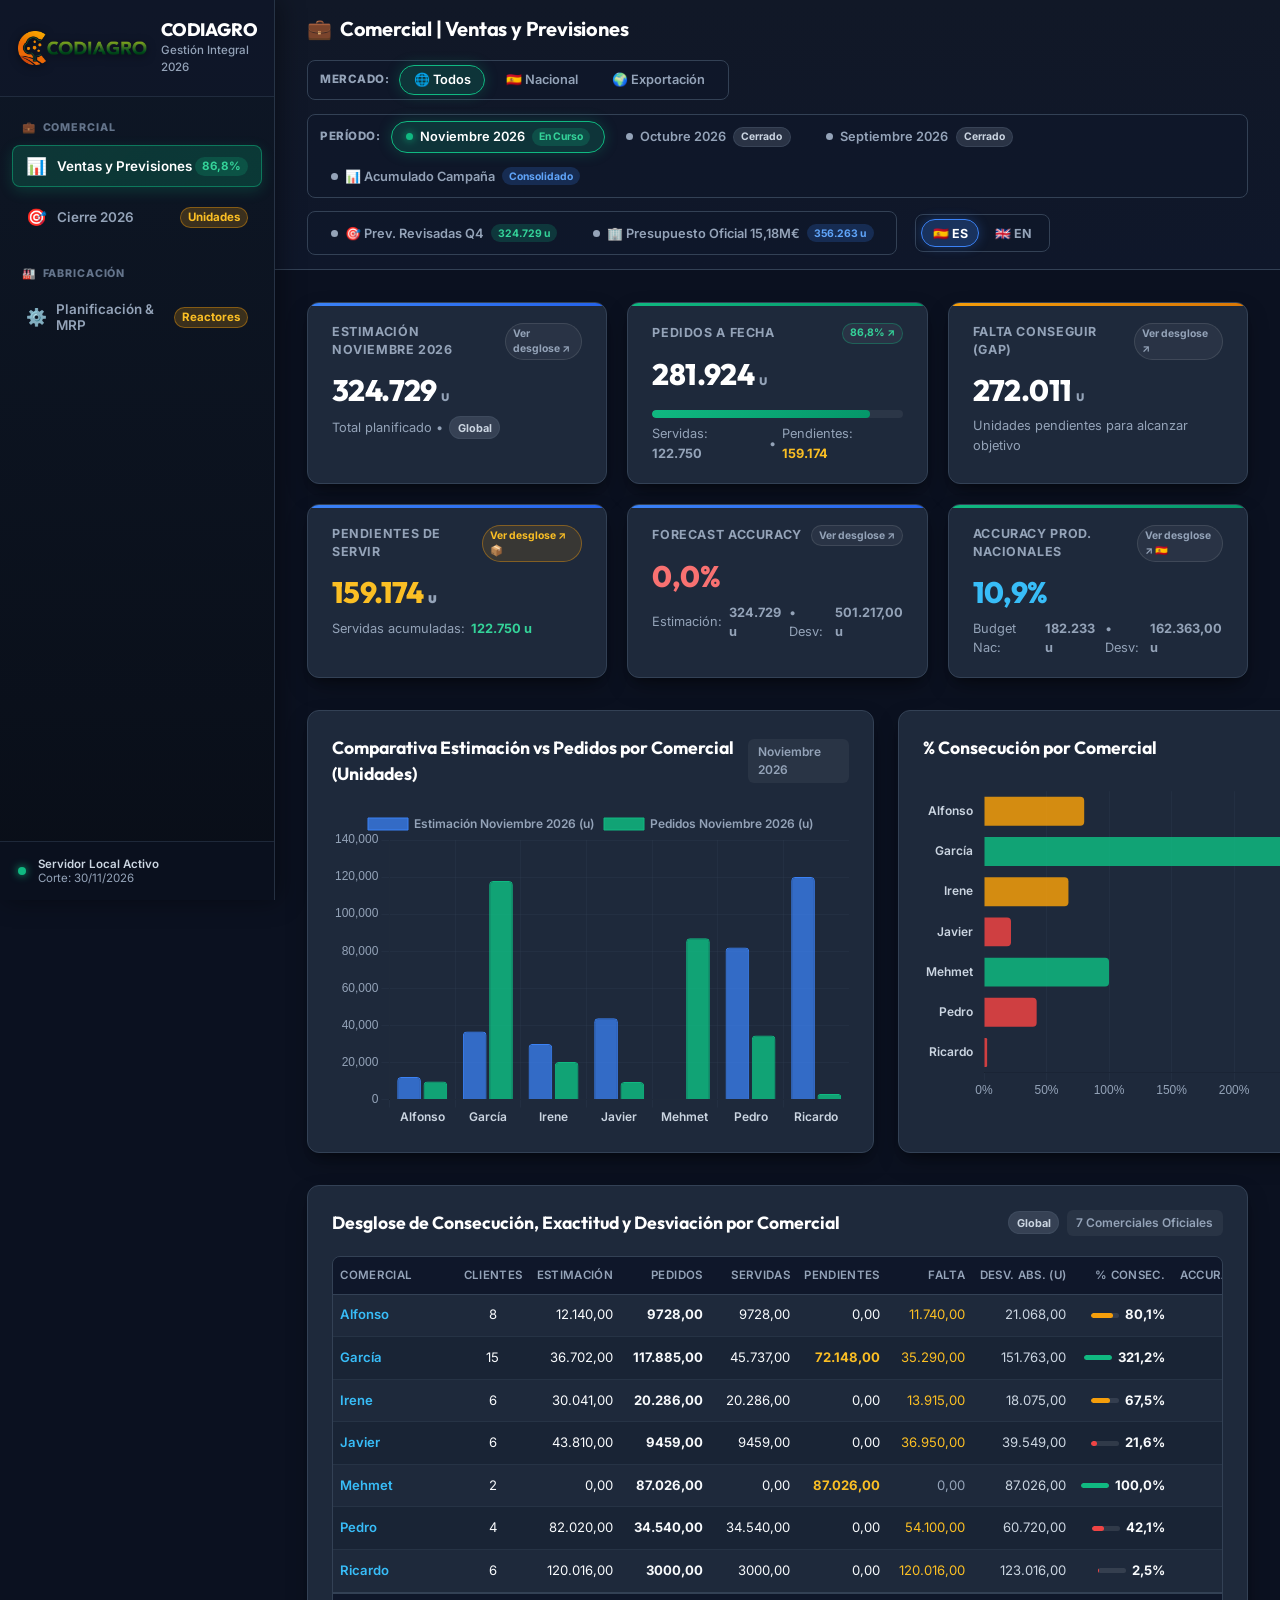
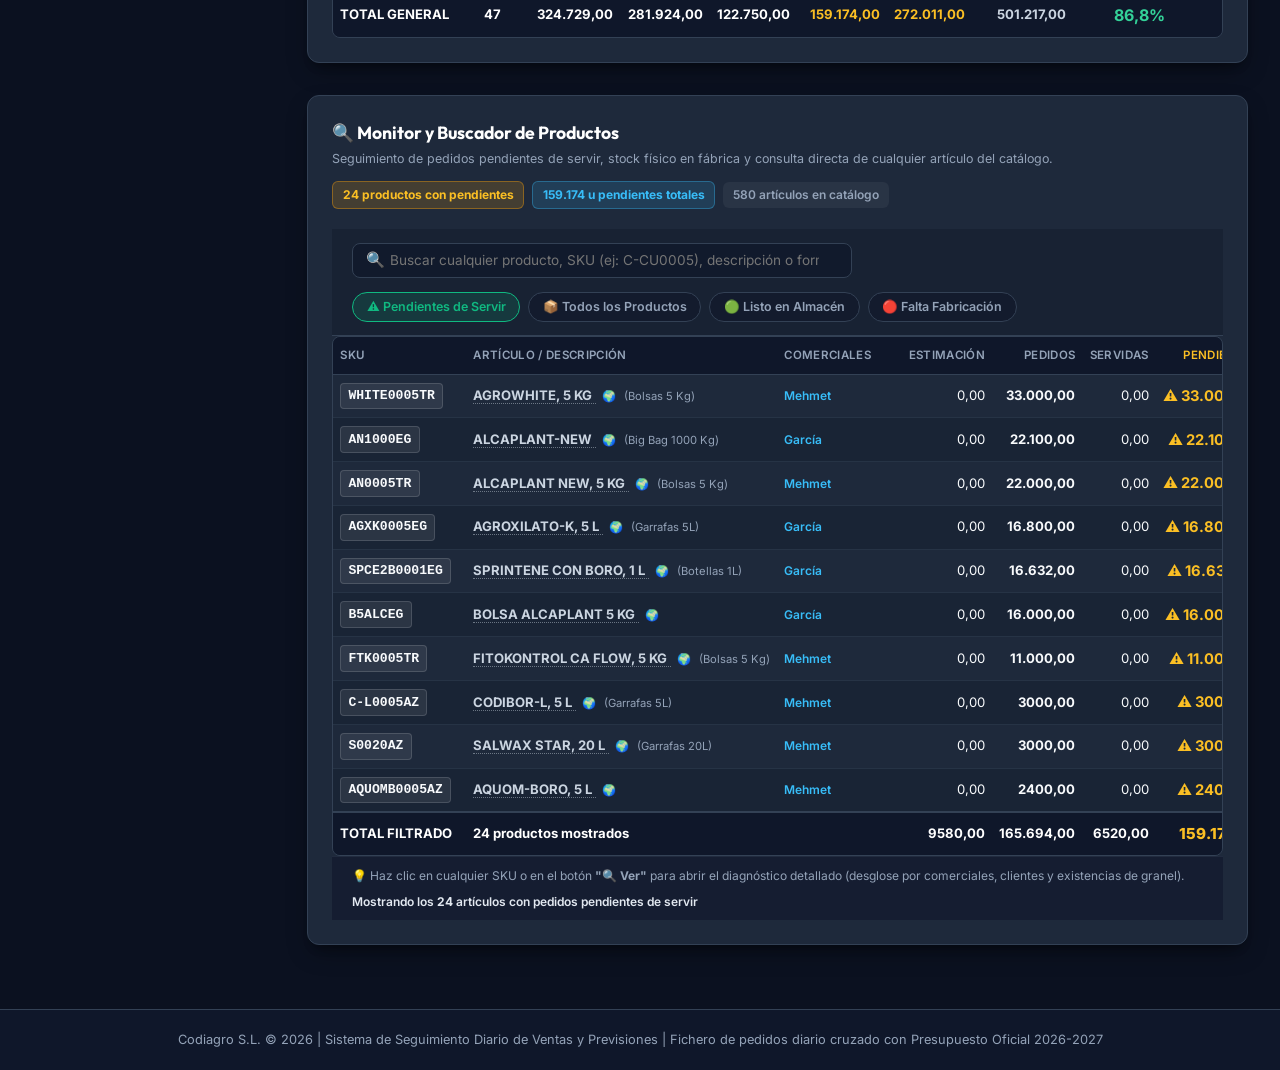
<file: index.html>
<!DOCTYPE html>
<html lang="es">
<head>
  <meta charset="utf-8">
  <meta name="viewport" content="width=device-width, initial-scale=1">
  <meta http-equiv="Cache-Control" content="no-cache, no-store, must-revalidate">
  <meta http-equiv="Pragma" content="no-cache">
  <meta http-equiv="Expires" content="0">
  <title>Estimación de Ventas | Codiagro</title>
  <link rel="preconnect" href="https://fonts.googleapis.com">
  <link rel="preconnect" href="https://fonts.gstatic.com" crossorigin>
  <link href="https://fonts.googleapis.com/css2?family=Inter:wght@400;500;600;700;800&family=Outfit:wght@500;600;700;800&display=swap" rel="stylesheet">
  <script>
    window.fmtCurr = window.fmtCurr || function(n) {
      var lang = (typeof currentLang !== 'undefined' && currentLang === 'en') ? 'en' : 'es';
      if (isNaN(n) || n === null || n === undefined) return lang === 'en' ? '€0.00' : '0,00 €';
      var loc = lang === 'en' ? 'en-US' : 'es-ES';
      var str = Number(n).toLocaleString(loc, { minimumFractionDigits: 2, maximumFractionDigits: 2 });
      return lang === 'en' ? ('€' + str) : (str + ' €');
    };
    window.fmtEur = window.fmtEur || function(n) { return window.fmtCurr(n); };
    window.fmtNum = window.fmtNum || function(n, dec) {
      dec = dec || 0;
      if (isNaN(n) || n === null || n === undefined) return '0';
      var loc = (typeof currentLang !== 'undefined' && currentLang === 'en') ? 'en-US' : 'es-ES';
      return Number(n).toLocaleString(loc, { minimumFractionDigits: dec, maximumFractionDigits: dec });
    };
    window.fmtPct = window.fmtPct || function(val) {
      var n = Number(val);
      if (isNaN(n) || val === null || val === undefined) return (typeof currentLang !== 'undefined' && currentLang === 'en') ? '0.0%' : '0,0%';
      var s = n.toFixed(1);
      return ((typeof currentLang !== 'undefined' && currentLang === 'en') ? s : s.replace('.', ',')) + '%';
    };
    var fmtCurr = window.fmtCurr;
    var fmtEur = window.fmtEur;
    var fmtNum = window.fmtNum;
    var fmtPct = window.fmtPct;
  </script>
  <script src="chart.umd.min.js"></script>
  <script>if (typeof Chart === 'undefined') { document.write('<script src="https://cdn.jsdelivr.net/npm/chart.js@4.4.1/dist/chart.umd.min.js"><\/script>'); }</script>
  <script src="exceljs.min.js"></script>
  <script>if (typeof ExcelJS === 'undefined') { document.write('<script src="https://cdn.jsdelivr.net/npm/exceljs@4.4.0/dist/exceljs.min.js"><\/script>'); }</script>
  <script src="dashboard_i18n.js?v=20261110_1000"></script>
  <script src="dashboard_data.js?v=20261110_1000"></script>
  <script src="production_planning_data.js?v=20261110_1000"></script>
  <link rel="stylesheet" href="marta_tracking.css?v=20261110_1000">
  <script src="marta_tracking_data.js?v=20261110_1000"></script>
  <script src="marta_tracking_logic.js?v=20261110_1000"></script>
  <style>
    :root {
      color-scheme: dark;
      --bg: #0b1120;
      --card-bg: #1e293b;
      --card-border: #334155;
      --ink: #f8fafc;
      --muted: #94a3b8;
      --accent: #10b981;
      --accent-gradient: linear-gradient(135deg, #10b981 0%, #059669 100%);
      --warn: #f59e0b;
      --warn-gradient: linear-gradient(135deg, #f59e0b 0%, #d97706 100%);
      --danger: #ef4444;
      --danger-gradient: linear-gradient(135deg, #ef4444 0%, #dc2626 100%);
      --info: #3b82f6;
      --info-gradient: linear-gradient(135deg, #3b82f6 0%, #2563eb 100%);
      --radius-sm: 8px;
      --radius-md: 12px;
      --radius-lg: 16px;
      --shadow: 0 10px 25px -5px rgba(0, 0, 0, 0.4), 0 8px 10px -6px rgba(0, 0, 0, 0.3);
    }

    * {
      box-sizing: border-box;
      margin: 0;
      padding: 0;
    }

    body {
      background-color: var(--bg);
      color: var(--ink);
      font-family: 'Inter', -apple-system, BlinkMacSystemFont, "Segoe UI", Roboto, sans-serif;
      min-height: 100vh;
      display: flex;
      flex-direction: column;
      line-height: 1.5;
    }

    /* HEADER */
    header {
      background: linear-gradient(180deg, #111827 0%, #0f172a 100%);
      border-bottom: 1px solid var(--card-border);
      padding: 1rem 2rem;
      position: sticky;
      top: 0;
      z-index: 100;
      backdrop-filter: blur(12px);
    }

    .header-container {
      max-width: 1700px;
      margin: 0 auto;
      display: flex;
      justify-content: space-between;
      align-items: center;
      flex-wrap: wrap;
      gap: 1rem;
    }

    .brand-section {
      display: flex;
      align-items: center;
      gap: 1.25rem;
    }

    .brand-logo {
      height: 38px;
      filter: drop-shadow(0 2px 4px rgba(0,0,0,0.5));
    }

    .brand-titles h1 {
      font-family: 'Outfit', sans-serif;
      font-size: 1.35rem;
      font-weight: 700;
      letter-spacing: -0.02em;
      color: #ffffff;
      display: flex;
      align-items: center;
      gap: 0.5rem;
    }

    .badge-live {
      background: rgba(16, 185, 129, 0.15);
      border: 1px solid rgba(16, 185, 129, 0.4);
      color: var(--accent);
      font-size: 0.7rem;
      padding: 0.2rem 0.6rem;
      border-radius: 9999px;
      font-weight: 700;
      text-transform: uppercase;
      letter-spacing: 0.05em;
    }

    .brand-titles p {
      font-size: 0.82rem;
      color: var(--muted);
      margin-top: 2px;
    }

    .header-actions {
      display: flex;
      align-items: center;
      gap: 0.85rem;
      flex-wrap: wrap;
    }

    /* SCOPE SWITCHER (NACIONAL / EXPORTACION) */
    .scope-switcher {
      display: flex;
      align-items: center;
      gap: 0.35rem;
      background: rgba(15, 23, 42, 0.7);
      padding: 0.3rem 0.5rem;
      border-radius: var(--radius-sm);
      border: 1px solid var(--card-border);
      flex-wrap: wrap;
    }

    .scope-label {
      font-size: 0.72rem;
      font-weight: 800;
      color: var(--muted);
      letter-spacing: 0.05em;
      margin-left: 0.25rem;
      margin-right: 0.25rem;
    }

    .scope-btn {
      background: transparent;
      border: 1px solid transparent;
      color: var(--muted);
      font-family: inherit;
      font-size: 0.8rem;
      font-weight: 600;
      padding: 0.38rem 0.85rem;
      border-radius: 9999px;
      cursor: pointer;
      display: inline-flex;
      align-items: center;
      gap: 0.4rem;
      transition: all 0.2s ease;
      white-space: nowrap;
    }

    .scope-btn:hover {
      color: var(--ink);
      border-color: #475569;
      background: rgba(255, 255, 255, 0.04);
    }

    .scope-btn.active {
      background: rgba(16, 185, 129, 0.18);
      border-color: var(--accent);
      color: #ffffff;
      box-shadow: 0 0 14px rgba(16, 185, 129, 0.25);
    }

    .scope-btn.active.scope-exp {
      background: rgba(59, 130, 246, 0.18);
      border-color: #3b82f6;
      color: #93c5fd;
      box-shadow: 0 0 14px rgba(59, 130, 246, 0.25);
    }

    /* PERIOD SWITCHER */
    .period-switcher {
      display: flex;
      align-items: center;
      gap: 0.4rem;
      background: rgba(15, 23, 42, 0.65);
      padding: 0.3rem 0.5rem;
      border-radius: var(--radius-sm);
      border: 1px solid var(--card-border);
      flex-wrap: wrap;
    }

    .period-label {
      font-size: 0.72rem;
      font-weight: 800;
      color: var(--muted);
      letter-spacing: 0.05em;
      margin-left: 0.25rem;
      margin-right: 0.25rem;
    }

    .period-btn {
      background: transparent;
      border: 1px solid transparent;
      color: var(--muted);
      font-family: inherit;
      font-size: 0.8rem;
      font-weight: 600;
      padding: 0.38rem 0.85rem;
      border-radius: 9999px;
      cursor: pointer;
      display: inline-flex;
      align-items: center;
      gap: 0.45rem;
      transition: all 0.2s ease;
      white-space: nowrap;
    }

    .period-btn:hover {
      color: var(--ink);
      border-color: #475569;
      background: rgba(255, 255, 255, 0.04);
    }

    .period-btn.active {
      background: rgba(16, 185, 129, 0.18);
      border-color: var(--accent);
      color: #ffffff;
      box-shadow: 0 0 14px rgba(16, 185, 129, 0.25);
    }

    .period-dot {
      width: 7px;
      height: 7px;
      border-radius: 50%;
      background: var(--muted);
      display: inline-block;
    }

    .period-dot.active {
      background: var(--accent);
      box-shadow: 0 0 8px var(--accent);
    }

    /* LANGUAGE SWITCHER */
    .lang-switcher {
      display: flex;
      align-items: center;
      gap: 0.25rem;
      background: rgba(15, 23, 42, 0.7);
      padding: 0.25rem 0.35rem;
      border-radius: var(--radius-sm);
      border: 1px solid var(--card-border);
    }

    .lang-btn {
      background: transparent;
      border: 1px solid transparent;
      color: var(--muted);
      font-family: inherit;
      font-size: 0.78rem;
      font-weight: 700;
      padding: 0.35rem 0.65rem;
      border-radius: 9999px;
      cursor: pointer;
      display: inline-flex;
      align-items: center;
      gap: 0.3rem;
      transition: all 0.2s ease;
      white-space: nowrap;
    }

    .lang-btn:hover {
      color: #ffffff;
      background: rgba(255, 255, 255, 0.05);
    }

    .lang-btn.active {
      background: rgba(59, 130, 246, 0.25);
      border-color: #3b82f6;
      color: #ffffff;
      box-shadow: 0 0 12px rgba(59, 130, 246, 0.3);
    }

    .btn-download {
      display: inline-flex;
      align-items: center;
      gap: 0.5rem;
      background: var(--accent-gradient);
      color: #ffffff;
      font-weight: 600;
      font-size: 0.85rem;
      padding: 0.55rem 1.25rem;
      border-radius: var(--radius-sm);
      text-decoration: none;
      box-shadow: 0 4px 12px rgba(16, 185, 129, 0.3);
      transition: all 0.2s ease;
      border: none;
      cursor: pointer;
    }

    .btn-download:hover {
      transform: translateY(-2px);
      box-shadow: 0 6px 16px rgba(16, 185, 129, 0.45);
    }

    /* NAVIGATION TABS */
    .tabs-wrapper {
      background: #0f172a;
      border-bottom: 1px solid var(--card-border);
      position: sticky;
      top: 73px;
      z-index: 90;
    }

    .tabs-container {
      max-width: 1700px;
      margin: 0 auto;
      display: flex;
      overflow-x: auto;
      padding: 0 2rem;
      scrollbar-width: thin;
    }

    .tab-btn {
      background: transparent;
      border: none;
      border-bottom: 3px solid transparent;
      color: var(--muted);
      font-family: inherit;
      font-size: 0.88rem;
      font-weight: 600;
      padding: 0.85rem 1.25rem;
      cursor: pointer;
      display: flex;
      align-items: center;
      gap: 0.5rem;
      white-space: nowrap;
      transition: all 0.2s ease;
    }

    .tab-btn:hover {
      color: var(--ink);
      background: rgba(255, 255, 255, 0.02);
    }

    .tab-btn.active {
      color: #ffffff;
      border-bottom-color: var(--accent);
      background: rgba(16, 185, 129, 0.08);
    }

    .tab-badge {
      font-size: 0.72rem;
      padding: 0.15rem 0.45rem;
      border-radius: 9999px;
      font-weight: 700;
    }

    .badge-success { background: rgba(16, 185, 129, 0.2); color: #34d399; }
    .badge-warning { background: rgba(245, 158, 11, 0.2); color: #fbbf24; }
    .badge-danger { background: rgba(239, 68, 68, 0.2); color: #f87171; }
    .badge-neutral { background: rgba(148, 163, 184, 0.2); color: #cbd5e1; }
    .badge-info { background: rgba(59, 130, 246, 0.2); color: #60a5fa; }

    /* MAIN CONTAINER */
    main {
      flex: 1;
      max-width: 1700px;
      width: 100%;
      margin: 0 auto;
      padding: 2rem;
    }

    /* KPI GRID */
    .kpi-grid {
      display: grid;
      grid-template-columns: repeat(auto-fit, minmax(240px, 1fr));
      gap: 1.25rem;
      margin-bottom: 2rem;
    }

    .kpi-card {
      background: var(--card-bg);
      border: 1px solid var(--card-border);
      border-radius: var(--radius-md);
      padding: 1.25rem 1.5rem;
      box-shadow: var(--shadow);
      display: flex;
      flex-direction: column;
      position: relative;
      overflow: hidden;
      transition: transform 0.22s cubic-bezier(0.16, 1, 0.3, 1), box-shadow 0.22s ease, border-color 0.22s ease;
    }

    .kpi-card.clickable {
      cursor: pointer;
      user-select: none;
    }

    .kpi-card.clickable:hover {
      transform: translateY(-3px);
      box-shadow: 0 16px 30px -4px rgba(0, 0, 0, 0.6), 0 0 0 1px rgba(16, 185, 129, 0.4);
      border-color: rgba(16, 185, 129, 0.45);
    }

    .kpi-card.clickable:active {
      transform: translateY(-1px);
    }

    .kpi-click-tag {
      font-size: 0.65rem;
      font-weight: 700;
      color: var(--muted);
      background: rgba(255, 255, 255, 0.05);
      border: 1px solid rgba(255, 255, 255, 0.1);
      padding: 0.12rem 0.42rem;
      border-radius: 9999px;
      display: inline-flex;
      align-items: center;
      gap: 0.2rem;
      transition: all 0.2s ease;
    }

    .kpi-card.clickable:hover .kpi-click-tag {
      color: #38bdf8;
      background: rgba(56, 189, 248, 0.15);
      border-color: rgba(56, 189, 248, 0.4);
    }

    .kpi-card::before {
      content: '';
      position: absolute;
      top: 0;
      left: 0;
      right: 0;
      height: 3px;
      background: var(--card-border);
    }

    .kpi-card.accent-emerald::before { background: var(--accent-gradient); }
    .kpi-card.accent-amber::before { background: var(--warn-gradient); }
    .kpi-card.accent-rose::before { background: var(--danger-gradient); }
    .kpi-card.accent-blue::before { background: var(--info-gradient); }

    .kpi-header {
      display: flex;
      justify-content: space-between;
      align-items: center;
      margin-bottom: 0.5rem;
    }

    .kpi-title {
      font-size: 0.78rem;
      font-weight: 700;
      color: var(--muted);
      text-transform: uppercase;
      letter-spacing: 0.05em;
    }

    .kpi-value {
      font-family: 'Outfit', sans-serif;
      font-size: 1.85rem;
      font-weight: 800;
      color: #ffffff;
      margin-bottom: 0.25rem;
    }

    .kpi-subtext {
      font-size: 0.8rem;
      color: var(--muted);
      display: flex;
      align-items: center;
      gap: 0.4rem;
    }

    /* PROGRESS BAR */
    .progress-bar-container {
      background: rgba(255, 255, 255, 0.06);
      border-radius: 9999px;
      height: 8px;
      overflow: hidden;
      margin-top: 0.6rem;
      width: 100%;
    }

    .progress-bar-fill {
      height: 100%;
      border-radius: 9999px;
      background: var(--accent-gradient);
      transition: width 0.6s cubic-bezier(0.16, 1, 0.3, 1);
    }

    .progress-bar-fill.amber { background: var(--warn-gradient); }
    .progress-bar-fill.rose { background: var(--danger-gradient); }

    /* CHARTS SECTION */
    .charts-grid {
      display: grid;
      grid-template-columns: 2fr 1fr;
      gap: 1.5rem;
      margin-bottom: 2rem;
    }

    @media (max-width: 1100px) {
      .charts-grid { grid-template-columns: 1fr; }
    }

    .chart-panel {
      background: var(--card-bg);
      border: 1px solid var(--card-border);
      border-radius: var(--radius-md);
      padding: 1.5rem;
      box-shadow: var(--shadow);
    }

    .panel-header {
      display: flex;
      justify-content: space-between;
      align-items: center;
      margin-bottom: 1.25rem;
    }

    .panel-title {
      font-family: 'Outfit', sans-serif;
      font-size: 1.1rem;
      font-weight: 700;
      color: #ffffff;
    }

    .panel-badge {
      font-size: 0.75rem;
      font-weight: 600;
      padding: 0.25rem 0.6rem;
      border-radius: 6px;
      background: rgba(255, 255, 255, 0.05);
      color: var(--muted);
    }

    .chart-container {
      position: relative;
      height: 320px;
      width: 100%;
    }

    /* TABLE SECTION */
    .table-panel {
      background: var(--card-bg);
      border: 1px solid var(--card-border);
      border-radius: var(--radius-md);
      padding: 1.5rem;
      box-shadow: var(--shadow);
      margin-bottom: 2rem;
    }

    .table-controls {
      display: flex;
      justify-content: space-between;
      align-items: center;
      flex-wrap: wrap;
      gap: 1rem;
      margin-bottom: 1.25rem;
    }

    .search-input {
      background: rgba(15, 23, 42, 0.7);
      border: 1px solid var(--card-border);
      color: var(--ink);
      font-family: inherit;
      font-size: 0.88rem;
      padding: 0.55rem 1rem;
      border-radius: var(--radius-sm);
      width: 320px;
      max-width: 100%;
      outline: none;
      transition: all 0.2s;
    }

    .search-input:focus {
      border-color: var(--accent);
      box-shadow: 0 0 0 3px rgba(16, 185, 129, 0.2);
    }

    .filter-pills {
      display: flex;
      gap: 0.5rem;
      flex-wrap: wrap;
    }

    .pill-btn {
      background: rgba(15, 23, 42, 0.6);
      border: 1px solid var(--card-border);
      color: var(--muted);
      font-family: inherit;
      font-size: 0.78rem;
      font-weight: 600;
      padding: 0.4rem 0.85rem;
      border-radius: 9999px;
      cursor: pointer;
      transition: all 0.2s;
    }

    .pill-btn:hover {
      color: var(--ink);
      border-color: #475569;
    }

    .pill-btn.active {
      background: rgba(16, 185, 129, 0.15);
      border-color: var(--accent);
      color: var(--accent);
    }

    .table-wrapper {
      overflow-x: auto;
      -webkit-overflow-scrolling: touch;
      border-radius: var(--radius-sm);
      border: 1px solid var(--card-border);
      width: 100%;
    }

    table {
      width: 100%;
      min-width: 980px;
      border-collapse: collapse;
      text-align: left;
      font-size: 0.82rem;
    }

    thead th {
      background: #0f172a;
      color: #94a3b8;
      font-weight: 600;
      font-size: 0.72rem;
      text-transform: uppercase;
      letter-spacing: 0.03em;
      padding: 0.6rem 0.45rem;
      border-bottom: 1px solid var(--card-border);
      white-space: nowrap;
      overflow: hidden;
      text-overflow: ellipsis;
    }

    tbody tr {
      border-bottom: 1px solid rgba(51, 65, 85, 0.4);
      transition: background 0.15s;
    }

    tbody tr:nth-child(even) {
      background: rgba(15, 23, 42, 0.3);
    }

    tbody tr:hover {
      background: rgba(16, 185, 129, 0.05);
    }

    tbody td {
      padding: 0.5rem 0.45rem;
      color: var(--ink);
      white-space: nowrap;
      overflow: hidden;
      text-overflow: ellipsis;
    }

    tfoot tr {
      background: #0f172a;
      border-top: 2px solid var(--card-border);
      font-weight: 700;
    }

    tfoot td {
      padding: 0.6rem 0.45rem;
      color: #ffffff;
      white-space: nowrap;
      overflow: hidden;
      text-overflow: ellipsis;
    }

    .text-right { text-align: right; }
    .text-center { text-align: center; }

    .tag-commercial {
      font-weight: 600;
      color: #38bdf8;
      cursor: pointer;
    }

    .tag-commercial:hover {
      text-decoration: underline;
    }

    .progress-cell {
      display: flex;
      align-items: center;
      gap: 0.4rem;
      justify-content: flex-end;
    }

    .mini-bar {
      width: 28px;
      height: 5px;
      background: rgba(255, 255, 255, 0.1);
      border-radius: 9999px;
      overflow: hidden;
      flex-shrink: 0;
    }

    .mini-bar-fill {
      height: 100%;
      border-radius: 9999px;
      background: var(--accent);
    }

    .btn-table-action {
      background: rgba(16, 185, 129, 0.12);
      border: 1px solid rgba(16, 185, 129, 0.3);
      color: var(--accent);
      padding: 0.3rem 0.7rem;
      border-radius: 6px;
      font-size: 0.78rem;
      font-weight: 600;
      cursor: pointer;
      transition: all 0.2s;
    }

    .btn-table-action:hover {
      background: var(--accent);
      color: #000000;
    }

    /* MODAL OVERLAY & CONTAINER */
    .modal-overlay {
      position: fixed;
      top: 0;
      left: 0;
      right: 0;
      bottom: 0;
      background: rgba(3, 7, 18, 0.78);
      backdrop-filter: blur(10px);
      -webkit-backdrop-filter: blur(10px);
      z-index: 1000;
      display: flex;
      align-items: center;
      justify-content: center;
      padding: 1.5rem;
      opacity: 0;
      visibility: hidden;
      transition: opacity 0.25s ease, visibility 0.25s ease;
    }

    .modal-overlay.active {
      opacity: 1;
      visibility: visible;
    }

    .modal-container {
      background: #0f172a;
      border: 1px solid #334155;
      border-radius: var(--radius-lg);
      width: 100%;
      max-width: 1350px;
      max-height: 90vh;
      display: flex;
      flex-direction: column;
      box-shadow: 0 25px 50px -12px rgba(0, 0, 0, 0.8), 0 0 0 1px rgba(255, 255, 255, 0.08);
      transform: scale(0.96) translateY(12px);
      transition: transform 0.25s cubic-bezier(0.16, 1, 0.3, 1);
      overflow: hidden;
    }

    .modal-overlay.active .modal-container {
      transform: scale(1) translateY(0);
    }

    .modal-header {
      padding: 1.15rem 1.6rem;
      background: #111827;
      border-bottom: 1px solid var(--card-border);
      display: flex;
      justify-content: space-between;
      align-items: flex-start;
      gap: 1rem;
    }

    .modal-titles h2 {
      font-family: 'Outfit', sans-serif;
      font-size: 1.28rem;
      font-weight: 700;
      color: #ffffff;
      display: flex;
      align-items: center;
      gap: 0.55rem;
    }

    .modal-subtitle {
      font-size: 0.82rem;
      color: var(--muted);
      margin-top: 0.2rem;
      display: flex;
      align-items: center;
      gap: 0.5rem;
      flex-wrap: wrap;
    }

    .modal-close-btn {
      background: rgba(255, 255, 255, 0.05);
      border: 1px solid var(--card-border);
      color: var(--muted);
      font-size: 1.35rem;
      width: 34px;
      height: 34px;
      border-radius: 8px;
      cursor: pointer;
      display: flex;
      align-items: center;
      justify-content: center;
      transition: all 0.2s;
      flex-shrink: 0;
      line-height: 1;
    }

    .modal-close-btn:hover {
      background: rgba(239, 68, 68, 0.2);
      border-color: rgba(239, 68, 68, 0.5);
      color: #ef4444;
    }

    .modal-stats-bar {
      background: rgba(15, 23, 42, 0.95);
      border-bottom: 1px solid var(--card-border);
      padding: 0.7rem 1.6rem;
      display: flex;
      align-items: center;
      justify-content: space-between;
      flex-wrap: wrap;
      gap: 0.85rem;
    }

    .modal-stat-group {
      display: flex;
      align-items: center;
      gap: 1.5rem;
      flex-wrap: wrap;
    }

    .modal-stat-item {
      display: flex;
      flex-direction: column;
    }

    .modal-stat-label {
      font-size: 0.68rem;
      text-transform: uppercase;
      color: var(--muted);
      font-weight: 700;
      letter-spacing: 0.04em;
    }

    .modal-stat-value {
      font-family: 'Outfit', sans-serif;
      font-size: 1.15rem;
      font-weight: 800;
      color: #ffffff;
    }

    .modal-controls {
      padding: 0.75rem 1.6rem;
      background: #0b1120;
      border-bottom: 1px solid var(--card-border);
      display: flex;
      align-items: center;
      justify-content: space-between;
      gap: 0.85rem;
      flex-wrap: wrap;
    }

    .modal-search {
      flex: 1;
      min-width: 250px;
    }

    .modal-search input {
      width: 100%;
      background: rgba(15, 23, 42, 0.85);
      border: 1px solid var(--card-border);
      border-radius: var(--radius-sm);
      padding: 0.45rem 0.85rem;
      color: #ffffff;
      font-family: inherit;
      font-size: 0.82rem;
      outline: none;
      transition: border-color 0.2s, box-shadow 0.2s;
    }

    .modal-search input:focus {
      border-color: var(--accent);
      box-shadow: 0 0 0 2px rgba(16, 185, 129, 0.25);
    }

    .modal-body {
      flex: 1;
      overflow-y: auto;
      padding: 0;
      max-height: 56vh;
    }

    .modal-table {
      width: 100%;
      min-width: 950px;
      border-collapse: collapse;
      font-size: 0.81rem;
    }

    .modal-table thead th {
      position: sticky;
      top: 0;
      background: #111827;
      z-index: 10;
      box-shadow: 0 1px 0 var(--card-border);
    }

    .metric-highlight {
      font-weight: 800;
      padding: 0.15rem 0.45rem;
      border-radius: 4px;
    }

    .metric-amber {
      background: rgba(245, 158, 11, 0.16);
      color: #fbbf24;
      border: 1px solid rgba(245, 158, 11, 0.35);
    }

    .metric-emerald {
      background: rgba(16, 185, 129, 0.16);
      color: #34d399;
      border: 1px solid rgba(16, 185, 129, 0.35);
    }

    .metric-blue {
      background: rgba(59, 130, 246, 0.16);
      color: #60a5fa;
      border: 1px solid rgba(59, 130, 246, 0.35);
    }

    /* FOOTER */
    footer {
      background: #0f172a;
      border-top: 1px solid var(--card-border);
      padding: 1.25rem 2rem;
      text-align: center;
      font-size: 0.8rem;
      color: var(--muted);
      margin-top: auto;
    }

    /* ESTILOS PARA PRODUCTOS CLICABLES Y MODAL DE DIAGNÓSTICO */
    .sku-clickable-tag {
      font-family: monospace;
      background: rgba(255, 255, 255, 0.08);
      padding: 0.16rem 0.45rem;
      border-radius: 4px;
      font-weight: 700;
      color: #f8fafc;
      cursor: pointer;
      display: inline-flex;
      align-items: center;
      gap: 0.35rem;
      border: 1px solid rgba(255, 255, 255, 0.14);
      transition: all 0.2s ease;
    }
    .sku-clickable-tag:hover {
      background: rgba(56, 189, 248, 0.22);
      color: #38bdf8;
      border-color: rgba(56, 189, 248, 0.5);
      transform: translateY(-1px);
      box-shadow: 0 2px 8px rgba(56, 189, 248, 0.25);
    }
    .product-clickable-link {
      color: #cbd5e1;
      cursor: pointer;
      border-bottom: 1px dotted rgba(203, 213, 225, 0.45);
      transition: all 0.2s ease;
    }
    .product-clickable-link:hover {
      color: #38bdf8;
      border-bottom-color: #38bdf8;
    }
    .diag-cause-badge {
      display: inline-flex;
      align-items: center;
      gap: 0.35rem;
      font-size: 0.72rem;
      font-weight: 700;
      padding: 0.22rem 0.6rem;
      border-radius: 999px;
      white-space: nowrap;
    }
    .diag-cause-badge.cause-warehouse {
      background: rgba(16, 185, 129, 0.18);
      color: #34d399;
      border: 1px solid rgba(16, 185, 129, 0.4);
    }
    .diag-cause-badge.cause-unforeseen {
      background: rgba(245, 158, 11, 0.2);
      color: #fbbf24;
      border: 1px solid rgba(245, 158, 11, 0.45);
    }
    .diag-cause-badge.cause-short-forecast {
      background: rgba(249, 115, 22, 0.2);
      color: #fb923c;
      border: 1px solid rgba(249, 115, 22, 0.45);
    }
    .diag-cause-badge.cause-packaging {
      background: rgba(168, 85, 247, 0.2);
      color: #c084fc;
      border: 1px solid rgba(168, 85, 247, 0.45);
    }
    .diag-cause-badge.cause-plant {
      background: rgba(239, 68, 68, 0.2);
      color: #f87171;
      border: 1px solid rgba(239, 68, 68, 0.45);
    }
    .diag-cause-badge.cause-served {
      background: rgba(16, 185, 129, 0.12);
      color: #a7f3d0;
      border: 1px solid rgba(16, 185, 129, 0.25);
    }

    /* RESPONSIVE MOBILE STYLES */
    @media (max-width: 768px) {
      header {
        padding: 0.75rem 1rem;
      }
      .brand-titles h1 {
        font-size: 1.08rem;
      }
      .header-actions {
        width: 100%;
        justify-content: flex-start;
      }
      .scope-switcher,
      .period-switcher,
      .lang-switcher {
        overflow-x: auto;
        flex-wrap: nowrap;
        -webkit-overflow-scrolling: touch;
        padding-bottom: 0.25rem;
      }
      .modal-overlay {
        padding: 0.5rem;
      }
      .modal-container {
        max-height: 94vh;
      }
      .modal-body {
        max-height: 50vh;
      }
      .modal-header,
      .modal-stats-bar,
      .modal-controls {
        padding: 0.75rem 1rem;
      }
      .tabs-wrapper {
        top: 0;
      }
      .tabs-container {
        padding: 0 0.5rem;
      }
      .tab-btn {
        padding: 0.65rem 0.85rem;
        font-size: 0.8rem;
      }
      main {
        padding: 1rem 0.75rem;
      }
      .kpi-grid {
        grid-template-columns: 1fr;
        gap: 0.75rem;
      }
      .charts-grid {
        grid-template-columns: 1fr;
      }
      .table-panel {
        padding: 1rem 0.75rem;
      }
      .search-input {
        width: 100%;
      }
      .filter-pills {
        overflow-x: auto;
        flex-wrap: nowrap;
        padding-bottom: 0.4rem;
        -webkit-overflow-scrolling: touch;
      }
    }

    /* ====================================================
       MRP / PLANIFICACIÓN DE LA PRODUCCIÓN ESTILOS
       ==================================================== */
    .tab-btn-mrp {
      border: 1px solid rgba(245, 158, 11, 0.4) !important;
      background: linear-gradient(180deg, rgba(245, 158, 11, 0.08) 0%, rgba(30, 41, 59, 0.6) 100%) !important;
    }
    .tab-btn-mrp:hover {
      border-color: rgba(245, 158, 11, 0.8) !important;
      box-shadow: 0 0 15px rgba(245, 158, 11, 0.25);
    }
    .tab-btn-mrp.active {
      border-color: #f59e0b !important;
      background: linear-gradient(180deg, rgba(245, 158, 11, 0.25) 0%, rgba(30, 41, 59, 0.95) 100%) !important;
      color: #fbbf24 !important;
      box-shadow: 0 4px 20px rgba(245, 158, 11, 0.3);
    }

    .mrp-section {
      display: flex;
      flex-direction: column;
      gap: 1.5rem;
      animation: fadeIn 0.3s ease;
    }

    .mrp-control-card {
      background: linear-gradient(135deg, rgba(30, 41, 59, 0.95) 0%, rgba(15, 23, 42, 0.95) 100%);
      border: 1px solid rgba(51, 65, 85, 0.8);
      border-radius: var(--radius-lg);
      padding: 1.5rem 1.75rem;
      box-shadow: var(--shadow);
      display: flex;
      flex-direction: column;
      gap: 1.25rem;
    }

    .mrp-control-header {
      display: flex;
      justify-content: space-between;
      align-items: center;
      flex-wrap: wrap;
      gap: 1rem;
      border-bottom: 1px solid rgba(51, 65, 85, 0.6);
      padding-bottom: 1rem;
    }

    .mrp-control-title {
      display: flex;
      align-items: center;
      gap: 0.75rem;
    }
    .mrp-control-title h2 {
      font-size: 1.3rem;
      font-weight: 700;
      color: #f8fafc;
      letter-spacing: -0.02em;
    }
    .mrp-control-title p {
      font-size: 0.85rem;
      color: var(--muted);
      margin-top: 0.2rem;
    }

    .mrp-presets-row {
      display: flex;
      align-items: center;
      flex-wrap: wrap;
      gap: 0.5rem;
    }
    .mrp-preset-btn {
      padding: 0.45rem 0.9rem;
      border-radius: 9999px;
      font-size: 0.82rem;
      font-weight: 600;
      background: rgba(51, 65, 85, 0.4);
      color: #cbd5e1;
      border: 1px solid rgba(71, 85, 105, 0.6);
      cursor: pointer;
      transition: all 0.2s ease;
      display: inline-flex;
      align-items: center;
      gap: 0.4rem;
    }
    .mrp-preset-btn:hover {
      background: rgba(71, 85, 105, 0.7);
      color: #fff;
      border-color: #94a3b8;
      transform: translateY(-1px);
    }
    .mrp-preset-btn.active {
      background: linear-gradient(135deg, rgba(245, 158, 11, 0.25) 0%, rgba(217, 119, 6, 0.35) 100%);
      color: #fbbf24;
      border-color: #f59e0b;
      box-shadow: 0 0 14px rgba(245, 158, 11, 0.35);
    }
    .mrp-preset-btn.highlight {
      border-color: #f59e0b;
    }

    .mrp-month-selector {
      display: flex;
      flex-direction: column;
      gap: 0.65rem;
    }
    .mrp-month-header {
      display: flex;
      justify-content: space-between;
      align-items: center;
      font-size: 0.78rem;
      text-transform: uppercase;
      letter-spacing: 0.05em;
      color: var(--muted);
      font-weight: 600;
    }
    .mrp-month-grid {
      display: flex;
      flex-wrap: wrap;
      gap: 0.5rem;
    }
    .month-chip {
      padding: 0.45rem 0.85rem;
      border-radius: var(--radius-sm);
      font-size: 0.82rem;
      font-weight: 500;
      background: rgba(15, 23, 42, 0.7);
      color: #94a3b8;
      border: 1px solid rgba(51, 65, 85, 0.8);
      cursor: pointer;
      transition: all 0.15s ease;
      display: inline-flex;
      align-items: center;
      gap: 0.4rem;
      user-select: none;
    }
    .month-chip:hover {
      background: rgba(30, 41, 59, 0.9);
      color: #f8fafc;
      border-color: #64748b;
    }
    .month-chip.active {
      background: linear-gradient(135deg, rgba(16, 185, 129, 0.2) 0%, rgba(5, 150, 105, 0.28) 100%);
      color: #34d399;
      border-color: #10b981;
      font-weight: 600;
      box-shadow: 0 0 12px rgba(16, 185, 129, 0.25);
    }
    .month-chip .chip-check {
      display: none;
      font-size: 0.75rem;
    }
    .month-chip.active .chip-check {
      display: inline-block;
    }

    .mrp-kpi-grid {
      display: grid;
      grid-template-columns: repeat(auto-fit, minmax(200px, 1fr));
      gap: 1rem;
    }

    .mrp-kpi-card {
      background: var(--card-bg);
      border: 1px solid var(--card-border);
      border-radius: var(--radius-md);
      padding: 1.25rem 1.5rem;
      display: flex;
      flex-direction: column;
      gap: 0.4rem;
      position: relative;
      overflow: hidden;
    }
    .mrp-kpi-card::before {
      content: '';
      position: absolute;
      top: 0;
      left: 0;
      bottom: 0;
      width: 4px;
      background: var(--card-border);
    }
    .mrp-kpi-card.urgent::before { background: var(--danger-gradient); }
    .mrp-kpi-card.warning::before { background: var(--warn-gradient); }
    .mrp-kpi-card.stock::before { background: var(--info-gradient); }
    .mrp-kpi-card.forecast::before { background: linear-gradient(135deg, #a855f7 0%, #7e22ce 100%); }
    .mrp-kpi-card.success::before { background: var(--accent-gradient); }

    .mrp-toolbar {
      display: flex;
      justify-content: space-between;
      align-items: center;
      flex-wrap: wrap;
      gap: 1rem;
      background: rgba(30, 41, 59, 0.7);
      border: 1px solid var(--card-border);
      border-radius: var(--radius-md);
      padding: 0.85rem 1.25rem;
    }
    .mrp-toolbar-left, .mrp-toolbar-right {
      display: flex;
      align-items: center;
      flex-wrap: wrap;
      gap: 0.75rem;
    }

    .coverage-pill {
      display: inline-flex;
      align-items: center;
      gap: 0.4rem;
      padding: 0.25rem 0.55rem;
      border-radius: 9999px;
      font-size: 0.75rem;
      font-weight: 700;
    }
    .coverage-crit {
      background: rgba(239, 68, 68, 0.15);
      color: #f87171;
      border: 1px solid rgba(239, 68, 68, 0.3);
    }
    .coverage-warn {
      background: rgba(245, 158, 11, 0.15);
      color: #fbbf24;
      border: 1px solid rgba(245, 158, 11, 0.3);
    }
    .coverage-ok {
      background: rgba(16, 185, 129, 0.15);
      color: #34d399;
      border: 1px solid rgba(16, 185, 129, 0.3);
    }

    .coverage-bar-track {
      width: 50px;
      height: 6px;
      background: rgba(51, 65, 85, 0.6);
      border-radius: 9999px;
      overflow: hidden;
      display: inline-block;
      vertical-align: middle;
      margin-left: 0.4rem;
    }
    .coverage-bar-fill {
      height: 100%;
      border-radius: 9999px;
    }

  
    /* ====================================================
       LAYOUT CON MENÚ LATERAL IZQUIERDO (SIDEBAR)
       ==================================================== */
    .app-layout {
      display: flex;
      min-height: 100vh;
      width: 100%;
      background-color: var(--bg);
    }

    .app-sidebar {
      width: 275px;
      min-width: 275px;
      background: linear-gradient(180deg, #0e1726 0%, #090e18 100%);
      border-right: 1px solid rgba(51, 65, 85, 0.7);
      display: flex;
      flex-direction: column;
      position: sticky;
      top: 0;
      height: 100vh;
      overflow-y: auto;
      z-index: 150;
      scrollbar-width: thin;
      box-shadow: 4px 0 24px rgba(0, 0, 0, 0.4);
    }

    .sidebar-brand {
      padding: 1.25rem 1.15rem;
      display: flex;
      align-items: center;
      gap: 0.85rem;
      border-bottom: 1px solid rgba(51, 65, 85, 0.5);
      background: rgba(15, 23, 42, 0.6);
    }

    .sidebar-logo {
      height: 34px;
      filter: drop-shadow(0 2px 4px rgba(0,0,0,0.5));
    }

    .sidebar-brand-text {
      display: flex;
      flex-direction: column;
    }

    .sidebar-title {
      font-family: 'Outfit', sans-serif;
      font-size: 1.12rem;
      font-weight: 800;
      color: #ffffff;
      letter-spacing: -0.01em;
      line-height: 1.1;
    }

    .sidebar-subtitle {
      font-size: 0.72rem;
      color: var(--muted);
      margin-top: 2px;
      font-weight: 500;
    }

    .sidebar-nav {
      padding: 1.1rem 0.75rem;
      display: flex;
      flex-direction: column;
      gap: 1.35rem;
      flex: 1;
    }

    .nav-group {
      display: flex;
      flex-direction: column;
      gap: 0.25rem;
    }

    .nav-group-header {
      font-size: 0.67rem;
      font-weight: 800;
      text-transform: uppercase;
      letter-spacing: 0.08em;
      color: #64748b;
      padding: 0.35rem 0.65rem 0.3rem;
      display: flex;
      align-items: center;
      gap: 0.4rem;
    }

    .nav-item-btn {
      display: flex;
      align-items: center;
      justify-content: space-between;
      width: 100%;
      padding: 0.62rem 0.8rem;
      border-radius: var(--radius-sm);
      background: transparent;
      border: 1px solid transparent;
      color: #94a3b8;
      font-family: inherit;
      font-size: 0.84rem;
      font-weight: 600;
      cursor: pointer;
      transition: all 0.2s cubic-bezier(0.16, 1, 0.3, 1);
      text-align: left;
    }

    .nav-item-btn:hover {
      background: rgba(255, 255, 255, 0.04);
      color: #f8fafc;
      border-color: rgba(51, 65, 85, 0.5);
      transform: translateX(2px);
    }

    .nav-item-btn.active {
      background: linear-gradient(135deg, rgba(16, 185, 129, 0.2) 0%, rgba(5, 150, 105, 0.28) 100%);
      color: #ffffff;
      border-color: rgba(16, 185, 129, 0.5);
      box-shadow: 0 4px 14px rgba(16, 185, 129, 0.2);
    }

    .nav-item-btn.nav-mrp.active {
      background: linear-gradient(135deg, rgba(245, 158, 11, 0.22) 0%, rgba(217, 119, 6, 0.32) 100%);
      border-color: rgba(245, 158, 11, 0.6);
      color: #fbbf24;
      box-shadow: 0 4px 14px rgba(245, 158, 11, 0.25);
    }


    .nav-item-left {
      display: flex;
      align-items: center;
      gap: 0.55rem;
    }

    .nav-item-icon {
      font-size: 1.05rem;
      width: 22px;
      display: inline-flex;
      justify-content: center;
    }

    .nav-sublist {
      display: flex;
      flex-direction: column;
      gap: 0.15rem;
      margin-left: 1.15rem;
      padding-left: 0.65rem;
      border-left: 1px dashed rgba(51, 65, 85, 0.7);
      margin-top: 0.2rem;
      margin-bottom: 0.4rem;
    }

    .nav-subitem-btn {
      display: flex;
      align-items: center;
      justify-content: space-between;
      width: 100%;
      padding: 0.42rem 0.6rem;
      border-radius: 6px;
      background: transparent;
      border: 1px solid transparent;
      color: #94a3b8;
      font-family: inherit;
      font-size: 0.79rem;
      font-weight: 500;
      cursor: pointer;
      transition: all 0.15s ease;
    }

    .nav-subitem-btn:hover {
      color: #f8fafc;
      background: rgba(255, 255, 255, 0.03);
      transform: translateX(2px);
    }

    .nav-subitem-btn.active {
      color: #34d399;
      font-weight: 700;
      background: rgba(16, 185, 129, 0.14);
      border-color: rgba(16, 185, 129, 0.35);
    }

    .sidebar-footer {
      padding: 0.9rem 1.15rem;
      border-top: 1px solid rgba(51, 65, 85, 0.5);
      background: rgba(11, 17, 32, 0.8);
      display: flex;
      align-items: center;
      gap: 0.75rem;
    }

    .sidebar-dot {
      width: 8px;
      height: 8px;
      border-radius: 50%;
      background: #10b981;
      box-shadow: 0 0 8px #10b981;
      animation: pulseDot 2s infinite;
    }

    .sidebar-footer-text {
      display: flex;
      flex-direction: column;
      font-size: 0.72rem;
      color: var(--muted);
      line-height: 1.25;
    }

    .sidebar-footer-text strong {
      color: #cbd5e1;
      font-weight: 600;
    }

    /* CONTENEDOR PRINCIPAL DERECHO */
    .app-main-wrapper {
      flex: 1;
      display: flex;
      flex-direction: column;
      min-width: 0;
      background-color: var(--bg);
    }

    .app-topbar {
      background: linear-gradient(180deg, #111827 0%, #0f172a 100%);
      border-bottom: 1px solid var(--card-border);
      padding: 0.85rem 2rem;
      position: sticky;
      top: 0;
      z-index: 100;
      backdrop-filter: blur(12px);
      display: flex;
      justify-content: space-between;
      align-items: center;
      flex-wrap: wrap;
      gap: 1rem;
    }

    .topbar-title-section {
      display: flex;
      align-items: center;
      gap: 0.75rem;
    }

    .topbar-heading {
      font-family: 'Outfit', sans-serif;
      font-size: 1.25rem;
      font-weight: 700;
      letter-spacing: -0.01em;
      color: #ffffff;
      display: flex;
      align-items: center;
      gap: 0.5rem;
    }

    @media (max-width: 900px) {
      .app-layout { flex-direction: column; }
      .app-sidebar { width: 100%; height: auto; position: static; }
      .app-topbar { padding: 0.75rem 1rem; }
    }

</style>
</head>
<body>

    <div class="app-layout">
    <!-- BARRA LATERAL IZQUIERDA (SIDEBAR DE NAVEGACIÓN) -->
    <aside class="app-sidebar" id="appSidebar">
      <!-- BRAND / LOGO CODIAGRO -->
      <div class="sidebar-brand">
        <img src="codiagro_logo.png" alt="Codiagro" class="sidebar-logo">
        <div class="sidebar-brand-text">
          <span class="sidebar-title">CODIAGRO</span>
          <span class="sidebar-subtitle" id="sidebarSubtitle">Gestión Integral 2026</span>
        </div>
      </div>

      <!-- MENÚ ORGANIZADO EN 3 REUNIONES / MÓDULOS -->
      <nav class="sidebar-nav">
        
        <!-- MÓDULO 1: COMERCIAL -->
        <div class="nav-group">
          <div class="nav-group-header">
            <span>💼</span>
            <span id="navHeaderComercial">COMERCIAL</span>
          </div>
          <button class="nav-item-btn active" id="navBtnResumen" onclick="switchTab('resumen')">
            <div class="nav-item-left">
              <span class="nav-item-icon">📊</span>
              <span id="navTextResumen">Ventas y Previsiones</span>
            </div>
            <span class="tab-badge badge-success" id="tabBadgeResumen">128.4%</span>
          </button>
          <button class="nav-item-btn" id="navBtnTrackingMarta" onclick="switchTab('tracking_marta')" style="margin-top:0.3rem;">
            <div class="nav-item-left">
              <span class="nav-item-icon">🎯</span>
              <span id="navTextTrackingMarta">Cierre 2026</span>
            </div>
            <span class="tab-badge" id="tabBadgeTrackingMarta" style="background:rgba(245,158,11,0.2);color:#fbbf24;border:1px solid rgba(245,158,11,0.4);">Unidades</span>
          </button>
        </div>

        <!-- MÓDULO 2: FABRICACIÓN -->
        <div class="nav-group">
          <div class="nav-group-header">
            <span>🏭</span>
            <span id="navHeaderProduccion">FABRICACIÓN</span>
          </div>
          <button class="nav-item-btn nav-mrp" id="navBtnProduccion" onclick="switchTab('produccion')">
            <div class="nav-item-left">
              <span class="nav-item-icon">⚙️</span>
              <span id="navTextProduccion">Planificación & MRP</span>
            </div>
            <span class="tab-badge" id="tabBadgeProduccion" style="background:rgba(245,158,11,0.2);color:#fbbf24;border:1px solid rgba(245,158,11,0.4);">Reactores</span>
          </button>
        </div>

      </nav>

      <!-- SIDEBAR FOOTER -->
      <div class="sidebar-footer">
        <div class="sidebar-dot"></div>
        <div class="sidebar-footer-text">
          <strong id="sidebarFooterStatus">Servidor Local Activo</strong>
          <span id="sidebarCorteDate">Corte: 02/11/2026</span>
        </div>
      </div>
    </aside>

    <!-- ÁREA DE CONTENIDO DERECHA -->
    <div class="app-main-wrapper">
      <!-- TOPBAR FIJA CON SELECTORES DE ÁMBITO, PERÍODO E IDIOMA -->
      <header class="app-topbar">
        <div class="topbar-title-section">
          <h1 class="topbar-heading" id="topbarTitle">
            <span id="topbarIcon">💼</span>
            <span id="topbarText">Comercial | Ventas y Previsiones</span>
          </h1>
        </div>

        <div class="header-actions">
          <!-- AMBITO SELECTOR (NACIONAL / EXPORTACION) -->
          <div class="scope-switcher" id="scopeSwitcher">
            <span class="scope-label" id="scopeLabel">MERCADO:</span>
            <button class="scope-btn active" id="sbtn-ALL" onclick="setScope('ALL')">
              <span id="sbtn-ALL-text">🌐 Todos</span>
            </button>
            <button class="scope-btn" id="sbtn-NACIONAL" onclick="setScope('NACIONAL')">
              <span id="sbtn-NACIONAL-text">🇪🇸 Nacional</span>
            </button>
            <button class="scope-btn" id="sbtn-EXPORTACION" onclick="setScope('EXPORTACION')">
              <span id="sbtn-EXPORTACION-text">🌍 Exportación</span>
            </button>
          </div>

          <!-- PERIOD SELECTOR -->
          <div class="period-switcher" id="periodSwitcher">
            <span class="period-label" id="periodLabel">PERÍODO:</span>
            <button class="period-btn active" id="pbtn-2026-11" onclick="switchPeriod('2026-11')">
              <span class="period-dot active"></span>
              <span id="pbtn-2026-11-text">Noviembre 2026</span>
              <span class="tab-badge badge-success" id="pbtn-2026-11-badge" style="font-size:0.65rem">En Curso</span>
            </button>
            <button class="period-btn" id="pbtn-2026-10" onclick="switchPeriod('2026-10')">
              <span class="period-dot"></span>
              <span id="pbtn-2026-10-text">Octubre 2026</span>
              <span class="tab-badge badge-neutral" id="pbtn-2026-10-badge" style="font-size:0.65rem">Cerrado</span>
            </button>
            <button class="period-btn" id="pbtn-2026-09" onclick="switchPeriod('2026-09')">
              <span class="period-dot"></span>
              <span id="pbtn-2026-09-text">Septiembre 2026</span>
              <span class="tab-badge badge-neutral" id="pbtn-2026-09-badge" style="font-size:0.65rem">Cerrado</span>
            </button>
            <button class="period-btn" id="pbtn-acumulado" onclick="switchPeriod('acumulado')">
              <span class="period-dot"></span>
              <span id="pbtn-acumulado-text">📊 Acumulado Campaña</span>
              <span class="tab-badge badge-info" id="pbtn-acumulado-badge" style="font-size:0.65rem">Consolidado</span>
            </button>
          </div>

          <!-- SCENARIO SWITCHER (Previsiones Revisadas Q4 vs Presupuesto Oficial) -->
          <div class="period-switcher" id="scenarioSwitcher" style="margin-right:0.25rem;">
            <button class="period-btn active" id="btnScenarioRevisado" onclick="switchScenario('revisado')" title="Previsiones Q4 actualizadas por los comerciales (324.729 u en Nov / 1.095.819 u en Q4)">
              <span class="period-dot active"></span>
              <span id="txtScenarioRevisado">🎯 Prev. Revisadas Q4</span>
              <span class="tab-badge badge-success" style="font-size:0.65rem">324.729 u</span>
            </button>
            <button class="period-btn" id="btnScenarioOficial" onclick="switchScenario('oficial')" title="Presupuesto Anual Oficial Codiagro 2026 (15,18M€, 356.263 u en Nov)">
              <span class="period-dot"></span>
              <span id="txtScenarioOficial">🏢 Presupuesto Oficial 15,18M€</span>
              <span class="tab-badge badge-info" style="font-size:0.65rem">356.263 u</span>
            </button>
          </div>

          <!-- LANGUAGE SWITCHER (ES / EN) -->
          <div class="lang-switcher" id="langSwitcher" title="Idioma / Language">
            <button class="lang-btn active" id="lbtn-es" onclick="setLanguage('es')">
              <span>🇪🇸 ES</span>
            </button>
            <button class="lang-btn" id="lbtn-en" onclick="setLanguage('en')">
              <span>🇬🇧 EN</span>
            </button>
          </div>
        </div>
      </header>

<main id="appContent">
    <div style="text-align:center; padding: 4rem; color: var(--muted)">
      Cargando datos de previsión y pedidos...
    </div>
  </main>
    </div><!-- .app-main-wrapper -->
  </div><!-- .app-layout -->

  <!-- MODAL OVERLAY FOR KPI DRILLDOWN & SKUs -->
  <div class="modal-overlay" id="kpiModalOverlay" onclick="handleModalOverlayClick(event)">
    <div class="modal-container" role="dialog" aria-modal="true">
      <div class="modal-header">
        <div class="modal-titles">
          <h2>
            <span id="modalKpiIcon">📦</span>
            <span id="modalKpiTitle">Desglose de SKUs Pendientes de Servir</span>
          </h2>
          <div class="modal-subtitle" id="modalKpiSubtitle">
            <span>Octubre 2026</span> &bull; <span>Todos los Comerciales</span>
          </div>
        </div>
        <button class="modal-close-btn" onclick="closeKpiModal()" title="Cerrar ventana (Esc)">&times;</button>
      </div>

      <div class="modal-stats-bar">
        <div class="modal-stat-group">
          <div class="modal-stat-item">
            <span class="modal-stat-label" id="modalStatLabelMetric">Métrica Filtrada</span>
            <span class="modal-stat-value" id="modalStatPrimary" style="color:#fbbf24">0 u</span>
          </div>
          <div class="modal-stat-item">
            <span class="modal-stat-label" id="modalStatLabelSkus">SKUs Únicos</span>
            <span class="modal-stat-value" id="modalStatCount">0 SKUs</span>
          </div>
          <div class="modal-stat-item">
            <span class="modal-stat-label" id="modalStatLabelComs">Comerciales</span>
            <span class="modal-stat-value" id="modalStatClients">0</span>
          </div>
          <div class="modal-stat-item">
            <span class="modal-stat-label" id="modalStatLabelAmount">Importe Asociado</span>
            <span class="modal-stat-value" id="modalStatImporte" style="color:#34d399">0,00 €</span>
          </div>
        </div>
        <button class="btn-table-action" onclick="exportModalCsv()" style="display:inline-flex; align-items:center; gap:0.4rem; padding:0.45rem 0.9rem; font-weight:700">
          <span>📥</span> <span id="modalBtnExportText">Descargar Excel / CSV</span>
        </button>
      </div>

      <div class="modal-controls">
        <div class="modal-search">
          <input type="text" id="modalSearchInput" placeholder="Buscar por código SKU, descripción o comercial en tiempo real..." oninput="handleModalSearch(this.value)">
        </div>
        <div style="display:flex; align-items:center; gap:0.6rem; flex-wrap:wrap;">
          <div class="scope-switcher" style="padding:0.2rem 0.4rem;">
            <span class="scope-label" id="modalScopeLabel" style="font-size:0.68rem">MERCADO:</span>
            <button class="scope-btn" id="modal-sbtn-ALL" onclick="setModalScope('ALL')">🌐 Todos</button>
            <button class="scope-btn" id="modal-sbtn-NACIONAL" onclick="setModalScope('NACIONAL')">🇪🇸 Nac</button>
            <button class="scope-btn" id="modal-sbtn-EXPORTACION" onclick="setModalScope('EXPORTACION')">🌍 Exp</button>
          </div>
          <select id="modalCommercialSelect" class="search-input" style="padding:0.45rem 0.8rem; width:auto; border-radius:var(--radius-sm); background:rgba(15,23,42,0.9); color:#fff; border:1px solid var(--card-border); font-size:0.8rem" onchange="handleModalCommercialChange(this.value)">
            <option value="ALL" id="modalSelAllComsOption">👤 Todos los comerciales</option>
            <option value="Alfonso">Alfonso</option>
            <option value="García">García</option>
            <option value="Irene">Irene</option>
            <option value="Javier">Javier</option>
            <option value="Mehmet">Mehmet</option>
            <option value="Pedro">Pedro</option>
            <option value="Ricardo">Ricardo</option>
          </select>
        </div>
      </div>

      <div class="modal-body">
        <div class="table-wrapper" style="border:none; border-radius:0;">
          <table class="modal-table">
            <thead>
              <tr>
                <th style="width:11%" id="modalThSku">SKU</th>
                <th style="width:25%" id="modalThItem">Artículo / Descripción</th>
                <th style="width:8%" class="text-center" id="modalThScope">Ámbito</th>
                <th style="width:10%" class="text-right" id="modalThMetric">Pendientes (u)</th>
                <th style="width:8%" class="text-right" id="modalThPedidos">Pedidos (u)</th>
                <th style="width:8%" class="text-right" id="modalThServidas">Servidas (u)</th>
                <th style="width:8%" class="text-right" id="modalThEstimacion">Estimación (u)</th>
                <th style="width:7%" class="text-right" id="modalThConsec">% Consec.</th>
                <th style="width:8%" class="text-right" id="modalThRevenue">Importe (€)</th>
                <th style="width:7%" class="text-center" id="modalThComs">Comerciales</th>
              </tr>
            </thead>
            <tbody id="modalTableBody">
              <!-- Rendered dynamic lines -->
            </tbody>
            <tfoot id="modalTableFoot">
              <!-- Rendered totals -->
            </tfoot>
          </table>
        </div>
      </div>
    </div>
  </div>

  <!-- MODAL EVOLUCIÓN MENSUAL Y AGOTAMIENTO SKU (MRP) -->
  <div class="modal-overlay" id="mrpSkuModal" style="z-index:1050;" onclick="if(event.target===this) closeProdSkuModal()">
    <div class="modal-container" role="dialog" aria-modal="true" style="max-width:1050px;">
      <div class="modal-header">
        <div class="modal-titles">
          <h2>
            <span>🏭</span>
            <span id="mrpModalSkuName">AN0020 - ALCAPLANT NEW 20KG</span>
          </h2>
          <div class="modal-subtitle" id="mrpModalSub">
            Trayectoria de demanda a 15 meses (Oct 2026 - Dic 2027) y proyección de agotamiento
          </div>
        </div>
        <button class="modal-close-btn" onclick="closeProdSkuModal()" title="Cerrar ventana (Esc)">&times;</button>
      </div>

      <div class="modal-content-area" id="mrpModalBody" style="padding:1.5rem; display:flex; flex-direction:column; gap:1.25rem;">
        <!-- Dynamic content injected by JavaScript -->
      </div>

      <div class="modal-footer-bar" style="padding:1rem 1.5rem; display:flex; justify-content:space-between; align-items:center; border-top:1px solid var(--card-border); background:rgba(15,23,42,0.6);">
        <span id="mrpModalFooterSummary" style="font-size:0.85rem; color:var(--muted);"></span>
        <button class="btn btn-secondary" onclick="closeProdSkuModal()" style="padding:0.45rem 1.25rem; border-radius:var(--radius-sm); cursor:pointer; background:rgba(51,65,85,0.6); color:#fff; border:1px solid #475569; font-weight:600;">Cerrar</button>
      </div>
    </div>
  </div>

  <!-- MODAL DE DIAGNÓSTICO DE MOTIVO DE PENDIENTES Y STOCK POR PRODUCTO -->
  <div class="modal-overlay" id="productDiagnosticModal" style="z-index:1060;" onclick="handleDiagnosticOverlayClick(event)">
    <div class="modal-container" role="dialog" aria-modal="true" style="max-width:1050px; width:95%;">
      <div class="modal-header">
        <div class="modal-titles">
          <h2>
            <span>🔍</span>
            <span id="diagModalTitle">Diagnóstico de Producto & Stock</span>
          </h2>
          <div class="modal-subtitle" id="diagModalSubtitle">
            <span>Octubre 2026</span> &bull; <span>Desglose por Comercial y Motivo</span>
          </div>
        </div>
        <button class="modal-close-btn" onclick="closeProductDiagnosticModal()" title="Cerrar ventana (Esc)">&times;</button>
      </div>

      <div class="modal-body" style="padding:1.25rem 1.5rem; max-height:calc(85vh - 120px); overflow-y:auto; display:flex; flex-direction:column; gap:1.25rem;">
        <!-- Top Metrics Cards -->
        <div id="diagKpiGrid" class="kpi-grid" style="grid-template-columns: repeat(auto-fit, minmax(135px, 1fr)); gap: 0.75rem; margin-bottom: 0;">
          <!-- Injected via JS -->
        </div>

        <!-- Main Diagnostic Alert Banner -->
        <div id="diagMainBanner">
          <!-- Injected via JS -->
        </div>

        <!-- Table of Breakdown by Commercial -->
        <div class="table-panel" style="margin: 0; background: rgba(15, 23, 42, 0.45); border: 1px solid var(--card-border);">
          <div class="panel-header" style="padding: 0.75rem 1rem;">
            <div class="panel-title" style="font-size: 0.95rem; display:flex; align-items:center; gap:0.5rem;">
              <span>👥</span>
              <span>Desglose por Comercial, Clientes y Unidades</span>
            </div>
            <span id="diagCommercialsCountBadge" class="panel-badge">1 comercial</span>
          </div>

          <div class="table-wrapper" style="border:none;">
            <table>
              <thead>
                <tr>
                  <th style="width: 14%;">Comercial</th>
                  <th style="width: 25%;">Detalle Clientes</th>
                  <th class="text-right" style="width: 9%;">Previsión</th>
                  <th class="text-right" style="width: 9%;">Pedidos</th>
                  <th class="text-right" style="width: 8%;">Servidas</th>
                  <th class="text-right" style="width: 9%;">Pendientes</th>
                  <th style="width: 26%;">Motivo / Diagnóstico</th>
                </tr>
              </thead>
              <tbody id="diagTableBody">
                <!-- Injected via JS -->
              </tbody>
              <tfoot id="diagTableFoot">
                <!-- Injected via JS -->
              </tfoot>
            </table>
          </div>
        </div>
      </div>

      <div class="modal-footer-bar" style="padding:0.85rem 1.5rem; display:flex; justify-content:space-between; align-items:center; border-top:1px solid var(--card-border); background:rgba(15,23,42,0.6);">
        <span id="diagFooterSummary" style="font-size:0.82rem; color:var(--muted);"></span>
        <button class="btn btn-secondary" onclick="closeProductDiagnosticModal()" style="padding:0.45rem 1.25rem; border-radius:var(--radius-sm); cursor:pointer; background:rgba(51,65,85,0.6); color:#fff; border:1px solid #475569; font-weight:600;">Cerrar</button>
      </div>
    </div>
  </div>

  <!-- FOOTER -->
  <footer>
    <span id="footerText">Codiagro S.L. &copy; 2026 | Sistema de Seguimiento Diario de Ventas y Previsiones | Fichero de pedidos diario cruzado con Presupuesto Oficial 2026-2027</span>
  </footer>

  <script>
    let allPeriodsData = null;
    let currentPeriod = null; // Inicializado dinámicamente según default_period de los datos
    let appData = null;
    let currentTab = 'resumen';
    let currentFilter = 'ALL';
    let currentScope = 'ALL'; // 'ALL' | 'NACIONAL' | 'EXPORTACION'
    let searchQuery = '';

    // Modal drilldown state
    let modalKpiType = 'pendientes';
    let modalCommercial = 'ALL';
    let modalScope = 'ALL';
    let modalSearchQuery = '';

    let currentLang = 'es';
    try {
      const savedLang = localStorage.getItem('codiagro_lang');
      if (savedLang === 'en' || savedLang === 'es') currentLang = savedLang;
    } catch (e) {}
    window.currentLang = currentLang;

    const TRANSLATIONS = {
      es: {
        app_title: "Estimación de ventas",
        badge_live: "En Tiempo Real",
        badge_closed: "Mes Cerrado",
        badge_consolidated: "Consolidado",
        subtitle_prefix: "Seguimiento Diario de Previsión vs Pedidos a Fecha",
        period_label: "PERÍODO:",
        market_label: "MERCADO:",
        all_markets: "🌐 Todos",
        domestic_market: "🇪🇸 Nacional",
        export_market: "🌍 Exportación",
        in_progress: "En Curso",
        closed: "Cerrado",
        period_nov: "Noviembre 2026",
        period_oct: "Octubre 2026",
        period_sep: "Septiembre 2026",
        period_accum: "📊 Acumulado Campaña",
        tab_resumen: "Resumen General",

        kpi_budget_title: "Estimación",
        kpi_budget_hint: "Click para ver desglose de todos los SKUs con presupuesto planificado",
        kpi_breakdown: "Ver desglose ↗",
        kpi_total_planned: "Total planificado",
        kpi_orders_title: "Pedidos a Fecha",
        kpi_orders_hint: "Click para ver desglose de todos los SKUs con pedidos recibidos",
        kpi_delivered: "Servidas",
        kpi_pending: "Pendientes",
        kpi_gap_title: "Falta Conseguir (Gap)",
        kpi_gap_hint: "Click para ver SKUs con brecha pendiente de cubrir",
        kpi_gap_subtext_pending: "Unidades pendientes para alcanzar objetivo",
        kpi_gap_subtext_covered: "Objetivo 100% cubierto",
        kpi_pending_title: "Pendientes de Servir",
        kpi_pending_hint: "Click para ver desglose completo de todos los SKUs pendientes de servir",
        kpi_cum_delivered: "Servidas acumuladas",
        kpi_accuracy_title: "Forecast Accuracy",
        kpi_accuracy_hint: "Click para ver SKUs ordenados por mayor desviación de previsión",
        kpi_accuracy_nac_title: "Accuracy Prod. Nacionales",
        kpi_accuracy_nac_hint: "Click para ver desglose exclusivo de productos nacionales",
        kpi_volume_served: "Volumen Servido",
        kpi_volume_served_hint: "Click para ver desglose de SKUs con unidades servidas",
        kpi_of_ordered: "solicitadas",
        
        chart_comparison_title: "Comparativa Estimación vs Pedidos por Comercial (Unidades)",
        chart_achievement_title: "% Consecución por Comercial",
        chart_target_100: "Objetivo: 100%",

        table_rep_title: "Desglose de Consecución, Exactitud y Desviación por Comercial",
        table_rep_badge: "7 Comerciales Oficiales",
        th_sales_rep: "Comercial",
        th_clients: "Clientes",
        th_estimate: "Estimación",
        th_orders: "Pedidos",
        th_delivered: "Servidas",
        th_pending: "Pendientes",
        th_gap: "Falta",
        th_abs_dev: "Desv. Abs. (u)",
        th_consec_pct: "% Consec.",
        th_global_acc: "Accuracy Global",
        th_nac_acc: "Accuracy Nac.",
        th_status: "Estado",
        th_view: "Ver",
        btn_view_details: "Ver Detalle →",
        status_exceeded: "SUPERADO",
        status_on_track: "EN CURSO",
        status_lagging: "REZAGADO",
        status_no_orders: "SIN PEDIDO",
        status_extra: "EXTRA ESTIMACIÓN",
        total_general: "TOTAL GENERAL",
        total_national: "TOTAL NACIONAL",
        total_export: "TOTAL EXPORTACIÓN",
        
        obj_assigned_to: "Objetivo asignado a",
        portfolio_accuracy: "Accuracy Cartera",
        exclusive_export_warning: "opera exclusivamente en Mercado de Exportación",
        exclusive_nac_warning: "opera exclusivamente en Mercado Nacional",
        view_market: "Ver Mercado",
        view_full_portfolio: "Ver Cartera Completa",
        search_placeholder_com: "Buscar por cliente, SKU o producto...",
        filter_all: "Todos",
        filter_superado: "Superados",
        filter_en_curso: "En Curso",
        filter_rezagado: "Rezagados",
        filter_sin_pedido: "Sin Pedido",
        filter_extra: "Extra Estimación",
        filter_nac: "Nacionales",
        filter_exp: "Exportación",
        subtotal_label: "SUBTOTAL",
        th_client: "Cliente",
        th_sku: "SKU",
        th_article: "Artículo",
        th_accuracy: "Accuracy",
        lines_combinations: "combinaciones cliente-artículo",
        lines_filtered: "partidas filtradas",

        modal_stat_metric: "Métrica Filtrada",
        modal_stat_skus: "SKUs Únicos",
        modal_stat_coms: "Comerciales",
        modal_stat_amount: "Importe Asociado",
        modal_btn_export: "Descargar Excel / CSV",
        modal_search_ph: "Buscar por código SKU, descripción o comercial en tiempo real...",
        modal_sel_all_coms: "👤 Todos los comerciales",
        modal_th_item: "Artículo / Descripción",
        modal_th_scope: "Ámbito",
        modal_th_revenue: "Importe (€)",
        modal_th_coms: "Comerciales",
        modal_total_consolidated: "TOTAL CONSOLIDADO",
        modal_title_pendientes: "Desglose Consolidado de SKUs Pendientes de Servir",
        modal_title_budget: "Desglose Consolidado por SKU con Presupuesto / Estimación",
        modal_title_pedidos: "Desglose Consolidado por SKU con Pedidos Registrados",
        modal_title_servidas: "Desglose Consolidado por SKU con Unidades Servidas",
        modal_title_gap: "Desglose Consolidado por SKU con Brecha de Presupuesto (Gap)",
        modal_title_desv: "Desglose Consolidado por SKU de Desviación Absoluta",
        modal_title_acc_nac: "Desglose de SKUs Nacionales (Sin Siglas País)",
        modal_th_pendientes: "Pendientes (u)",
        modal_th_pedidos: "Pedidos (u)",
        modal_th_servidas: "Servidas (u)",
        modal_th_budget: "Estimación (u)",
        modal_th_gap: "Gap / Falta (u)",
        modal_th_desv: "Desv. Abs. (u)",
        modal_empty_oct: "¡Excelente servicio en Octubre 2026!",
        modal_empty_oct_desc: "No constan pedidos pendientes de servir en Octubre 2026: todos los pedidos procesados hasta la fecha de corte ya han sido completamente servidos.",
        modal_btn_goto_sep: "👉 Ver 35.774 u Pendientes en Septiembre 2026",
        modal_btn_goto_accum: "Ver Acumulado Sep + Oct",
        
        footer_text: "Codiagro S.L. © 2026 | Sistema de Seguimiento Diario de Ventas y Previsiones | Fichero de pedidos diario cruzado con Presupuesto Oficial 2026-2027",

        tab_produccion: "🏭 Planificación Producción",
        mrp_title: "Planificación de la Producción y Necesidades de Fabricación (MRP)",
        mrp_subtitle: "Balance dinámico de Stock Real de Almacén, Pedidos en Cartera y Previsiones Mensuales",
        mrp_time_horizon: "HORIZONTE TEMPORAL:",
        mrp_custom_months: "SELECTOR LIBRE DE MESES:",
        mrp_selected_count: "meses seleccionados",
        mrp_active_range: "Ventana activa:",
        
        mrp_preset_n: "N (Nov 26)",
        mrp_preset_n1: "N+1 (Nov-Dic)",
        mrp_preset_n2: "N+2 (Nov-Dic-Ene 27)",
        mrp_preset_n5: "N+5 (Nov 26 - Abr 27)",
        mrp_preset_rest_2026: "Resto 2026 (Nov-Dic)",
        mrp_preset_q1_2027: "Q1 2027 (Ene-Mar)",
        mrp_preset_h1_2027: "1er Semestre 2027",
        mrp_preset_all_2027: "Todo 2027 (12 meses)",
        mrp_preset_all_15: "Todo el Horizonte (15 meses)",
        mrp_preset_custom: "Personalizado",

        mrp_kpi_to_produce: "Falta Fabricar (Uds)",
        mrp_kpi_to_produce_sub: "Déficit neto para cubrir la demanda del periodo",
        mrp_kpi_stock: "Stock Total Almacén",
        mrp_kpi_stock_sub: "Unidades físicas disponibles en almacén",
        mrp_kpi_forecast: "Previsión Demanda",
        mrp_kpi_forecast_sub: "Suma de los meses seleccionados",
        mrp_kpi_pending: "Pedidos Pendientes",
        mrp_kpi_pending_sub: "En cola de entrega inmediata",
        mrp_kpi_critical: "SKUs en Rotura / Urgente",
        mrp_kpi_critical_sub: "Cobertura < 25% o stock insuficiente",
        mrp_kpi_covered: "SKUs Cubiertos",
        mrp_kpi_covered_sub: "Cobertura ≥ 100% de la demanda",
        mrp_kpi_nomover: "Stock NoMover (>6 Meses)",
        mrp_kpi_nomover_sub: "Sin venta prevista en los próximos 6 meses (> Mar 27)",
        mrp_kpi_slowmover: "Stock SlowMover (3 a 6 Meses)",
        mrp_kpi_slowmover_sub: "Venta prevista entre mes 3 y 6 (Ene-Mar 27)",
        mrp_kpi_fastmover: "Stock Alta Rotación (0 a 3 Meses)",
        mrp_kpi_fastmover_sub: "Consumo previsto en próximo trimestre (Oct-Dic 26)",

        mrp_rot_all: "Todos",
        mrp_rot_nomover: "🔴 NoMovers",
        mrp_rot_slowmover: "🟡 SlowMovers",
        mrp_rot_both: "⚡ Ambos (NoMover + SlowMover)",
        mrp_rot_fastmover: "🟢 Solo Alta Rotación N+2",

        mrp_badge_nomover: "🔴 NoMover",
        mrp_badge_slowmover: "🟡 SlowMover",
        mrp_badge_fastmover: "⚡ Alta Rotación",
        mrp_tooltip_nomover: "Stock sobrante tras cubrir los próximos 6 meses (Oct 26 - Mar 27)",
        mrp_tooltip_slowmover: "Stock que se prevé vender entre el mes 3 y el mes 6 (Ene - Mar 27)",
        mrp_tooltip_fastmover: "Stock que se prevé consumir en los próximos 3 meses (Oct - Dic 26)",
        mrp_modal_rotation_title: "Análisis de Rotación de Stock (Criterio 3M / 6M):",

        mrp_view_base: "📦 Por Envase / Planta",
        mrp_view_detail: "🌍 Detallado por Destino",
        mrp_status_all: "Todos los Estados",
        mrp_status_critical: "🔴 Falta Fabricar / Rotura",
        mrp_status_warning: "🟡 Programar Lote",
        mrp_status_covered: "🟢 Cubierto",
        mrp_btn_export: "📥 Exportar Orden de Fabricación (Excel)",
        mrp_search_ph: "Buscar por SKU, producto, envase o país...",

        mrp_th_sku: "SKU / Código",
        mrp_th_product: "Producto y Envase",
        mrp_th_scope: "Mercado",
        mrp_th_stock: "Stock Actual",
        mrp_th_pending: "Pendientes",
        mrp_th_forecast: "Previsión",
        mrp_th_demand: "Demanda Total",
        mrp_th_balance: "Balance Neto",
        mrp_th_shortage: "Falta Fabricar",
        mrp_th_coverage: "Cobertura",
        mrp_th_depletion: "Agotamiento",
        mrp_th_action: "Estado / Acción",
        mrp_th_detail: "Evolución",

        mrp_depleted_immediate: "🚨 Inmediato",
        mrp_depleted_covered_15m: "🛡️ Cubierto 15M",
        mrp_format_all: "Todos los Formatos",
        mrp_format_20l: "🛢️ Garrafas 20L/Kg",
        mrp_format_small: "🧴 Envases 1L / 5L",
        mrp_format_bulk: "🏭 Granel (200L/1.000L)",
        mrp_format_solids: "🌾 Sólidos (KG)",
        mrp_format_liquids: "💧 Líquidos (L)",
        mrp_batch_label: "LOTE MÍNIMO (MOQ):",
        mrp_batch_none: "Exacto (Sin lote)",
        mrp_batch_250: "Lote 250 u",
        mrp_batch_500: "Lote 500 u",
        mrp_batch_1000: "Lote 1.000 u",
        mrp_batch_2500: "Lote 2.500 u",
        mrp_kpi_batches: "Total Lotes Sugeridos",
        mrp_kpi_batches_sub: "Baches de reactor a programar",
        mrp_kpi_sug_produce: "Fabricación Sugerida",
        mrp_kpi_sug_produce_sub: "Ajustada a múltiplos de lote mínimo",
        mrp_kpi_format_title: "Desglose por Formato de Envase",

        mrp_action_critical: "Fabricación Urgente",
        mrp_action_warning: "Programar Lote",
        mrp_action_covered: "Stock Suficiente",
        mrp_modal_title: "Evolución Mensual y Balance Proyectado de Stock",
        mrp_modal_subtitle: "Trayectoria de demanda a 15 meses (Oct 2026 - Dic 2027) y proyección de agotamiento",
        mrp_modal_depleted_in: "Agotamiento estimado en:",
        mrp_modal_never_depleted: "Stock cubre todo el horizonte analizado",
        mrp_modal_th_month: "Mes",
        mrp_modal_th_forecast: "Previsión Mes (u)",
        mrp_modal_th_cum_demand: "Demanda Acumulada",
        mrp_modal_th_proj_stock: "Stock Proyectado",
        mrp_modal_destinations: "Desglose por Destinos y Clientes:",

        sidebar_subtitle: "Gestión Integral 2026",
        nav_header_comercial: "COMERCIAL",
        nav_text_resumen: "Ventas y Previsiones",
        nav_text_marta: "Cierre 2026",
        badge_units: "Unidades",
        badge_euros: "Euros",
        nav_header_produccion: "FABRICACIÓN",
        nav_text_produccion: "Planificación & MRP",
        badge_reactors: "Reactores",
        sidebar_footer_status: "Servidor Local Activo",
        sidebar_cutoff_prefix: "Corte: ",
        topbar_resumen: "Comercial | Ventas y Previsiones",
        topbar_marta_prefix: "Comercial | Cierre 2026 & Termómetro Q4",
        topbar_produccion: "Fabricación | Planificación & MRP",
        topbar_commercial_prefix: "Comercial | Detalle: "

      },
      en: {
        app_title: "Sales Estimation",
        badge_live: "Real Time",
        badge_closed: "Closed Month",
        badge_consolidated: "Consolidated",
        subtitle_prefix: "Daily Forecast vs Orders Tracking as of",
        period_label: "PERIOD:",
        market_label: "MARKET:",
        all_markets: "🌐 All",
        domestic_market: "🇪🇸 Domestic",
        export_market: "🌍 Export",
        in_progress: "In Progress",
        closed: "Closed",
        period_nov: "November 2026",
        period_oct: "October 2026",
        period_sep: "September 2026",
        period_accum: "📊 Cumulative Season",
        tab_resumen: "Executive Summary",

        kpi_budget_title: "Forecast",
        kpi_budget_hint: "Click to view breakdown of all SKUs with planned budget",
        kpi_breakdown: "View breakdown ↗",
        kpi_total_planned: "Total planned",
        kpi_orders_title: "Orders to Date",
        kpi_orders_hint: "Click to view breakdown of all SKUs with logged orders",
        kpi_delivered: "Delivered",
        kpi_pending: "Pending",
        kpi_gap_title: "Target Gap",
        kpi_gap_hint: "Click to view SKUs with remaining gap",
        kpi_gap_subtext_pending: "Remaining units to reach target",
        kpi_gap_subtext_covered: "100% Target achieved",
        kpi_pending_title: "Pending Shipments",
        kpi_pending_hint: "Click to view complete breakdown of all pending SKUs",
        kpi_cum_delivered: "Cumulative delivered",
        kpi_accuracy_title: "Forecast Accuracy",
        kpi_accuracy_hint: "Click to view SKUs ordered by highest forecast variance",
        kpi_accuracy_nac_title: "Domestic Prod. Accuracy",
        kpi_accuracy_nac_hint: "Click to view exclusive breakdown of domestic products",
        kpi_volume_served: "Delivered Volume",
        kpi_volume_served_hint: "Click to view breakdown of SKUs with delivered units",
        kpi_of_ordered: "ordered",
        
        chart_comparison_title: "Sales Rep Comparison: Forecast vs Orders (Units)",
        chart_achievement_title: "% Achievement by Sales Rep",
        chart_target_100: "Target: 100%",

        table_rep_title: "Breakdown of Achievement, Accuracy and Variance by Sales Rep",
        table_rep_badge: "7 Official Sales Reps",
        th_sales_rep: "Sales Rep",
        th_clients: "Accounts",
        th_estimate: "Forecast",
        th_orders: "Orders",
        th_delivered: "Delivered",
        th_pending: "Pending",
        th_gap: "Gap",
        th_abs_dev: "Abs. Dev. (u)",
        th_consec_pct: "% Ach.",
        th_global_acc: "Overall Accuracy",
        th_nac_acc: "Domestic Acc.",
        th_status: "Status",
        th_view: "View",
        btn_view_details: "View Details →",
        status_exceeded: "EXCEEDED",
        status_on_track: "ON TRACK",
        status_lagging: "LAGGING",
        status_no_orders: "NO ORDERS",
        status_extra: "UNPLANNED ORDERS",
        total_general: "CONSOLIDATED TOTAL",
        total_national: "DOMESTIC TOTAL",
        total_export: "EXPORT TOTAL",
        
        obj_assigned_to: "Target assigned to",
        portfolio_accuracy: "Portfolio Accuracy",
        exclusive_export_warning: "operates exclusively in Export Market",
        exclusive_nac_warning: "operates exclusively in Domestic Market",
        view_market: "View Market",
        view_full_portfolio: "View Full Portfolio",
        search_placeholder_com: "Search by account, SKU or product...",
        filter_all: "All",
        filter_superado: "Exceeded",
        filter_en_curso: "On Track",
        filter_rezagado: "Lagging",
        filter_sin_pedido: "No Orders",
        filter_extra: "Unplanned Orders",
        filter_nac: "Domestic",
        filter_exp: "Export",
        subtotal_label: "SUBTOTAL",
        th_client: "Account",
        th_sku: "SKU",
        th_article: "Product Item",
        th_accuracy: "Accuracy",
        lines_combinations: "account-item combinations",
        lines_filtered: "filtered lines",

        modal_stat_metric: "Filtered Metric",
        modal_stat_skus: "Unique SKUs",
        modal_stat_coms: "Sales Reps",
        modal_stat_amount: "Associated Revenue",
        modal_btn_export: "Download Excel / CSV",
        modal_search_ph: "Search by SKU, description or sales rep in real time...",
        modal_sel_all_coms: "👤 All Sales Reps",
        modal_th_item: "Item / Description",
        modal_th_scope: "Scope",
        modal_th_revenue: "Revenue (€)",
        modal_th_coms: "Sales Reps",
        modal_total_consolidated: "CONSOLIDATED TOTAL",
        modal_title_pendientes: "Consolidated Breakdown of Pending Shipments by SKU",
        modal_title_budget: "Consolidated SKU Breakdown with Budget / Forecast",
        modal_title_pedidos: "Consolidated SKU Breakdown with Logged Orders",
        modal_title_servidas: "Consolidated SKU Breakdown with Delivered Units",
        modal_title_gap: "Consolidated SKU Breakdown with Budget Gap",
        modal_title_desv: "Consolidated SKU Breakdown of Absolute Deviation",
        modal_title_acc_nac: "Breakdown of Domestic SKUs (No Country Code)",
        modal_th_pendientes: "Pending (u)",
        modal_th_pedidos: "Orders (u)",
        modal_th_servidas: "Delivered (u)",
        modal_th_budget: "Forecast (u)",
        modal_th_gap: "Gap (u)",
        modal_th_desv: "Abs. Dev. (u)",
        modal_empty_oct: "Outstanding fulfillment in October 2026!",
        modal_empty_oct_desc: "There are no pending shipments in October 2026: all orders received as of the cut-off date have already been fully delivered.",
        modal_btn_goto_sep: "👉 View 35,774 u Pending in September 2026",
        modal_btn_goto_accum: "View Cumulative Sep + Oct",
        
        footer_text: "Codiagro S.L. © 2026 | Daily Sales & Forecast Tracking System | Daily order file reconciled with Official 2026-2027 Budget",

        tab_produccion: "🏭 Production Planning",
        mrp_title: "Production Planning & Manufacturing Requirements (MRP)",
        mrp_subtitle: "Dynamic balance of Real Warehouse Stock, Pending Orders, and Monthly Forecasts",
        mrp_time_horizon: "TIME HORIZON:",
        mrp_custom_months: "CUSTOM MONTH SELECTOR:",
        mrp_selected_count: "months selected",
        mrp_active_range: "Active window:",
        
        mrp_preset_n: "N (Nov 26)",
        mrp_preset_n1: "N+1 (Nov-Dec)",
        mrp_preset_n2: "N+2 (Nov-Dec-Jan 27)",
        mrp_preset_n5: "N+5 (Nov 26 - Apr 27)",
        mrp_preset_rest_2026: "Remainder 2026 (Nov-Dec)",
        mrp_preset_q1_2027: "Q1 2027 (Jan-Mar)",
        mrp_preset_h1_2027: "H1 2027 (Jan-Jun)",
        mrp_preset_all_2027: "Full 2027 (12 months)",
        mrp_preset_all_15: "Full Horizon (15 months)",
        mrp_preset_custom: "Custom Range",

        mrp_kpi_to_produce: "To Manufacture (Units)",
        mrp_kpi_to_produce_sub: "Net deficit to fulfill selected period demand",
        mrp_kpi_stock: "Total Warehouse Stock",
        mrp_kpi_stock_sub: "Physical units available in warehouse",
        mrp_kpi_forecast: "Forecast Demand",
        mrp_kpi_forecast_sub: "Sum of selected forecast months",
        mrp_kpi_pending: "Pending Orders",
        mrp_kpi_pending_sub: "Orders awaiting shipment",
        mrp_kpi_critical: "Urgent / Out of Stock",
        mrp_kpi_critical_sub: "Coverage < 25% or immediate shortage",
        mrp_kpi_covered: "Fully Covered SKUs",
        mrp_kpi_covered_sub: "Coverage ≥ 100% of demand",
        mrp_kpi_nomover: "NoMover Stock (>6 Months)",
        mrp_kpi_nomover_sub: "No sales expected in next 6 months (> Mar 27)",
        mrp_kpi_slowmover: "SlowMover Stock (3-6 Months)",
        mrp_kpi_slowmover_sub: "Sales expected between month 3 and 6 (Jan-Mar 27)",
        mrp_kpi_fastmover: "FastMover Stock (0-3 Months)",
        mrp_kpi_fastmover_sub: "Consumption expected within next quarter (Oct-Dec 26)",

        mrp_rot_all: "All",
        mrp_rot_nomover: "🔴 NoMovers",
        mrp_rot_slowmover: "🟡 SlowMovers",
        mrp_rot_both: "⚡ Both (NoMover + SlowMover)",
        mrp_rot_fastmover: "🟢 Fast Movers N+2",

        mrp_badge_nomover: "🔴 NoMover",
        mrp_badge_slowmover: "🟡 SlowMover",
        mrp_badge_fastmover: "⚡ Fast Mover",
        mrp_tooltip_nomover: "Surplus stock after covering next 6 months (Oct 26 - Mar 27)",
        mrp_tooltip_slowmover: "Stock expected to be sold between month 3 and 6 (Jan - Mar 27)",
        mrp_tooltip_fastmover: "Stock expected to be consumed in next 3 months (Oct - Dec 26)",
        mrp_modal_rotation_title: "Stock Turnover Classification (3M / 6M criteria):",

        mrp_view_base: "📦 By Package / Plant",
        mrp_view_detail: "🌍 Detailed by Destination",
        mrp_status_all: "All Statuses",
        mrp_status_critical: "🔴 Must Manufacture / Shortage",
        mrp_status_warning: "🟡 Schedule Batch",
        mrp_status_covered: "🟢 Covered",
        mrp_btn_export: "📥 Export Production Order (Excel)",
        mrp_search_ph: "Search by SKU, product, package or country...",

        mrp_th_sku: "SKU / Code",
        mrp_th_product: "Product & Packaging",
        mrp_th_scope: "Market",
        mrp_th_stock: "Current Stock",
        mrp_th_pending: "Pending",
        mrp_th_forecast: "Forecast",
        mrp_th_demand: "Total Demand",
        mrp_th_balance: "Net Balance",
        mrp_th_shortage: "To Manufacture",
        mrp_th_coverage: "Coverage",
        mrp_th_depletion: "Depletion",
        mrp_th_action: "Status / Action",
        mrp_th_detail: "Evolution",

        mrp_depleted_immediate: "🚨 Immediate",
        mrp_depleted_covered_15m: "🛡️ Covered 15M",
        mrp_format_all: "All Packages",
        mrp_format_20l: "🛢️ 20L/Kg Jugs",
        mrp_format_small: "🧴 1L / 5L Small",
        mrp_format_bulk: "🏭 Bulk (200L/1,000L)",
        mrp_format_solids: "🌾 Solids (KG)",
        mrp_format_liquids: "💧 Liquids (L)",
        mrp_batch_label: "BATCH SIZING (MOQ):",
        mrp_batch_none: "Exact (No batch)",
        mrp_batch_250: "Batch 250 u",
        mrp_batch_500: "Batch 500 u",
        mrp_batch_1000: "Batch 1,000 u",
        mrp_batch_2500: "Batch 2,500 u",
        mrp_kpi_batches: "Suggested Batches",
        mrp_kpi_batches_sub: "Reactor batches to schedule",
        mrp_kpi_sug_produce: "Suggested Mfg Units",
        mrp_kpi_sug_produce_sub: "Adjusted to minimum batch sizing",
        mrp_kpi_format_title: "Packaging Format Breakdown",

        mrp_action_critical: "Urgent Manufacture",
        mrp_action_warning: "Schedule Batch",
        mrp_action_covered: "Sufficient Stock",
        mrp_modal_title: "Monthly Evolution & Projected Stock Balance",
        mrp_modal_subtitle: "15-month demand trajectory (Oct 2026 - Dec 2027) and depletion forecast",
        mrp_modal_depleted_in: "Estimated depletion in:",
        mrp_modal_never_depleted: "Stock fully covers analyzed horizon",
        mrp_modal_th_month: "Month",
        mrp_modal_th_forecast: "Month Forecast (u)",
        mrp_modal_th_cum_demand: "Cumulative Demand",
        mrp_modal_th_proj_stock: "Projected Stock",
        mrp_modal_destinations: "Breakdown by Destinations and Clients:",

        sidebar_subtitle: "Comprehensive Management 2026",
        nav_header_comercial: "COMMERCIAL",
        nav_text_resumen: "Sales & Forecasts",
        nav_text_marta: "Year-End 2026",
        badge_units: "Units",
        badge_euros: "Euros",
        nav_header_produccion: "MANUFACTURING",
        nav_text_produccion: "Planning & MRP",
        badge_reactors: "Reactors",
        sidebar_footer_status: "Active Local Server",
        sidebar_cutoff_prefix: "As of: ",
        topbar_resumen: "Commercial | Sales & Forecasts",
        topbar_marta_prefix: "Commercial | Year-End 2026 & Q4 Thermometer",
        topbar_produccion: "Manufacturing | Planning & MRP",
        topbar_commercial_prefix: "Commercial | Details: "

      }
    };

    function t(key) {
      if (TRANSLATIONS[currentLang] && TRANSLATIONS[currentLang][key] !== undefined) {
        return TRANSLATIONS[currentLang][key];
      }
      if (TRANSLATIONS.es && TRANSLATIONS.es[key] !== undefined) {
        return TRANSLATIONS.es[key];
      }
      return key;
    }

    var fmtNum = (n, dec=0) => {
      if (isNaN(n) || n === null || n === undefined) return '0';
      const loc = currentLang === 'en' ? 'en-US' : 'es-ES';
      return Number(n).toLocaleString(loc, { minimumFractionDigits: dec, maximumFractionDigits: dec });
    };

    var fmtCurr = (n) => {
      if (isNaN(n) || n === null || n === undefined) return currentLang === 'en' ? '€0.00' : '0,00 €';
      const loc = currentLang === 'en' ? 'en-US' : 'es-ES';
      const str = Number(n).toLocaleString(loc, { minimumFractionDigits: 2, maximumFractionDigits: 2 });
      return currentLang === 'en' ? `€${str}` : `${str} €`;
    };

    var fmtEur = (n) => fmtCurr(n);
    window.fmtNum = fmtNum;
    window.fmtCurr = fmtCurr;
    window.fmtEur = fmtEur;

    var fmtPct = (val) => {
      const n = Number(val);
      if (isNaN(n) || val === null || val === undefined) return currentLang === 'en' ? '0.0%' : '0,0%';
      const s = n.toFixed(1);
      return (currentLang === 'en' ? s : s.replace('.', ',')) + '%';
    };

    var fmtAcc = (val) => {
      let n = Number(val);
      if (isNaN(n) || val === null || val === undefined) return currentLang === 'en' ? '0.0%' : '0,0%';
      if (n < 0) n = 0;
      const s = n.toFixed(1);
      return (currentLang === 'en' ? s : s.replace('.', ',')) + '%';
    };

    function formatDate(dStr) {
      if (!dStr) return '';
      if (currentLang === 'en') {
        const parts = dStr.split('/');
        if (parts.length === 3) {
          const day = parts[0];
          const month = parts[1];
          const year = parts[2];
          const monthNamesEn = ['Jan','Feb','Mar','Apr','May','Jun','Jul','Aug','Sep','Oct','Nov','Dec'];
          const mIdx = parseInt(month, 10) - 1;
          if (mIdx >= 0 && mIdx < 12) {
            return `${monthNamesEn[mIdx]} ${parseInt(day, 10)}, ${year}`;
          }
          return `${month}/${day}/${year}`;
        }
      }
      return dStr;
    }

    function localizeStatus(status) {
      if (!status) return '';
      const s = String(status).trim();
      if (s === 'Superado' || s === 'SUPERADO') return t('status_exceeded');
      if (s === 'En Curso' || s === 'EN CURSO') return t('status_on_track');
      if (s === 'Rezagado' || s === 'REZAGADO') return t('status_lagging');
      if (s === 'Sin Pedido' || s === 'SIN PEDIDO') return t('status_no_orders');
      if (s === 'Sin Actividad') return currentLang === 'en' ? 'No Activity' : 'Sin Actividad';
      if (s === 'Extra Estimación' || s === 'Extra Budget' || s === 'EXTRA ESTIMACIÓN') return t('status_extra');
      if (s === 'Nacional') return currentLang === 'en' ? 'Domestic' : 'Nacional';
      if (s === 'Exportación') return currentLang === 'en' ? 'Export' : 'Exportación';
      return s;
    }

    function setLanguage(lang) {
      currentLang = (lang === 'en' ? 'en' : 'es');
      window.currentLang = currentLang;
      try {
        localStorage.setItem('codiagro_lang', currentLang);
      } catch (e) {}

      updateLanguageButtonsUI();
      updateLanguageStaticUI();
      updateHeaderInfo();
      updateNavBadges();
      if (typeof updateSidebarActive === 'function') updateSidebarActive(currentTab);
      renderCurrentTab();
      if (currentTab === 'tracking_marta') {
        if (typeof window.renderMartaTracking === 'function') {
          window.renderMartaTracking();
        } else if (typeof window.initMartaTracking === 'function') {
          window.initMartaTracking();
        }
      }
      if (typeof applyGlobalDomTranslations === 'function') applyGlobalDomTranslations(document.body);

      const modalOverlay = document.getElementById('kpiModalOverlay');
      if (modalOverlay && modalOverlay.classList.contains('active')) {
        renderModalContent();
      }
    }

    function updateLanguageButtonsUI() {
      const btnEs = document.getElementById('lbtn-es');
      const btnEn = document.getElementById('lbtn-en');
      if (btnEs) btnEs.classList.toggle('active', currentLang === 'es');
      if (btnEn) btnEn.classList.toggle('active', currentLang === 'en');
    }

    function updateLanguageStaticUI() {
      // Header brand
      const titleEl = document.getElementById('headerTitle');
      if (titleEl) titleEl.innerText = t('app_title');

      // Sidebar items
      const sideSub = document.getElementById('sidebarSubtitle');
      if (sideSub) sideSub.innerText = t('sidebar_subtitle');

      const sideHCom = document.getElementById('navHeaderComercial');
      if (sideHCom) sideHCom.innerText = t('nav_header_comercial');

      const navRes = document.getElementById('navTextResumen');
      if (navRes) navRes.innerText = t('nav_text_resumen');

      const navMarta = document.getElementById('navTextTrackingMarta');
      if (navMarta) navMarta.innerText = t('nav_text_marta');

      const badgeMarta = document.getElementById('tabBadgeTrackingMarta');
      if (badgeMarta) {
        const isEuros = (typeof window.getMartaMode === 'function' && window.getMartaMode() === 'euros');
        badgeMarta.innerText = isEuros ? t('badge_euros') : t('badge_units');
      }

      const sideHProd = document.getElementById('navHeaderProduccion');
      if (sideHProd) sideHProd.innerText = t('nav_header_produccion');

      const navProd = document.getElementById('navTextProduccion');
      if (navProd) navProd.innerText = t('nav_text_produccion');

      const badgeProd = document.getElementById('tabBadgeProduccion');
      if (badgeProd) badgeProd.innerText = t('badge_reactors');

      const sideFoot = document.getElementById('sidebarFooterStatus');
      if (sideFoot) sideFoot.innerText = t('sidebar_footer_status');

      // Scope Switcher
      const scopeLabel = document.getElementById('scopeLabel');
      if (scopeLabel) scopeLabel.innerText = t('market_label');
      const sbtnAll = document.getElementById('sbtn-ALL-text');
      if (sbtnAll) sbtnAll.innerText = t('all_markets');
      const sbtnNac = document.getElementById('sbtn-NACIONAL-text');
      if (sbtnNac) sbtnNac.innerText = t('domestic_market');
      const sbtnExp = document.getElementById('sbtn-EXPORTACION-text');
      if (sbtnExp) sbtnExp.innerText = t('export_market');

      // Period Switcher
      const periodLabel = document.getElementById('periodLabel');
      if (periodLabel) periodLabel.innerText = t('period_label');
      const pbtnNov = document.getElementById('pbtn-2026-11-text');
      if (pbtnNov) { const novVal = t('period_nov'); pbtnNov.innerText = (novVal && novVal !== 'period_nov') ? novVal : (currentLang === 'en' ? 'November 2026' : 'Noviembre 2026'); }
      const pbtnNovBadge = document.getElementById('pbtn-2026-11-badge');
      if (pbtnNovBadge) pbtnNovBadge.innerText = t('in_progress');
      const pbtnOct = document.getElementById('pbtn-2026-10-text');
      if (pbtnOct) pbtnOct.innerText = t('period_oct');
      const pbtnOctBadge = document.getElementById('pbtn-2026-10-badge');
      if (pbtnOctBadge) pbtnOctBadge.innerText = t('closed');
      const pbtnSep = document.getElementById('pbtn-2026-09-text');
      if (pbtnSep) pbtnSep.innerText = t('period_sep');
      const pbtnSepBadge = document.getElementById('pbtn-2026-09-badge');
      if (pbtnSepBadge) pbtnSepBadge.innerText = t('closed');
      const pbtnAcc = document.getElementById('pbtn-acumulado-text');
      if (pbtnAcc) pbtnAcc.innerText = t('period_accum') || (currentLang === 'en' ? '📊 Cumulative Season' : '📊 Acumulado Campaña');
      const pbtnAccBadge = document.getElementById('pbtn-acumulado-badge');
      if (pbtnAccBadge) pbtnAccBadge.innerText = t('badge_consolidated');

      // Tabs
      const tabRes = document.getElementById('tabBtnResumenText');
      if (tabRes) tabRes.innerText = t('tab_resumen');

      // Modal Static Elements
      const mStatMetric = document.getElementById('modalStatLabelMetric');
      if (mStatMetric) mStatMetric.innerText = t('modal_stat_metric');
      const mStatSkus = document.getElementById('modalStatLabelSkus');
      if (mStatSkus) mStatSkus.innerText = t('modal_stat_skus');
      const mStatComs = document.getElementById('modalStatLabelComs');
      if (mStatComs) mStatComs.innerText = t('modal_stat_coms');
      const mStatAmt = document.getElementById('modalStatLabelAmount');
      if (mStatAmt) mStatAmt.innerText = t('modal_stat_amount');
      const mBtnExport = document.getElementById('modalBtnExportText');
      if (mBtnExport) mBtnExport.innerText = t('modal_btn_export');
      const mSearch = document.getElementById('modalSearchInput');
      if (mSearch) mSearch.placeholder = t('modal_search_ph');
      const mScopeLabel = document.getElementById('modalScopeLabel');
      if (mScopeLabel) mScopeLabel.innerText = t('market_label');
      const mSelComs = document.getElementById('modalSelAllComsOption');
      if (mSelComs) mSelComs.innerText = t('modal_sel_all_coms');

      const mThItem = document.getElementById('modalThItem');
      if (mThItem) mThItem.innerText = t('modal_th_item');
      const mThScope = document.getElementById('modalThScope');
      if (mThScope) mThScope.innerText = t('modal_th_scope');
      const mThPedidos = document.getElementById('modalThPedidos');
      if (mThPedidos) mThPedidos.innerText = t('modal_th_pedidos');
      const mThServidas = document.getElementById('modalThServidas');
      if (mThServidas) mThServidas.innerText = t('modal_th_servidas');
      const mThEstimacion = document.getElementById('modalThEstimacion');
      if (mThEstimacion) mThEstimacion.innerText = t('modal_th_budget');
      const mThConsec = document.getElementById('modalThConsec');
      if (mThConsec) mThConsec.innerText = t('th_consec_pct');
      const mThRevenue = document.getElementById('modalThRevenue');
      if (mThRevenue) mThRevenue.innerText = t('modal_th_revenue');
      const mThComs = document.getElementById('modalThComs');
      if (mThComs) mThComs.innerText = t('modal_th_coms');

      // Footer
      const footerEl = document.getElementById('footerText');
      if (footerEl) footerEl.innerText = t('footer_text');
    }

    function ensureAccuracyFields(data) {
      if (!data) return;
      let totalBudget = 0;
      let totalPedidos = 0;
      let totalServidas = 0;
      let totalPendientes = 0;
      let totalGap = 0;
      let totalErrorAbs = 0;
      let totalBudgetNac = 0;
      let totalPedidosNac = 0;
      let totalErrorAbsNac = 0;

      if (data.comerciales) {
        Object.keys(data.comerciales).forEach(com => {
          const comObj = data.comerciales[com] || {};
          const lines = comObj.lineas || [];
          const k = comObj.kpis || {};
          let comBudget = 0;
          let comPedidos = 0;
          let comServidas = 0;
          let comPendientes = 0;
          let comGap = 0;
          let comError = 0;
          let comBudNac = 0;
          let comPedNac = 0;
          let comErrNac = 0;

          lines.forEach(l => {
            l.budget_uds = Number(l.budget_uds) || 0;
            l.pedidos_uds = Number(l.pedidos_uds) || 0;
            l.servidas_uds = Number(l.servidas_uds) || 0;
            l.pendientes_uds = Number(l.pendientes_uds) || 0;
            l.gap_uds = Number(l.gap_uds) || 0;
            l.desv_uds = typeof l.desv_uds === 'number' ? Math.abs(l.desv_uds) : Math.abs(l.pedidos_uds - l.budget_uds);
            l.pct_consec = typeof l.pct_consec === 'number' ? l.pct_consec : (l.budget_uds > 0 ? (l.pedidos_uds / l.budget_uds * 100) : (l.pedidos_uds > 0 ? 100 : 0));

            l.error_abs_uds = l.desv_uds;
            if (typeof l.forecast_accuracy !== 'number') {
              l.forecast_accuracy = l.budget_uds > 0 ? Math.max(0, ((1.0 - (l.desv_uds / l.budget_uds)) * 100)) : 0;
            } else if (l.forecast_accuracy < 0) {
              l.forecast_accuracy = 0;
            }

            if (l.is_nacional === undefined) {
              l.is_nacional = (l.origen === 'Nacional') || (!['Mehmet', 'Ricardo'].includes(com) && l.origen !== 'Exportación');
            }

            comBudget += l.budget_uds;
            comPedidos += l.pedidos_uds;
            comServidas += l.servidas_uds;
            comPendientes += l.pendientes_uds;
            comGap += l.gap_uds;
            comError += l.desv_uds;

            if (l.is_nacional) {
              comBudNac += l.budget_uds;
              comPedNac += l.pedidos_uds;
              comErrNac += l.desv_uds;
            }
          });

          if (typeof k.desv_uds !== 'number') k.desv_uds = comError;
          if (typeof k.error_abs_uds !== 'number') k.error_abs_uds = comError;
          if (typeof k.forecast_accuracy !== 'number') {
            k.forecast_accuracy = (k.budget_uds || comBudget) > 0 ? Math.max(0, ((1.0 - (comError / (k.budget_uds || comBudget))) * 100)) : 0;
          } else if (k.forecast_accuracy < 0) {
            k.forecast_accuracy = 0;
          }
          if (typeof k.pct_consec !== 'number') {
            k.pct_consec = (k.budget_uds || comBudget) > 0 ? ((k.pedidos_uds || comPedidos) / (k.budget_uds || comBudget) * 100) : 0;
          }

          k.budget_uds_nacional = k.budget_uds_nacional !== undefined ? k.budget_uds_nacional : comBudNac;
          k.pedidos_uds_nacional = k.pedidos_uds_nacional !== undefined ? k.pedidos_uds_nacional : comPedNac;
          k.desv_uds_nacional = k.desv_uds_nacional !== undefined ? k.desv_uds_nacional : comErrNac;
          if (typeof k.forecast_accuracy_nacional !== 'number') {
            k.forecast_accuracy_nacional = k.budget_uds_nacional > 0 ? Math.max(0, ((1.0 - (k.desv_uds_nacional / k.budget_uds_nacional)) * 100)) : 0;
          } else if (k.forecast_accuracy_nacional < 0) {
            k.forecast_accuracy_nacional = 0;
          }
          k.tiene_nacional = k.budget_uds_nacional > 0 || k.pedidos_uds_nacional > 0;
        });
      }

      if (data.resumen_comerciales) {
        data.resumen_comerciales.forEach(r => {
          const k = data.kpis_por_comercial && data.kpis_por_comercial[r.comercial];
          r.desv_uds = typeof r.desv_uds === 'number' ? Math.abs(r.desv_uds) : (k && typeof k.desv_uds === 'number' ? k.desv_uds : Math.abs((r.pedidos_uds || 0) - (r.budget_uds || 0)));
          r.error_abs_uds = r.desv_uds;
          if (typeof r.forecast_accuracy !== 'number') {
            r.forecast_accuracy = (r.budget_uds || 0) > 0 ? Math.max(0, ((1.0 - (r.desv_uds / r.budget_uds)) * 100)) : 0;
          } else if (r.forecast_accuracy < 0) {
            r.forecast_accuracy = 0;
          }
          if (typeof r.pct_consec !== 'number') {
            r.pct_consec = (r.budget_uds || 0) > 0 ? ((r.pedidos_uds || 0) / r.budget_uds * 100) : 0;
          }

          if (k) {
            r.budget_uds_nacional = k.budget_uds_nacional;
            r.pedidos_uds_nacional = k.pedidos_uds_nacional;
            r.desv_uds_nacional = k.desv_uds_nacional;
            r.forecast_accuracy_nacional = k.forecast_accuracy_nacional;
            r.tiene_nacional = k.tiene_nacional;
          } else {
            if (typeof r.forecast_accuracy_nacional !== 'number') {
              r.forecast_accuracy_nacional = (r.budget_uds_nacional || 0) > 0 ? Math.max(0, ((1.0 - ((r.desv_uds_nacional || 0) / r.budget_uds_nacional)) * 100)) : 0;
            } else if (r.forecast_accuracy_nacional < 0) {
              r.forecast_accuracy_nacional = 0;
            }
            r.tiene_nacional = (r.budget_uds_nacional || 0) > 0 || (r.pedidos_uds_nacional || 0) > 0;
          }

          totalBudget += r.budget_uds || 0;
          totalPedidos += r.pedidos_uds || 0;
          totalServidas += r.servidas_uds || 0;
          totalPendientes += r.pendientes_uds || 0;
          totalGap += r.gap_uds || 0;
          totalErrorAbs += r.desv_uds || 0;

          totalBudgetNac += r.budget_uds_nacional || 0;
          totalPedidosNac += r.pedidos_uds_nacional || 0;
          totalErrorAbsNac += r.desv_uds_nacional || 0;
        });
      }

      if (data.global_kpis) {
        const g = data.global_kpis;
        g.desv_uds = totalErrorAbs;
        g.error_abs_uds = totalErrorAbs;
        if (typeof g.forecast_accuracy !== 'number') {
          g.forecast_accuracy = (g.budget_uds || 0) > 0 ? Math.max(0, ((1.0 - (totalErrorAbs / g.budget_uds)) * 100)) : 0;
        } else if (g.forecast_accuracy < 0) {
          g.forecast_accuracy = 0;
        }
        if (typeof g.pct_consec !== 'number') {
          g.pct_consec = (g.budget_uds || 0) > 0 ? ((g.pedidos_uds || 0) / g.budget_uds * 100) : 0;
        }

        g.budget_uds_nacional = g.budget_uds_nacional !== undefined ? g.budget_uds_nacional : totalBudgetNac;
        g.pedidos_uds_nacional = g.pedidos_uds_nacional !== undefined ? g.pedidos_uds_nacional : totalPedidosNac;
        g.desv_uds_nacional = g.desv_uds_nacional !== undefined ? g.desv_uds_nacional : totalErrorAbsNac;
        if (typeof g.forecast_accuracy_nacional !== 'number') {
          g.forecast_accuracy_nacional = (g.budget_uds_nacional || 0) > 0 ? Math.max(0, ((1.0 - (g.desv_uds_nacional / g.budget_uds_nacional)) * 100)) : 0;
        } else if (g.forecast_accuracy_nacional < 0) {
          g.forecast_accuracy_nacional = 0;
        }
      }
    }

    // ==========================================
    // MERCADO (SCOPE) MANAGEMENT: TODOS / NACIONAL / EXPORTACION
    // ==========================================
    function setScope(scopeKey) {
      currentScope = scopeKey;
      updateScopeSwitcherUI();
      updateNavBadges();
      renderCurrentTab();

      // Si el modal está abierto, sincronizar también su contenido
      const modalOverlay = document.getElementById('kpiModalOverlay');
      if (modalOverlay && modalOverlay.classList.contains('active')) {
        modalScope = scopeKey;
        updateModalScopeUI();
        renderModalContent();
      }
    }

    function updateScopeSwitcherUI() {
      const btns = document.querySelectorAll('#scopeSwitcher .scope-btn');
      btns.forEach(btn => {
        const isMatch = btn.id === ('sbtn-' + currentScope);
        btn.classList.toggle('active', isMatch);
        if (currentScope === 'EXPORTACION' && isMatch) {
          btn.classList.add('scope-exp');
        } else {
          btn.classList.remove('scope-exp');
        }
      });
    }

    function getScopeData(scope = currentScope) {
      if (!appData) return { allLines: [], comLinesMap: {}, resList: [], globalKpis: {} };

      const allLines = [];
      const comLinesMap = {};

      Object.keys(appData.comerciales || {}).forEach(com => {
        const rawLines = appData.comerciales[com].lineas || [];
        comLinesMap[com] = [];
        rawLines.forEach(l => {
          let pass = true;
          if (scope === 'NACIONAL' && !l.is_nacional) pass = false;
          if (scope === 'EXPORTACION' && l.is_nacional) pass = false;
          if (pass) {
            const lineWithCom = { ...l, comercial: com };
            allLines.push(lineWithCom);
            comLinesMap[com].push(lineWithCom);
          }
        });
      });

      const resList = [];
      const comKeys = ['Alfonso', 'García', 'Irene', 'Javier', 'Mehmet', 'Pedro', 'Ricardo'];
      Object.keys(appData.comerciales || {}).forEach(com => {
        if (!comKeys.includes(com)) comKeys.push(com);
      });

      comKeys.forEach(com => {
        const comObj = appData.comerciales[com];
        if (!comObj) return;
        const lines = comLinesMap[com] || [];
        const rawLines = comObj.lineas || [];

        let budget = 0, pedidos = 0, servidas = 0, pendientes = 0, gap = 0, desv = 0, importe = 0;
        let bNac = 0, pNac = 0, dNac = 0;
        const clients = new Set();

        lines.forEach(l => {
          budget += (l.budget_uds || 0);
          pedidos += (l.pedidos_uds || 0);
          servidas += (l.servidas_uds || 0);
          pendientes += (l.pendientes_uds || 0);
          gap += (l.gap_uds || 0);
          desv += (l.desv_uds || 0);
          importe += (l.importe_neto || 0);
          if (l.cliente) clients.add(l.cliente);

          if (l.is_nacional) {
            bNac += (l.budget_uds || 0);
            pNac += (l.pedidos_uds || 0);
            dNac += (l.desv_uds || 0);
          }
        });

        const pct = budget > 0 ? (pedidos / budget * 100) : (pedidos > 0 ? 100 : 0);
        let accuracy = budget > 0 ? Math.max(0, ((1.0 - (desv / budget)) * 100)) : 0;
        if (accuracy < 0) accuracy = 0;

        let accNac = bNac > 0 ? Math.max(0, ((1.0 - (dNac / bNac)) * 100)) : 0;
        if (accNac < 0) accNac = 0;

        let estado = 'Sin Pedido';
        if (pct >= 100) estado = 'Superado';
        else if (pct >= 50) estado = 'En Curso';
        else if (pedidos > 0) estado = 'Rezagado';
        else if (budget === 0 && pedidos === 0) estado = 'Sin Actividad';

        const hasNac = rawLines.some(l => l.is_nacional);
        const hasExp = rawLines.some(l => !l.is_nacional);

        resList.push({
          comercial: com,
          clientes_activos: clients.size,
          budget_uds: budget,
          pedidos_uds: pedidos,
          servidas_uds: servidas,
          pendientes_uds: pendientes,
          gap_uds: gap,
          desv_uds: desv,
          pct_consec: pct,
          forecast_accuracy: accuracy,
          forecast_accuracy_nacional: accNac,
          importe_neto: importe,
          estado: estado,
          tiene_nacional: hasNac,
          tiene_exportacion: hasExp,
          lineas_count: lines.length
        });
      });

      let gBudget = 0, gPedidos = 0, gServidas = 0, gPendientes = 0, gGap = 0, gDesv = 0, gImporte = 0;
      let gBNac = 0, gDNac = 0;

      allLines.forEach(l => {
        gBudget += (l.budget_uds || 0);
        gPedidos += (l.pedidos_uds || 0);
        gServidas += (l.servidas_uds || 0);
        gPendientes += (l.pendientes_uds || 0);
        gGap += (l.gap_uds || 0);
        gDesv += (l.desv_uds || 0);
        gImporte += (l.importe_neto || 0);
        if (l.is_nacional) {
          gBNac += (l.budget_uds || 0);
          gDNac += (l.desv_uds || 0);
        }
      });

      const gPct = gBudget > 0 ? (gPedidos / gBudget * 100) : (gPedidos > 0 ? 100 : 0);
      let gAccuracy = gBudget > 0 ? Math.max(0, ((1.0 - (gDesv / gBudget)) * 100)) : 0;
      if (gAccuracy < 0) gAccuracy = 0;

      let gAccNac = gBNac > 0 ? Math.max(0, ((1.0 - (gDNac / gBNac)) * 100)) : 0;
      if (gAccNac < 0) gAccNac = 0;

      const globalKpis = {
        budget_uds: gBudget,
        pedidos_uds: gPedidos,
        servidas_uds: gServidas,
        pendientes_uds: gPendientes,
        gap_uds: gGap,
        desv_uds: gDesv,
        pct_consec: gPct,
        forecast_accuracy: gAccuracy,
        forecast_accuracy_nacional: gAccNac,
        budget_uds_nacional: gBNac,
        desv_uds_nacional: gDNac,
        importe_neto: gImporte,
        num_lineas: allLines.length,
        num_clientes: new Set(allLines.map(l => l.cliente).filter(Boolean)).size,
        fecha_corte: appData.global_kpis ? appData.global_kpis.fecha_corte : '02/10/2026'
      };

      return { allLines, comLinesMap, resList, globalKpis };
    }

    async function loadData() {
      try {
        let resp = null;
        const isLocal = location.hostname === 'localhost' || location.hostname === '127.0.0.1';
        if (isLocal) {
          try {
            const r = await fetch('/api/data?t=' + Date.now(), { cache: 'no-store' });
            if (r.ok) resp = r;
          } catch (e) {}
        }
        if (!resp) {
          const urlsToTry = [
            'dashboard_data.json?t=' + Date.now(),
            './dashboard_data.json?t=' + Date.now()
          ];
          for (const u of urlsToTry) {
            try {
              const r = await fetch(u, { cache: 'no-store' });
              if (r.ok) { resp = r; break; }
            } catch (e) {}
          }
        }
        if (resp) {
          const fetched = await resp.json();
          if (fetched.periods) {
            allPeriodsData = fetched;
          } else {
            allPeriodsData = {
              default_period: '2026-10',
              periods: { '2026-10': fetched }
            };
          }
        } else if (window.DASHBOARD_PERIODS_DATA && window.DASHBOARD_PERIODS_DATA.periods) {
          allPeriodsData = window.DASHBOARD_PERIODS_DATA;
        } else if (window.DASHBOARD_DATA && window.DASHBOARD_DATA.periods) {
          allPeriodsData = window.DASHBOARD_DATA;
        }

        if (!allPeriodsData) {
          if (window.DASHBOARD_DATA) {
            allPeriodsData = {
              default_period: '2026-10',
              periods: { '2026-10': window.DASHBOARD_DATA }
            };
          } else {
            throw new Error('No se pudo descargar el archivo de datos');
          }
        }

        // Asegurar auto-reparación en todos los períodos cargados
        Object.keys(allPeriodsData.periods).forEach(pid => {
          ensureAccuracyFields(allPeriodsData.periods[pid]);
        });

        // Período predeterminado: respetar selección expresa de sesión o aplicar default_period de los datos
        let userSelectedPeriod = null;
        try {
          userSelectedPeriod = sessionStorage.getItem('codiagro_selected_period');
        } catch (e) {}

        if (userSelectedPeriod && allPeriodsData.periods && allPeriodsData.periods[userSelectedPeriod]) {
          currentPeriod = userSelectedPeriod;
        } else if (allPeriodsData.default_period && allPeriodsData.periods && allPeriodsData.periods[allPeriodsData.default_period]) {
          currentPeriod = allPeriodsData.default_period;
        } else if (allPeriodsData.metadata && allPeriodsData.metadata.default_period && allPeriodsData.periods && allPeriodsData.periods[allPeriodsData.metadata.default_period]) {
          currentPeriod = allPeriodsData.metadata.default_period;
        } else if (!currentPeriod || !allPeriodsData.periods[currentPeriod]) {
          currentPeriod = Object.keys(allPeriodsData.periods)[0];
        }

        let savedSc = 'revisado';
        try {
          const s = sessionStorage.getItem('codiagro_selected_scenario');
          if (s === 'oficial' || s === 'revisado') savedSc = s;
        } catch (e) {}
        currentScenario = savedSc;
        window.currentScenario = currentScenario;
        appData = getEffectivePeriodData(currentPeriod, currentScenario);

        // Actualizar UI del selector de escenario
        const btnRevInit = document.getElementById('btnScenarioRevisado');
        const btnOfiInit = document.getElementById('btnScenarioOficial');
        if (btnRevInit) btnRevInit.classList.toggle('active', currentScenario === 'revisado');
        if (btnOfiInit) btnOfiInit.classList.toggle('active', currentScenario === 'oficial');

        updateLanguageButtonsUI();
        updateLanguageStaticUI();
        updateLanguageButtonsUI();
        updateLanguageStaticUI();
        updatePeriodSwitcherUI();
        updateScopeSwitcherUI();
        updateHeaderInfo();
        updateNavBadges();

        // Parámetros de URL opcionales (?tab=produccion, ?preset=N5, ?lang=en, etc.)
        let requestedModalSku = null;
        try {
          const urlParams = new URLSearchParams(window.location.search);
          if (urlParams.get('lang')) {
            const l = urlParams.get('lang').toLowerCase();
            if (l === 'en' || l === 'es') currentLang = l;
          }
          if (urlParams.get('tab')) {
            currentTab = urlParams.get('tab');
          }
          if (currentTab === 'produccion') {
            await loadProductionData();
            if (urlParams.get('preset')) {
              const pKey = urlParams.get('preset');
              if (productionData && productionData.metadata && productionData.metadata.presets[pKey]) {
                activePreset = pKey;
                selectedMonths = new Set(productionData.metadata.presets[pKey]);
              }
            }
          }
          if (urlParams.get('modal_sku')) {
            requestedModalSku = urlParams.get('modal_sku');
          }
        } catch(e) {}

        updateSidebarActive(currentTab);
        renderCurrentTab();

        if (requestedModalSku) {
          setTimeout(() => openProdSkuModal(requestedModalSku), 150);
        }
      } catch (err) {
        console.error("Error cargando datos:", err);
        document.getElementById('appContent').innerHTML = `
          <div style="text-align:center; padding: 3rem; color: #ef4444">
            <h3 style="font-size:1.3rem; margin-bottom: 0.5rem">Error al cargar los datos del dashboard</h3>
            <p style="margin-top:0.5rem; color: var(--muted)">${err.message}</p>
            <button onclick="location.reload()" style="margin-top:1.5rem; background:#10b981; color:#fff; border:none; padding:0.6rem 1.4rem; border-radius:8px; cursor:pointer; font-weight:600">Reintentar</button>
          </div>
        `;
      }
    }

    let currentScenario = 'revisado';
    try {
      const savedSc = sessionStorage.getItem('codiagro_selected_scenario');
      if (savedSc === 'oficial' || savedSc === 'revisado') currentScenario = savedSc;
    } catch (e) {}
    window.currentScenario = currentScenario;

    function getEffectivePeriodData(periodId, scenarioKey) {
      if (!allPeriodsData || !allPeriodsData.periods) return null;
      const p = allPeriodsData.periods[periodId];
      if (!p) return null;
      if (p.scenarios && p.scenarios[scenarioKey]) {
        return p.scenarios[scenarioKey];
      }
      return p;
    }

    function switchScenario(scenarioKey) {
      currentScenario = scenarioKey;
      window.currentScenario = scenarioKey;
      try { sessionStorage.setItem('codiagro_selected_scenario', scenarioKey); } catch (e) {}

      const btnRev = document.getElementById('btnScenarioRevisado');
      const btnOfi = document.getElementById('btnScenarioOficial');
      if (btnRev) {
        btnRev.classList.toggle('active', scenarioKey === 'revisado');
        const d = btnRev.querySelector('.period-dot');
        if (d) d.classList.toggle('active', scenarioKey === 'revisado');
      }
      if (btnOfi) {
        btnOfi.classList.toggle('active', scenarioKey === 'oficial');
        const d = btnOfi.querySelector('.period-dot');
        if (d) d.classList.toggle('active', scenarioKey === 'oficial');
      }

      const eff = getEffectivePeriodData(currentPeriod, currentScenario);
      if (eff) {
        appData = eff;
      }

      if (rawProductionPlanningData) {
        applyProductionScenario(scenarioKey);
      }

      updateHeaderInfo();
      updateNavBadges();
      renderCurrentTab();

      const modalOverlay = document.getElementById('kpiModalOverlay');
      if (modalOverlay && modalOverlay.classList.contains('active')) {
        renderModalContent();
      }
    }

    function switchPeriod(periodId) {
      if (!allPeriodsData || !allPeriodsData.periods[periodId]) return;
      currentPeriod = periodId;
      try { sessionStorage.setItem('codiagro_selected_period', periodId); } catch (e) {}
      appData = getEffectivePeriodData(periodId, currentScenario);
      updatePeriodSwitcherUI();
      updateScopeSwitcherUI();
      updateHeaderInfo();
      updateNavBadges();
      renderCurrentTab();

      // Sincronizar modal si está visible
      const modalOverlay = document.getElementById('kpiModalOverlay');
      if (modalOverlay && modalOverlay.classList.contains('active')) {
        renderModalContent();
      }
    }

    function updatePeriodSwitcherUI() {
      const btns = document.querySelectorAll('.period-btn');
      btns.forEach(btn => {
        const isMatch = btn.id === ('pbtn-' + currentPeriod);
        btn.classList.toggle('active', isMatch);
        const dot = btn.querySelector('.period-dot');
        if (dot) dot.classList.toggle('active', isMatch);
      });
    }

    function updateHeaderInfo() {
      if (!appData) return;
      const elDate = document.getElementById('headerFechaCorte');
      if (elDate && appData.global_kpis && appData.global_kpis.fecha_corte) {
        elDate.innerText = appData.global_kpis.fecha_corte;
      }
      const elSidebarDate = document.getElementById('sidebarCorteDate');
      if (elSidebarDate && appData.global_kpis && appData.global_kpis.fecha_corte) {
        elSidebarDate.innerText = (currentLang === 'en' ? 'As of: ' : 'Corte: ') + appData.global_kpis.fecha_corte;
      }
      const elSub = document.getElementById('headerSubtitle');
      if (elSub) {
        let periodName = appData.nombre || currentPeriod;
        if (currentLang === 'en') {
          if (currentPeriod === '2026-11') periodName = 'November 2026';
          else if (currentPeriod === '2026-10') periodName = 'October 2026';
          else if (currentPeriod === '2026-09') periodName = 'September 2026';
          else if (currentPeriod === 'acumulado') periodName = 'Cumulative Season (Sep + Oct + Nov)';
        }
        let periodStatus = appData.estado_periodo || '';
        if (currentLang === 'en') {
          if (periodStatus === 'En Curso') periodStatus = 'In Progress';
          else if (periodStatus === 'Cerrado') periodStatus = 'Closed';
          else if (periodStatus === 'Consolidado') periodStatus = 'Consolidated';
        }
        const periodNote = (currentLang === 'en' && appData.subtitulo)
          ? appData.subtitulo.replace('En Curso (Corte a', 'In Progress (Cut-off:')
                             .replace('Mes Cerrado Oficialmente a', 'Month Officially Closed as of')
                             .replace('Consolidado histórico bimestral 2026 (Corte a', 'Two-month Historical Consolidation 2026 (Cut-off:')
          : (appData.subtitulo || (periodName + ' &bull; ' + periodStatus));
        const corteLabel = currentLang === 'en' ? 'Cut-off:' : 'Corte:';
        const corteVal = appData.global_kpis ? appData.global_kpis.fecha_corte : '01/10/2026';
        elSub.innerHTML = `${currentLang === 'en' ? 'Period:' : 'Período:'} <strong style="color:#34d399">${periodName}</strong> &bull; ${periodNote} &bull; ${corteLabel} <strong style="color:#f8fafc">${corteVal}</strong>`;
      }
      const elLive = document.getElementById('headerLiveBadge');
      if (elLive) {
        if (currentPeriod === '2026-09') {
          elLive.innerText = t('badge_closed');
          elLive.className = 'tab-badge badge-neutral';
        } else if (currentPeriod === 'acumulado') {
          elLive.innerText = t('badge_consolidated');
          elLive.className = 'tab-badge badge-info';
        } else {
          elLive.innerText = t('badge_live');
          elLive.className = 'badge-live';
        }
      }
    }

    function updateNavBadges() {
      if (!appData) return;
      const scopeData = getScopeData(currentScope);
      const g = scopeData.globalKpis;
      const elRes = document.getElementById('tabBadgeResumen');
      if (elRes) elRes.innerText = fmtPct(g.pct_consec);
      
      const badgeClass = pct => pct >= 100 ? 'badge-success' : (pct >= 50 ? 'badge-warning' : 'badge-danger');

      if (scopeData.resList) {
        for (let item of scopeData.resList) {
          const c = item.comercial;
          let elId = 'tabBadge' + (c === 'García' ? 'Garcia' : c);
          const el = document.getElementById(elId);
          if (el) {
            if (currentScope === 'NACIONAL' && !item.tiene_nacional) {
              el.innerText = 'Exp';
              el.className = 'tab-badge badge-neutral';
              el.title = 'Comercial exclusivo de Exportación';
            } else if (currentScope === 'EXPORTACION' && !item.tiene_exportacion) {
              el.innerText = 'Nac';
              el.className = 'tab-badge badge-neutral';
              el.title = 'Comercial exclusivo de Nacional';
            } else if (item.budget_uds === 0 && item.pedidos_uds === 0) {
              el.innerText = '—';
              el.className = 'tab-badge badge-neutral';
              el.title = currentLang === 'en' ? 'No activity scheduled in this period' : 'Sin actividad prevista en este periodo';
            } else {
              el.innerText = fmtPct(item.pct_consec);
              el.className = 'tab-badge ' + badgeClass(item.pct_consec);
              el.title = '';
            }
          }
        }
      }
    }

    
    // ==========================================================
    // ESTADO Y LÓGICA: PLANIFICACIÓN DE LA PRODUCCIÓN (MRP)
    // ==========================================================
    let productionData = null;
    let selectedMonths = new Set(['2026-11', '2026-12', '2027-01']); // Default N+2 (Nov + Dic 2026 + Ene 2027)
    let activePreset = 'N2';
    let prodSubtab = 'mrp'; // 'mrp' (Hoja 1), 'granel' (Hoja 2), 'envase' (Hoja 3), 'rotacion' (Hoja 4)
    let prodViewMode = 'base'; // 'base' (Formulación/Envase Planta) o 'detail' (Por Destino)
    let prodStatusFilter = 'ALL'; // 'ALL', 'CRITICAL', 'WARNING', 'COVERED'
    let prodFormatFilter = 'ALL'; // 'ALL', '20', 'SMALL', 'BULK', 'SOLIDS', 'LIQUIDS'
    let prodRotationFilter = 'ALL'; // 'ALL', 'NOMOVER', 'SLOWMOVER', 'BOTH', 'FASTMOVER'
    let prodBatchSize = 0; // 0 (Desactivado), 250, 500, 1000, 2500
    let prodSearchQuery = '';
    let prodSortField = 'falta_fabricar';
    let prodSortOrder = 'desc';

    // Variables de estado para subpestaña de Rotación (Slow/NoMovers Nacional)
    let rotSearchQuery = '';
    let rotFilter = 'ALL'; // 'ALL', 'NOMOVER', 'SLOWMOVER', 'FASTMOVER'
    let granelSearchQuery = '';

    function setProdSubtab(sub) {
      prodSubtab = sub;
      renderCurrentTab();
    }

    let rawProductionPlanningData = null;

    function applyProductionScenario(scenarioKey) {
      if (!rawProductionPlanningData) return;
      const key = scenarioKey || currentScenario || 'revisado';
      if (rawProductionPlanningData.scenarios && rawProductionPlanningData.scenarios[key]) {
        const sc = rawProductionPlanningData.scenarios[key];
        productionData = {
          metadata: rawProductionPlanningData.metadata,
          graneles: sc.graneles,
          base_skus: sc.base_skus,
          detailed_skus: sc.detailed_skus
        };
      } else {
        productionData = rawProductionPlanningData;
      }
      if (productionData && productionData.metadata && productionData.metadata.presets) {
        const pKey = activePreset || 'N2';
        if (productionData.metadata.presets[pKey] && (!selectedMonths || selectedMonths.size === 0 || selectedMonths.has('2026-10'))) {
          selectedMonths = new Set(productionData.metadata.presets[pKey]);
        }
      }
    }

    async function loadProductionData() {
      if (productionData && rawProductionPlanningData) {
        applyProductionScenario(currentScenario);
        return productionData;
      }
      let fetched = null;
      try {
        const resp = await fetch('production_planning_data.json?t=' + Date.now());
        if (resp.ok) fetched = await resp.json();
      } catch (e) {}

      if (!fetched && window.PRODUCTION_PLANNING_DATA) {
        fetched = window.PRODUCTION_PLANNING_DATA;
      }
      rawProductionPlanningData = fetched;
      applyProductionScenario(currentScenario);
      return productionData;
    }

    // Sincronización bidireccional de presets y meses libres
    function applyPreset(presetKey) {
      if (!productionData || !productionData.metadata || !productionData.metadata.presets) return;
      const presetMonths = productionData.metadata.presets[presetKey];
      if (!presetMonths) return;

      activePreset = presetKey;
      selectedMonths = new Set(presetMonths);

      syncPresetAndMonthPillsUI();
      renderCurrentTab();
    }

    function toggleMonth(monthKey) {
      if (selectedMonths.has(monthKey)) {
        if (selectedMonths.size > 1) {
          selectedMonths.delete(monthKey);
        }
      } else {
        selectedMonths.add(monthKey);
      }

      // Comprobar si coincide exactamente con algún preset predefinido
      let matchedPreset = 'CUSTOM';
      if (productionData && productionData.metadata && productionData.metadata.presets) {
        const pMap = productionData.metadata.presets;
        const curArr = Array.from(selectedMonths).sort();
        for (let pKey of Object.keys(pMap)) {
          const pArr = [...pMap[pKey]].sort();
          if (curArr.length === pArr.length && curArr.every((v, i) => v === pArr[i])) {
            matchedPreset = pKey;
            break;
          }
        }
      }
      activePreset = matchedPreset;

      syncPresetAndMonthPillsUI();
      renderCurrentTab();
    }

    function syncPresetAndMonthPillsUI() {
      // 1. Presets buttons
      document.querySelectorAll('.mrp-preset-btn').forEach(btn => {
        const pKey = btn.getAttribute('data-preset');
        btn.classList.toggle('active', pKey === activePreset);
      });

      // 2. Month chips
      document.querySelectorAll('.month-chip').forEach(chip => {
        const mKey = chip.getAttribute('data-month');
        chip.classList.toggle('active', selectedMonths.has(mKey));
      });

      // 3. Counter text
      const counterEl = document.getElementById('mrpSelectedCountText');
      if (counterEl) {
        const sortedSelected = Array.from(selectedMonths).sort();
        const monthNames = sortedSelected.map(m => {
          const mo = productionData.metadata.months.find(x => x.key === m);
          return mo ? (currentLang === 'en' ? mo.label_en : mo.label_es) : m;
        });
        counterEl.innerHTML = `<strong>${selectedMonths.size}</strong> ${t('mrp_selected_count')}: <span style="color:#f8fafc">${monthNames.join(', ')}</span>`;
      }
    }

    function setProdViewMode(mode) {
      prodViewMode = mode;
      renderCurrentTab();
    }

    function setProdStatusFilter(filter) {
      prodStatusFilter = filter;
      renderCurrentTab();
    }

    function setProdFormatFilter(fmt) {
      prodFormatFilter = fmt;
      renderCurrentTab();
    }

    function setProdRotationFilter(rot) {
      prodRotationFilter = rot;
      renderCurrentTab();
    }

    function setProdBatchSize(sz) {
      prodBatchSize = Number(sz) || 0;
      renderCurrentTab();
    }

    function handleProdSearch(query) {
      prodSearchQuery = (query || '').toLowerCase().trim();
      const tb = document.getElementById('mrpTableBody');
      if (tb) {
        updateProdTableOnly();
      } else {
        renderCurrentTab();
      }
    }

    function updateProdTableOnly() {
      const tb = document.getElementById('mrpTableBody');
      if (!tb) {
        renderCurrentTab();
        return;
      }
      const { rows, totals } = computeProductionTableData();
      if (rows.length === 0) {
        tb.innerHTML = `
          <tr>
            <td colspan="14" style="text-align:center;padding:3rem;color:var(--muted)">
              No se han encontrado artículos que coincidan con los filtros aplicados.
            </td>
          </tr>
        `;
      } else {
        tb.innerHTML = rows.map(r => generateProdTableRowHtml(r)).join('');
      }

      // Actualizar contadores sin recrear el DOM ni mover el scroll
      const updateText = (id, txt) => {
        const el = document.getElementById(id);
        if (el) el.innerText = txt;
      };
      updateText('mrpCountAll', `(${totals.all_skus_count})`);
      updateText('mrpCountCritical', `(${totals.all_critical_count})`);
      updateText('mrpCountWarning', `(${totals.all_warning_count})`);
      updateText('mrpCountCovered', `(${totals.all_covered_count})`);
      updateText('mrpCountNomover', `(${totals.all_nomover_count})`);
      updateText('mrpCountSlowmover', `(${totals.all_slowmover_count})`);
      updateText('mrpCountBoth', `(${totals.all_both_count})`);
      updateText('mrpCountFastmover', `(${totals.all_fastmover_count})`);
    }

    function sortProdTable(field) {
      if (prodSortField === field) {
        prodSortOrder = prodSortOrder === 'asc' ? 'desc' : 'asc';
      } else {
        prodSortField = field;
        prodSortOrder = 'desc';
      }
      const tb = document.getElementById('mrpTableBody');
      if (tb) {
        updateProdTableOnly();
      } else {
        renderCurrentTab();
      }
    }

    // Funcion auxiliar para parsear litros exactos de envase
    function parseItemLitros(envVal, desc) {
      const s = String(envVal || '').replace(',', '.').trim();
      const n = parseFloat(s);
      if (!isNaN(n) && n > 0) return n;
      const m = String(desc || '').match(/(\d+[\.,]?\d*)\s*(?:L|KG|LITROS|KILOS)/i);
      if (m) {
        const parsed = parseFloat(m[1].replace(',', '.'));
        if (!isNaN(parsed) && parsed > 0) return parsed;
      }
      return 1.0;
    }

    // Clasificacion de formato y tipo de formulacion de cada articulo
    function getItemPackagingFormat(item) {
      const sku = (item.base_sku || item.sku || '').toUpperCase();
      const desc = (item.desc || '').toLowerCase();
      const env = (item.envase || '').toString().trim();
      const lVal = parseItemLitros(env, desc);

      const isSolid = desc.includes(' kg') || desc.includes('polvo') || desc.includes('soluble') || desc.includes('micronizado') || desc.includes(' wg') || desc.includes(' sp');

      let category = 'OTHER';
      let formatBadge = '';
      let lineName = 'Otros Formatos';

      if (lVal >= 900 || sku.includes('1000')) {
        category = 'BULK_1000';
        lineName = 'Deposito 1000 L';
        formatBadge = '🏭 Deposito 1000 L';
      } else if (lVal >= 150 || sku.includes('0200')) {
        category = 'BULK_200';
        lineName = 'Deposito 200 L';
        formatBadge = '🛢️ Deposito 200 L';
      } else if (lVal >= 15 || sku.includes('0020')) {
        category = '20';
        lineName = isSolid ? 'Garrafas 20 KG' : 'Garrafas 20L';
        formatBadge = isSolid ? '🌾 20 KG' : '🛢️ 20 L';
      } else if (lVal >= 4 || sku.includes('0005')) {
        category = 'SMALL_5';
        lineName = isSolid ? 'Garrafas 5 KG' : 'Garrafas 5L';
        formatBadge = isSolid ? '🌾 5 KG' : '🧴 5 L';
      } else if (lVal >= 0.8 || sku.includes('0001')) {
        category = 'SMALL_1';
        lineName = isSolid ? 'Botellas 1 KG' : 'Botellas 1L';
        formatBadge = isSolid ? '🌾 1 KG' : '🧴 1 L';
      } else {
        lineName = `Formato ${lVal} L`;
        formatBadge = isSolid ? `🌾 ${lVal} KG` : `🧴 ${lVal} L`;
      }

      return {
        isSolid: isSolid,
        isLiquid: !isSolid,
        litros: lVal,
        lineName: lineName,
        category: category,
        badge: formatBadge
      };
    }

    // CÁLCULO DINÁMICO DE FILAS SEGÚN MESES Y FILTROS ACTIVOS
    function computeProductionTableData() {
      if (!productionData) return { rows: [], totals: {} };

      const isBaseView = (prodViewMode === 'base');
      const rawItems = isBaseView ? productionData.base_skus : productionData.detailed_skus;

      const n2Months = ['2026-10', '2026-11', '2026-12'];
      const n5Months = ['2026-10', '2026-11', '2026-12', '2027-01', '2027-02', '2027-03'];

      let all_skus_count = 0;
      let all_critical_count = 0;
      let all_warning_count = 0;
      let all_covered_count = 0;
      let all_nomover_count = 0;
      let all_slowmover_count = 0;
      let all_both_count = 0;
      let all_fastmover_count = 0;
      let all_stock_sum = 0;
      let all_nomover_qty_sum = 0;
      let all_slowmover_qty_sum = 0;
      let all_fastmover_qty_sum = 0;

      let processed = [];

      rawItems.forEach(item => {
        // 1. Filtro por Ámbito Comercial (ALL, NACIONAL, EXPORTACION)
        if (currentScope === 'NACIONAL') {
          if (isBaseView && !item.has_nacional) return;
          if (!isBaseView && !item.is_nacional) return;
        } else if (currentScope === 'EXPORTACION') {
          if (isBaseView && !item.has_export) return;
          if (!isBaseView && item.is_nacional) return;
        }

        // 2. Clasificación de Formato y Filtro
        const pkg = getItemPackagingFormat(item);
        if (prodFormatFilter === '20' && pkg.category !== '20') return;
        if (prodFormatFilter === 'SMALL' && !['SMALL', 'SMALL_1', 'SMALL_5'].includes(pkg.category)) return;
        if (prodFormatFilter === 'BULK' && !['BULK', 'BULK_200', 'BULK_1000'].includes(pkg.category)) return;
        if (prodFormatFilter === 'SOLIDS' && !pkg.isSolid) return;
        if (prodFormatFilter === 'LIQUIDS' && !pkg.isLiquid) return;

        // 3. Búsqueda en texto
        if (prodSearchQuery) {
          const code = (isBaseView ? item.base_sku : item.sku).toLowerCase();
          const desc = (item.desc || '').toLowerCase();
          const env = (item.envase || '').toLowerCase();
          const pais = (item.pais || '').toLowerCase();
          if (!code.includes(prodSearchQuery) && !desc.includes(prodSearchQuery) && !env.includes(prodSearchQuery) && !pais.includes(prodSearchQuery)) {
            return;
          }
        }

        // 4. Cálculo de previsión para los meses seleccionados
        let forecastPeriod = 0;
        selectedMonths.forEach(m => {
          forecastPeriod += (item.monthly_forecast[m] || 0);
        });

        const stock = Number(item.stock_actual) || 0; // Stock envasado en este formato
        const granelCode = item.granel_code || '';
        const granelDesc = item.granel_desc || '';
        const granelStock = Number(item.granel_stock) || 0; // Bolsa de granel en planta
        const granelFamily = item.granel_family || null;

        const pending = Number(item.pedidos_pendientes || item.pendientes_uds) || 0;
        const totalDemand = pending + forecastPeriod;
        const netBalance = stock - totalDemand;
        const faltaEnvasar = Math.max(0, -netBalance);
        
        // Comparación con granel
        let faltaFabricarGranel = 0;
        if (faltaEnvasar > 0) {
          if (granelStock >= faltaEnvasar) {
            faltaFabricarGranel = 0; // Cubierto 100% por el tanque
          } else {
            faltaFabricarGranel = faltaEnvasar - granelStock; // El tanque se agota
          }
        }

        let coveragePct = 100;
        if (totalDemand > 0) {
          coveragePct = ((stock + Math.min(granelStock, faltaEnvasar)) / totalDemand) * 100;
        } else if (stock === 0 && granelStock === 0) {
          coveragePct = 0;
        }

        // 5. Estado del semáforo
        let status = 'COVERED'; // 🟢
        if (faltaEnvasar > 0) {
          if (faltaFabricarGranel === 0) {
            status = 'WARNING'; // 🟡 Solo Envasar (Granel disponible en tanque)
          } else {
            status = 'CRITICAL'; // 🔴 Fabricar Granel (Déficit de formulación química)
          }
        }

        // 6. Proyección Cronológica del Mes de Agotamiento de Stock
        let runStock = stock - pending;
        let depletedMonth = null;
        let depletedIdx = 99;

        if (runStock < 0) {
          depletedMonth = t('mrp_depleted_immediate');
          depletedIdx = 0;
        } else {
          const monthsMeta = (productionData && productionData.metadata && productionData.metadata.months) || [];
          for (let mIdx = 0; mIdx < monthsMeta.length; mIdx++) {
            const mObj = monthsMeta[mIdx];
            const mDem = Number(item.monthly_forecast[mObj.key]) || 0;
            runStock -= mDem;
            if (runStock < 0) {
              depletedMonth = currentLang === 'en' ? mObj.label_en : mObj.label_es;
              depletedIdx = mIdx + 1;
              break;
            }
          }
        }
        if (!depletedMonth) {
          depletedMonth = t('mrp_depleted_covered_15m');
          depletedIdx = 99;
        }

        // 7. Cálculo con Lote Mínimo (MOQ / Batch Sizing)
        let numBatches = 0;
        let faltaParaLote = faltaFabricarGranel > 0 ? faltaFabricarGranel : faltaEnvasar;
        let sugFabricar = faltaParaLote;
        if (prodBatchSize > 0 && faltaParaLote > 0) {
          numBatches = Math.ceil(faltaParaLote / prodBatchSize);
          sugFabricar = numBatches * prodBatchSize;
        }

        // 8. Clasificación de Rotación de Stock (SlowMovers & NoMovers: EXCLUSIVAMENTE MERCADO NACIONAL)
        let d_nac_q4 = 0;
        let d_nac_6m = 0;
        const mfNac = item.monthly_forecast_nacional || {};
        n2Months.forEach(m => { d_nac_q4 += (Number(mfNac[m]) || 0); });
        n5Months.forEach(m => { d_nac_6m += (Number(mfNac[m]) || 0); });

        if (d_nac_q4 === 0 && d_nac_6m === 0 && item.demanda_nac_6m !== undefined) {
          d_nac_q4 = Number(item.demanda_nac_q4) || 0;
          d_nac_6m = Number(item.demanda_nac_6m) || 0;
        }

        let no_mover_qty = 0;
        let slow_mover_qty = 0;
        let fast_mover_qty = 0;

        if (stock > 0) {
          no_mover_qty = Math.max(0, stock - d_nac_6m);
          const d_nac_q1_27 = Math.max(0, d_nac_6m - d_nac_q4);
          const s_rem_q4 = Math.max(0, stock - d_nac_q4);
          slow_mover_qty = Math.min(s_rem_q4, d_nac_q1_27);
          fast_mover_qty = Math.min(stock, d_nac_q4);
        }

        const is_nomover = no_mover_qty > 0;
        const is_slowmover = slow_mover_qty > 0;
        const is_both_movers = is_nomover && is_slowmover;
        const is_fastmover = stock > 0 && !is_nomover && !is_slowmover;

        // Acumulación de estadísticas globales para los filtros activos de ámbito/formato/búsqueda
        all_skus_count++;
        if (status === 'CRITICAL') all_critical_count++;
        else if (status === 'WARNING') all_warning_count++;
        else if (status === 'COVERED') all_covered_count++;

        all_stock_sum += stock;
        all_nomover_qty_sum += no_mover_qty;
        all_slowmover_qty_sum += slow_mover_qty;
        all_fastmover_qty_sum += fast_mover_qty;

        if (is_nomover) all_nomover_count++;
        if (is_slowmover) all_slowmover_count++;
        if (is_both_movers) all_both_count++;
        if (is_fastmover) all_fastmover_count++;

        // Filtro de Estado
        if (prodStatusFilter !== 'ALL' && prodStatusFilter !== status) {
          return;
        }

        // Filtro de Rotación (SlowMover / NoMover)
        if (prodRotationFilter === 'NOMOVER' && !is_nomover) return;
        if (prodRotationFilter === 'SLOWMOVER' && !is_slowmover) return;
        if (prodRotationFilter === 'BOTH' && !is_both_movers) return;
        if (prodRotationFilter === 'FASTMOVER' && !is_fastmover) return;

        let nuevoSku = isBaseView ? item.base_sku : item.sku;
        if (isBaseView) {
          const destinos = item.destinos || [];
          const expDestinos = destinos.filter(d => d.ambito === 'Exportación' || (d.pais && d.pais !== 'ESPAÑA' && d.pais !== 'ESP'));
          const expSkus = Array.from(new Set(expDestinos.map(d => d.sku).filter(Boolean)));
          // Solo si es de un ÚNICO país de exportación se muestra el nuevo SKU con sufijo
          if (expSkus.length === 1) {
            nuevoSku = expSkus[0];
          } else {
            nuevoSku = item.base_sku;
          }
        }

        processed.push({
          rawItem: item,
          key: isBaseView ? item.base_sku : item.sku,
          sku: isBaseView ? item.base_sku : item.sku,
          nuevo_sku: nuevoSku,
          desc: item.desc || (isBaseView ? item.base_sku : item.sku),
          envase: item.envase || '',
          pkg: pkg,
          pais: item.pais || (item.is_nacional ? 'ESPAÑA' : 'VARIOS'),
          is_nacional: isBaseView ? (item.has_nacional && !item.has_export) : item.is_nacional,
          is_mixed: isBaseView ? (item.has_nacional && item.has_export) : false,
          stock: stock,
          granel_code: granelCode,
          granel_desc: granelDesc,
          granel_stock: granelStock,
          granel_family: granelFamily,
          pending: pending,
          forecast: forecastPeriod,
          total_demand: totalDemand,
          net_balance: netBalance,
          falta_envasar: faltaEnvasar,
          falta_fabricar_granel: faltaFabricarGranel,
          falta_fabricar: faltaFabricarGranel > 0 ? faltaFabricarGranel : faltaEnvasar,
          sug_fabricar: sugFabricar,
          num_batches: numBatches,
          coverage_pct: coveragePct,
          depleted_month: depletedMonth,
          depleted_idx: depletedIdx,
          status: status,
          d_nac_q4: d_nac_q4,
          d_nac_6m: d_nac_6m,
          d_nac_q1_27: Math.max(0, d_nac_6m - d_nac_q4),
          envase_litros: Number(item.envase_litros) || 1.0,
          no_mover_qty: no_mover_qty,
          slow_mover_qty: slow_mover_qty,
          no_mover_litros: no_mover_qty,
          is_nomover: is_nomover,
          is_slowmover: is_slowmover,
          is_both_movers: is_both_movers,
          is_fastmover: is_fastmover
        });
      });

      // Ordenación
      processed.sort((a, b) => {
        let valA = a[prodSortField];
        let valB = b[prodSortField];
        if (typeof valA === 'string') {
          return prodSortOrder === 'asc' ? valA.localeCompare(valB) : valB.localeCompare(valA);
        }
        valA = Number(valA) || 0;
        valB = Number(valB) || 0;
        return prodSortOrder === 'asc' ? valA - valB : valB - valA;
      });

      // Totales Consolidados
      const totals = {
        total_skus: processed.length,
        total_stock: processed.reduce((acc, r) => acc + r.stock, 0),
        total_pending: processed.reduce((acc, r) => acc + r.pending, 0),
        total_forecast: processed.reduce((acc, r) => acc + r.forecast, 0),
        total_demand: processed.reduce((acc, r) => acc + r.total_demand, 0),
        total_falta_envasar: processed.reduce((acc, r) => acc + r.falta_envasar, 0),
        total_falta_granel: processed.reduce((acc, r) => acc + r.falta_fabricar_granel, 0),
        total_falta: processed.reduce((acc, r) => acc + r.falta_fabricar, 0),
        total_sug_fabricar: processed.reduce((acc, r) => acc + r.sug_fabricar, 0),
        total_batches: processed.reduce((acc, r) => acc + r.num_batches, 0),
        total_20l_falta: processed.filter(r => r.pkg.category === '20').reduce((acc, r) => acc + r.falta_envasar, 0),
        total_small_falta: processed.filter(r => ['SMALL', 'SMALL_1', 'SMALL_5'].includes(r.pkg.category)).reduce((acc, r) => acc + r.falta_envasar, 0),
        total_bulk_falta: processed.filter(r => ['BULK', 'BULK_200', 'BULK_1000'].includes(r.pkg.category)).reduce((acc, r) => acc + r.falta_envasar, 0),
        total_solids_falta: processed.filter(r => r.pkg.isSolid).reduce((acc, r) => acc + r.falta_envasar, 0),
        total_liquids_falta: processed.filter(r => r.pkg.isLiquid).reduce((acc, r) => acc + r.falta_envasar, 0),

        total_nomover_qty: processed.reduce((acc, r) => acc + r.no_mover_qty, 0),
        total_slowmover_qty: processed.reduce((acc, r) => acc + r.slow_mover_qty, 0),
        total_fastmover_qty: processed.reduce((acc, r) => acc + r.fast_mover_qty, 0),
        nomover_count: processed.filter(r => r.is_nomover).length,
        slowmover_count: processed.filter(r => r.is_slowmover).length,
        both_count: processed.filter(r => r.is_both_movers).length,
        fastmover_count: processed.filter(r => r.is_fastmover).length,

        critical_count: processed.filter(r => r.status === 'CRITICAL').length,
        warning_count: processed.filter(r => r.status === 'WARNING').length,
        covered_count: processed.filter(r => r.status === 'COVERED').length,

        all_skus_count: all_skus_count,
        all_critical_count: all_critical_count,
        all_warning_count: all_warning_count,
        all_covered_count: all_covered_count,
        all_nomover_count: all_nomover_count,
        all_slowmover_count: all_slowmover_count,
        all_both_count: all_both_count,
        all_fastmover_count: all_fastmover_count,
        all_stock_sum: all_stock_sum,
        all_nomover_qty_sum: all_nomover_qty_sum,
        all_slowmover_qty_sum: all_slowmover_qty_sum,
        all_fastmover_qty_sum: all_fastmover_qty_sum
      };

      return { rows: processed, totals: totals };
    }

    // GENERAR FILA HTML DE TABLA MRP (Granel + Formato)
    function generateProdTableRowHtml(r) {
      let statusBadge = '';
      if (r.status === 'CRITICAL') {
        statusBadge = `<span class="coverage-pill coverage-crit" style="font-weight:800;font-size:0.75rem;background:rgba(239,68,68,0.2);color:#f87171;border:1px solid rgba(239,68,68,0.5);">🔴 Fabricar Granel</span>`;
      } else if (r.status === 'WARNING') {
        statusBadge = `<span class="coverage-pill coverage-warn" style="font-weight:800;font-size:0.75rem;background:rgba(245,158,11,0.2);color:#fbbf24;border:1px solid rgba(245,158,11,0.5);">🟡 Solo Envasar</span>`;
      } else {
        statusBadge = `<span class="coverage-pill coverage-ok" style="font-weight:700;font-size:0.75rem;">🟢 Cubierto</span>`;
      }

      let barColor = r.coverage_pct < 25 ? '#ef4444' : (r.coverage_pct < 100 ? '#f59e0b' : '#10b981');
      let barWidth = Math.min(100, Math.max(0, r.coverage_pct));

      let scopeBadge = '';
      if (r.is_mixed) {
        scopeBadge = `<span class="tab-badge badge-neutral" style="font-size:0.65rem">🌐 Nac+Exp</span>`;
      } else if (r.is_nacional) {
        scopeBadge = `<span class="tab-badge badge-success" style="font-size:0.65rem">🇪🇸 Nac</span>`;
      } else {
        scopeBadge = `<span class="tab-badge badge-info" style="font-size:0.65rem">🌍 ${r.pais.slice(0,3)}</span>`;
      }

      let depletionBadge = '';
      if (r.depleted_idx === 0) {
        depletionBadge = `<span class="coverage-pill coverage-crit" style="font-weight:800;font-size:0.75rem;">${r.depleted_month}</span>`;
      } else if (r.depleted_idx < 99) {
        depletionBadge = `<span class="coverage-pill coverage-warn" style="font-weight:700;font-size:0.75rem;">📅 ${r.depleted_month}</span>`;
      } else {
        depletionBadge = `<span class="coverage-pill coverage-ok" style="font-size:0.75rem;opacity:0.9;">${r.depleted_month}</span>`;
      }

      let rotationBadges = '';
      if (r.stock > 0) {
        if (r.is_nomover) {
          rotationBadges += `<span class="tab-badge" style="background:rgba(239,68,68,0.2);color:#f87171;border:1px solid rgba(239,68,68,0.45);font-size:0.67rem;padding:0.1rem 0.35rem;font-weight:700;" title="${t('mrp_tooltip_nomover')}">🔴 NoMover: ${fmtNum(r.no_mover_qty)} u</span>`;
        }
        if (r.is_slowmover) {
          rotationBadges += `<span class="tab-badge" style="background:rgba(245,158,11,0.2);color:#fbbf24;border:1px solid rgba(245,158,11,0.45);font-size:0.67rem;padding:0.1rem 0.35rem;font-weight:700;" title="${t('mrp_tooltip_slowmover')}">🟡 SlowMover: ${fmtNum(r.slow_mover_qty)} u</span>`;
        }
        if (r.is_fastmover) {
          rotationBadges += `<span class="tab-badge" style="background:rgba(16,185,129,0.15);color:#34d399;border:1px solid rgba(16,185,129,0.4);font-size:0.67rem;padding:0.1rem 0.35rem;font-weight:600;" title="${t('mrp_tooltip_fastmover')}">⚡ Alta Rotación</span>`;
        }
      }

      return `
        <tr style="cursor:pointer;" data-sku="${r.key}" onclick="openProdSkuModal(this.getAttribute('data-sku'))" title="Click para ver evolución mensual y necesidades">
          <td style="font-family:monospace;font-weight:700;color:#38bdf8;white-space:nowrap;padding:0.4rem 0.35rem;">
            ${r.sku}
          </td>
          <td style="font-family:monospace;font-weight:600;color:${(r.nuevo_sku && r.nuevo_sku !== r.sku) ? '#c084fc' : '#94a3b8'};font-size:0.8rem;white-space:nowrap;padding:0.4rem 0.35rem;" title="Nuevo SKU cuando es destino de un único país">
            ${r.nuevo_sku || r.sku}
          </td>
          <td style="padding:0.4rem 0.35rem;max-width:160px;">
            <div style="font-weight:600;color:#f8fafc;white-space:nowrap;overflow:hidden;text-overflow:ellipsis;" title="${r.desc}">${r.desc}</div>
            <div style="font-size:0.7rem;color:var(--muted);display:flex;gap:0.3rem;align-items:center;">
              <span>${r.envase || '—'}</span>
              ${rotationBadges}
            </div>
          </td>
          <td style="text-align:center;padding:0.4rem 0.25rem;">
            ${scopeBadge}
          </td>
          <td class="text-right" style="font-weight:600;color:${r.stock > 0 ? '#6ee7b7' : 'var(--muted)'};padding:0.4rem 0.35rem;white-space:nowrap;">
            <div>${fmtNum(r.stock)} <span style="font-size:0.68rem;color:var(--muted)">${r.pkg && r.pkg.label && r.pkg.label.includes('Kg') ? 'Kg' : 'L'}</span></div>
          </td>
          <td class="text-right" style="padding:0.4rem 0.35rem;white-space:nowrap;">
            ${r.granel_code ? `
              <span class="tab-badge" style="background:rgba(56,189,248,0.15);color:#38bdf8;border:1px solid rgba(56,189,248,0.35);font-size:0.72rem;padding:0.1rem 0.35rem;font-weight:800;" title="${r.granel_code} (${r.granel_desc}): ${fmtNum(r.granel_stock)} L/Kg">
                ${fmtNum(r.granel_stock)}
              </span>
            ` : `<span style="color:var(--muted);font-size:0.72rem;">—</span>`}
          </td>
          <td class="text-right" style="color:${r.pending > 0 ? '#fbbf24' : 'var(--muted)'};font-weight:${r.pending > 0 ? '700' : 'normal'};padding:0.4rem 0.3rem;">
            ${fmtNum(r.pending)}
          </td>
          <td class="text-right" style="color:#c084fc;font-weight:600;padding:0.4rem 0.3rem;">
            ${fmtNum(r.forecast)}
          </td>
          <td class="text-right" style="font-weight:700;color:#f8fafc;padding:0.4rem 0.3rem;">
            ${fmtNum(r.total_demand)}
          </td>
          <td class="text-right" style="color:${r.net_balance < 0 ? '#f87171' : '#34d399'};font-weight:700;padding:0.4rem 0.3rem;white-space:nowrap;">
            ${r.net_balance > 0 ? '+' : ''}${fmtNum(r.net_balance)}
          </td>
          <td class="text-right" style="padding:0.4rem 0.35rem;white-space:nowrap;">
            ${r.status === 'CRITICAL' ? `
              <div style="font-size:0.75rem;line-height:1.2;">
                <span style="color:#f87171;font-weight:800;" title="Fabricar Granel">🔴 ${fmtNum(r.falta_fabricar_granel)}</span><br>
                <span style="color:#fbbf24;font-size:0.68rem;font-weight:700;" title="Envasar">🟡 ${fmtNum(r.falta_envasar)} u</span>
              </div>
            ` : (r.status === 'WARNING' ? `
              <span style="color:#fbbf24;font-size:0.75rem;font-weight:800;" title="Solo Envasar">🟡 ${fmtNum(r.falta_envasar)} u</span>
            ` : `
              <span style="color:var(--muted);font-size:0.75rem;">—</span>
            `)}
          </td>
          <td style="text-align:center;padding:0.4rem 0.25rem;white-space:nowrap;">
            <span style="font-size:0.76rem;font-weight:800;color:${barColor};">
              ${r.coverage_pct.toFixed(0)}%
            </span>
          </td>
          <td style="text-align:center;padding:0.4rem 0.25rem;white-space:nowrap;">
            ${depletionBadge}
          </td>
          <td style="text-align:center;padding:0.4rem 0.25rem;white-space:nowrap;">
            ${statusBadge}
          </td>
          <td style="text-align:center;padding:0.4rem 0.2rem;">
            <button class="pill-btn" style="padding:0.15rem 0.4rem;font-size:0.75rem;" data-sku="${r.key}" onclick="event.stopPropagation(); openProdSkuModal(this.getAttribute('data-sku'))" title="Ver evolución detallada y lotes">
              ↗
            </button>
          </td>
        </tr>
      `;
    }

    // RENDER: PESTAÑA PRINCIPAL DE FABRICACIÓN (CON 4 SUBPESTAÑAS EXACTAS AL EXCEL)
    function renderProduccionTab(container) {
      if (!productionData) {
        loadProductionData().then(() => renderProduccionTab(container));
        container.innerHTML = `<div style="text-align:center;padding:5rem 2rem;color:var(--muted)">
          <div style="font-size:2rem;margin-bottom:1rem;animation:spin 1s linear infinite">⚙️</div>
          <p>Cargando datos de stock y previsiones de 15 meses...</p>
        </div>`;
        return;
      }

      if (prodSubtab === 'granel') {
        renderProdGranelSubtab(container);
      } else if (prodSubtab === 'envase') {
        renderProdEnvaseSubtab(container);
      } else if (prodSubtab === 'rotacion') {
        renderProdRotacionSubtab(container);
      } else {
        renderProdMrpSubtab(container);
      }
    }

    function renderProdSubtabsNavbar() {
      const isEn = (typeof currentLang !== 'undefined' && currentLang === 'en');
      return `
        <div style="display:flex;justify-content:space-between;align-items:center;flex-wrap:wrap;gap:1rem;margin-bottom:1.25rem;background:rgba(15,23,42,0.85);padding:0.75rem 1.25rem;border-radius:var(--radius-md);border:1px solid #334155;">
          <div class="filter-pills" style="margin:0;">
            <button class="pill-btn ${prodSubtab === 'mrp' ? 'active' : ''}" onclick="setProdSubtab('mrp')">
              📋 ${isEn ? 'Manufacturing Order (MRP)' : 'Orden de Fabricación (MRP)'}
            </button>
            <button class="pill-btn ${prodSubtab === 'granel' ? 'active' : ''}" onclick="setProdSubtab('granel')">
              🛢️ ${isEn ? 'Bulk Plan by Month' : 'Plan Graneles por Mes'}
            </button>
            <button class="pill-btn ${prodSubtab === 'envase' ? 'active' : ''}" onclick="setProdSubtab('envase')">
              📦 ${isEn ? 'Packaging Summary' : 'Resumen por Envase'}
            </button>
            <button class="pill-btn ${prodSubtab === 'rotacion' ? 'active' : ''}" onclick="setProdSubtab('rotacion')" style="${prodSubtab === 'rotacion' ? '' : 'color:#fbbf24;'}">
              🔄 ${isEn ? 'SlowMovers & NoMovers (Domestic)' : 'SlowMovers & NoMovers (Nacional)'}
            </button>
          </div>
          <div style="display:flex;align-items:center;gap:0.75rem;">
            <a href="/Orden_Fabricacion_MRP_Codiagro.xlsx" download="Orden_Fabricacion_MRP_Codiagro.xlsx" class="btn btn-primary" style="display:inline-flex;align-items:center;gap:0.5rem;background:linear-gradient(135deg, #059669 0%, #10b981 100%);color:#fff;border:none;padding:0.55rem 1.1rem;border-radius:var(--radius-sm);cursor:pointer;font-weight:700;text-decoration:none;font-size:0.85rem;box-shadow:0 4px 12px rgba(5,150,105,0.3);">
              📊 ${isEn ? 'Download MRP Excel (4 Sheets)' : 'Descargar Excel MRP (4 Hojas)'}
            </a>
          </div>
        </div>
      `;
    }

    // 1. SUBPESTAÑA: ORDEN DE FABRICACIÓN MRP (HOJA 1 DEL EXCEL)
    function renderProdMrpSubtab(container) {
      const prevScrollY = window.scrollY;
      const searchEl = document.getElementById('mrpSearchInput');
      const isSearchFocused = (document.activeElement === searchEl);
      const selStart = (isSearchFocused && searchEl) ? searchEl.selectionStart : 0;
      const selEnd = (isSearchFocused && searchEl) ? searchEl.selectionEnd : 0;

      const { rows, totals } = computeProductionTableData();
      const meta = productionData.metadata;

      const getPresetLabel = (key, fallbackKey) => {
        if (meta && meta.preset_labels && meta.preset_labels[key]) {
          return meta.preset_labels[key];
        }
        return t(fallbackKey);
      };

      const presetButtons = [
        { key: 'N', label: getPresetLabel('N', 'mrp_preset_n') },
        { key: 'N1', label: getPresetLabel('N1', 'mrp_preset_n1') },
        { key: 'N2', label: '⭐ ' + getPresetLabel('N2', 'mrp_preset_n2'), highlight: true },
        { key: 'N5', label: '⭐ ' + getPresetLabel('N5', 'mrp_preset_n5'), highlight: true },
        { key: 'REST_2026', label: getPresetLabel('REST_2026', 'mrp_preset_rest_2026') },
        { key: 'Q1_2027', label: getPresetLabel('Q1_2027', 'mrp_preset_q1_2027') },
        { key: 'H1_2027', label: getPresetLabel('H1_2027', 'mrp_preset_h1_2027') },
        { key: 'ALL_2027', label: getPresetLabel('ALL_2027', 'mrp_preset_all_2027') },
        { key: 'ALL_15', label: getPresetLabel('ALL_15', 'mrp_preset_all_15') }
      ];

      let presetsHtml = presetButtons.map(p => `
        <button class="mrp-preset-btn ${p.highlight ? 'highlight' : ''} ${activePreset === p.key ? 'active' : ''}" 
                data-preset="${p.key}" onclick="applyPreset('${p.key}')">
          ${p.label}
        </button>
      `).join('');

      let monthsHtml = meta.months.map(m => {
        const isSelected = selectedMonths.has(m.key);
        const lbl = currentLang === 'en' ? m.label_en : m.label_es;
        const is2026 = m.year === 2026;
        return `
          <button class="month-chip ${isSelected ? 'active' : ''}" data-month="${m.key}" onclick="toggleMonth('${m.key}')" 
                  title="${lbl} (${is2026 ? '2026' : '2027'})">
            <span class="chip-check">✓</span>
            <span>${lbl}</span>
          </button>
        `;
      }).join('');

      const sortedSelected = Array.from(selectedMonths).sort();
      const monthNamesStr = sortedSelected.map(m => {
        const mo = meta.months.find(x => x.key === m);
        return mo ? (currentLang === 'en' ? mo.label_en : mo.label_es) : m;
      }).join(', ');

      let tableRowsHtml = '';
      if (rows.length === 0) {
        tableRowsHtml = `
          <tr>
            <td colspan="15" style="text-align:center;padding:3rem;color:var(--muted)">
              No se han encontrado artículos que coincidan con los filtros aplicados.
            </td>
          </tr>
        `;
      } else {
        tableRowsHtml = rows.map(r => generateProdTableRowHtml(r)).join('');
      }

      container.innerHTML = `
        <div class="mrp-section">
          ${renderProdSubtabsNavbar()}

          <!-- CONTROL PANEL: PRESETS Y HORIZONTE -->
          <div class="mrp-control-card">
            <div class="mrp-control-header">
              <div class="mrp-control-title">
                <span style="font-size:1.8rem;">🏭</span>
                <div>
                  <h2>${t('mrp_title')}</h2>
                  <p>${t('mrp_subtitle')} (La exportación se fabricará siempre sobre pedido)</p>
                </div>
              </div>
              <div>
                <span class="tab-badge badge-warning" style="font-size:0.75rem;padding:0.35rem 0.75rem;">
                  Stock: Almacén Codiagro | Previsión: Matriz 2026-2027 Definitiva
                </span>
              </div>
            </div>

            <div style="display:flex;flex-direction:column;gap:0.5rem;">
              <span style="font-size:0.78rem;font-weight:700;text-transform:uppercase;letter-spacing:0.05em;color:var(--muted)">
                ${t('mrp_time_horizon')}
              </span>
              <div class="mrp-presets-row">
                ${presetsHtml}
              </div>
            </div>

            <div class="mrp-month-selector">
              <div class="mrp-month-header">
                <span>${t('mrp_custom_months')}</span>
                <span id="mrpSelectedCountText" style="text-transform:none;font-weight:normal;color:#94a3b8">
                  <strong>${selectedMonths.size}</strong> ${t('mrp_selected_count')}: <span style="color:#f8fafc">${monthNamesStr}</span>
                </span>
              </div>
              <div class="mrp-month-grid">
                ${monthsHtml}
              </div>
            </div>
          </div>

          <!-- KPIS RESUMEN DE PLANTA -->
          <div class="mrp-kpi-grid">
            <div class="mrp-kpi-card urgent">
              <div style="font-size:0.8rem;font-weight:700;color:#f87171;text-transform:uppercase;letter-spacing:0.04em;">
                🔴 Falta Fabricar Granel
              </div>
              <div style="font-size:1.85rem;font-weight:800;color:#ef4444;line-height:1.2;">
                ${fmtNum(totals.total_falta_granel)} <span style="font-size:0.9rem;font-weight:normal;color:var(--muted)">L/kg</span>
              </div>
              <div style="font-size:0.75rem;color:var(--muted)">
                ${totals.critical_count} SKUs con rotura química en reactor
              </div>
            </div>

            <div class="mrp-kpi-card warning">
              <div style="font-size:0.8rem;font-weight:700;color:#fbbf24;text-transform:uppercase;letter-spacing:0.04em;">
                🟡 Solo Envasar / Sobre Pedido
              </div>
              <div style="font-size:1.85rem;font-weight:800;color:#f59e0b;line-height:1.2;">
                ${fmtNum(totals.total_falta_envasar)} <span style="font-size:0.9rem;font-weight:normal;color:var(--muted)">u</span>
              </div>
              <div style="font-size:0.75rem;color:var(--muted)">
                ${totals.warning_count} SKUs que solo precisan dosificado
              </div>
            </div>

            <div class="mrp-kpi-card stock">
              <div style="font-size:0.8rem;font-weight:700;color:#38bdf8;text-transform:uppercase;letter-spacing:0.04em;">
                📦 Stock Físico Almacén
              </div>
              <div style="font-size:1.85rem;font-weight:800;color:#f8fafc;line-height:1.2;">
                ${fmtNum(totals.total_stock)} <span style="font-size:0.9rem;font-weight:normal;color:var(--muted)">L/Kg</span>
              </div>
              <div style="font-size:0.75rem;color:#38bdf8;font-weight:700;">
                🛢️ Granel en Fábrica: 112.599 L/kg (82 tanques)
              </div>
            </div>

            <div class="mrp-kpi-card" style="border-left: 3px solid #ef4444; background: ${prodRotationFilter === 'NOMOVER' ? 'rgba(239,68,68,0.2)' : 'rgba(239,68,68,0.06)'}; cursor:pointer;" onclick="setProdSubtab('rotacion');" title="Click para ver detalle en SlowMovers & NoMovers">
              <div style="font-size:0.8rem;font-weight:700;color:#f87171;text-transform:uppercase;letter-spacing:0.04em;display:flex;justify-content:space-between;align-items:center;">
                <span>🔴 NoMovers (Nacional)</span>
                <span class="tab-badge badge-danger" style="font-size:0.6rem;padding:0.1rem 0.3rem;">19.4%</span>
              </div>
              <div style="font-size:1.85rem;font-weight:800;color:#ef4444;line-height:1.2;">
                ${fmtNum(totals.total_nomover_qty)} <span style="font-size:0.9rem;font-weight:normal;color:var(--muted)">L/Kg</span>
              </div>
              <div style="font-size:0.75rem;color:var(--muted)">
                ${totals.nomover_count} SKUs sin demanda en 6 meses (Nac)
              </div>
            </div>

            <div class="mrp-kpi-card" style="border-left: 3px solid #f59e0b; background: ${prodRotationFilter === 'SLOWMOVER' ? 'rgba(245,158,11,0.2)' : 'rgba(245,158,11,0.06)'}; cursor:pointer;" onclick="setProdSubtab('rotacion');" title="Click para ver detalle en SlowMovers & NoMovers">
              <div style="font-size:0.8rem;font-weight:700;color:#fbbf24;text-transform:uppercase;letter-spacing:0.04em;display:flex;justify-content:space-between;align-items:center;">
                <span>🟡 SlowMovers (Nacional)</span>
                <span class="tab-badge badge-warning" style="font-size:0.6rem;padding:0.1rem 0.3rem;">15.6%</span>
              </div>
              <div style="font-size:1.85rem;font-weight:800;color:#f59e0b;line-height:1.2;">
                ${fmtNum(totals.total_slowmover_qty)} <span style="font-size:0.9rem;font-weight:normal;color:var(--muted)">L/Kg</span>
              </div>
              <div style="font-size:0.75rem;color:var(--muted)">
                ${totals.slowmover_count} SKUs absorbibles en Q1-27 (Nac)
              </div>
            </div>

            <div class="mrp-kpi-card forecast">
              <div style="font-size:0.8rem;font-weight:700;color:#c084fc;text-transform:uppercase;letter-spacing:0.04em;">
                ${t('mrp_kpi_forecast')}
              </div>
              <div style="font-size:1.85rem;font-weight:800;color:#f8fafc;line-height:1.2;">
                ${fmtNum(totals.total_forecast)} <span style="font-size:0.9rem;font-weight:normal;color:var(--muted)">L/Kg</span>
              </div>
              <div style="font-size:0.75rem;color:var(--muted)">
                ${t('mrp_kpi_forecast_sub')} (${selectedMonths.size} meses)
              </div>
            </div>

            <div class="mrp-kpi-card warning">
              <div style="font-size:0.8rem;font-weight:700;color:#fbbf24;text-transform:uppercase;letter-spacing:0.04em;">
                ${t('mrp_kpi_pending')}
              </div>
              <div style="font-size:1.85rem;font-weight:800;color:#f8fafc;line-height:1.2;">
                ${fmtNum(totals.total_pending)} <span style="font-size:0.9rem;font-weight:normal;color:var(--muted)">u</span>
              </div>
              <div style="font-size:0.75rem;color:var(--muted)">
                ${t('mrp_kpi_pending_sub')}
              </div>
            </div>

            <div class="mrp-kpi-card success">
              <div style="font-size:0.8rem;font-weight:700;color:#34d399;text-transform:uppercase;letter-spacing:0.04em;">
                ${t('mrp_kpi_covered')}
              </div>
              <div style="font-size:1.85rem;font-weight:800;color:#10b981;line-height:1.2;">
                ${totals.covered_count} <span style="font-size:0.9rem;font-weight:normal;color:var(--muted)">SKUs</span>
              </div>
              <div style="font-size:0.75rem;color:var(--muted)">
                ${t('mrp_kpi_covered_sub')}
              </div>
            </div>
          </div>

          <!-- TOOLBAR & FILTROS -->
          <div class="mrp-toolbar">
            <div class="mrp-toolbar-left">
              <div class="filter-pills" style="margin:0;">
                <button class="pill-btn ${prodViewMode === 'base' ? 'active' : ''}" onclick="setProdViewMode('base')">
                  ${t('mrp_view_base')}
                </button>
                <button class="pill-btn ${prodViewMode === 'detail' ? 'active' : ''}" onclick="setProdViewMode('detail')">
                  ${t('mrp_view_detail')}
                </button>
              </div>

              <div class="filter-pills" style="margin:0;">
                <button class="pill-btn ${prodRotationFilter === 'ALL' ? 'active' : ''}" onclick="setProdRotationFilter('ALL')">
                  ${t('mrp_rot_all')}
                </button>
                <button class="pill-btn ${prodRotationFilter === 'NOMOVER' ? 'active' : ''}" onclick="setProdRotationFilter('NOMOVER')" style="color:${prodRotationFilter === 'NOMOVER' ? '#fff' : '#f87171'}">
                  ${t('mrp_rot_nomover')} <span id="mrpCountNomover">(${totals.all_nomover_count})</span>
                </button>
                <button class="pill-btn ${prodRotationFilter === 'SLOWMOVER' ? 'active' : ''}" onclick="setProdRotationFilter('SLOWMOVER')" style="color:${prodRotationFilter === 'SLOWMOVER' ? '#fff' : '#fbbf24'}">
                  ${t('mrp_rot_slowmover')} <span id="mrpCountSlowmover">(${totals.all_slowmover_count})</span>
                </button>
                <button class="pill-btn ${prodRotationFilter === 'FASTMOVER' ? 'active' : ''}" onclick="setProdRotationFilter('FASTMOVER')" style="color:${prodRotationFilter === 'FASTMOVER' ? '#fff' : '#34d399'}">
                  ${t('mrp_rot_fastmover')} <span id="mrpCountFastmover">(${totals.all_fastmover_count})</span>
                </button>
              </div>

              <div class="filter-pills" style="margin:0;">
                <button class="pill-btn ${prodFormatFilter === 'ALL' ? 'active' : ''}" onclick="setProdFormatFilter('ALL')">
                  ${t('mrp_format_all')}
                </button>
                <button class="pill-btn ${prodFormatFilter === '20' ? 'active' : ''}" onclick="setProdFormatFilter('20')">
                  ${t('mrp_format_20l')}
                </button>
                <button class="pill-btn ${prodFormatFilter === 'SMALL' ? 'active' : ''}" onclick="setProdFormatFilter('SMALL')">
                  ${t('mrp_format_small')}
                </button>
                <button class="pill-btn ${prodFormatFilter === 'BULK' ? 'active' : ''}" onclick="setProdFormatFilter('BULK')">
                  ${t('mrp_format_bulk')}
                </button>
              </div>

              <!-- Selector de Tamaño de Lote (Batch Sizing) -->
              <div style="display:inline-flex;align-items:center;gap:0.4rem;background:rgba(15,23,42,0.6);padding:0.25rem 0.6rem;border-radius:var(--radius-sm);border:1px solid rgba(255,255,255,0.1);">
                <span style="font-size:0.72rem;font-weight:700;color:var(--muted);">${t('mrp_batch_label')}</span>
                <select id="mrpBatchSelect" class="search-input" style="padding:0.2rem 0.5rem;font-size:0.78rem;background:rgba(30,41,59,0.95);color:#fff;border:1px solid rgba(255,255,255,0.15);border-radius:4px;" onchange="setProdBatchSize(this.value)">
                  <option value="0" ${prodBatchSize === 0 ? 'selected' : ''}>${t('mrp_batch_none')}</option>
                  <option value="250" ${prodBatchSize === 250 ? 'selected' : ''}>${t('mrp_batch_250')}</option>
                  <option value="500" ${prodBatchSize === 500 ? 'selected' : ''}>${t('mrp_batch_500')}</option>
                  <option value="1000" ${prodBatchSize === 1000 ? 'selected' : ''}>${t('mrp_batch_1000')}</option>
                  <option value="2500" ${prodBatchSize === 2500 ? 'selected' : ''}>${t('mrp_batch_2500')}</option>
                </select>
              </div>
            </div>

            <div class="mrp-toolbar-right">
              <input type="text" id="mrpSearchInput" class="search-input" placeholder="${t('mrp_search_ph')}" 
                     value="${prodSearchQuery}" oninput="handleProdSearch(this.value)" style="min-width:240px;">
              <button class="btn btn-secondary" onclick="exportProductionOrderCsv()" style="display:inline-flex;align-items:center;gap:0.4rem;padding:0.5rem 0.9rem;border-radius:var(--radius-sm);cursor:pointer;background:rgba(16,185,129,0.15);color:#34d399;border:1px solid rgba(16,185,129,0.4);font-weight:600;">
                ${t('mrp_btn_export')}
              </button>
            </div>
          </div>

          <!-- TABLA DE PLANIFICACIÓN -->
          <!-- TABLA DE PLANIFICACIÓN -->
          <div class="table-wrapper" style="overflow-x:auto;max-width:100%;margin-top:0.75rem;border-radius:var(--radius-sm);border:1px solid var(--card-border);">
            <table style="width:100%;min-width:1080px;font-size:0.77rem;">
              <thead>
                <tr>
                  <th style="cursor:pointer;white-space:nowrap;width:75px;padding:0.45rem 0.35rem;" onclick="sortProdTable('sku')">
                    ${t('mrp_th_sku')} ${prodSortField === 'sku' ? (prodSortOrder === 'asc' ? '▲' : '▼') : ''}
                  </th>
                  <th style="cursor:pointer;white-space:nowrap;width:80px;padding:0.45rem 0.35rem;" onclick="sortProdTable('nuevo_sku')" title="SKU con sufijo cuando es destino de un único país">
                    Nuevo SKU ${prodSortField === 'nuevo_sku' ? (prodSortOrder === 'asc' ? '▲' : '▼') : ''}
                  </th>
                  <th style="cursor:pointer;min-width:150px;padding:0.45rem 0.35rem;" onclick="sortProdTable('desc')">
                    ${t('mrp_th_product')} ${prodSortField === 'desc' ? (prodSortOrder === 'asc' ? '▲' : '▼') : ''}
                  </th>
                  <th style="text-align:center;width:55px;padding:0.45rem 0.25rem;">
                    Merc.
                  </th>
                  <th class="text-right" style="cursor:pointer;white-space:nowrap;width:75px;padding:0.45rem 0.35rem;" onclick="sortProdTable('stock')" title="Stock físico ya envasado en este formato">
                    Stock Env. ${prodSortField === 'stock' ? (prodSortOrder === 'asc' ? '▲' : '▼') : ''}
                  </th>
                  <th class="text-right" style="cursor:pointer;white-space:nowrap;width:75px;padding:0.45rem 0.35rem;" onclick="sortProdTable('granel_stock')" title="Bolsa de granel semielaborado disponible">
                    🛢️ Granel ${prodSortField === 'granel_stock' ? (prodSortOrder === 'asc' ? '▲' : '▼') : ''}
                  </th>
                  <th class="text-right" style="cursor:pointer;width:55px;padding:0.45rem 0.3rem;" onclick="sortProdTable('pending')" title="Pedidos pendientes / cartera">
                    Cartera ${prodSortField === 'pending' ? (prodSortOrder === 'asc' ? '▲' : '▼') : ''}
                  </th>
                  <th class="text-right" style="cursor:pointer;width:60px;padding:0.45rem 0.3rem;" onclick="sortProdTable('forecast')" title="Previsión de demanda para el periodo">
                    Prev. ${prodSortField === 'forecast' ? (prodSortOrder === 'asc' ? '▲' : '▼') : ''}
                  </th>
                  <th class="text-right" style="cursor:pointer;width:65px;padding:0.45rem 0.3rem;" onclick="sortProdTable('total_demand')" title="Demanda total = Cartera + Previsión">
                    Demanda ${prodSortField === 'total_demand' ? (prodSortOrder === 'asc' ? '▲' : '▼') : ''}
                  </th>
                  <th class="text-right" style="cursor:pointer;width:65px;padding:0.45rem 0.3rem;" onclick="sortProdTable('net_balance')" title="Balance neto disponible">
                    Balance ${prodSortField === 'net_balance' ? (prodSortOrder === 'asc' ? '▲' : '▼') : ''}
                  </th>
                  <th class="text-right" style="cursor:pointer;white-space:nowrap;width:85px;padding:0.45rem 0.35rem;" onclick="sortProdTable('falta_fabricar')" title="Necesidad de fabricación y envasado">
                    Falta Fab. ${prodSortField === 'falta_fabricar' ? (prodSortOrder === 'asc' ? '▲' : '▼') : ''}
                  </th>
                  <th class="text-center" style="cursor:pointer;width:50px;padding:0.45rem 0.25rem;" onclick="sortProdTable('coverage_pct')">
                    Cob.% ${prodSortField === 'coverage_pct' ? (prodSortOrder === 'asc' ? '▲' : '▼') : ''}
                  </th>
                  <th style="cursor:pointer;text-align:center;white-space:nowrap;width:75px;padding:0.45rem 0.25rem;" onclick="sortProdTable('depleted_idx')">
                    Agotamiento ${prodSortField === 'depleted_idx' ? (prodSortOrder === 'asc' ? '▲' : '▼') : ''}
                  </th>
                  <th style="text-align:center;width:75px;padding:0.45rem 0.25rem;">
                    Acción
                  </th>
                  <th style="text-align:center;width:35px;padding:0.45rem 0.2rem;">
                    Ver
                  </th>
                </tr>
              </thead>
              <tbody id="mrpTableBody">
                ${tableRowsHtml}
              </tbody>
            </table>
          </div>
        </div>
      `;

      if (prevScrollY > 0) window.scrollTo(0, prevScrollY);
      if (isSearchFocused) {
        const newSearch = document.getElementById('mrpSearchInput');
        if (newSearch) {
          newSearch.focus();
          newSearch.setSelectionRange(selStart, selEnd);
        }
      }
    }

    function handleGranelSearch(val) {
      granelSearchQuery = val;
      const input = document.getElementById('granelSearchInput');
      const cursorPos = input ? input.selectionStart : (val ? val.length : 0);
      renderProdGranelSubtab(document.getElementById('appContent'));
      const newInput = document.getElementById('granelSearchInput');
      if (newInput) {
        newInput.focus();
        try { newInput.setSelectionRange(cursorPos, cursorPos); } catch(e){}
      }
    }

    // 2. SUBPESTAÑA: PLAN GRANELES POR MES (HOJA 2 DEL EXCEL)
    function renderProdGranelSubtab(container) {
      const granelesMap = {};
      (productionData.graneles || []).forEach(g => {
        const cod = g.granel_code;
        granelesMap[cod] = {
          code: cod,
          desc: g.granel_desc || `GRANEL ${cod}`,
          stock_tanque: Number(g.granel_stock) || 0,
          stock_envasado_l: 0,
          cartera_l: 0,
          oct_l: 0,
          nov_l: 0,
          dic_l: 0
        };
      });

      (productionData.base_skus || []).forEach(b => {
        const gCode = b.granel_code;
        if (!gCode) return;
        if (!granelesMap[gCode]) {
          granelesMap[gCode] = {
            code: gCode,
            desc: b.granel_desc || `GRANEL ${gCode}`,
            stock_tanque: Number(b.granel_stock) || 0,
            stock_envasado_l: 0,
            cartera_l: 0,
            oct_l: 0,
            nov_l: 0,
            dic_l: 0
          };
        }
        const envL = Number(b.envase_litros) || 1.0;
        const stU = Number(b.stock_actual) || 0;
        const peU = Number(b.pedidos_pendientes) || 0;
        const mf = b.monthly_forecast || {};
        const octU = Number(mf['2026-10']) || 0;
        const novU = Number(mf['2026-11']) || 0;
        const dicU = Number(mf['2026-12']) || 0;

        granelesMap[gCode].stock_envasado_l += stU;
        granelesMap[gCode].cartera_l += peU;
        granelesMap[gCode].oct_l += octU;
        granelesMap[gCode].nov_l += novU;
        granelesMap[gCode].dic_l += dicU;
      });

      let granelList = Object.values(granelesMap).map(g => {
        const demTot = g.cartera_l + g.oct_l + g.nov_l + g.dic_l;
        const stTot = g.stock_tanque + g.stock_envasado_l;
        const bal = stTot - demTot;
        const falta = Math.max(0, -bal);
        return {
          ...g,
          dem_tot_l: demTot,
          stock_tot_l: stTot,
          balance_l: bal,
          falta_fabricar_l: falta
        };
      });

      granelList.sort((a, b) => b.falta_fabricar_l - a.falta_fabricar_l || b.dem_tot_l - a.dem_tot_l);

      if (granelSearchQuery.trim() !== '') {
        const q = granelSearchQuery.toLowerCase();
        granelList = granelList.filter(g => g.code.toLowerCase().includes(q) || g.desc.toLowerCase().includes(q));
      }

      let sumTanque = 0, sumEnvL = 0, sumStTot = 0, sumCart = 0, sumOct = 0, sumNov = 0, sumDic = 0, sumDem = 0, sumBal = 0, sumFalta = 0;
      granelList.forEach(g => {
        sumTanque += g.stock_tanque;
        sumEnvL += g.stock_envasado_l;
        sumStTot += g.stock_tot_l;
        sumCart += g.cartera_l;
        sumOct += g.oct_l;
        sumNov += g.nov_l;
        sumDic += g.dic_l;
        sumDem += g.dem_tot_l;
        sumBal += g.balance_l;
        sumFalta += g.falta_fabricar_l;
      });

      const granelRowsHtml = granelList.map(g => {
        const isUrgent = g.falta_fabricar_l > 0;
        return `
          <tr>
            <td style="font-family:monospace;font-weight:700;color:#38bdf8;">${g.code}</td>
            <td style="font-weight:600;color:#f8fafc;">${g.desc}</td>
            <td class="text-right" style="color:#cbd5e1;">${fmtNum(g.stock_tanque)}</td>
            <td class="text-right" style="color:#cbd5e1;">${fmtNum(g.stock_envasado_l)}</td>
            <td class="text-right" style="font-weight:700;color:#f8fafc;">${fmtNum(g.stock_tot_l)}</td>
            <td class="text-right" style="color:${g.cartera_l > 0 ? '#fbbf24' : 'var(--muted)'};">${fmtNum(g.cartera_l)}</td>
            <td class="text-right">${fmtNum(g.oct_l)}</td>
            <td class="text-right">${fmtNum(g.nov_l)}</td>
            <td class="text-right">${fmtNum(g.dic_l)}</td>
            <td class="text-right" style="font-weight:700;color:#c084fc;">${fmtNum(g.dem_tot_l)}</td>
            <td class="text-right" style="font-weight:700;color:${g.balance_l >= 0 ? '#34d399' : '#f87171'};">${fmtNum(g.balance_l)}</td>
            <td class="text-right" style="font-weight:800;color:${isUrgent ? '#ef4444' : '#34d399'};">${fmtNum(g.falta_fabricar_l)}</td>
            <td style="text-align:center;">
              ${isUrgent 
                ? '<span class="tab-badge badge-danger" style="font-weight:800;padding:0.2rem 0.5rem;">🔴 FABRICAR GRANEL</span>' 
                : '<span class="tab-badge badge-success" style="font-weight:700;padding:0.2rem 0.5rem;">🟢 CUBIERTO</span>'}
            </td>
          </tr>
        `;
      }).join('');

      container.innerHTML = `
        <div class="mrp-section">
          ${renderProdSubtabsNavbar()}

          <div class="mrp-control-card">
            <div class="mrp-control-header">
              <div>
                <h2 style="font-size:1.35rem;font-weight:800;color:#f8fafc;display:flex;align-items:center;gap:0.6rem;">
                  🛢️ Plan Maestro de Producción de Graneles (Reactores L/Kg)
                </h2>
                <p style="color:var(--muted);font-size:0.86rem;margin-top:0.3rem;">
                  Balance consolidado de semielaborados químicos en reactores para Octubre, Noviembre y Diciembre 2026.
                </p>
              </div>
              <div style="display:flex;align-items:center;gap:0.75rem;">
                <input type="text" id="granelSearchInput" class="search-input" placeholder="Buscar granel..." value="${granelSearchQuery}" 
                       oninput="handleGranelSearch(this.value);" style="width:240px;">
              </div>
            </div>
          </div>

          <div class="table-panel">
            <div class="table-container">
              <table>
                <thead>
                  <tr>
                    <th>Cód. Granel</th>
                    <th>Producto Químico / Granel</th>
                    <th class="text-right">Stock Tanque (L)</th>
                    <th class="text-right">Stock Envasado (L)</th>
                    <th class="text-right">Stock Total (L)</th>
                    <th class="text-right">Cartera Inmediata (L)</th>
                    <th class="text-right">Oct-26 (L)</th>
                    <th class="text-right">Nov-26 (L)</th>
                    <th class="text-right">Dic-26 (L)</th>
                    <th class="text-right">Demanda Total (L)</th>
                    <th class="text-right">Balance Neto (L)</th>
                    <th class="text-right" style="color:#ef4444;">FALTA FABRICAR (L)</th>
                    <th style="text-align:center;">Prioridad Reactor</th>
                  </tr>
                </thead>
                <tbody>
                  ${granelRowsHtml}
                </tbody>
                <tfoot>
                  <tr style="background:rgba(15,23,42,0.95);font-weight:800;border-top:2px solid #334155;">
                    <td colspan="2" style="color:#f8fafc;">TOTAL PLANTA GRANELES (L/KG)</td>
                    <td class="text-right">${fmtNum(sumTanque)}</td>
                    <td class="text-right">${fmtNum(sumEnvL)}</td>
                    <td class="text-right" style="color:#38bdf8;">${fmtNum(sumStTot)}</td>
                    <td class="text-right" style="color:#fbbf24;">${fmtNum(sumCart)}</td>
                    <td class="text-right">${fmtNum(sumOct)}</td>
                    <td class="text-right">${fmtNum(sumNov)}</td>
                    <td class="text-right">${fmtNum(sumDic)}</td>
                    <td class="text-right" style="color:#c084fc;">${fmtNum(sumDem)}</td>
                    <td class="text-right" style="color:${sumBal >= 0 ? '#34d399' : '#f87171'};">${fmtNum(sumBal)}</td>
                    <td class="text-right" style="color:#ef4444;font-size:1.05rem;">${fmtNum(sumFalta)} L</td>
                    <td style="text-align:center;color:var(--muted);font-size:0.75rem;">—</td>
                  </tr>
                </tfoot>
              </table>
            </div>
          </div>
        </div>
      `;
    }

    // 3. SUBPESTAÑA: RESUMEN POR LÍNEA DE ENVASADO (HOJA 3 DEL EXCEL)
    function renderProdEnvaseSubtab(container) {
      const formatAgg = {};
      const orderPriority = {
        "Depósito 1000 L": 1,
        "Depósito 200 L": 2,
        "Garrafas 20L": 3,
        "Garrafas 5L": 4,
        "Botellas 1L": 5,
        "Botellas 0.5L": 6
      };

      (productionData.base_skus || []).forEach(b => {
        const fmt = b.formato_label || "Otros Formatos";
        if (!formatAgg[fmt]) {
          formatAgg[fmt] = { name: fmt, count: 0, stock: 0, pending: 0, oct: 0, nov: 0, dic: 0, demand: 0, sug: 0 };
        }
        const mf = b.monthly_forecast || {};
        const stU = Number(b.stock_actual) || 0;
        const peU = Number(b.pedidos_pendientes) || 0;
        const octU = Number(mf['2026-10']) || 0;
        const novU = Number(mf['2026-11']) || 0;
        const dicU = Number(mf['2026-12']) || 0;
        const demTotU = peU + octU + novU + dicU;
        const sugFabU = Math.max(0, demTotU - stU);

        formatAgg[fmt].count += 1;
        formatAgg[fmt].stock += stU;
        formatAgg[fmt].pending += peU;
        formatAgg[fmt].oct += octU;
        formatAgg[fmt].nov += novU;
        formatAgg[fmt].dic += dicU;
        formatAgg[fmt].demand += demTotU;
        formatAgg[fmt].sug += sugFabU;
      });

      const sortedFormats = Object.keys(formatAgg).sort((a, b) => (orderPriority[a] || 99) - (orderPriority[b] || 99));

      let totCount = 0, totStock = 0, totPend = 0, totOct = 0, totNov = 0, totDic = 0, totDem = 0, totSug = 0;
      sortedFormats.forEach(f => {
        const a = formatAgg[f];
        totCount += a.count;
        totStock += a.stock;
        totPend += a.pending;
        totOct += a.oct;
        totNov += a.nov;
        totDic += a.dic;
        totDem += a.demand;
        totSug += a.sug;
      });

      const envRowsHtml = sortedFormats.map(fmt => {
        const a = formatAgg[fmt];
        return `
          <tr>
            <td style="font-weight:700;color:#f8fafc;font-size:0.95rem;">📦 ${a.name}</td>
            <td style="text-align:center;color:var(--muted);">${a.count}</td>
            <td class="text-right" style="font-weight:700;color:#38bdf8;">${fmtNum(a.stock)}</td>
            <td class="text-right" style="color:${a.pending > 0 ? '#fbbf24' : 'var(--muted)'};">${fmtNum(a.pending)}</td>
            <td class="text-right">${fmtNum(a.oct)}</td>
            <td class="text-right">${fmtNum(a.nov)}</td>
            <td class="text-right">${fmtNum(a.dic)}</td>
            <td class="text-right" style="font-weight:700;color:#c084fc;">${fmtNum(a.demand)}</td>
            <td class="text-right" style="font-weight:800;color:#ef4444;font-size:1rem;">${fmtNum(a.sug)} u</td>
          </tr>
        `;
      }).join('');

      container.innerHTML = `
        <div class="mrp-section">
          ${renderProdSubtabsNavbar()}

          <div class="mrp-control-card">
            <div class="mrp-control-header">
              <div>
                <h2 style="font-size:1.35rem;font-weight:800;color:#f8fafc;display:flex;align-items:center;gap:0.6rem;">
                  📦 Resumen de Necesidades por Línea de Envasado y Formato
                </h2>
                <p style="color:var(--muted);font-size:0.86rem;margin-top:0.3rem;">
                  Plan de acondicionamiento de envases físicos en unidades (Depósitos 1000L, 200L, Garrafas 20L, 5L, Botellas 1L).
                </p>
              </div>
            </div>
          </div>

          <div class="table-panel">
            <div class="table-container">
              <table>
                <thead>
                  <tr>
                    <th>Línea / Formato de Envasado</th>
                    <th style="text-align:center;">Nº Registros</th>
                    <th class="text-right">Stock Envasado (u)</th>
                    <th class="text-right">Cartera Inmediata (u)</th>
                    <th class="text-right">Oct-26 (u)</th>
                    <th class="text-right">Nov-26 (u)</th>
                    <th class="text-right">Dic-26 (u)</th>
                    <th class="text-right">Demanda Total (u)</th>
                    <th class="text-right" style="color:#ef4444;">A Fabricar Sugerido (u)</th>
                  </tr>
                </thead>
                <tbody>
                  ${envRowsHtml}
                </tbody>
                <tfoot>
                  <tr style="background:rgba(15,23,42,0.95);font-weight:800;border-top:2px solid #334155;">
                    <td style="color:#f8fafc;">TOTAL PLANTA ENVASADO</td>
                    <td style="text-align:center;color:var(--muted);">${totCount}</td>
                    <td class="text-right" style="color:#38bdf8;">${fmtNum(totStock)}</td>
                    <td class="text-right" style="color:#fbbf24;">${fmtNum(totPend)}</td>
                    <td class="text-right">${fmtNum(totOct)}</td>
                    <td class="text-right">${fmtNum(totNov)}</td>
                    <td class="text-right">${fmtNum(totDic)}</td>
                    <td class="text-right" style="color:#c084fc;">${fmtNum(totDem)}</td>
                    <td class="text-right" style="color:#ef4444;font-size:1.05rem;">${fmtNum(totSug)} u</td>
                  </tr>
                </tfoot>
              </table>
            </div>
          </div>
        </div>
      `;
    }

    // 4. SUBPESTAÑA: SLOWMOVERS & NOMOVERS (MERCADO NACIONAL - HOJA 4 DEL EXCEL)
    let cachedRotRows = [];

    function handleRotSearch(val) {
      rotSearchQuery = val;
      renderRotTableContent();
    }

    function handleRotFilter(f) {
      rotFilter = f;
      // Actualizar estilo visual activo de las píldoras de filtro
      ['ALL', 'NOMOVER', 'SLOWMOVER', 'FASTMOVER'].forEach(key => {
        const btn = document.getElementById('rotFilterBtn-' + key);
        if (btn) {
          if (key === rotFilter) {
            btn.classList.add('active');
          } else {
            btn.classList.remove('active');
          }
        }
      });
      renderRotTableContent();
    }

    function renderRotTableContent() {
      const tbody = document.getElementById('rotTableBody');
      const tfoot = document.getElementById('rotTableFoot');
      if (!tbody) return;

      let filteredRotRows = cachedRotRows;
      if (rotFilter === 'NOMOVER') filteredRotRows = cachedRotRows.filter(r => r.status_rot === 'NOMOVER');
      else if (rotFilter === 'SLOWMOVER') filteredRotRows = cachedRotRows.filter(r => r.status_rot === 'SLOWMOVER');
      else if (rotFilter === 'FASTMOVER') filteredRotRows = cachedRotRows.filter(r => r.status_rot === 'FASTMOVER');

      if (rotSearchQuery.trim() !== '') {
        const q = rotSearchQuery.toLowerCase();
        filteredRotRows = filteredRotRows.filter(r => r.base_sku.toLowerCase().includes(q) || r.desc.toLowerCase().includes(q));
      }

      if (filteredRotRows.length === 0) {
        tbody.innerHTML = `<tr><td colspan="11" style="text-align:center;padding:2.5rem;color:var(--muted);">No se encontraron SKUs que coincidan con la búsqueda o filtro activo.</td></tr>`;
      } else {
        tbody.innerHTML = filteredRotRows.map(r => {
          let badgeStyle = 'background:rgba(16,185,129,0.15);color:#34d399;border:1px solid rgba(16,185,129,0.4);';
          if (r.status_rot === 'NOMOVER') badgeStyle = 'background:rgba(239,68,68,0.2);color:#f87171;border:1px solid rgba(239,68,68,0.45);font-weight:700;';
          else if (r.status_rot === 'SLOWMOVER') badgeStyle = 'background:rgba(245,158,11,0.2);color:#fbbf24;border:1px solid rgba(245,158,11,0.45);font-weight:700;';

          return `
            <tr>
              <td style="font-family:monospace;font-weight:700;color:#38bdf8;cursor:pointer;" onclick="openProdSkuModal('${r.base_sku}')" title="Click para ver evolución">${r.base_sku}</td>
              <td style="font-weight:600;color:#f8fafc;">${r.desc}</td>
              <td style="color:#cbd5e1;">${r.formato}</td>
              <td class="text-right" style="font-weight:700;color:#f8fafc;">${fmtNum(r.stock_u)} <span style="font-size:0.72rem;color:var(--muted);">${r.unidad}</span></td>
              <td class="text-right" style="color:#94a3b8;">${fmtNum(r.envases_u)}</td>
              <td class="text-right" style="font-weight:600;color:#38bdf8;" title="Previsión Demanda Q4 (N+2)">${fmtNum(r.d_q4)}</td>
              <td class="text-right" style="font-weight:600;color:#818cf8;" title="Previsión Demanda Q1-27 (N+5)">${fmtNum(r.d_q1)}</td>
              <td class="text-right" style="font-weight:700;color:${r.sm_u > 0 ? '#fbbf24' : 'var(--muted)'};">${fmtNum(r.sm_u)}</td>
              <td class="text-right" style="font-weight:800;color:${r.nm_u > 0 ? '#ef4444' : 'var(--muted)'};">${fmtNum(r.nm_u)}</td>
              <td style="text-align:center;">
                <span class="tab-badge" style="${badgeStyle};padding:0.2rem 0.5rem;font-size:0.72rem;">
                  ${r.clasif}
                </span>
              </td>
              <td style="font-size:0.78rem;color:${r.status_rot === 'NOMOVER' ? '#fca5a5' : '#cbd5e1'};">${r.accion}</td>
            </tr>
          `;
        }).join('');
      }

      if (tfoot) {
        const sumStockU = filteredRotRows.reduce((a,b) => a + b.stock_u, 0);
        const sumEnvasesU = filteredRotRows.reduce((a,b) => a + b.envases_u, 0);
        const sumQ4 = filteredRotRows.reduce((a,b) => a + b.d_q4, 0);
        const sumQ1 = filteredRotRows.reduce((a,b) => a + b.d_q1, 0);
        const sumSmU = filteredRotRows.reduce((a,b) => a + b.sm_u, 0);
        const sumNmU = filteredRotRows.reduce((a,b) => a + b.nm_u, 0);

        tfoot.innerHTML = `
          <tr style="background:rgba(15,23,42,0.95);font-weight:800;border-top:2px solid #334155;">
            <td colspan="3" style="color:#f8fafc;">TOTAL FILTRADO (${filteredRotRows.length} SKUs)</td>
            <td class="text-right" style="color:#38bdf8;">${fmtNum(sumStockU)} <span style="font-size:0.72rem;font-weight:normal;">L/Kg</span></td>
            <td class="text-right" style="color:#94a3b8;">${fmtNum(sumEnvasesU)}</td>
            <td class="text-right" style="color:#38bdf8;">${fmtNum(sumQ4)}</td>
            <td class="text-right" style="color:#818cf8;">${fmtNum(sumQ1)}</td>
            <td class="text-right" style="color:#fbbf24;">${fmtNum(sumSmU)}</td>
            <td class="text-right" style="color:#ef4444;font-size:1.05rem;">${fmtNum(sumNmU)}</td>
            <td style="text-align:center;color:var(--muted);font-size:0.75rem;">—</td>
            <td style="color:var(--muted);font-size:0.75rem;">—</td>
          </tr>
        `;
      }
    }

    function renderProdRotacionSubtab(container) {
      const allStockItems = (productionData.base_skus || []).filter(b => Number(b.stock_actual) > 0);

      cachedRotRows = allStockItems.map(b => {
        const stU = Number(b.stock_actual) || 0; // Stock físico real en Litros o Kilos
        const envL = Number(b.envase_litros) || 1.0;
        const dQ4 = Number(b.demanda_nac_q4) || 0;
        const dQ1 = Number(b.demanda_nac_q1_27) || 0;
        const d6M = Number(b.demanda_nac_6m) || 0;
        const nmU = Number(b.no_mover_qty) || 0;
        const smU = Number(b.slow_mover_qty) || 0;
        const fmU = Number(b.fast_mover_qty) || 0;

        let statusRot = "FASTMOVER";
        let clasif = "🟢 Alta Rotación (0-3M Nac)";
        let accion = "Rotación Normal en Campaña Q4";

        if (nmU > 0) {
          statusRot = "NOMOVER";
          clasif = "🔴 NoMover (>6M Nac)";
          accion = d6M > 0 ? "Plan Choque Comercial Nac / Oferta" : "Sin Demanda Nacional (Inmovilizado Crítico)";
        } else if (smU > 0) {
          statusRot = "SLOWMOVER";
          clasif = "🟡 SlowMover (3-6M Nac)";
          accion = "Consumo previsto en Q1-27 Nacional";
        }

        const envasesEst = envL > 0 ? Math.round(stU / envL) : stU;

        return {
          base_sku: b.base_sku,
          desc: b.desc,
          formato: b.formato_label || "Formato Estándar",
          unidad: b.unidad_medida || (b.formato_label && b.formato_label.includes('Kg') ? 'Kg' : 'L'),
          stock_u: stU, // Stock físico real (L o Kg)
          envases_u: envasesEst, // Unidades de envase físicas equivalentes
          d_q4: dQ4,
          d_q1: dQ1,
          d_6m: d6M,
          sm_u: smU,
          nm_u: nmU,
          status_rot: statusRot,
          clasif: clasif,
          accion: accion
        };
      });

      const rotPrio = { "NOMOVER": 0, "SLOWMOVER": 1, "FASTMOVER": 2 };
      cachedRotRows.sort((a, b) => (rotPrio[a.status_rot] || 9) - (rotPrio[b.status_rot] || 9) || b.nm_u - a.nm_u || b.sm_u - a.sm_u);

      const totStockU = cachedRotRows.reduce((a, b) => a + b.stock_u, 0);
      const totNmU = cachedRotRows.reduce((a, b) => a + b.nm_u, 0);
      const totSmU = cachedRotRows.reduce((a, b) => a + b.sm_u, 0);
      const totFmU = cachedRotRows.reduce((a, b) => a + (b.status_rot === 'FASTMOVER' ? b.stock_u : 0), 0);

      const countNm = cachedRotRows.filter(r => r.status_rot === 'NOMOVER').length;
      const countSm = cachedRotRows.filter(r => r.status_rot === 'SLOWMOVER').length;
      const countFm = cachedRotRows.filter(r => r.status_rot === 'FASTMOVER').length;

      const pctNm = totStockU > 0 ? (totNmU / totStockU * 100) : 0;
      const pctSm = totStockU > 0 ? (totSmU / totStockU * 100) : 0;
      const pctFm = totStockU > 0 ? (totFmU / totStockU * 100) : 0;

      container.innerHTML = `
        <div class="mrp-section">
          ${renderProdSubtabsNavbar()}

          <!-- BANNER OFICIAL CON PREMISA DE GESTIÓN -->
          <div style="background:rgba(30,41,59,0.9);border-left:4px solid #f59e0b;border-radius:var(--radius-sm);padding:0.9rem 1.25rem;margin-bottom:1.25rem;border:1px solid #334155;border-left:4px solid #f59e0b;">
            <div style="font-size:0.95rem;font-weight:700;color:#fbbf24;display:flex;align-items:center;gap:0.5rem;margin-bottom:0.25rem;">
              <span>⚠️</span> Premisa de Gestión: Rotación Exclusiva por Demanda Nacional
            </div>
            <div style="color:#cbd5e1;font-size:0.85rem;line-height:1.45;">
              Para el cálculo de <strong>SlowMovers</strong> y <strong>NoMovers</strong> se toman estrictamente las previsiones del <strong>Mercado Nacional (España)</strong>.
              El stock importante y todas las métricas están expresadas en <strong>Litros o Kilos (L/Kg)</strong>, independientemente del tipo de envasado (los sólidos en bolsas de kg y los líquidos en garrafas/botellas). La mercancía de <strong>Exportación se fabricará siempre sobre pedido</strong> (Make-to-Order).
            </div>
          </div>

          <!-- KPIS EJECUTIVOS DE ROTACIÓN -->
          <div class="mrp-kpi-grid">
            <div class="mrp-kpi-card stock">
              <div style="font-size:0.8rem;font-weight:700;color:#38bdf8;text-transform:uppercase;letter-spacing:0.04em;">
                Stock Total Almacén
              </div>
              <div style="font-size:1.85rem;font-weight:800;color:#f8fafc;line-height:1.2;">
                ${fmtNum(totStockU)} <span style="font-size:0.9rem;font-weight:normal;color:var(--muted)">L/Kg</span>
              </div>
              <div style="font-size:0.75rem;color:#38bdf8;font-weight:700;">
                ${allStockItems.length} SKUs físicos con stock
              </div>
            </div>

            <div class="mrp-kpi-card urgent">
              <div style="font-size:0.8rem;font-weight:700;color:#f87171;text-transform:uppercase;letter-spacing:0.04em;display:flex;justify-content:space-between;">
                <span>🔴 NoMovers (>6M Nac)</span>
                <span class="tab-badge badge-danger" style="font-size:0.65rem;">${pctNm.toFixed(1)}%</span>
              </div>
              <div style="font-size:1.85rem;font-weight:800;color:#ef4444;line-height:1.2;">
                ${fmtNum(totNmU)} <span style="font-size:0.9rem;font-weight:normal;color:var(--muted)">L/Kg</span>
              </div>
              <div style="font-size:0.75rem;color:#fca5a5;font-weight:700;">
                ${countNm} SKUs sin rotación Q4-Q1
              </div>
            </div>

            <div class="mrp-kpi-card warning">
              <div style="font-size:0.8rem;font-weight:700;color:#fbbf24;text-transform:uppercase;letter-spacing:0.04em;display:flex;justify-content:space-between;">
                <span>🟡 SlowMovers (3-6M Nac)</span>
                <span class="tab-badge badge-warning" style="font-size:0.65rem;">${pctSm.toFixed(1)}%</span>
              </div>
              <div style="font-size:1.85rem;font-weight:800;color:#f59e0b;line-height:1.2;">
                ${fmtNum(totSmU)} <span style="font-size:0.9rem;font-weight:normal;color:var(--muted)">L/Kg</span>
              </div>
              <div style="font-size:0.75rem;color:#fde68a;font-weight:700;">
                ${countSm} SKUs consumo Q1-27
              </div>
            </div>

            <div class="mrp-kpi-card success">
              <div style="font-size:0.8rem;font-weight:700;color:#34d399;text-transform:uppercase;letter-spacing:0.04em;display:flex;justify-content:space-between;">
                <span>🟢 Alta Rotación (Q4 Nac)</span>
                <span class="tab-badge badge-success" style="font-size:0.65rem;">${pctFm.toFixed(1)}%</span>
              </div>
              <div style="font-size:1.85rem;font-weight:800;color:#10b981;line-height:1.2;">
                ${fmtNum(totFmU)} <span style="font-size:0.9rem;font-weight:normal;color:var(--muted)">L/Kg</span>
              </div>
              <div style="font-size:0.75rem;color:#6ee7b7;font-weight:700;">
                ${countFm} SKUs absorbidos en Octubre-Diciembre
              </div>
            </div>
          </div>

          <!-- FILTROS Y BÚSQUEDA -->
          <div class="mrp-toolbar" style="margin-top:1.25rem;">
            <div class="mrp-toolbar-left">
              <div class="filter-pills" style="margin:0;">
                <button id="rotFilterBtn-ALL" class="pill-btn ${rotFilter === 'ALL' ? 'active' : ''}" onclick="handleRotFilter('ALL');">
                  Todos con Stock (${cachedRotRows.length})
                </button>
                <button id="rotFilterBtn-NOMOVER" class="pill-btn ${rotFilter === 'NOMOVER' ? 'active' : ''}" onclick="handleRotFilter('NOMOVER');" style="color:${rotFilter === 'NOMOVER' ? '#fff' : '#f87171'};">
                  🔴 Solo NoMovers (${countNm})
                </button>
                <button id="rotFilterBtn-SLOWMOVER" class="pill-btn ${rotFilter === 'SLOWMOVER' ? 'active' : ''}" onclick="handleRotFilter('SLOWMOVER');" style="color:${rotFilter === 'SLOWMOVER' ? '#fff' : '#fbbf24'};">
                  🟡 Solo SlowMovers (${countSm})
                </button>
                <button id="rotFilterBtn-FASTMOVER" class="pill-btn ${rotFilter === 'FASTMOVER' ? 'active' : ''}" onclick="handleRotFilter('FASTMOVER');" style="color:${rotFilter === 'FASTMOVER' ? '#fff' : '#34d399'};">
                  🟢 Alta Rotación (${countFm})
                </button>
              </div>
            </div>

            <div class="mrp-toolbar-right">
              <input type="text" id="rotSearchInput" class="search-input" placeholder="Buscar por SKU o producto..." value="${rotSearchQuery}" 
                     oninput="handleRotSearch(this.value);" style="width:260px;">
            </div>
          </div>

          <!-- TABLA COMPLETA DE ROTACIÓN -->
          <div class="table-wrapper" style="overflow-x:auto;max-width:100%;margin-top:0.75rem;border-radius:var(--radius-sm);border:1px solid var(--card-border);">
            <table style="width:100%;min-width:1000px;font-size:0.8rem;">
              <thead>
                <tr>
                  <th style="min-width:90px;">Cód. SKU</th>
                  <th style="min-width:150px;">Producto</th>
                  <th style="min-width:95px;">Formato</th>
                  <th class="text-right" style="min-width:85px;">Stock (L/Kg)</th>
                  <th class="text-right" style="min-width:70px;color:#94a3b8;">Envases (u)</th>
                  <th class="text-right" style="min-width:65px;color:#38bdf8;" title="Previsión Demanda Nacional Q4 (Oct-Dic 2026)">(N+2)</th>
                  <th class="text-right" style="min-width:65px;color:#818cf8;" title="Previsión Demanda Nacional Q1-27 (Ene-Mar 2027)">(N+5)</th>
                  <th class="text-right" style="min-width:80px;color:#fbbf24;">SlowMovers</th>
                  <th class="text-right" style="min-width:80px;color:#ef4444;">NoMovers</th>
                  <th style="text-align:center;min-width:110px;">Clasificación</th>
                  <th style="min-width:130px;">Acción Recomendada</th>
                </tr>
              </thead>
              <tbody id="rotTableBody">
              </tbody>
              <tfoot id="rotTableFoot">
              </tfoot>
            </table>
          </div>
        </div>
      `;

      // Render inicial del cuerpo y pie de tabla
      renderRotTableContent();
    }

    // MODAL DE DETALLE: EVOLUCIÓN MENSUAL Y AGOTAMIENTO
    function openProdSkuModal(skuKey) {
      if (!productionData) {
        loadProductionData().then(() => openProdSkuModal(skuKey));
        return;
      }

      const isBaseView = (prodViewMode === 'base');
      let item = null;

      if (isBaseView) {
        item = productionData.base_skus.find(x => x.base_sku === skuKey);
      } else {
        item = productionData.detailed_skus.find(x => x.sku === skuKey);
      }

      if (!item) {
        item = productionData.base_skus.find(x => x.base_sku === skuKey) || productionData.detailed_skus.find(x => x.sku === skuKey);
      }
      if (!item) return;

      const modalEl = document.getElementById('mrpSkuModal');
      const titleEl = document.getElementById('mrpModalSkuName');
      const subEl = document.getElementById('mrpModalSub');
      const bodyEl = document.getElementById('mrpModalBody');
      const footerSummaryEl = document.getElementById('mrpModalFooterSummary');

      const code = item.base_sku || item.sku;
      titleEl.innerHTML = `${code} <span style="font-weight:normal;color:#94a3b8;font-size:1.1rem;">— ${item.desc || ''}</span>`;
      subEl.innerText = t('mrp_modal_subtitle');

      const baseCode = item.base_sku || item.sku;
      // Hallazgo H12: Stock compartido y demanda combinada multi-destino
      const baseItem = (productionData.base_skus || []).find(b => b.base_sku === baseCode);
      const stockInitial = Number(baseItem ? baseItem.stock_actual : item.stock_actual) || 0;
      
      const subList = (baseItem && (baseItem.destinos || baseItem.sub_items)) || [];
      let sharedPendingTotal = 0;
      let sharedSubItemsList = [];
      if (subList.length > 0) {
        sharedSubItemsList = subList.filter(s => (Number(s.pendientes_uds) || 0) > 0);
        sharedPendingTotal = subList.reduce((acc, s) => acc + (Number(s.pendientes_uds) || 0), 0);
      }
      if (sharedPendingTotal === 0) {
        sharedPendingTotal = Number(item.pedidos_pendientes || item.pendientes_uds) || 0;
      }
      
      const pendingUnits = isBaseView ? sharedPendingTotal : (Number(item.pedidos_pendientes || item.pendientes_uds) || 0);
      const isSharedOvercommitted = (sharedPendingTotal > stockInitial && (subList.length > 1 || sharedSubItemsList.length > 1));
      const sharedDeficit = Math.max(0, sharedPendingTotal - stockInitial);

      // Calcular trayectoria a 15 meses (sobre la demanda combinada si el stock es compartido)
      let runningStock = stockInitial - (isSharedOvercommitted ? sharedPendingTotal : pendingUnits);
      let depletedMonth = null;

      const monthsMeta = productionData.metadata.months;
      let trajectoryRowsHtml = '';
      let cumDemand = isSharedOvercommitted ? sharedPendingTotal : pendingUnits;

      // Fila de pedidos pendientes iniciales
      trajectoryRowsHtml += `
        <tr style="background:rgba(251,191,36,0.06);">
          <td style="font-weight:700;color:#fbbf24;">📦 Pedidos Pendientes ${isSharedOvercommitted ? 'Compartidos (Total Cartera)' : 'Hoy'}</td>
          <td class="text-right" style="font-weight:700;color:#fbbf24;">${fmtNum(isSharedOvercommitted ? sharedPendingTotal : pendingUnits)}</td>
          <td class="text-right">${fmtNum(cumDemand)}</td>
          <td class="text-right" style="font-weight:700;color:${runningStock < 0 ? '#f87171' : '#34d399'}">
            ${runningStock > 0 ? '+' : ''}${fmtNum(runningStock)}
          </td>
          <td style="text-align:center;">
            ${runningStock < 0 ? '<span class="coverage-pill coverage-crit">Déficit Inmediato</span>' : '<span class="coverage-pill coverage-ok">Cubierto</span>'}
          </td>
        </tr>
      `;

      if (runningStock < 0 && !depletedMonth) {
        depletedMonth = isSharedOvercommitted ? `Déficit Inmediato (-${fmtNum(sharedDeficit)} u)` : 'Inmediato (Pedidos en cartera)';
      }

      monthsMeta.forEach(m => {
        const mDemand = Number(item.monthly_forecast[m.key]) || 0;
        cumDemand += mDemand;
        runningStock -= mDemand;

        const isSelected = selectedMonths.has(m.key);
        const mLabel = currentLang === 'en' ? m.label_en : m.label_es;

        if (runningStock < 0 && !depletedMonth) {
          depletedMonth = mLabel;
        }

        let rowBg = isSelected ? 'background:rgba(16,185,129,0.08);' : '';
        let stockColor = runningStock < 0 ? '#f87171' : '#34d399';

        trajectoryRowsHtml += `
          <tr style="${rowBg}">
            <td style="font-weight:${isSelected ? '700' : 'normal'};color:${isSelected ? '#34d399' : '#f8fafc'}">
              ${isSelected ? '● ' : ''}${mLabel}
            </td>
            <td class="text-right" style="font-weight:${mDemand > 0 ? '600' : 'normal'};color:${mDemand > 0 ? '#c084fc' : 'var(--muted)'}">
              ${fmtNum(mDemand)}
            </td>
            <td class="text-right" style="color:var(--muted)">
              ${fmtNum(cumDemand)}
            </td>
            <td class="text-right" style="font-weight:700;color:${stockColor}">
              ${runningStock > 0 ? '+' : ''}${fmtNum(runningStock)}
            </td>
            <td style="text-align:center;">
              ${runningStock < 0 
                ? '<span class="coverage-pill coverage-crit">Déficit</span>' 
                : '<span class="coverage-pill coverage-ok">Positivo</span>'}
            </td>
          </tr>
        `;
      });

      // Desglose de destinos si es base SKU
      let destinationsHtml = '';
      if (item.destinos && item.destinos.length > 0) {
        destinationsHtml = `
          <div style="margin-top:1rem;">
            <h4 style="font-size:0.9rem;font-weight:700;color:#f8fafc;margin-bottom:0.6rem;">
              ${t('mrp_modal_destinations')}
            </h4>
            <div style="display:grid;grid-template-columns:repeat(auto-fill, minmax(280px, 1fr));gap:0.6rem;">
              ${item.destinos.map(d => {
                let destForecast = 0;
                selectedMonths.forEach(m => destForecast += (d.monthly_forecast[m] || 0));
                return `
                  <div style="background:rgba(15,23,42,0.6);border:1px solid #334155;border-radius:var(--radius-sm);padding:0.6rem 0.8rem;display:flex;justify-content:space-between;align-items:center;">
                    <div>
                      <div style="font-weight:700;color:#38bdf8;font-size:0.82rem;">${d.sku}</div>
                      <div style="font-size:0.75rem;color:var(--muted);">${d.pais} (${d.ambito})</div>
                    </div>
                    <div style="text-align:right;">
                      <div style="font-weight:700;color:#c084fc;font-size:0.85rem;">${fmtNum(destForecast)} u</div>
                      <div style="font-size:0.7rem;color:var(--muted);">Prev. seleccionada</div>
                    </div>
                  </div>
                `;
              }).join('')}
            </div>
          </div>
        `;
      }

      // Análisis de Rotación SlowMover / NoMover
      let rotationAnalysisHtml = '';
      if (stockInitial > 0) {
        const n2Months = ['2026-10', '2026-11', '2026-12'];
        const n5Months = ['2026-10', '2026-11', '2026-12', '2027-01', '2027-02', '2027-03'];
        let d_n2 = pendingUnits;
        n2Months.forEach(m => { d_n2 += (Number(item.monthly_forecast[m]) || 0); });
        let d_n5 = pendingUnits;
        n5Months.forEach(m => { d_n5 += (Number(item.monthly_forecast[m]) || 0); });

        const no_mover_qty = Math.max(0, stockInitial - d_n5);
        const d_3_6 = Math.max(0, d_n5 - d_n2);
        const s_rem_n2 = Math.max(0, stockInitial - d_n2);
        const slow_mover_qty = Math.min(s_rem_n2, d_3_6);
        const fast_mover_qty = Math.min(stockInitial, d_n2);

        rotationAnalysisHtml = `
          <div style="background:rgba(15,23,42,0.7);border:1px solid #334155;border-radius:var(--radius-sm);padding:0.75rem 1rem;margin:0.85rem 0;">
            <div style="font-size:0.78rem;font-weight:700;color:#94a3b8;text-transform:uppercase;margin-bottom:0.6rem;letter-spacing:0.04em;">
              ${t('mrp_modal_rotation_title')}
            </div>
            <div style="display:grid;grid-template-columns:repeat(auto-fit, minmax(160px, 1fr));gap:0.6rem;">
              <div style="background:rgba(16,185,129,0.08);padding:0.6rem;border-radius:4px;border:1px solid rgba(16,185,129,0.25);">
                <div style="font-size:0.72rem;color:#6ee7b7;font-weight:700;">⚡ ${t('mrp_badge_fastmover')} (0-3M)</div>
                <div style="font-size:1.15rem;font-weight:800;color:#34d399;margin-top:0.15rem;">${fmtNum(fast_mover_qty)} u</div>
                <div style="font-size:0.68rem;color:var(--muted);">${stockInitial > 0 ? ((fast_mover_qty/stockInitial)*100).toFixed(0) : 0}% stock (Oct-Dic 26)</div>
              </div>
              <div style="background:rgba(245,158,11,0.08);padding:0.6rem;border-radius:4px;border:1px solid rgba(245,158,11,0.25);">
                <div style="font-size:0.72rem;color:#fbbf24;font-weight:700;">🟡 ${t('mrp_badge_slowmover')} (3-6M)</div>
                <div style="font-size:1.15rem;font-weight:800;color:#f59e0b;margin-top:0.15rem;">${fmtNum(slow_mover_qty)} u</div>
                <div style="font-size:0.68rem;color:var(--muted);">${stockInitial > 0 ? ((slow_mover_qty/stockInitial)*100).toFixed(0) : 0}% stock (Ene-Mar 27)</div>
              </div>
              <div style="background:rgba(239,68,68,0.08);padding:0.6rem;border-radius:4px;border:1px solid rgba(239,68,68,0.25);">
                <div style="font-size:0.72rem;color:#f87171;font-weight:700;">🔴 ${t('mrp_badge_nomover')} (>6M)</div>
                <div style="font-size:1.15rem;font-weight:800;color:#ef4444;margin-top:0.15rem;">${fmtNum(no_mover_qty)} u</div>
                <div style="font-size:0.68rem;color:var(--muted);">${stockInitial > 0 ? ((no_mover_qty/stockInitial)*100).toFixed(0) : 0}% sin venta prevista en 6M</div>
              </div>
              <div style="background:rgba(99,102,241,0.08);padding:0.6rem;border-radius:4px;border:1px solid rgba(99,102,241,0.25);">
                <div style="font-size:0.72rem;color:#a5b4fc;font-weight:700;">📊 Previsión Ventas N+2 / N+5</div>
                <div style="font-size:0.8rem;color:#f8fafc;margin-top:0.25rem;line-height:1.4;">
                  N+2 (3M): <strong>${fmtNum(d_n2)} u</strong><br>
                  N+5 (6M): <strong>${fmtNum(d_n5)} u</strong>
                </div>
              </div>
            </div>
          </div>
        `;
      }

      let granelCardHtml = '';
      if (item.granel_code) {
        granelCardHtml = `
          <div style="background:rgba(56,189,248,0.08);border:1px solid rgba(56,189,248,0.35);border-radius:var(--radius-sm);padding:0.75rem 1rem;margin-bottom:0.75rem;display:flex;justify-content:space-between;align-items:center;flex-wrap:wrap;gap:0.75rem;">
            <div>
              <div style="font-size:0.72rem;font-weight:700;color:#38bdf8;text-transform:uppercase;letter-spacing:0.04em;">🛢️ BOLSA DE GRANEL (SEMIELABORADO EN PLANTA)</div>
              <div style="font-size:1.1rem;font-weight:800;color:#f8fafc;margin-top:0.15rem;">
                ${item.granel_code} <span style="font-size:0.85rem;font-weight:normal;color:#94a3b8;">(${item.granel_desc || 'Formulación Común'})</span>
              </div>
              <div style="font-size:0.75rem;color:#cbd5e1;margin-top:0.2rem;">
                Disponible para acondicionar en garrafas 1L, 5L, 20L, bidones 200L o contenedores 1.000L.
              </div>
            </div>
            <div style="text-align:right;">
              <div style="font-size:1.4rem;font-weight:800;color:#38bdf8;">${fmtNum(item.granel_stock)} <span style="font-size:0.85rem;">L/kg</span></div>
              <div style="font-size:0.7rem;color:#94a3b8;">Existencias en Tanque</div>
            </div>
          </div>
        `;
      }

      let sharedStockAlertHtml = '';
      if (isSharedOvercommitted) {
        sharedStockAlertHtml = `
          <div style="background:linear-gradient(135deg, rgba(239,68,68,0.18) 0%, rgba(15,23,42,0.95) 100%); border:1px solid rgba(239,68,68,0.45); border-radius:var(--radius-sm); padding:0.9rem 1.15rem; margin-bottom:1rem; display:flex; align-items:flex-start; gap:0.75rem;">
            <span style="font-size:1.4rem; line-height:1">⚠️</span>
            <div>
              <div style="font-weight:800; color:#f87171; font-size:0.92rem">
                Demanda Compartida y Sobrecompromiso (${code}): Déficit Conjunto -${fmtNum(sharedDeficit)} uds
              </div>
              <div style="font-size:0.8rem; color:#cbd5e1; margin-top:0.3rem; line-height:1.45">
                El stock físico disponible (${fmtNum(stockInitial)} uds) se comparte entre varios destinos (${sharedSubItemsList.map(s => `<strong>${s.sku || s.pais}</strong>: ${fmtNum(s.pendientes_uds)} u`).join(' + ')} = <strong>${fmtNum(sharedPendingTotal)} uds</strong> demandadas).
                <br/>
                <span style="color:#fca5a5">Demanda concurrente sobre el mismo SKU físico. Asignación y reserva por pedido en desarrollo; fechas ATP orientativas. Exige <strong>Orden de Fabricación por ${fmtNum(sharedDeficit)} uds</strong>.</span>
              </div>
            </div>
          </div>
        `;
      }

      bodyEl.innerHTML = `
        ${sharedStockAlertHtml}
        ${granelCardHtml}

        <!-- KPI Strip dentro del modal -->
        <div style="display:grid;grid-template-columns:repeat(auto-fit, minmax(160px, 1fr));gap:0.75rem;">
          <div style="background:rgba(30,41,59,0.7);padding:0.75rem;border-radius:var(--radius-sm);border:1px solid #334155;">
            <div style="font-size:0.75rem;color:var(--muted);text-transform:uppercase;">Stock Envasado</div>
            <div style="font-size:1.3rem;font-weight:800;color:#6ee7b7;">${fmtNum(stockInitial)} u</div>
          </div>
          <div style="background:rgba(30,41,59,0.7);padding:0.75rem;border-radius:var(--radius-sm);border:1px solid #334155;">
            <div style="font-size:0.75rem;color:var(--muted);text-transform:uppercase;">Pedidos en Cartera</div>
            <div style="font-size:1.3rem;font-weight:800;color:#fbbf24;">${fmtNum(pendingUnits)} u</div>
          </div>
          <div style="background:rgba(30,41,59,0.7);padding:0.75rem;border-radius:var(--radius-sm);border:1px solid #334155;">
            <div style="font-size:0.75rem;color:var(--muted);text-transform:uppercase;">Agotamiento Estimado</div>
            <div style="font-size:1.15rem;font-weight:800;color:${depletedMonth ? '#f87171' : '#34d399'};">
              ${depletedMonth ? '🔴 ' + depletedMonth : '🟢 ' + t('mrp_modal_never_depleted')}
            </div>
          </div>
        </div>

        ${rotationAnalysisHtml}

        <!-- Tabla mensual -->
        <div style="max-height:360px;overflow-y:auto;border:1px solid #334155;border-radius:var(--radius-sm);">
          <table style="width:100%;border-collapse:collapse;font-size:0.85rem;">
            <thead style="position:sticky;top:0;background:#0f172a;z-index:2;">
              <tr>
                <th style="padding:0.5rem 0.75rem;text-align:left;">${t('mrp_modal_th_month')}</th>
                <th class="text-right" style="padding:0.5rem 0.75rem;">${t('mrp_modal_th_forecast')}</th>
                <th class="text-right" style="padding:0.5rem 0.75rem;">${t('mrp_modal_th_cum_demand')}</th>
                <th class="text-right" style="padding:0.5rem 0.75rem;">${t('mrp_modal_th_proj_stock')}</th>
                <th style="padding:0.5rem 0.75rem;text-align:center;">Estado Proyectado</th>
              </tr>
            </thead>
            <tbody>
              ${trajectoryRowsHtml}
            </tbody>
          </table>
        </div>

        ${destinationsHtml}
      `;

      footerSummaryEl.innerHTML = `Mostrando trayectoria para <strong>${code}</strong> en horizonte de 15 meses.`;
      modalEl.classList.add('active');
      document.body.style.overflow = 'hidden';
    }

    function closeProdSkuModal() {
      const modalEl = document.getElementById('mrpSkuModal');
      if (modalEl) modalEl.classList.remove('active');
      document.body.style.overflow = '';
    }

    // EXPORTACION PROFESIONAL DE ORDEN DE FABRICACION A EXCEL (XLSX CON 3 HOJAS)
    async function exportProductionOrderExcel() {
      if (!productionData) {
        alert("No hay datos de produccion cargados.");
        return;
      }

      if (typeof ExcelJS === 'undefined') {
        alert("ExcelJS no esta disponible.");
        return;
      }

      try {
        const sortedSelected = Array.from(selectedMonths).sort();
        const monthNamesStr = sortedSelected.map(m => {
          const mo = productionData.metadata.months.find(x => x.key === m);
          return mo ? mo.label_es : m;
        }).join(' + ');

        const wb = new ExcelJS.Workbook();
        wb.creator = 'Codiagro S.L.';
        wb.lastModifiedBy = 'Codiagro MRP';
        wb.created = new Date();
        wb.modified = new Date();

        const C_HEADER_BG = 'FF0F172A';
        const C_GRP_ID = 'FF1E3A8A';
        const C_GRP_DEMAND = 'FF334155';
        const C_GRP_PLAN = 'FF065F46';
        const C_KPI_BG = 'FFF8FAFC';
        const C_KPI_BD = 'FFCBD5E1';
        const C_ROW_ALT = 'FFF8FAFC';
        const C_ROW_WHITE = 'FFFFFFFF';
        const C_TOTAL_BG = 'FFE2E8F0';

        const thinBorder = {
          top: { style: 'thin', color: { argb: 'FFE2E8F0' } },
          left: { style: 'thin', color: { argb: 'FFE2E8F0' } },
          bottom: { style: 'thin', color: { argb: 'FFE2E8F0' } },
          right: { style: 'thin', color: { argb: 'FFE2E8F0' } }
        };

        const kpiBorder = {
          top: { style: 'thin', color: { argb: C_KPI_BD } },
          left: { style: 'thin', color: { argb: C_KPI_BD } },
          bottom: { style: 'thin', color: { argb: C_KPI_BD } },
          right: { style: 'thin', color: { argb: C_KPI_BD } }
        };

        const totalBorder = {
          top: { style: 'thin', color: { argb: 'FF0F172A' } },
          bottom: { style: 'double', color: { argb: 'FF0F172A' } },
          left: { style: 'thin', color: { argb: 'FFE2E8F0' } },
          right: { style: 'thin', color: { argb: 'FFE2E8F0' } }
        };

        // =========================================================================
        // HOJA 1: ORDEN DE FABRICACION DESGLOSADA POR PAIS / SKU
        // =========================================================================
        const wsMain = wb.addWorksheet('Orden de Fabricación', {
          views: [{ state: 'frozen', ySplit: 8, showGridLines: true }]
        });

        // Banner Superior
        wsMain.mergeCells('A1:P1');
        const cTitle = wsMain.getCell('A1');
        cTitle.value = '  CODIAGRO S.L.  |  ORDEN DE FABRICACIÓN Y ENVASADO MRP (DESGLOSE POR PAÍS Y FORMATO)';
        cTitle.font = { name: 'Calibri', size: 13, bold: true, color: { argb: 'FFFFFFFF' } };
        cTitle.fill = { type: 'pattern', pattern: 'solid', fgColor: { argb: C_HEADER_BG } };
        cTitle.alignment = { vertical: 'middle', horizontal: 'left' };
        wsMain.getRow(1).height = 28;

        wsMain.mergeCells('A2:P2');
        const cSub = wsMain.getCell('A2');
        const nowStr = new Date().toLocaleDateString() + ' ' + new Date().toLocaleTimeString();
        const scopeStr = currentScope === 'ALL' ? 'Global (Nacional + Exportación)' : currentScope;
        const moqStr = prodBatchSize > 0 ? `Lote Mínimo ${prodBatchSize} u` : 'Exacto';
        cSub.value = `  Horizonte: ${monthNamesStr} (${selectedMonths.size} meses)  |  Ámbito: ${scopeStr}  |  Lotes: ${moqStr}  |  Emisión: ${nowStr}`;
        cSub.font = { name: 'Calibri', size: 9, italic: true, color: { argb: 'FF94A3B8' } };
        cSub.fill = { type: 'pattern', pattern: 'solid', fgColor: { argb: C_HEADER_BG } };
        cSub.alignment = { vertical: 'middle', horizontal: 'left' };
        wsMain.getRow(2).height = 18;
        wsMain.getRow(3).height = 8;

        // Procesar filas desglosadas por destino
        const rowsExport = [];
        let totUnidadesFab = 0;
        let totLitrosFab = 0;
        let countCrit = 0;
        let countWarn = 0;
        let countCov = 0;
        let totCartera = 0;
        let totStockEnv = 0;

        (productionData.base_skus || []).forEach(b => {
          if (currentScope === 'NACIONAL' && !b.has_nacional) return;
          if (currentScope === 'EXPORTACION' && !b.has_export) return;

          const baseSku = b.base_sku || '';
          const desc = b.desc || '';
          const pkg = getItemPackagingFormat(b);
          const envL = pkg.litros;
          const fmtLabel = pkg.lineName;
          const granelStock = Number(b.granel_stock) || 0;
          const stockTotalB = Number(b.stock_actual) || 0;

          let destinos = b.destinos || [];
          if (!destinos || destinos.length === 0) {
            destinos = [{
              sku: baseSku,
              desc: desc,
              pais: b.has_nacional ? 'ESPAÑA' : 'EXPORTACIÓN',
              ambito: b.has_nacional ? 'Nacional' : 'Exportación',
              pendientes_uds: b.pedidos_pendientes || 0,
              monthly_forecast: b.monthly_forecast || {}
            }];
          }

          const activeDestinos = [];
          destinos.forEach(d => {
            const dAmbito = d.ambito || 'Nacional';
            if (currentScope === 'NACIONAL' && dAmbito !== 'Nacional') return;
            if (currentScope === 'EXPORTACION' && dAmbito !== 'Exportación') return;

            const pUds = Number(d.pendientes_uds) || 0;
            let fUds = 0;
            selectedMonths.forEach(m => { fUds += (Number(d.monthly_forecast && d.monthly_forecast[m]) || 0); });
            if (pUds > 0 || fUds > 0) activeDestinos.push(d);
          });

          if (activeDestinos.length === 0 && stockTotalB > 0) {
            activeDestinos.push(destinos[0]);
          }

          let remStock = stockTotalB;
          totStockEnv += stockTotalB;

          activeDestinos.forEach(d => {
            const pUds = Number(d.pendientes_uds) || 0;
            const octU = Number(d.monthly_forecast && d.monthly_forecast['2026-10']) || 0;
            const novU = Number(d.monthly_forecast && d.monthly_forecast['2026-11']) || 0;
            const dicU = Number(d.monthly_forecast && d.monthly_forecast['2026-12']) || 0;

            let demPeriodU = 0;
            selectedMonths.forEach(m => { demPeriodU += (Number(d.monthly_forecast && d.monthly_forecast[m]) || 0); });
            const totalDemU = pUds + demPeriodU;
            const totalDemL = totalDemU * envL;

            const allocatedStock = Math.min(remStock, totalDemU);
            remStock -= allocatedStock;

            const faltaEnvasarU = Math.max(0, totalDemU - allocatedStock);
            const faltaEnvasarL = faltaEnvasarU * envL;

            let sugFabU = faltaEnvasarU;
            if (prodBatchSize > 0 && faltaEnvasarU > 0) {
              const numBatches = Math.ceil(faltaEnvasarU / prodBatchSize);
              sugFabU = numBatches * prodBatchSize;
            }
            const sugFabL = sugFabU * envL;

            let status = 'COVERED';
            let actionLabel = 'CUBIERTO';
            if (faltaEnvasarU > 0) {
              if (granelStock >= faltaEnvasarL) {
                status = 'WARNING';
                actionLabel = 'SOLO ENVASAR';
                countWarn++;
              } else {
                status = 'CRITICAL';
                actionLabel = 'FABRICACIÓN URGENTE';
                countCrit++;
              }
            } else {
              countCov++;
            }

            const paisNombre = d.pais || 'ESPAÑA';
            const nuevoSku = d.sku || baseSku;

            totUnidadesFab += sugFabU;
            totLitrosFab += sugFabL;
            totCartera += pUds;

            rowsExport.push({
              base_sku: baseSku,
              nuevo_sku: nuevoSku,
              desc: desc,
              envase: envL,
              formato: fmtLabel,
              pais: paisNombre,
              stock_asignado: allocatedStock,
              pending: pUds,
              oct_u: octU,
              nov_u: novU,
              dic_u: dicU,
              demand_u: totalDemU,
              demand_l: totalDemL,
              sug_u: sugFabU,
              sug_l: sugFabL,
              status: status,
              action: actionLabel
            });
          });
        });

        // Ordenar por criticidad y litros
        const pOrder = { 'CRITICAL': 0, 'WARNING': 1, 'COVERED': 2 };
        rowsExport.sort((a, b) => (pOrder[a.status] - pOrder[b.status]) || (b.sug_l - a.sug_l));

        // KPIs de la Hoja 1
        const kpisMain = [
          { top: 'A4:B4', bot: 'A5:B5', topC: 'A4', botC: 'A5', label: 'TOTAL A FABRICAR (L/Kg)', val: `${Math.round(totLitrosFab).toLocaleString()} L`, color: 'FFDC2626' },
          { top: 'C4:D4', bot: 'C5:D5', topC: 'C4', botC: 'C5', label: 'TOTAL UNIDADES (u)', val: `${Math.round(totUnidadesFab).toLocaleString()} u`, color: 'FFDC2626' },
          { top: 'E4:F4', bot: 'E5:F5', topC: 'E4', botC: 'E5', label: 'DÉFICIT URGENTE', val: `${countCrit} Artículos`, color: 'FFDC2626' },
          { top: 'G4:H4', bot: 'G5:H5', topC: 'G4', botC: 'G5', label: 'SOLO ENVASAR', val: `${countWarn} Artículos`, color: 'FFD97706' },
          { top: 'I4:L4', bot: 'I5:L5', topC: 'I4', botC: 'I5', label: 'PEDIDOS CARTERA', val: `${Math.round(totCartera).toLocaleString()} u`, color: 'FF0F172A' },
          { top: 'M4:P4', bot: 'M5:P5', topC: 'M4', botC: 'M5', label: 'STOCK ENVASADO', val: `${Math.round(totStockEnv).toLocaleString()} u`, color: 'FF059669' }
        ];

        kpisMain.forEach(k => {
          wsMain.mergeCells(k.top);
          wsMain.mergeCells(k.bot);
          const cTop = wsMain.getCell(k.topC);
          cTop.value = k.label;
          cTop.font = { name: 'Calibri', size: 8, bold: true, color: { argb: 'FF64748B' } };
          cTop.alignment = { horizontal: 'center', vertical: 'middle' };

          const cBot = wsMain.getCell(k.botC);
          cBot.value = k.val;
          cBot.font = { name: 'Calibri', size: 12, bold: true, color: { argb: k.color } };
          cBot.alignment = { horizontal: 'center', vertical: 'middle' };

          const startColL = k.top.split(':')[0].replace(/\d+/, '');
          const startRowN = Number(k.top.split(':')[0].replace(/\D+/, ''));
          const endColL = k.bot.split(':')[1].replace(/\d+/, '');
          const endRowN = Number(k.bot.split(':')[1].replace(/\D+/, ''));
          const sCol = wsMain.getColumn(startColL).number;
          const eCol = wsMain.getColumn(endColL).number;
          for (let rIdx = startRowN; rIdx <= endRowN; rIdx++) {
            for (let cIdx = sCol; cIdx <= eCol; cIdx++) {
              const cell = wsMain.getRow(rIdx).getCell(cIdx);
              cell.fill = { type: 'pattern', pattern: 'solid', fgColor: { argb: C_KPI_BG } };
              cell.border = kpiBorder;
            }
          }
        });

        wsMain.getRow(4).height = 16;
        wsMain.getRow(5).height = 24;
        wsMain.getRow(6).height = 10;

        // Encabezados Hoja 1
        wsMain.mergeCells('A7:F7');
        wsMain.getCell('A7').value = '1. IDENTIFICACIÓN Y MERCADO DESTINO';
        wsMain.getCell('A7').font = { name: 'Calibri', size: 9.5, bold: true, color: { argb: 'FFFFFFFF' } };
        wsMain.getCell('A7').fill = { type: 'pattern', pattern: 'solid', fgColor: { argb: C_GRP_ID } };
        wsMain.getCell('A7').alignment = { horizontal: 'center', vertical: 'middle' };

        wsMain.mergeCells('G7:M7');
        wsMain.getCell('G7').value = '2. SITUACIÓN DE DEMANDA Y PREVISIÓN POR FECHAS';
        wsMain.getCell('G7').font = { name: 'Calibri', size: 9.5, bold: true, color: { argb: 'FFFFFFFF' } };
        wsMain.getCell('G7').fill = { type: 'pattern', pattern: 'solid', fgColor: { argb: C_GRP_DEMAND } };
        wsMain.getCell('G7').alignment = { horizontal: 'center', vertical: 'middle' };

        wsMain.mergeCells('N7:P7');
        wsMain.getCell('N7').value = '3. PLAN DE FABRICACIÓN SUGERIDO';
        wsMain.getCell('N7').font = { name: 'Calibri', size: 9.5, bold: true, color: { argb: 'FFFFFFFF' } };
        wsMain.getCell('N7').fill = { type: 'pattern', pattern: 'solid', fgColor: { argb: C_GRP_PLAN } };
        wsMain.getCell('N7').alignment = { horizontal: 'center', vertical: 'middle' };
        wsMain.getRow(7).height = 20;

        const mainHeaders = [
          { col: 1, text: 'Código Base', bg: C_GRP_ID, align: 'center', width: 14 },
          { col: 2, text: 'Nuevo SKU', bg: C_GRP_ID, align: 'center', width: 18 },
          { col: 3, text: 'Producto / Descripción', bg: C_GRP_ID, align: 'left', width: 36 },
          { col: 4, text: 'Envase', bg: C_GRP_ID, align: 'center', width: 10 },
          { col: 5, text: 'Línea Envasado', bg: C_GRP_ID, align: 'center', width: 18 },
          { col: 6, text: 'País / Mercado', bg: C_GRP_ID, align: 'center', width: 18 },
          { col: 7, text: 'Stock Asignado (u)', bg: C_GRP_DEMAND, align: 'right', width: 17 },
          { col: 8, text: 'Cartera Inmediata (u)', bg: C_GRP_DEMAND, align: 'right', width: 17 },
          { col: 9, text: 'Oct-26 (u)', bg: C_GRP_DEMAND, align: 'right', width: 14 },
          { col: 10, text: 'Nov-26 (u)', bg: C_GRP_DEMAND, align: 'right', width: 14 },
          { col: 11, text: 'Dic-26 (u)', bg: C_GRP_DEMAND, align: 'right', width: 14 },
          { col: 12, text: 'Demanda Total (u)', bg: C_GRP_DEMAND, align: 'right', width: 18 },
          { col: 13, text: 'Demanda Total (L/Kg)', bg: C_GRP_DEMAND, align: 'right', width: 20 },
          { col: 14, text: 'A Fabricar (u)', bg: C_GRP_PLAN, align: 'right', width: 17 },
          { col: 15, text: 'A Fabricar (L/Kg)', bg: C_GRP_PLAN, align: 'right', width: 20 },
          { col: 16, text: 'Prioridad / Acción', bg: C_GRP_PLAN, align: 'center', width: 22 }
        ];

        mainHeaders.forEach(mh => {
          const cell = wsMain.getRow(8).getCell(mh.col);
          cell.value = mh.text;
          cell.font = { name: 'Calibri', size: 9, bold: true, color: { argb: 'FFFFFFFF' } };
          cell.fill = { type: 'pattern', pattern: 'solid', fgColor: { argb: mh.bg } };
          cell.alignment = { horizontal: mh.align, vertical: 'middle' };
          cell.border = thinBorder;
          wsMain.getColumn(mh.col).width = mh.width;
        });
        wsMain.getRow(8).height = 24;

        let curRow1 = 9;
        const startRow1 = curRow1;

        rowsExport.forEach(r => {
          const rObj = wsMain.getRow(curRow1);
          const isAlt = (curRow1 % 2 === 0);
          const rowBg = isAlt ? C_ROW_ALT : C_ROW_WHITE;

          rObj.getCell(1).value = r.base_sku;
          rObj.getCell(1).font = { name: 'Calibri', size: 9, bold: true, color: { argb: 'FF0F172A' } };
          rObj.getCell(1).alignment = { horizontal: 'center', vertical: 'middle' };

          rObj.getCell(2).value = r.nuevo_sku;
          rObj.getCell(2).font = { name: 'Calibri', size: 9, bold: true, color: { argb: 'FF6B21A8' } };
          rObj.getCell(2).alignment = { horizontal: 'center', vertical: 'middle' };

          rObj.getCell(3).value = r.desc;
          rObj.getCell(3).font = { name: 'Calibri', size: 9, color: { argb: 'FF1E293B' } };
          rObj.getCell(3).alignment = { horizontal: 'left', vertical: 'middle' };

          rObj.getCell(4).value = r.envase;
          rObj.getCell(4).numFmt = '#,##0.##';
          rObj.getCell(4).font = { name: 'Calibri', size: 9, color: { argb: 'FF1E293B' } };
          rObj.getCell(4).alignment = { horizontal: 'center', vertical: 'middle' };

          rObj.getCell(5).value = r.formato;
          rObj.getCell(5).font = { name: 'Calibri', size: 9, color: { argb: 'FF1E293B' } };
          rObj.getCell(5).alignment = { horizontal: 'center', vertical: 'middle' };

          rObj.getCell(6).value = r.pais;
          rObj.getCell(6).font = { name: 'Calibri', size: 9, bold: true, color: { argb: 'FF0F172A' } };
          rObj.getCell(6).alignment = { horizontal: 'center', vertical: 'middle' };

          const numCols = [
            { col: 7, val: r.stock_asignado, bold: false },
            { col: 8, val: r.pending, bold: false },
            { col: 9, val: r.oct_u, bold: false },
            { col: 10, val: r.nov_u, bold: false },
            { col: 11, val: r.dic_u, bold: false },
            { col: 12, val: r.demand_u, bold: true },
            { col: 13, val: r.demand_l, bold: true },
            { col: 14, val: r.sug_u, bold: true },
            { col: 15, val: r.sug_l, bold: true }
          ];

          numCols.forEach(nc => {
            const cell = rObj.getCell(nc.col);
            cell.value = nc.val;
            cell.numFmt = '#,##0';
            cell.font = { name: 'Calibri', size: 9, bold: nc.bold, color: { argb: 'FF0F172A' } };
            cell.alignment = { horizontal: 'right', vertical: 'middle' };
          });

          const cAct = rObj.getCell(16);
          cAct.value = r.action;
          cAct.alignment = { horizontal: 'center', vertical: 'middle' };
          if (r.status === 'CRITICAL') {
            cAct.fill = { type: 'pattern', pattern: 'solid', fgColor: { argb: 'FFFEE2E2' } };
            cAct.font = { name: 'Calibri', size: 8.5, bold: true, color: { argb: 'FF991B1B' } };
          } else if (r.status === 'WARNING') {
            cAct.fill = { type: 'pattern', pattern: 'solid', fgColor: { argb: 'FFFEF3C7' } };
            cAct.font = { name: 'Calibri', size: 8.5, bold: true, color: { argb: 'FF92400E' } };
          } else {
            cAct.fill = { type: 'pattern', pattern: 'solid', fgColor: { argb: 'FFD1FAE5' } };
            cAct.font = { name: 'Calibri', size: 8.5, bold: true, color: { argb: 'FF065F46' } };
          }

          for (let colI = 1; colI <= 15; colI++) {
            rObj.getCell(colI).fill = { type: 'pattern', pattern: 'solid', fgColor: { argb: rowBg } };
            rObj.getCell(colI).border = thinBorder;
          }
          cAct.border = thinBorder;
          rObj.height = 20;
          curRow1++;
        });

        // Totales Hoja 1
        const totRow1 = curRow1;
        wsMain.mergeCells(`A${totRow1}:F${totRow1}`);
        const cTotLbl1 = wsMain.getRow(totRow1).getCell(1);
        cTotLbl1.value = `TOTAL GENERAL (${rowsExport.length} Artículos / Destinos)`;
        cTotLbl1.font = { name: 'Calibri', size: 9.5, bold: true, color: { argb: 'FF0F172A' } };
        cTotLbl1.alignment = { horizontal: 'right', vertical: 'middle' };

        const sumCols1 = [
          { col: 7, l: 'G' }, { col: 8, l: 'H' }, { col: 9, l: 'I' }, { col: 10, l: 'J' }, { col: 11, l: 'K' },
          { col: 12, l: 'L' }, { col: 13, l: 'M' }, { col: 14, l: 'N' }, { col: 15, l: 'O' }
        ];

        sumCols1.forEach(sc => {
          const cSum = wsMain.getRow(totRow1).getCell(sc.col);
          cSum.value = { formula: `SUM(${sc.l}${startRow1}:${sc.l}${totRow1 - 1})` };
          cSum.numFmt = '#,##0';
          cSum.font = { name: 'Calibri', size: 9.5, bold: true, color: { argb: 'FF0F172A' } };
          cSum.alignment = { horizontal: 'right', vertical: 'middle' };
        });

        wsMain.getRow(totRow1).getCell(16).value = '';

        for (let colI = 1; colI <= 16; colI++) {
          const cT = wsMain.getRow(totRow1).getCell(colI);
          cT.fill = { type: 'pattern', pattern: 'solid', fgColor: { argb: C_TOTAL_BG } };
          cT.border = totalBorder;
        }
        wsMain.getRow(totRow1).height = 26;
        wsMain.autoFilter = `A8:P${totRow1 - 1}`;

        // =========================================================================
        // HOJA 2: PLAN GRANELES POR MES (Graneles en Filas, Meses en Columnas)
        // =========================================================================
        const wsGranel = wb.addWorksheet('Plan Graneles por Mes', {
          views: [{ state: 'frozen', ySplit: 5, showGridLines: true }]
        });

        wsGranel.mergeCells('A1:M1');
        const cGTitle = wsGranel.getCell('A1');
        cGTitle.value = '  CODIAGRO S.L.  |  PLAN MAESTRO DE PRODUCCIÓN DE GRANELES (NECESIDAD EN LITROS / KG POR MES)';
        cGTitle.font = { name: 'Calibri', size: 13, bold: true, color: { argb: 'FFFFFFFF' } };
        cGTitle.fill = { type: 'pattern', pattern: 'solid', fgColor: { argb: C_HEADER_BG } };
        cGTitle.alignment = { vertical: 'middle', horizontal: 'left' };
        wsGranel.getRow(1).height = 28;

        wsGranel.mergeCells('A2:M2');
        const cGSub = wsGranel.getCell('A2');
        cGSub.value = `  Horizonte: Octubre 2026 - Diciembre 2026  |  Total Graneles Químicos a Fabricar en Planta  |  Fecha Emisión: ${nowStr}`;
        cGSub.font = { name: 'Calibri', size: 9, italic: true, color: { argb: 'FF94A3B8' } };
        cGSub.fill = { type: 'pattern', pattern: 'solid', fgColor: { argb: C_HEADER_BG } };
        cGSub.alignment = { vertical: 'middle', horizontal: 'left' };
        wsGranel.getRow(2).height = 18;

        wsGranel.mergeCells('A4:B4');
        wsGranel.getCell('A4').value = '1. IDENTIFICACIÓN GRANEL';
        wsGranel.getCell('A4').font = { name: 'Calibri', size: 9.5, bold: true, color: { argb: 'FFFFFFFF' } };
        wsGranel.getCell('A4').fill = { type: 'pattern', pattern: 'solid', fgColor: { argb: C_GRP_ID } };
        wsGranel.getCell('A4').alignment = { horizontal: 'center', vertical: 'middle' };

        wsGranel.mergeCells('C4:E4');
        wsGranel.getCell('C4').value = '2. DISPONIBILIDAD INICIAL (L/KG)';
        wsGranel.getCell('C4').font = { name: 'Calibri', size: 9.5, bold: true, color: { argb: 'FFFFFFFF' } };
        wsGranel.getCell('C4').fill = { type: 'pattern', pattern: 'solid', fgColor: { argb: C_GRP_DEMAND } };
        wsGranel.getCell('C4').alignment = { horizontal: 'center', vertical: 'middle' };

        wsGranel.mergeCells('F4:J4');
        wsGranel.getCell('F4').value = '3. DEMANDA Y PREVISIÓN MENSUAL (L/KG)';
        wsGranel.getCell('F4').font = { name: 'Calibri', size: 9.5, bold: true, color: { argb: 'FFFFFFFF' } };
        wsGranel.getCell('F4').fill = { type: 'pattern', pattern: 'solid', fgColor: { argb: C_GRP_DEMAND } };
        wsGranel.getCell('F4').alignment = { horizontal: 'center', vertical: 'middle' };

        wsGranel.mergeCells('K4:M4');
        wsGranel.getCell('K4').value = '4. NECESIDAD NETA REACTORES';
        wsGranel.getCell('K4').font = { name: 'Calibri', size: 9.5, bold: true, color: { argb: 'FFFFFFFF' } };
        wsGranel.getCell('K4').fill = { type: 'pattern', pattern: 'solid', fgColor: { argb: C_GRP_PLAN } };
        wsGranel.getCell('K4').alignment = { horizontal: 'center', vertical: 'middle' };
        wsGranel.getRow(4).height = 20;

        const granelHeaders = [
          { col: 1, text: 'Cód. Granel', bg: C_GRP_ID, align: 'center', width: 14 },
          { col: 2, text: 'Producto Químico / Granel', bg: C_GRP_ID, align: 'left', width: 36 },
          { col: 3, text: 'Stock Tanque (L/Kg)', bg: C_GRP_DEMAND, align: 'right', width: 20 },
          { col: 4, text: 'Stock Envasado (L/Kg)', bg: C_GRP_DEMAND, align: 'right', width: 22 },
          { col: 5, text: 'Stock Total (L/Kg)', bg: C_GRP_DEMAND, align: 'right', width: 20 },
          { col: 6, text: 'Cartera Inmediata (L/Kg)', bg: C_GRP_DEMAND, align: 'right', width: 22 },
          { col: 7, text: 'Oct-26 (L/Kg)', bg: C_GRP_DEMAND, align: 'right', width: 18 },
          { col: 8, text: 'Nov-26 (L/Kg)', bg: C_GRP_DEMAND, align: 'right', width: 18 },
          { col: 9, text: 'Dic-26 (L/Kg)', bg: C_GRP_DEMAND, align: 'right', width: 18 },
          { col: 10, text: 'Demanda Total (L/Kg)', bg: C_GRP_DEMAND, align: 'right', width: 22 },
          { col: 11, text: 'Balance Neto (L/Kg)', bg: C_GRP_PLAN, align: 'right', width: 20 },
          { col: 12, text: 'FALTA FABRICAR (L/Kg)', bg: C_GRP_PLAN, align: 'right', width: 24 },
          { col: 13, text: 'Prioridad Reactor', bg: C_GRP_PLAN, align: 'center', width: 20 }
        ];

        granelHeaders.forEach(gh => {
          const cell = wsGranel.getRow(5).getCell(gh.col);
          cell.value = gh.text;
          cell.font = { name: 'Calibri', size: 9, bold: true, color: { argb: 'FFFFFFFF' } };
          cell.fill = { type: 'pattern', pattern: 'solid', fgColor: { argb: gh.bg } };
          cell.alignment = { horizontal: gh.align, vertical: 'middle' };
          cell.border = thinBorder;
          wsGranel.getColumn(gh.col).width = gh.width;
        });
        wsGranel.getRow(5).height = 24;

        // Calcular Graneles
        const granelesMap = {};
        (productionData.graneles || []).forEach(g => {
          granelesMap[g.granel_code] = {
            code: g.granel_code,
            desc: g.granel_desc || `GRANEL ${g.granel_code}`,
            stock_tanque: Number(g.granel_stock) || 0,
            stock_envasado_l: 0,
            cartera_l: 0,
            oct_l: 0,
            nov_l: 0,
            dic_l: 0
          };
        });

        (productionData.base_skus || []).forEach(b => {
          const gCode = b.granel_code;
          if (!gCode) return;
          if (!granelesMap[gCode]) {
            granelesMap[gCode] = {
              code: gCode,
              desc: b.granel_desc || `GRANEL ${gCode}`,
              stock_tanque: Number(b.granel_stock) || 0,
              stock_envasado_l: 0,
              cartera_l: 0,
              oct_l: 0,
              nov_l: 0,
              dic_l: 0
            };
          }

          const pkg = getItemPackagingFormat(b);
          const envL = pkg.litros;
          const stU = Number(b.stock_actual) || 0;
          const peU = Number(b.pedidos_pendientes) || 0;

          granelesMap[gCode].stock_envasado_l += stU;
          granelesMap[gCode].cartera_l += peU;
          granelesMap[gCode].oct_l += (Number(b.monthly_forecast && b.monthly_forecast['2026-10']) || 0);
          granelesMap[gCode].nov_l += (Number(b.monthly_forecast && b.monthly_forecast['2026-11']) || 0);
          granelesMap[gCode].dic_l += (Number(b.monthly_forecast && b.monthly_forecast['2026-12']) || 0);
        });

        const granelesList = Object.values(granelesMap);
        granelesList.forEach(g => {
          g.dem_tot_l = g.cartera_l + g.oct_l + g.nov_l + g.dic_l;
          g.stock_tot_l = g.stock_tanque + g.stock_envasado_l;
          g.balance_l = g.stock_tot_l - g.dem_tot_l;
          g.falta_fabricar_l = Math.max(0, -g.balance_l);
        });

        granelesList.sort((a, b) => (b.falta_fabricar_l - a.falta_fabricar_l) || (b.dem_tot_l - a.dem_tot_l));

        let curGRow = 6;
        const startGRow = curGRow;

        granelesList.forEach(g => {
          if (g.stock_tot_l === 0 && g.dem_tot_l === 0) return;

          const rObj = wsGranel.getRow(curGRow);
          const isAlt = (curGRow % 2 === 0);
          const bg = isAlt ? C_ROW_ALT : C_ROW_WHITE;

          rObj.getCell(1).value = g.code;
          rObj.getCell(1).font = { name: 'Calibri', size: 9, bold: true, color: { argb: 'FF0F172A' } };
          rObj.getCell(1).alignment = { horizontal: 'center', vertical: 'middle' };

          rObj.getCell(2).value = g.desc;
          rObj.getCell(2).font = { name: 'Calibri', size: 9, bold: true, color: { argb: 'FF0F172A' } };
          rObj.getCell(2).alignment = { horizontal: 'left', vertical: 'middle' };

          const gNums = [
            { col: 3, val: g.stock_tanque, bold: false },
            { col: 4, val: g.stock_envasado_l, bold: false },
            { col: 5, val: g.stock_tot_l, bold: true },
            { col: 6, val: g.cartera_l, bold: false },
            { col: 7, val: g.oct_l, bold: false },
            { col: 8, val: g.nov_l, bold: false },
            { col: 9, val: g.dic_l, bold: false },
            { col: 10, val: g.dem_tot_l, bold: true },
            { col: 11, val: g.balance_l, bold: false },
            { col: 12, val: g.falta_fabricar_l, bold: true }
          ];

          gNums.forEach(gn => {
            const cell = rObj.getCell(gn.col);
            cell.value = gn.val;
            cell.numFmt = '#,##0';
            cell.font = { name: 'Calibri', size: 9, bold: gn.bold, color: { argb: 'FF0F172A' } };
            cell.alignment = { horizontal: 'right', vertical: 'middle' };
          });

          const cPrio = rObj.getCell(13);
          cPrio.alignment = { horizontal: 'center', vertical: 'middle' };
          if (g.falta_fabricar_l > 0) {
            cPrio.value = 'FABRICAR GRANEL';
            cPrio.fill = { type: 'pattern', pattern: 'solid', fgColor: { argb: 'FFFEE2E2' } };
            cPrio.font = { name: 'Calibri', size: 8.5, bold: true, color: { argb: 'FF991B1B' } };
          } else {
            cPrio.value = 'CUBIERTO';
            cPrio.fill = { type: 'pattern', pattern: 'solid', fgColor: { argb: 'FFD1FAE5' } };
            cPrio.font = { name: 'Calibri', size: 8.5, bold: true, color: { argb: 'FF065F46' } };
          }

          for (let colI = 1; colI <= 12; colI++) {
            rObj.getCell(colI).fill = { type: 'pattern', pattern: 'solid', fgColor: { argb: bg } };
            rObj.getCell(colI).border = thinBorder;
          }
          cPrio.border = thinBorder;
          rObj.height = 20;
          curGRow++;
        });

        // Totales Hoja 2
        const totGRow = curGRow;
        wsGranel.mergeCells(`A${totGRow}:B${totGRow}`);
        const cTotGLbl = wsGranel.getRow(totGRow).getCell(1);
        cTotGLbl.value = 'TOTAL PLANTA GRANELES (L/KG)';
        cTotGLbl.font = { name: 'Calibri', size: 9.5, bold: true, color: { argb: 'FF0F172A' } };
        cTotGLbl.alignment = { horizontal: 'right', vertical: 'middle' };

        const sumGCols = [
          { col: 3, l: 'C' }, { col: 4, l: 'D' }, { col: 5, l: 'E' }, { col: 6, l: 'F' },
          { col: 7, l: 'G' }, { col: 8, l: 'H' }, { col: 9, l: 'I' }, { col: 10, l: 'J' },
          { col: 11, l: 'K' }, { col: 12, l: 'L' }
        ];

        sumGCols.forEach(sc => {
          const cell = wsGranel.getRow(totGRow).getCell(sc.col);
          cell.value = { formula: `SUM(${sc.l}${startGRow}:${sc.l}${totGRow - 1})` };
          cell.numFmt = '#,##0';
          cell.font = { name: 'Calibri', size: 9.5, bold: true, color: { argb: 'FF0F172A' } };
          cell.alignment = { horizontal: 'right', vertical: 'middle' };
        });

        wsGranel.getRow(totGRow).getCell(13).value = '';

        for (let colI = 1; colI <= 13; colI++) {
          const cell = wsGranel.getRow(totGRow).getCell(colI);
          cell.fill = { type: 'pattern', pattern: 'solid', fgColor: { argb: C_TOTAL_BG } };
          cell.border = totalBorder;
        }
        wsGranel.getRow(totGRow).height = 26;
        wsGranel.autoFilter = `A5:M${totGRow - 1}`;

        // =========================================================================
        // HOJA 3: RESUMEN POR LÍNEA DE ENVASADO
        // =========================================================================
        const wsEnv = wb.addWorksheet('Resumen por Envase', {
          views: [{ showGridLines: true }]
        });

        wsEnv.mergeCells('A1:I1');
        const cEnvTitle = wsEnv.getCell('A1');
        cEnvTitle.value = '  CODIAGRO S.L.  |  RESUMEN DE NECESIDADES POR LÍNEA DE ENVASADO Y FORMATO';
        cEnvTitle.font = { name: 'Calibri', size: 13, bold: true, color: { argb: 'FFFFFFFF' } };
        cEnvTitle.fill = { type: 'pattern', pattern: 'solid', fgColor: { argb: C_HEADER_BG } };
        cEnvTitle.alignment = { vertical: 'middle', horizontal: 'left' };
        wsEnv.getRow(1).height = 28;

        const envHeaders = [
          { col: 1, text: 'Línea / Formato de Envasado', width: 26, align: 'left' },
          { col: 2, text: 'Nº Registros', width: 14, align: 'center' },
          { col: 3, text: 'Stock Envasado (u)', width: 18, align: 'right' },
          { col: 4, text: 'Cartera Inmediata (u)', width: 18, align: 'right' },
          { col: 5, text: 'Oct-26 (u)', width: 16, align: 'right' },
          { col: 6, text: 'Nov-26 (u)', width: 16, align: 'right' },
          { col: 7, text: 'Dic-26 (u)', width: 16, align: 'right' },
          { col: 8, text: 'Demanda Total (u)', width: 18, align: 'right' },
          { col: 9, text: 'A Fabricar Sugerido (u)', width: 22, align: 'right' }
        ];

        envHeaders.forEach(eh => {
          const cell = wsEnv.getRow(3).getCell(eh.col);
          cell.value = eh.text;
          cell.font = { name: 'Calibri', size: 9, bold: true, color: { argb: 'FFFFFFFF' } };
          cell.fill = { type: 'pattern', pattern: 'solid', fgColor: { argb: C_GRP_ID } };
          cell.alignment = { horizontal: eh.align, vertical: 'middle' };
          cell.border = thinBorder;
          wsEnv.getColumn(eh.col).width = eh.width;
        });
        wsEnv.getRow(3).height = 24;

        const fmtAgg = {};
        rowsExport.forEach(r => {
          const f = r.formato;
          if (!fmtAgg[f]) fmtAgg[f] = { count: 0, stock: 0, pending: 0, oct: 0, nov: 0, dic: 0, demand: 0, sug: 0 };
          fmtAgg[f].count++;
          fmtAgg[f].stock += r.stock_asignado;
          fmtAgg[f].pending += r.pending;
          fmtAgg[f].oct += r.oct_u;
          fmtAgg[f].nov += r.nov_u;
          fmtAgg[f].dic += r.dic_u;
          fmtAgg[f].demand += r.demand_u;
          fmtAgg[f].sug += r.sug_u;
        });

        const orderPriority = {
          'Depósito 1000 L': 1,
          'Depósito 200 L': 2,
          'Garrafas 20L': 3,
          'Garrafas 20 KG': 4,
          'Garrafas 5L': 5,
          'Garrafas 5 KG': 6,
          'Botellas 1L': 7,
          'Botellas 1 KG': 8
        };
        const sortedFmtKeys = Object.keys(fmtAgg).sort((a, b) => (orderPriority[a] || 99) - (orderPriority[b] || 99));

        let curEnvRow = 4;
        const startEnvRow = curEnvRow;

        sortedFmtKeys.forEach(fKey => {
          const agg = fmtAgg[fKey];
          const rObj = wsEnv.getRow(curEnvRow);
          const isAlt = (curEnvRow % 2 === 0);
          const bg = isAlt ? C_ROW_ALT : C_ROW_WHITE;

          rObj.getCell(1).value = fKey;
          rObj.getCell(1).font = { name: 'Calibri', size: 9, bold: true, color: { argb: 'FF0F172A' } };
          rObj.getCell(1).alignment = { horizontal: 'left', vertical: 'middle' };

          rObj.getCell(2).value = agg.count;
          rObj.getCell(2).numFmt = '#,##0';
          rObj.getCell(2).font = { name: 'Calibri', size: 9, color: { argb: 'FF1E293B' } };
          rObj.getCell(2).alignment = { horizontal: 'center', vertical: 'middle' };

          const eNums = [
            { col: 3, val: agg.stock, bold: false },
            { col: 4, val: agg.pending, bold: false },
            { col: 5, val: agg.oct, bold: false },
            { col: 6, val: agg.nov, bold: false },
            { col: 7, val: agg.dic, bold: false },
            { col: 8, val: agg.demand, bold: true },
            { col: 9, val: agg.sug, bold: true }
          ];

          eNums.forEach(en => {
            const cell = rObj.getCell(en.col);
            cell.value = en.val;
            cell.numFmt = '#,##0';
            cell.font = { name: 'Calibri', size: 9, bold: en.bold, color: { argb: 'FF0F172A' } };
            cell.alignment = { horizontal: 'right', vertical: 'middle' };
          });

          for (let colI = 1; colI <= 9; colI++) {
            rObj.getCell(colI).fill = { type: 'pattern', pattern: 'solid', fgColor: { argb: bg } };
            rObj.getCell(colI).border = thinBorder;
          }
          rObj.height = 20;
          curEnvRow++;
        });

        // Totales Hoja 3
        const envTotRow = curEnvRow;
        wsEnv.getRow(envTotRow).getCell(1).value = 'TOTAL PLANTA ENVASADO';
        wsEnv.getRow(envTotRow).getCell(1).font = { name: 'Calibri', size: 9.5, bold: true, color: { argb: 'FF0F172A' } };
        wsEnv.getRow(envTotRow).getCell(1).alignment = { horizontal: 'left', vertical: 'middle' };

        wsEnv.getRow(envTotRow).getCell(2).value = { formula: `SUM(B${startEnvRow}:B${envTotRow - 1})` };
        wsEnv.getRow(envTotRow).getCell(2).numFmt = '#,##0';
        wsEnv.getRow(envTotRow).getCell(2).font = { name: 'Calibri', size: 9.5, bold: true, color: { argb: 'FF0F172A' } };
        wsEnv.getRow(envTotRow).getCell(2).alignment = { horizontal: 'center', vertical: 'middle' };

        const envCols = [
          { col: 3, l: 'C' }, { col: 4, l: 'D' }, { col: 5, l: 'E' }, { col: 6, l: 'F' },
          { col: 7, l: 'G' }, { col: 8, l: 'H' }, { col: 9, l: 'I' }
        ];

        envCols.forEach(ec => {
          const cell = wsEnv.getRow(envTotRow).getCell(ec.col);
          cell.value = { formula: `SUM(${ec.l}${startEnvRow}:${ec.l}${envTotRow - 1})` };
          cell.numFmt = '#,##0';
          cell.font = { name: 'Calibri', size: 9.5, bold: true, color: { argb: 'FF0F172A' } };
          cell.alignment = { horizontal: 'right', vertical: 'middle' };
        });

        for (let colI = 1; colI <= 9; colI++) {
          const cell = wsEnv.getRow(envTotRow).getCell(colI);
          cell.fill = { type: 'pattern', pattern: 'solid', fgColor: { argb: C_TOTAL_BG } };
          cell.border = totalBorder;
        }
        wsEnv.getRow(envTotRow).height = 24;

        // ---------------- DESCARGAR ARCHIVO XLSX (EXCELJS + FALLBACK) ----------------
        const buffer = await wb.xlsx.writeBuffer();
        const blob = new Blob([buffer], { type: 'application/vnd.openxmlformats-officedocument.spreadsheetml.sheet' });
        const url = URL.createObjectURL(blob);
        const link = document.createElement("a");
        const filename = `Codiagro_Orden_Fabricacion_MRP_${activePreset}_${new Date().toISOString().slice(0,10)}.xlsx`;
        link.href = url;
        link.download = filename;
        document.body.appendChild(link);
        link.click();
        setTimeout(() => {
          try {
            document.body.removeChild(link);
            URL.revokeObjectURL(url);
          } catch(e) {}
        }, 15000);
      } catch (err) {
        console.error("Error al generar Excel con ExcelJS, descargando archivo del servidor:", err);
        const a = document.createElement("a");
        a.href = "/Orden_Fabricacion_MRP_Codiagro.xlsx?t=" + Date.now();
        a.download = "Orden_Fabricacion_MRP_Codiagro.xlsx";
        document.body.appendChild(a);
        a.click();
        setTimeout(() => { try { document.body.removeChild(a); } catch(e){} }, 1000);
      }
    }

    function exportProductionOrderCsvFallback(rows) {
      let csv = "\uFEFF";
      csv += `Orden de Fabricacion MRP - Codiagro S.L.\n`;
      csv += `Fecha Generacion:;${new Date().toLocaleDateString()} ${new Date().toLocaleTimeString()}\n\n`;
      csv += `SKU_Codigo;Nuevo_SKU;Descripcion_Articulo;Envase;Formato;Mercado;Stock_Actual_Uds;Pedidos_Pendientes_Uds;Prevision_Periodo_Uds;Demanda_Total_Uds;Balance_Neto_Uds;FALTA_FABRICAR_UDS;Lotes;A_FABRICAR_SUGERIDO_UDS;Cobertura_Pct;Agotamiento;Accion\n`;
      rows.forEach(r => {
        const dec = ',';
        const sku = (r.sku || '').replace(/;/g, ',');
        const nuevoSku = (r.nuevo_sku || r.sku || '').replace(/;/g, ',');
        const desc = (r.desc || '').replace(/;/g, ',');
        const env = (r.envase || '').replace(/;/g, ',');
        const fmt = (r.pkg ? r.pkg.badge : '').replace(/;/g, ',');
        const scope = (r.is_mixed ? 'Nacional+Export' : (r.is_nacional ? 'Nacional' : r.pais)).replace(/;/g, ',');
        const stock = String(r.stock).replace('.', dec);
        const pend = String(r.pending).replace('.', dec);
        const prev = String(r.forecast).replace('.', dec);
        const dem = String(r.total_demand).replace('.', dec);
        const bal = String(r.net_balance).replace('.', dec);
        const falta = String(r.falta_fabricar).replace('.', dec);
        const lotes = String(r.num_batches || 0);
        const sug = String(r.sug_fabricar || r.falta_fabricar).replace('.', dec);
        const cob = String(r.coverage_pct.toFixed(1)).replace('.', dec);
        const agot = (r.depleted_month || '').replace(/;/g, ',');
        const acc = r.status === 'CRITICAL' ? 'FABRICACION URGENTE' : (r.status === 'WARNING' ? 'PROGRAMAR LOTE' : 'CUBIERTO');
        csv += `"${sku}";"${nuevoSku}";"${desc}";"${env}";"${fmt}";"${scope}";${stock};${pend};${prev};${dem};${bal};${falta};${lotes};${sug};${cob};"${agot}";"${acc}"\n`;
      });
      const blob = new Blob([csv], { type: 'text/csv;charset=utf-8;' });
      const url = URL.createObjectURL(blob);
      const link = document.createElement("a");
      const filename = `Codiagro_Orden_Fabricacion_MRP_${activePreset}_${new Date().toISOString().slice(0,10)}.csv`;
      link.setAttribute("href", url);
      link.setAttribute("download", filename);
      document.body.appendChild(link);
      link.click();
      document.body.removeChild(link);
    }

    // Alias para compatibilidad con botones existentes
    function exportProductionOrderCsv() {
      exportProductionOrderExcel();
    }

    
        function switchTab(tabKey) {
      currentTab = tabKey;
      searchQuery = '';
      currentFilter = 'ALL';

      // Sincronizar estado visual del menú lateral izquierdo
      updateSidebarActive(tabKey);

      renderCurrentTab();
      if (typeof window.scrollTo === 'function') {
        try { window.scrollTo({ top: 0, behavior: 'smooth' }); } catch(e){}
      }
    }

    function updateSidebarActive(tabKey) {
      document.querySelectorAll('.nav-item-btn').forEach(btn => btn.classList.remove('active'));

      const titleIconEl = document.getElementById('topbarIcon');
      const titleTextEl = document.getElementById('topbarText');
      const isEn = (typeof currentLang !== 'undefined' && currentLang === 'en');

      if (tabKey === 'resumen') {
        const b = document.getElementById('navBtnResumen');
        if (b) b.classList.add('active');
        if (titleIconEl) titleIconEl.textContent = '💼';
        if (titleTextEl) titleTextEl.textContent = isEn ? 'Commercial | Sales & Forecasts' : 'Comercial | Ventas y Previsiones';
      } else if (tabKey === 'tracking_marta') {
        const b = document.getElementById('navBtnTrackingMarta');
        if (b) b.classList.add('active');
        if (titleIconEl) titleIconEl.textContent = '🎯';
        const isEuros = (typeof window.getMartaMode === 'function' && window.getMartaMode() === 'euros');
        const modeSuffix = isEuros ? 'Euros' : (isEn ? 'Units' : 'Unidades');
        if (titleTextEl) titleTextEl.textContent = isEn ? `Commercial | Year-End 2026 & Q4 Thermometer (${modeSuffix})` : `Comercial | Cierre 2026 & Termómetro Q4 (${modeSuffix})`;
      } else if (tabKey === 'produccion') {
        const b = document.getElementById('navBtnProduccion');
        if (b) b.classList.add('active');
        if (titleIconEl) titleIconEl.textContent = '🏭';
        if (titleTextEl) titleTextEl.textContent = isEn ? 'Manufacturing | Planning & MRP' : 'Fabricación | Planificación & MRP';
      } else {
        // Comercial específico seleccionado desde la tabla
        const parentBtn = document.getElementById('navBtnResumen');
        if (parentBtn) parentBtn.classList.add('active');
        if (titleIconEl) titleIconEl.textContent = '👤';
        if (titleTextEl) titleTextEl.textContent = isEn ? `Commercial | Details: ${tabKey}` : `Comercial | Detalle: ${tabKey}`;
      }
    }

    function renderTrackingMartaTab(container) {
      container.innerHTML = '<div id="view-tracking_marta" class="tab-content" style="display:block; animation:fadeIn 0.3s ease;"></div>';
      if (typeof window.initMartaTracking === 'function') {
        window.initMartaTracking();
      }
    }

    function renderCurrentTab() {
      if (!appData) return;
      const container = document.getElementById('appContent');
      if (currentTab === 'resumen') {
        renderResumenTab(container);
      } else if (currentTab === 'tracking_marta') {
        renderTrackingMartaTab(container);
      } else if (currentTab === 'produccion') {
        renderProduccionTab(container);
      } else {
        renderComercialTab(container, currentTab);
      }
      if (typeof applyGlobalDomTranslations === 'function') {
        applyGlobalDomTranslations();
      }
    }

    // ==========================================
    // RENDER: RESUMEN GENERAL
    // ==========================================
    // ==========================================
    // RENDER: RESUMEN GENERAL
    // ==========================================
    function renderResumenTab(container) {
      const scopeData = getScopeData(currentScope);
      const g = scopeData.globalKpis;
      const resList = scopeData.resList;
      
      let periodLabel = appData.nombre || 'Período';
      if (currentLang === 'en') {
        if (currentPeriod === '2026-10') periodLabel = 'October 2026';
        else if (currentPeriod === '2026-09') periodLabel = 'September 2026';
        else if (currentPeriod === 'acumulado') periodLabel = 'Cumulative Sep + Oct';
      }

      const pctGlobalClass = (g.pct_consec || 0) >= 100 ? 'badge-success' : 'badge-warning';

      let scopeBadge = `<span class="tab-badge badge-neutral" style="font-size:0.68rem">${currentLang === 'en' ? 'Global' : 'Global'}</span>`;
      let scopeSuffix = '';
      if (currentScope === 'NACIONAL') {
        scopeBadge = `<span class="tab-badge badge-success" style="font-size:0.68rem">${t('domestic_market')}</span>`;
        scopeSuffix = currentLang === 'en' ? ' (Domestic)' : ' (Nacional)';
      } else if (currentScope === 'EXPORTACION') {
        scopeBadge = `<span class="tab-badge badge-info" style="font-size:0.68rem">${t('export_market')}</span>`;
        scopeSuffix = currentLang === 'en' ? ' (Export)' : ' (Exportación)';
      }

      let html = `
        <!-- KPI GRID INTERACTIVO -->
        <div class="kpi-grid">
          <div class="kpi-card accent-blue clickable" onclick="openKpiModal('budget')" title="${t('kpi_budget_hint')}">
            <div class="kpi-header">
              <span class="kpi-title">${t('kpi_budget_title')} ${periodLabel}${scopeSuffix}</span>
              <span class="kpi-click-tag">${t('kpi_breakdown')}</span>
            </div>
            <div class="kpi-value">${fmtNum(g.budget_uds)} <span style="font-size:1rem;font-weight:600;color:var(--muted)">u</span></div>
            <div class="kpi-subtext">${t('kpi_total_planned')} &bull; ${scopeBadge}</div>
          </div>

          <div class="kpi-card accent-emerald clickable" onclick="openKpiModal('pedidos')" title="${t('kpi_orders_hint')}">
            <div class="kpi-header">
              <span class="kpi-title">${t('kpi_orders_title')}${scopeSuffix}</span>
              <span class="kpi-click-tag" style="color:#34d399; border-color:rgba(16,185,129,0.35)">${fmtPct(g.pct_consec)} ↗</span>
            </div>
            <div class="kpi-value">${fmtNum(g.pedidos_uds)} <span style="font-size:1rem;font-weight:600;color:var(--muted)">u</span></div>
            <div class="progress-bar-container">
              <div class="progress-bar-fill" style="width: ${Math.min(100, g.pct_consec || 0)}%"></div>
            </div>
            <div class="kpi-subtext" style="margin-top:0.4rem">
              <span>${t('kpi_delivered')}: <strong>${fmtNum(g.servidas_uds)}</strong></span> &bull; 
              <span>${t('kpi_pending')}: <strong style="color:${g.pendientes_uds > 0 ? '#fbbf24' : 'inherit'}">${fmtNum(g.pendientes_uds)}</strong></span>
            </div>
          </div>

          <div class="kpi-card ${g.gap_uds > 0 ? 'accent-amber' : 'accent-emerald'} clickable" onclick="openKpiModal('gap')" title="${t('kpi_gap_hint')}">
            <div class="kpi-header">
              <span class="kpi-title">${t('kpi_gap_title')}</span>
              <span class="kpi-click-tag">${t('kpi_breakdown')}</span>
            </div>
            <div class="kpi-value">${fmtNum(g.gap_uds)} <span style="font-size:1rem;font-weight:600;color:var(--muted)">u</span></div>
            <div class="kpi-subtext">${g.gap_uds > 0 ? t('kpi_gap_subtext_pending') : t('kpi_gap_subtext_covered')}</div>
          </div>

          <div class="kpi-card accent-blue clickable" onclick="openKpiModal('pendientes')" title="${t('kpi_pending_hint')}">
            <div class="kpi-header">
              <span class="kpi-title">${t('kpi_pending_title')}</span>
              <span class="kpi-click-tag" style="color:#fbbf24; border-color:rgba(245,158,11,0.4); background:rgba(245,158,11,0.12)">${t('kpi_breakdown')} 📦</span>
            </div>
            <div class="kpi-value" style="color:${g.pendientes_uds > 0 ? '#fbbf24' : '#ffffff'}">${fmtNum(g.pendientes_uds)} <span style="font-size:1rem;color:var(--muted)">u</span></div>
            <div class="kpi-subtext">${t('kpi_cum_delivered')}: <strong style="color:#34d399">${fmtNum(g.servidas_uds)} u</strong></div>
          </div>

          <div class="kpi-card accent-blue clickable" onclick="openKpiModal('accuracy')" title="${t('kpi_accuracy_hint')}">
            <div class="kpi-header">
              <span class="kpi-title">${t('kpi_accuracy_title')}${scopeSuffix}</span>
              <span class="kpi-click-tag">${t('kpi_breakdown')}</span>
            </div>
            <div class="kpi-value" style="color: ${(g.forecast_accuracy || 0) >= 80 ? '#34d399' : ((g.forecast_accuracy || 0) >= 50 ? '#fbbf24' : ((g.forecast_accuracy || 0) > 0 ? '#38bdf8' : '#f87171'))}">${fmtAcc(g.forecast_accuracy)}</div>
            <div class="kpi-subtext">${t('kpi_budget_title')}: <strong>${fmtNum(g.budget_uds)} u</strong> &bull; ${currentLang === 'en' ? 'Dev' : 'Desv'}: <strong>${fmtNum(g.desv_uds, 2)} u</strong></div>
          </div>

          ${currentScope === 'ALL' ? `
          <div class="kpi-card accent-emerald clickable" onclick="openKpiModal('accuracy_nacional')" title="${t('kpi_accuracy_nac_hint')}">
            <div class="kpi-header">
              <span class="kpi-title">${t('kpi_accuracy_nac_title')}</span>
              <span class="kpi-click-tag">${t('kpi_breakdown')} 🇪🇸</span>
            </div>
            <div class="kpi-value" style="color: ${(g.forecast_accuracy_nacional || 0) >= 80 ? '#34d399' : ((g.forecast_accuracy_nacional || 0) >= 50 ? '#fbbf24' : ((g.forecast_accuracy_nacional || 0) > 0 ? '#38bdf8' : '#f87171'))}">${fmtAcc(g.forecast_accuracy_nacional)}</div>
            <div class="kpi-subtext">${currentLang === 'en' ? 'Dom. Budget' : 'Budget Nac'}: <strong>${fmtNum(g.budget_uds_nacional)} u</strong> &bull; ${currentLang === 'en' ? 'Dev' : 'Desv'}: <strong>${fmtNum(g.desv_uds_nacional, 2)} u</strong></div>
          </div>
          ` : `
          <div class="kpi-card accent-emerald clickable" onclick="openKpiModal('servidas')" title="${t('kpi_volume_served_hint')}">
            <div class="kpi-header">
              <span class="kpi-title">${t('kpi_volume_served')}${scopeSuffix}</span>
              <span class="kpi-click-tag">${t('kpi_breakdown')}</span>
            </div>
            <div class="kpi-value" style="color:#34d399">${fmtNum(g.servidas_uds)} <span style="font-size:1rem;color:var(--muted)">u</span></div>
            <div class="kpi-subtext">${currentLang === 'en' ? 'Of' : 'De'} <strong>${fmtNum(g.pedidos_uds)} u</strong> ${t('kpi_of_ordered')} &bull; ${t('th_consec_pct')}: <strong>${fmtPct(g.pct_consec)}</strong></div>
          </div>
          `}
        </div>

        <!-- CHARTS SECTION -->
        <div class="charts-grid">
          <div class="chart-panel">
            <div class="panel-header">
              <div class="panel-title">${t('chart_comparison_title')}</div>
              <span class="panel-badge">${periodLabel}${scopeSuffix}</span>
            </div>
            <div class="chart-container">
              <canvas id="chartBudgetVsPedidos"></canvas>
            </div>
          </div>

          <div class="chart-panel">
            <div class="panel-header">
              <div class="panel-title">${t('chart_achievement_title')}</div>
              <span class="panel-badge">${t('chart_target_100')}</span>
            </div>
            <div class="chart-container">
              <canvas id="chartPctConsecucion"></canvas>
            </div>
          </div>
        </div>

        <!-- SUMMARY TABLE -->
        <div class="table-panel">
          <div class="panel-header">
            <div class="panel-title">${t('table_rep_title')} ${scopeSuffix}</div>
            <div style="display:flex; align-items:center; gap:0.5rem">
              ${scopeBadge}
              <span class="panel-badge">${t('table_rep_badge')}</span>
            </div>
          </div>

          <div class="table-wrapper">
            <table>
              <colgroup>
                <col style="width: 12%">
                <col style="width: 5%">
                <col style="width: 8.5%">
                <col style="width: 8.5%">
                <col style="width: 8%">
                <col style="width: 8%">
                <col style="width: 7.5%">
                <col style="width: 7.5%">
                <col style="width: 7.5%">
                <col style="width: 8.5%">
                <col style="width: 8.5%">
                <col style="width: 8%">
                <col style="width: 6.5%">
              </colgroup>
              <thead>
                <tr>
                  <th>${t('th_sales_rep')}</th>
                  <th class="text-center">${t('th_clients')}</th>
                  <th class="text-right">${t('th_estimate')}</th>
                  <th class="text-right">${t('th_orders')}</th>
                  <th class="text-right">${t('th_delivered')}</th>
                  <th class="text-right">${t('th_pending')}</th>
                  <th class="text-right">${t('th_gap')}</th>
                  <th class="text-right" title="Desviación en valor absoluto |Pedidos - Estimación|">${t('th_abs_dev')}</th>
                  <th class="text-right">${t('th_consec_pct')}</th>
                  <th class="text-right" title="Fórmula oficial Dirección: 1 - SUM(|Real - Estimación|) / SUM(Estimación)">${t('th_global_acc')}</th>
                  <th class="text-right" title="Forecast Accuracy solo productos nacionales (sin siglas de país en el SKU)">${t('th_nac_acc')}</th>
                  <th class="text-center">${t('th_status')}</th>
                  <th class="text-center">${t('th_view')}</th>
                </tr>
              </thead>
              <tbody>
      `;

      resList.forEach(r => {
        const pctBadge = r.pct_consec >= 100 ? 'badge-success' : (r.pct_consec >= 50 ? 'badge-warning' : (r.budget_uds > 0 ? 'badge-danger' : 'badge-neutral'));
        const accVal = r.forecast_accuracy;
        const accColor = accVal >= 80 ? '#34d399' : (accVal >= 50 ? '#fbbf24' : (accVal > 0 ? '#38bdf8' : '#f87171'));

        const accNacVal = r.forecast_accuracy_nacional;
        const accNacColor = (accNacVal || 0) >= 80 ? '#34d399' : ((accNacVal || 0) >= 50 ? '#fbbf24' : ((accNacVal || 0) > 0 ? '#38bdf8' : '#f87171'));
        
        let accNacDisplay = '';
        if (r.tiene_nacional) {
          accNacDisplay = `<strong style="color: ${accNacColor}">${fmtAcc(accNacVal)}</strong>`;
        } else {
          accNacDisplay = `<span style="color:var(--muted); font-size:0.75rem" title="${currentLang === 'en' ? '100% Export Portfolio' : 'Cartera 100% Exportación'}">${currentLang === 'en' ? 'Export' : 'Exportación'}</span>`;
        }

        let estadoLabel = localizeStatus(r.estado);
        if (currentScope === 'NACIONAL' && !r.tiene_nacional) {
          estadoLabel = currentLang === 'en' ? 'Export' : 'Exportación';
        } else if (currentScope === 'EXPORTACION' && !r.tiene_exportacion) {
          estadoLabel = currentLang === 'en' ? 'Domestic' : 'Nacional';
        }

        html += `
          <tr>
            <td><strong class="tag-commercial" onclick="switchTab('${r.comercial}')">${r.comercial}</strong></td>
            <td class="text-center">${r.clientes_activos}</td>
            <td class="text-right">${fmtNum(r.budget_uds, 2)}</td>
            <td class="text-right" style="font-weight:700">${fmtNum(r.pedidos_uds, 2)}</td>
            <td class="text-right">${fmtNum(r.servidas_uds, 2)}</td>
            <td class="text-right" style="color: ${r.pendientes_uds > 0 ? '#fbbf24' : 'inherit'}; font-weight:${r.pendientes_uds > 0 ? '700' : 'normal'}">${fmtNum(r.pendientes_uds, 2)}</td>
            <td class="text-right" style="color: ${r.gap_uds > 0 ? '#fbbf24' : '#94a3b8'}">${fmtNum(r.gap_uds, 2)}</td>
            <td class="text-right" style="color: #cbd5e1">${fmtNum(r.desv_uds, 2)}</td>
            <td class="text-right">
              <div class="progress-cell">
                <div class="mini-bar">
                  <div class="mini-bar-fill" style="width:${Math.min(100, r.pct_consec || 0)}%; background: ${(r.pct_consec || 0) >= 100 ? '#10b981' : ((r.pct_consec || 0) >= 50 ? '#f59e0b' : '#ef4444')}"></div>
                </div>
                <strong>${fmtPct(r.pct_consec)}</strong>
              </div>
            </td>
            <td class="text-right"><strong style="color: ${accColor}">${fmtAcc(accVal)}</strong></td>
            <td class="text-right">${accNacDisplay}</td>
            <td class="text-center"><span class="tab-badge ${pctBadge}">${estadoLabel}</span></td>
            <td class="text-center">
              <button class="btn-table-action" onclick="switchTab('${r.comercial}')">${t('btn_view_details')}</button>
            </td>
          </tr>
        `;
      });

      const gAcc = g.forecast_accuracy;
      const gAccColor = (gAcc || 0) >= 80 ? '#34d399' : ((gAcc || 0) >= 50 ? '#fbbf24' : ((gAcc || 0) > 0 ? '#38bdf8' : '#f87171'));
      const gAccNac = g.forecast_accuracy_nacional;
      const gAccNacColor = (gAccNac || 0) >= 80 ? '#34d399' : ((gAccNac || 0) >= 50 ? '#fbbf24' : ((gAccNac || 0) > 0 ? '#38bdf8' : '#f87171'));

      html += `
              </tbody>
              <tfoot>
                <tr>
                  <td>${currentScope === 'ALL' ? t('total_general') : (currentScope === 'NACIONAL' ? t('total_national') : t('total_export'))}</td>
                  <td class="text-center">${g.num_clientes}</td>
                  <td class="text-right">${fmtNum(g.budget_uds, 2)}</td>
                  <td class="text-right">${fmtNum(g.pedidos_uds, 2)}</td>
                  <td class="text-right">${fmtNum(g.servidas_uds, 2)}</td>
                  <td class="text-right" style="color: ${g.pendientes_uds > 0 ? '#fbbf24' : 'inherit'}; font-weight:700">${fmtNum(g.pendientes_uds, 2)}</td>
                  <td class="text-right" style="color:#fbbf24">${fmtNum(g.gap_uds, 2)}</td>
                  <td class="text-right" style="color:#cbd5e1; font-weight:700">${fmtNum(g.desv_uds, 2)}</td>
                  <td class="text-right" style="color:#34d399; font-size:1rem">${fmtPct(g.pct_consec)}</td>
                  <td class="text-right" style="color:${gAccColor}; font-size:0.95rem; font-weight:800">${fmtAcc(gAcc)}</td>
                  <td class="text-right" style="color:${gAccNacColor}; font-size:0.95rem; font-weight:800">${fmtAcc(gAccNac)}</td>
                  <td class="text-center"><span class="tab-badge ${pctGlobalClass}">${(g.pct_consec || 0) >= 100 ? t('status_exceeded') : t('status_on_track')}</span></td>
                  <td></td>
                </tr>
              </tfoot>
            </table>
          </div>
        </div>

        <!-- MONITOR Y BUSCADOR DE PRODUCTOS (PENDIENTES Y CATÁLOGO COMPLETO) -->
        <div class="table-panel" id="productSearchPanel" style="margin-top: 1.5rem;">
          <div class="panel-header" style="flex-wrap: wrap; gap: 0.75rem; align-items: center;">
            <div>
              <div class="panel-title" style="display:flex; align-items:center; gap:0.5rem;">
                <span>🔍 ${currentLang === 'en' ? 'Product Search & Order Status Monitor' : 'Monitor y Buscador de Productos'}</span>
              </div>
              <div style="font-size:0.78rem; color:var(--muted); margin-top:0.25rem;">
                ${currentLang === 'en' 
                  ? 'Tracking of pending orders to serve, physical factory stock and direct lookup for any catalog product.' 
                  : 'Seguimiento de pedidos pendientes de servir, stock físico en fábrica y consulta directa de cualquier artículo del catálogo.'}
              </div>
            </div>
            <div style="display:flex; align-items:center; gap:0.5rem; flex-wrap:wrap;">
              <span class="panel-badge" id="prodPendingCountBadge" style="background:rgba(245,158,11,0.18); color:#fbbf24; border:1px solid rgba(245,158,11,0.4); font-weight:700;">—</span>
              <span class="panel-badge" id="prodTotalPendingUnitsBadge" style="background:rgba(56,189,248,0.15); color:#38bdf8; border:1px solid rgba(56,189,248,0.35); font-weight:700;">—</span>
              <span class="panel-badge" id="prodTotalCatalogBadge" style="color:#94a3b8;">—</span>
            </div>
          </div>

          <!-- TOOLBAR: BUSCADOR Y FILTROS -->
          <div style="display:flex; justify-content:space-between; align-items:center; flex-wrap:wrap; gap:0.85rem; padding: 0.85rem 1.25rem; background:rgba(15,23,42,0.4); border-bottom:1px solid var(--card-border);">
            <div style="position:relative; display:flex; align-items:center; flex:1; min-width:280px; max-width:500px;">
              <span style="position:absolute; left:0.85rem; color:#94a3b8; font-size:0.95rem; pointer-events:none;">🔍</span>
              <input type="text" id="globalProductSearchInput" class="search-input" style="width:100%; padding-left:2.3rem; padding-right:2rem; font-size:0.85rem;" placeholder="${currentLang === 'en' ? 'Search any product, SKU (e.g. C-CU0005), description or package size...' : 'Buscar cualquier producto, SKU (ej: C-CU0005), descripción o formato...'}" value="${escapeHtml(window.productSearchState ? window.productSearchState.query : '')}" oninput="handleGlobalProductSearch(this.value)">
              <button id="clearGlobalProductSearchBtn" onclick="clearGlobalProductSearch()" style="position:absolute; right:0.6rem; background:transparent; border:none; color:#94a3b8; font-size:1rem; cursor:pointer; display:${window.productSearchState && window.productSearchState.query ? 'block' : 'none'}; padding:0.2rem 0.4rem;" title="${currentLang === 'en' ? 'Clear search' : 'Limpiar búsqueda'}">✕</button>
            </div>

            <!-- FILTROS RÁPIDOS -->
            <div class="filter-pills" id="prodFilterPills" style="margin:0;">
              <button class="pill-btn ${(window.productSearchState ? window.productSearchState.filter : 'PENDIENTES') === 'PENDIENTES' ? 'active' : ''}" id="pillFilterPendientes" onclick="setProductFilterMode('PENDIENTES')">⚠️ ${currentLang === 'en' ? 'Pending to Serve' : 'Pendientes de Servir'}</button>
              <button class="pill-btn ${(window.productSearchState ? window.productSearchState.filter : '') === 'TODOS' ? 'active' : ''}" id="pillFilterTodos" onclick="setProductFilterMode('TODOS')">📦 ${currentLang === 'en' ? 'All Products' : 'Todos los Productos'}</button>
              <button class="pill-btn ${(window.productSearchState ? window.productSearchState.filter : '') === 'ALMACEN' ? 'active' : ''}" id="pillFilterAlmacen" onclick="setProductFilterMode('ALMACEN')">🟢 ${currentLang === 'en' ? 'Ready in Warehouse' : 'Listo en Almacén'}</button>
              <button class="pill-btn ${(window.productSearchState ? window.productSearchState.filter : '') === 'FABRICACION' ? 'active' : ''}" id="pillFilterFabricacion" onclick="setProductFilterMode('FABRICACION')">🔴 ${currentLang === 'en' ? 'Manufacturing Needed' : 'Falta Fabricación'}</button>
            </div>
          </div>

          <!-- TABLA DE PRODUCTOS -->
          <div class="table-wrapper" style="max-height: 520px; overflow-y: auto;">
            <table id="globalProductsTable" style="margin-bottom:0;">
              <thead style="position:sticky; top:0; z-index:10; background:#0f172a; box-shadow:0 1px 0 var(--card-border);">
                <tr>
                  <th style="width: 11%;">SKU</th>
                  <th style="width: 25%;">${currentLang === 'en' ? 'Article / Description' : 'Artículo / Descripción'}</th>
                  <th style="width: 12%;">${currentLang === 'en' ? 'Sales Reps' : 'Comerciales'}</th>
                  <th class="text-right" style="width: 8%;">${t('th_estimate')}</th>
                  <th class="text-right" style="width: 8%;">${t('th_orders')}</th>
                  <th class="text-right" style="width: 8%;">${t('th_delivered')}</th>
                  <th class="text-right" style="width: 9%; color:#fbbf24;">${t('th_pending')}</th>
                  <th class="text-right" style="width: 8%;">${currentLang === 'en' ? 'Stock Plant' : 'Stock Fábrica'}</th>
                  <th class="text-center" style="width: 11%;">${t('th_status')}</th>
                  <th class="text-center" style="width: 5%;">${t('th_view')}</th>
                </tr>
              </thead>
              <tbody id="globalProductsTableBody">
                 <!-- Dynamic rows -->
              </tbody>
              <tfoot id="globalProductsTableFoot" style="position:sticky; bottom:0; z-index:10; background:#0f172a; box-shadow:0 -1px 0 var(--card-border);">
                 <!-- Summary row -->
              </tfoot>
            </table>
          </div>
          
          <div id="productSearchFooterHelp" style="padding:0.6rem 1.25rem; font-size:0.75rem; color:var(--muted); background:rgba(15,23,42,0.6); border-top:1px solid rgba(51,65,85,0.4); display:flex; justify-content:space-between; align-items:center; flex-wrap:wrap; gap:0.5rem;">
            <span>💡 ${currentLang === 'en' ? 'Click on any SKU or the "🔍 View" button to open the diagnostic modal (breakdown by sales reps, customers and bulk/packaged stock).' : 'Haz clic en cualquier SKU o en el botón <strong>"🔍 Ver"</strong> para abrir el diagnóstico detallado (desglose por comerciales, clientes y existencias de granel).'}</span>
            <span id="productSearchCountLabel" style="font-weight:600; color:#e2e8f0;"></span>
          </div>
        </div>
      `;

      container.innerHTML = html;
      initResumenCharts(resList);
      renderGlobalProductsTable();
    }

    function initResumenCharts(resList) {
      if (typeof Chart === 'undefined') {
        console.warn("Chart.js no está cargado.");
        return;
      }

      // Destruir instancias previas para evitar colisiones
      if (window.chartInst1) {
        try { window.chartInst1.destroy(); } catch(e){}
        window.chartInst1 = null;
      }
      if (window.chartInst2) {
        try { window.chartInst2.destroy(); } catch(e){}
        window.chartInst2 = null;
      }

      const labels = resList.map(r => r.comercial);
      const dataBudget = resList.map(r => r.budget_uds);
      const dataPedidos = resList.map(r => r.pedidos_uds);
      const dataPct = resList.map(r => r.pct_consec);

      let periodLabel = appData.nombre || 'Período';
      if (currentLang === 'en') {
        if (currentPeriod === '2026-10') periodLabel = 'October 2026';
        else if (currentPeriod === '2026-09') periodLabel = 'September 2026';
        else if (currentPeriod === 'acumulado') periodLabel = 'Cumulative Sep + Oct';
      }

      // Chart 1: Budget vs Pedidos
      const ctx1 = document.getElementById('chartBudgetVsPedidos');
      if (ctx1) {
        window.chartInst1 = new Chart(ctx1, {
          type: 'bar',
          data: {
            labels: labels,
            datasets: [
              {
                label: `${t('kpi_budget_title')} ${periodLabel} (u)`,
                data: dataBudget,
                backgroundColor: 'rgba(59, 130, 246, 0.75)',
                borderColor: '#3b82f6',
                borderWidth: 1,
                borderRadius: 4
              },
              {
                label: `${t('th_orders')} ${periodLabel} (u)`,
                data: dataPedidos,
                backgroundColor: 'rgba(16, 185, 129, 0.85)',
                borderColor: '#10b981',
                borderWidth: 1,
                borderRadius: 4
              }
            ]
          },
          options: {
            responsive: true,
            maintainAspectRatio: false,
            plugins: {
              legend: {
                labels: { color: '#94a3b8', font: { family: 'Inter', weight: 600 } }
              },
              tooltip: {
                callbacks: {
                  label: ctx => `${ctx.dataset.label}: ${fmtNum(ctx.parsed.y)} u`
                }
              }
            },
            scales: {
              x: {
                grid: { color: 'rgba(51, 65, 85, 0.3)' },
                ticks: { color: '#cbd5e1', font: { family: 'Inter', weight: 600 } }
              },
              y: {
                grid: { color: 'rgba(51, 65, 85, 0.3)' },
                ticks: { color: '#94a3b8' }
              }
            }
          }
        });
      }

      // Chart 2: Consecución %
      const ctx2 = document.getElementById('chartPctConsecucion');
      if (ctx2) {
        window.chartInst2 = new Chart(ctx2, {
          type: 'bar',
          data: {
            labels: labels,
            datasets: [{
              label: t('th_consec_pct'),
              data: dataPct,
              backgroundColor: dataPct.map(p => p >= 100 ? 'rgba(16, 185, 129, 0.85)' : (p >= 50 ? 'rgba(245, 158, 11, 0.85)' : 'rgba(239, 68, 68, 0.85)')),
              borderRadius: 4
            }]
          },
          options: {
            indexAxis: 'y',
            responsive: true,
            maintainAspectRatio: false,
            plugins: {
              legend: { display: false },
              tooltip: {
                callbacks: {
                  label: ctx => `${t('th_consec_pct')}: ${fmtPct(ctx.parsed.x)}`
                }
              }
            },
            scales: {
              x: {
                grid: { color: 'rgba(51, 65, 85, 0.3)' },
                ticks: {
                  color: '#94a3b8',
                  callback: val => val + '%'
                }
              },
              y: {
                grid: { display: false },
                ticks: { color: '#cbd5e1', font: { family: 'Inter', weight: 600 } }
              }
            }
          }
        });
      }
    }

    // ==========================================
    // BUSCADOR Y MONITOR DE PRODUCTOS (VENTAS Y PREVISIONES)
    // ==========================================
    window.productSearchState = window.productSearchState || {
      query: '',
      filter: 'PENDIENTES' // 'PENDIENTES' | 'TODOS' | 'ALMACEN' | 'FABRICACION'
    };

    function escapeHtml(str) {
      if (!str) return '';
      return String(str)
        .replace(/&/g, '&amp;')
        .replace(/</g, '&lt;')
        .replace(/>/g, '&gt;')
        .replace(/"/g, '&quot;')
        .replace(/'/g, '&#39;');
    }

    function setProductFilterMode(filterMode) {
      window.productSearchState.filter = filterMode;
      const pillMap = {
        'PENDIENTES': 'pillFilterPendientes',
        'TODOS': 'pillFilterTodos',
        'ALMACEN': 'pillFilterAlmacen',
        'FABRICACION': 'pillFilterFabricacion'
      };
      Object.keys(pillMap).forEach(key => {
        const el = document.getElementById(pillMap[key]);
        if (el) {
          if (key === filterMode) el.classList.add('active');
          else el.classList.remove('active');
        }
      });
      renderGlobalProductsTable();
    }

    function handleGlobalProductSearch(val) {
      window.productSearchState.query = (val || '').trim();
      const clearBtn = document.getElementById('clearGlobalProductSearchBtn');
      if (clearBtn) {
        clearBtn.style.display = window.productSearchState.query ? 'block' : 'none';
      }
      renderGlobalProductsTable();
    }

    function clearGlobalProductSearch() {
      const inp = document.getElementById('globalProductSearchInput');
      if (inp) {
        inp.value = '';
        inp.focus();
      }
      handleGlobalProductSearch('');
    }

    function renderGlobalProductsTable() {
      const tbody = document.getElementById('globalProductsTableBody');
      const tfoot = document.getElementById('globalProductsTableFoot');
      const helpLabel = document.getElementById('productSearchCountLabel');
      const countPendingBadge = document.getElementById('prodPendingCountBadge');
      const countUnitsBadge = document.getElementById('prodTotalPendingUnitsBadge');
      const countCatalogBadge = document.getElementById('prodTotalCatalogBadge');
      if (!tbody) return;

      if (!appData) {
        tbody.innerHTML = '<tr><td colspan="10" class="text-center" style="padding:2rem;color:var(--muted)">Cargando datos del período...</td></tr>';
        return;
      }

      // 1. Extraer y consolidar catálogo completo de productos
      const prodMap = new Map();

      // Líneas de los comerciales en el período actual
      Object.keys(appData.comerciales || {}).forEach(comKey => {
        const comObj = appData.comerciales[comKey];
        (comObj.lineas || []).forEach(l => {
          const sku = (l.sku || '').trim().toUpperCase();
          if (!sku) return;
          const baseSku = (l.sku_base || l.sku || '').trim().toUpperCase();

          if (!prodMap.has(sku)) {
            prodMap.set(sku, {
              sku: l.sku,
              sku_base: baseSku,
              descripcion: l.descripcion || sku,
              formato: l.formato || '',
              is_nacional: l.is_nacional !== undefined ? l.is_nacional : true,
              budget_uds: 0,
              pedidos_uds: 0,
              servidas_uds: 0,
              pendientes_uds: 0,
              comerciales: new Set(),
              clientes: new Set(),
              stock_envasado: 0,
              granel_stock: 0,
              granel_code: '',
              granel_desc: '',
              formato_label: ''
            });
          }

          const p = prodMap.get(sku);
          p.budget_uds += (l.budget_uds || 0);
          p.pedidos_uds += (l.pedidos_uds || 0);
          p.servidas_uds += (l.servidas_uds || 0);
          p.pendientes_uds += (l.pendientes_uds || 0);
          if ((l.pedidos_uds || 0) > 0 || (l.budget_uds || 0) > 0 || (l.pendientes_uds || 0) > 0) {
            p.comerciales.add(comKey);
            if (l.cliente) p.clientes.add(l.cliente);
          }
          if ((!p.descripcion || p.descripcion === p.sku) && l.descripcion) p.descripcion = l.descripcion;
          if (!p.formato && l.formato) p.formato = l.formato;
        });
      });

      // Cruzar con window.PRODUCTION_PLANNING_DATA
      if (window.PRODUCTION_PLANNING_DATA) {
        const pp = window.PRODUCTION_PLANNING_DATA;
        const detailed = pp.detailed_skus || [];
        const baseList = pp.base_skus || [];

        const baseMap = new Map();
        baseList.forEach(b => {
          if (b.base_sku) baseMap.set(b.base_sku.trim().toUpperCase(), b);
        });

        detailed.forEach(det => {
          const detSku = (det.sku || '').trim().toUpperCase();
          const detBase = (det.base_sku || '').trim().toUpperCase();
          const bas = baseMap.get(detBase);

          if (prodMap.has(detSku)) {
            const p = prodMap.get(detSku);
            p.stock_envasado = det.stock_envasado !== undefined ? det.stock_envasado : (bas ? bas.stock_envasado : 0);
            p.granel_code = det.granel_code || (bas ? bas.granel_code : '');
            p.granel_desc = det.granel_desc || (bas ? bas.granel_desc : '');
            p.granel_stock = det.granel_stock !== undefined ? det.granel_stock : (bas ? bas.granel_stock : 0);
            p.formato_label = det.formato_label || (bas ? bas.formato_label : p.formato);
            if ((!p.descripcion || p.descripcion === p.sku) && det.desc) p.descripcion = det.desc;
          } else {
            // Producto en catálogo general sin pedidos este período
            prodMap.set(detSku, {
              sku: det.sku,
              sku_base: det.base_sku || det.sku,
              descripcion: det.desc || det.sku,
              formato: det.formato_label || '',
              is_nacional: det.is_nacional !== undefined ? det.is_nacional : (!det.sku.includes('_') && !/[A-Z]{2}$/.test(det.sku)),
              budget_uds: 0,
              pedidos_uds: 0,
              servidas_uds: 0,
              pendientes_uds: 0,
              comerciales: new Set(),
              clientes: new Set(),
              stock_envasado: det.stock_envasado || 0,
              granel_stock: det.granel_stock !== undefined ? det.granel_stock : (bas ? bas.granel_stock : 0),
              granel_code: det.granel_code || (bas ? bas.granel_code : ''),
              granel_desc: det.granel_desc || (bas ? bas.granel_desc : ''),
              formato_label: det.formato_label || ''
            });
          }
        });
      }

      const allList = Array.from(prodMap.values());
      const totalCatalogCount = allList.length;

      // Calcular totales globales de pendientes
      let totalPendingSkus = 0;
      let totalPendingUnits = 0;
      allList.forEach(p => {
        if (p.pendientes_uds > 0) {
          totalPendingSkus++;
          totalPendingUnits += p.pendientes_uds;
        }
      });

      if (countPendingBadge) countPendingBadge.innerText = `${totalPendingSkus} productos con pendientes`;
      if (countUnitsBadge) countUnitsBadge.innerText = `${fmtNum(totalPendingUnits)} u pendientes totales`;
      if (countCatalogBadge) countCatalogBadge.innerText = `${totalCatalogCount} artículos en catálogo`;

      // 2. Filtrar y ordenar
      const query = (window.productSearchState.query || '').toLowerCase();
      const filter = window.productSearchState.filter || 'PENDIENTES';

      let filtered = allList.filter(p => {
        // Filtrado por ámbito si aplica
        if (currentScope === 'NACIONAL' && !p.is_nacional) return false;
        if (currentScope === 'EXPORTACION' && p.is_nacional) return false;

        // Si hay texto de búsqueda, buscar en SKU, base, descripción, formato, comerciales y clientes
        if (query) {
          const matchSku = (p.sku || '').toLowerCase().includes(query);
          const matchBase = (p.sku_base || '').toLowerCase().includes(query);
          const matchDesc = (p.descripcion || '').toLowerCase().includes(query);
          const matchFormato = (p.formato || p.formato_label || '').toLowerCase().includes(query);
          const matchComs = Array.from(p.comerciales).some(c => c.toLowerCase().includes(query));
          const matchClients = Array.from(p.clientes).some(c => c.toLowerCase().includes(query));
          if (!matchSku && !matchBase && !matchDesc && !matchFormato && !matchComs && !matchClients) {
            return false;
          }
        }

        // Si NO hay búsqueda por texto, aplicar la píldora de filtro seleccionada
        if (!query) {
          if (filter === 'PENDIENTES') {
            return p.pendientes_uds > 0;
          } else if (filter === 'ALMACEN') {
            return p.pendientes_uds > 0 && p.stock_envasado >= p.pendientes_uds;
          } else if (filter === 'FABRICACION') {
            return p.pendientes_uds > 0 && p.stock_envasado < p.pendientes_uds;
          }
          // 'TODOS' pasa todo
        }

        return true;
      });

      // Ordenación:
      // Si el usuario busca o filtra por pendientes: primero los que tienen más pendientes descendente, luego pedidos desc
      filtered.sort((a, b) => {
        if (b.pendientes_uds !== a.pendientes_uds) {
          return b.pendientes_uds - a.pendientes_uds;
        }
        if (b.pedidos_uds !== a.pedidos_uds) {
          return b.pedidos_uds - a.pedidos_uds;
        }
        return (a.sku || '').localeCompare(b.sku || '');
      });

      // 3. Renderizar Filas
      if (filtered.length === 0) {
        tbody.innerHTML = `
          <tr>
            <td colspan="10" style="text-align:center; padding:2.5rem; color:var(--muted)">
              No se encontraron productos que coincidan con <strong>"${escapeHtml(query || filter)}"</strong>.<br>
              <button class="pill-btn" style="margin-top:0.75rem" onclick="clearGlobalProductSearch(); setProductFilterMode('TODOS');">Ver Catálogo Completo</button>
            </td>
          </tr>
        `;
        if (tfoot) tfoot.innerHTML = '';
        if (helpLabel) helpLabel.innerText = '0 resultados encontrados';
        return;
      }

      let sumBudget = 0, sumPedidos = 0, sumServidas = 0, sumPendientes = 0, sumStock = 0;
      let rowsHtml = '';

      filtered.forEach(p => {
        sumBudget += p.budget_uds;
        sumPedidos += p.pedidos_uds;
        sumServidas += p.servidas_uds;
        sumPendientes += p.pendientes_uds;
        sumStock += p.stock_envasado;

        // Diagnóstico sintético
        let diagBadgeClass = '';
        let diagText = '';
        let diagTitle = '';

        if (p.pendientes_uds > 0) {
          if (p.stock_envasado >= p.pendientes_uds) {
            diagBadgeClass = 'cause-warehouse';
            diagText = 'Listo en Almacén';
            diagTitle = `Hay ${fmtNum(p.stock_envasado)} u fabricadas en stock para ${fmtNum(p.pendientes_uds)} u pendientes`;
          } else if (p.stock_envasado + (p.granel_stock || 0) >= p.pendientes_uds) {
            diagBadgeClass = 'cause-packaging';
            diagText = 'Granel Disp. (Envasar)';
            diagTitle = `Falta envasar. Hay ${fmtNum(p.granel_stock)} ${p.granel_code || 'L/Kg'} de granel en planta`;
          } else {
            diagBadgeClass = 'cause-plant';
            diagText = 'Falta Fabricación';
            diagTitle = `Stock envasado insuficiente (${fmtNum(p.stock_envasado)} u) y sin granel para cubrir ${fmtNum(p.pendientes_uds)} u`;
          }
        } else {
          if (p.pedidos_uds > 0) {
            diagBadgeClass = 'cause-served';
            diagText = '100% Servido';
            diagTitle = `${fmtNum(p.servidas_uds)} u entregadas`;
          } else {
            diagBadgeClass = 'badge-neutral';
            diagText = 'Sin Pedido';
            diagTitle = 'Sin demanda en el período';
          }
        }

        const comsList = Array.from(p.comerciales);
        let comsDisplay = '—';
        if (comsList.length > 0) {
          if (comsList.length <= 2) {
            comsDisplay = comsList.map(c => `<span class="tag-commercial" onclick="switchTab('${c}')" style="font-size:0.75rem;">${c}</span>`).join(', ');
          } else {
            comsDisplay = comsList.slice(0, 2).map(c => `<span class="tag-commercial" onclick="switchTab('${c}')" style="font-size:0.75rem;">${c}</span>`).join(', ') + 
                          ` <span style="color:var(--muted); font-size:0.72rem;" title="${comsList.join(', ')}">+${comsList.length - 2}</span>`;
          }
        }

        const isNacBadge = p.is_nacional ? '<span style="color:#10b981; font-size:0.7rem;" title="Mercado Nacional">🇪🇸</span>' : '<span style="color:#38bdf8; font-size:0.7rem;" title="Mercado Exportación">🌍</span>';
        const pendColor = p.pendientes_uds > 0 ? '#fbbf24' : 'var(--muted)';
        const pendWeight = p.pendientes_uds > 0 ? '700' : 'normal';

        // Stock vs Pendientes color
        let stockDisplay = `${fmtNum(p.stock_envasado)}`;
        if (p.pendientes_uds > 0) {
          if (p.stock_envasado >= p.pendientes_uds) {
            stockDisplay = `<strong style="color:#34d399">${fmtNum(p.stock_envasado)} u</strong>`;
          } else {
            stockDisplay = `<strong style="color:#f87171">${fmtNum(p.stock_envasado)} u</strong>`;
          }
        } else {
          stockDisplay = `${fmtNum(p.stock_envasado)} u`;
        }

        rowsHtml += `
          <tr>
            <td>
              <span class="sku-clickable-tag" onclick="openProductDiagnosticModal('${(p.sku || '').replace(/'/g, "\\'")}', '${(p.sku_base || p.sku || '').replace(/'/g, "\\'")}')" title="🔍 Ver diagnóstico de existencias y clientes">${p.sku}</span>
            </td>
            <td>
              <span class="product-clickable-link" onclick="openProductDiagnosticModal('${(p.sku || '').replace(/'/g, "\\'")}', '${(p.sku_base || p.sku || '').replace(/'/g, "\\'")}')" title="🔍 Ver diagnóstico de existencias y clientes">
                <strong>${escapeHtml(p.descripcion || p.sku)}</strong>
              </span>
              <span style="margin-left:0.35rem;">${isNacBadge}</span>
              ${p.formato || p.formato_label ? `<span style="font-size:0.7rem; color:var(--muted); margin-left:0.25rem;">(${escapeHtml(p.formato || p.formato_label)})</span>` : ''}
            </td>
            <td>${comsDisplay}</td>
            <td class="text-right">${fmtNum(p.budget_uds, 2)}</td>
            <td class="text-right" style="font-weight:700">${fmtNum(p.pedidos_uds, 2)}</td>
            <td class="text-right">${fmtNum(p.servidas_uds, 2)}</td>
            <td class="text-right" style="color:${pendColor}; font-weight:${pendWeight}; font-size:${p.pendientes_uds > 0 ? '0.92rem' : 'inherit'}">
              ${p.pendientes_uds > 0 ? '⚠️ ' : ''}${fmtNum(p.pendientes_uds, 2)}
            </td>
            <td class="text-right">${stockDisplay}</td>
            <td class="text-center">
              <span class="diag-cause-badge ${diagBadgeClass}" title="${diagTitle}">${diagText}</span>
            </td>
            <td class="text-center">
              <button class="btn-table-action" onclick="openProductDiagnosticModal('${(p.sku || '').replace(/'/g, "\\'")}', '${(p.sku_base || p.sku || '').replace(/'/g, "\\'")}')" title="Abrir diagnóstico">🔍 Ver</button>
            </td>
          </tr>
        `;
      });

      tbody.innerHTML = rowsHtml;

      if (tfoot) {
        tfoot.innerHTML = `
          <tr>
            <td><strong>TOTAL FILTRADO</strong></td>
            <td colspan="2"><strong>${filtered.length} productos mostrados</strong></td>
            <td class="text-right">${fmtNum(sumBudget, 2)}</td>
            <td class="text-right">${fmtNum(sumPedidos, 2)}</td>
            <td class="text-right">${fmtNum(sumServidas, 2)}</td>
            <td class="text-right" style="color:#fbbf24; font-weight:800; font-size:0.95rem;">${fmtNum(sumPendientes, 2)}</td>
            <td class="text-right" style="color:#38bdf8">${fmtNum(sumStock)} u</td>
            <td colspan="2"></td>
          </tr>
        `;
      }

      if (helpLabel) {
        if (query) {
          helpLabel.innerHTML = `Búsqueda activa: <strong>"${escapeHtml(query)}"</strong> &bull; Mostrando <strong>${filtered.length}</strong> de ${totalCatalogCount} artículos en catálogo`;
        } else if (filter === 'PENDIENTES') {
          helpLabel.innerHTML = `Mostrando los <strong>${filtered.length}</strong> artículos con pedidos pendientes de servir`;
        } else {
          helpLabel.innerHTML = `Mostrando <strong>${filtered.length}</strong> artículos`;
        }
      }
    }

    // ==========================================
    // RENDER: COMERCIAL INDIVIDUAL
    // ==========================================
    function renderComercialTab(container, comName) {
      const comData = appData.comerciales[comName];
      if (!comData) {
        container.innerHTML = `<div style="padding:2rem;text-align:center;color:var(--muted)">${currentLang === 'en' ? 'No data available for ' + comName : 'No hay datos disponibles para ' + comName}</div>`;
        return;
      }

      const rawLines = comData.lineas || [];
      const nacCount = rawLines.filter(l => l.is_nacional).length;
      const expCount = rawLines.filter(l => !l.is_nacional).length;
      const hasOriginSplit = (nacCount > 0 && expCount > 0);

      // CASO 1: El comercial NO tiene líneas registradas en este periodo (ni presupuesto ni pedidos)
      if (rawLines.length === 0) {
        const isExportOnly = (comName === 'Mehmet' || comName === 'Ricardo');
        const isMixed = (comName === 'García' || comName === 'Pedro');
        const marketIcon = isExportOnly ? '🌍' : (isMixed ? '🌐' : '🇪🇸');
        const marketLabel = comName === 'Mehmet' ? 'Exportación (Turquía)' : (comName === 'Ricardo' ? 'Exportación (América Latina)' : (isMixed ? 'Nacional + Exportación' : 'Nacional (España)'));

        let explainText = '';
        if (comName === 'Mehmet') {
          explainText = currentLang === 'en'
            ? 'Mehmet operates in the Export Market (Turkey, Serbia, Georgia, Azerbaijan). No activity or orders registered for Mehmet in ' + (appData.nombre || currentPeriod) + '.'
            : 'Mehmet opera en el Mercado de Exportación (Turquía, Serbia, Georgia, Azerbaiyán). No constan líneas ni pedidos registrados para Mehmet en ' + (appData.nombre || currentPeriod) + '.';
        } else {
          explainText = currentLang === 'en'
            ? `No budget lines or orders registered for ${comName} in ${appData.nombre || currentPeriod}.`
            : `No constan líneas de presupuesto ni pedidos registrados para ${comName} en ${appData.nombre || currentPeriod}.`;
        }

        container.innerHTML = `
          <div style="background: rgba(30, 41, 59, 0.8); border: 1px solid var(--card-border); border-radius: var(--radius-md); padding: 3rem 2rem; text-align: center; margin-top: 1rem;">
            <div style="font-size: 2.8rem; margin-bottom: 0.8rem;">${marketIcon}</div>
            <h3 style="font-size: 1.35rem; color: #ffffff; margin-bottom: 0.5rem;">
              ${comName} — ${currentLang === 'en' ? 'No Activity Scheduled in ' + (appData.nombre || currentPeriod) : 'Sin Actividad Prevista en ' + (appData.nombre || currentPeriod)}
            </h3>
            <div style="display:inline-block; background:rgba(99,102,241,0.18); color:#a5b4fc; border:1px solid rgba(99,102,241,0.35); border-radius:999px; padding:0.25rem 0.85rem; font-size:0.8rem; font-weight:700; margin-bottom:1.2rem;">
              ${currentLang === 'en' ? 'Primary Market' : 'Mercado Habitual'}: ${marketLabel}
            </div>
            <p style="color: var(--muted); max-width: 680px; margin: 0 auto 1.75rem auto; line-height: 1.6; font-size: 0.95rem;">
              ${explainText}
            </p>
            <div style="display:flex; justify-content:center; gap:0.75rem; flex-wrap:wrap;">
              <button class="pill-btn active" onclick="switchPeriod('2026-09')">
                👉 ${currentLang === 'en' ? 'View September 2026 (Closed: 39,460 u)' : 'Ver Septiembre 2026 (Cerrado: 39.460 u)'}
              </button>
              <button class="pill-btn" onclick="switchPeriod('acumulado')">
                ${currentLang === 'en' ? 'View Cumulative Sep + Oct' : 'Ver Acumulado Sep + Oct'}
              </button>
              <button class="pill-btn" onclick="switchTab('produccion')">
                🏭 ${currentLang === 'en' ? 'Production Planning (MRP)' : 'Planificación Producción (MRP)'}
              </button>
            </div>
          </div>
        `;
        return;
      }

      // Filtrado por ámbito activo si no es ALL
      let lines = rawLines;
      if (currentScope === 'NACIONAL') {
        lines = rawLines.filter(l => l.is_nacional);
      } else if (currentScope === 'EXPORTACION') {
        lines = rawLines.filter(l => !l.is_nacional);
      }

      // CASO 2: El comercial SÍ tiene líneas, pero ninguna coincide con el ámbito seleccionado
      if (lines.length === 0) {
        const isNacScope = (currentScope === 'NACIONAL');
        const warnText = isNacScope ? t('exclusive_export_warning') : t('exclusive_nac_warning');
        const altScopeKey = isNacScope ? 'EXPORTACION' : 'NACIONAL';
        const altScopeName = isNacScope ? (currentLang === 'en' ? 'Export' : 'Exportación') : (currentLang === 'en' ? 'Domestic' : 'Nacional');
        const altCount = isNacScope ? expCount : nacCount;

        container.innerHTML = `
          <div style="background: rgba(30, 41, 59, 0.8); border: 1px solid var(--card-border); border-radius: var(--radius-md); padding: 3rem 2rem; text-align: center; margin-top: 1rem;">
            <div style="font-size: 2.5rem; margin-bottom: 0.8rem;">${isNacScope ? '🌍' : '🇪🇸'}</div>
            <h3 style="font-size: 1.25rem; color: #ffffff; margin-bottom: 0.5rem;">${comName} ${warnText}</h3>
            <p style="color: var(--muted); max-width: 600px; margin: 0 auto 1.5rem auto;">
              ${currentLang === 'en' ? 'No lines registered in this market for ' + comName + ' in ' + (appData.nombre || currentPeriod) + '.' : 'No constan líneas registradas en este mercado para este comercial en ' + (appData.nombre || currentPeriod) + '.'}
            </p>
            <div style="display:flex; justify-content:center; gap:0.75rem;">
              <button class="pill-btn active" onclick="setScope('${altScopeKey}')">
                ${t('view_market')} ${altScopeName} (${altCount})
              </button>
              <button class="pill-btn" onclick="setScope('ALL')">${t('view_full_portfolio')} (${rawLines.length})</button>
            </div>
          </div>
        `;
        return;
      }

      // Calcular métricas dinámicas para este comercial en este ámbito
      let cBudget = 0, cPedidos = 0, cServidas = 0, cPendientes = 0, cGap = 0, cDesv = 0;
      let cBudNac = 0, cDesvNac = 0;

      lines.forEach(l => {
        cBudget += (l.budget_uds || 0);
        cPedidos += (l.pedidos_uds || 0);
        cServidas += (l.servidas_uds || 0);
        cPendientes += (l.pendientes_uds || 0);
        cGap += (l.gap_uds || 0);
        cDesv += (l.desv_uds || 0);
        if (l.is_nacional) {
          cBudNac += (l.budget_uds || 0);
          cDesvNac += (l.desv_uds || 0);
        }
      });

      const cPct = cBudget > 0 ? (cPedidos / cBudget * 100) : (cPedidos > 0 ? 100 : 0);
      let cAcc = cBudget > 0 ? Math.max(0, ((1.0 - (cDesv / cBudget)) * 100)) : 0;
      if (cAcc < 0) cAcc = 0;

      let cAccNac = cBudNac > 0 ? Math.max(0, ((1.0 - (cDesvNac / cBudNac)) * 100)) : 0;
      if (cAccNac < 0) cAccNac = 0;

      const k = {
        budget_uds: cBudget,
        pedidos_uds: cPedidos,
        servidas_uds: cServidas,
        pendientes_uds: cPendientes,
        gap_uds: cGap,
        desv_uds: cDesv,
        pct_consec: cPct,
        forecast_accuracy: cAcc,
        budget_uds_nacional: cBudNac,
        desv_uds_nacional: cDesvNac,
        forecast_accuracy_nacional: cAccNac,
        tiene_nacional: cBudNac > 0
      };

      const pctBadge = k.pct_consec >= 100 ? 'badge-success' : (k.pct_consec >= 50 ? 'badge-warning' : 'badge-danger');
      const isExtra = (st) => st === 'Extra Budget' || st === 'Extra Estimación';
      const extraCount = lines.filter(l => isExtra(l.estado)).length;

      // Filtrado por búsqueda de texto y pills
      const filtered = lines.filter(l => {
        if (currentFilter !== 'ALL') {
          if (currentFilter === 'Extra Estimación' || currentFilter === 'Extra Budget') {
            if (!isExtra(l.estado)) return false;
          } else if (currentFilter === 'Nacional') {
            if (!l.is_nacional) return false;
          } else if (currentFilter === 'Exportación') {
            if (l.is_nacional) return false;
          } else if (l.estado !== currentFilter) {
            return false;
          }
        }
        if (searchQuery.trim() !== '') {
          const q = searchQuery.toLowerCase();
          const matchCli = (l.cliente || '').toLowerCase().includes(q);
          const matchSku = (l.sku || '').toLowerCase().includes(q);
          const matchDesc = (l.descripcion || '').toLowerCase().includes(q);
          if (!matchCli && !matchSku && !matchDesc) return false;
        }
        return true;
      });

      const isFiltered = (searchQuery.trim() !== '' || currentFilter !== 'ALL');

      let subBudget = 0, subPedidos = 0, subServidas = 0, subPendientes = 0, subGap = 0, subDesv = 0, subPct = 0;
      let subBadge = 'badge-neutral', subBadgeText = 'SIN ESTIMACIÓN', subtotalLabel = t('subtotal_label');

      if (filtered.length > 0) {
        subBudget = filtered.reduce((acc, l) => acc + (l.budget_uds || 0), 0);
        subPedidos = filtered.reduce((acc, l) => acc + (l.pedidos_uds || 0), 0);
        subServidas = filtered.reduce((acc, l) => acc + (l.servidas_uds || 0), 0);
        subPendientes = filtered.reduce((acc, l) => acc + (l.pendientes_uds || 0), 0);
        subGap = filtered.reduce((acc, l) => acc + (l.gap_uds || 0), 0);
        subDesv = filtered.reduce((acc, l) => acc + (l.desv_uds || 0), 0);
        subPct = subBudget > 0 ? (subPedidos / subBudget * 100) : (subPedidos > 0 ? 100 : 0);

        if (subBudget > 0) {
          if (subPct >= 100) { subBadge = 'badge-success'; subBadgeText = 'SUPERADO'; }
          else if (subPct >= 50) { subBadge = 'badge-warning'; subBadgeText = 'EN CURSO'; }
          else { subBadge = 'badge-danger'; subBadgeText = 'REZAGADO'; }
        } else if (subPedidos > 0) {
          subBadge = 'badge-success';
          subBadgeText = 'EXTRA ESTIMACIÓN';
        }

        const uniqueClients = [...new Set(filtered.map(l => (l.cliente || '').trim()).filter(Boolean))];
        if (uniqueClients.length === 1) {
          subtotalLabel = `TOTAL ${uniqueClients[0].toUpperCase()}`;
        } else if (searchQuery.trim() !== '') {
          subtotalLabel = `${t('subtotal_label')} "${searchQuery.trim().toUpperCase()}"`;
        } else if (currentFilter === 'Nacional') {
          subtotalLabel = currentLang === 'en' ? 'DOMESTIC SUBTOTAL' : 'SUBTOTAL PRODUCTOS NACIONALES';
        } else if (currentFilter === 'Exportación') {
          subtotalLabel = currentLang === 'en' ? 'EXPORT SUBTOTAL' : 'SUBTOTAL PRODUCTOS EXPORTACIÓN';
        } else if (currentFilter !== 'ALL') {
          subtotalLabel = `${t('subtotal_label')} ${currentFilter.toUpperCase()}`;
        } else {
          subtotalLabel = t('subtotal_label');
        }
      }

      let periodLabel = appData.nombre || 'Período';
      if (currentLang === 'en') {
        if (currentPeriod === '2026-10') periodLabel = 'October 2026';
        else if (currentPeriod === '2026-09') periodLabel = 'September 2026';
        else if (currentPeriod === 'acumulado') periodLabel = 'Cumulative Sep + Oct';
      }

      let scopeNotice = '';
      if (currentScope === 'NACIONAL') scopeNotice = ` <span class="tab-badge badge-success" style="font-size:0.68rem">${t('domestic_market')}</span>`;
      else if (currentScope === 'EXPORTACION') scopeNotice = ` <span class="tab-badge badge-info" style="font-size:0.68rem">${t('export_market')}</span>`;

      let html = `
        <!-- BOTÓN VOLVER AL RESUMEN -->
        <div style="display:flex; align-items:center; justify-content:space-between; margin-bottom:1.2rem; flex-wrap:wrap; gap:0.75rem;">
          <button class="pill-btn active" onclick="switchTab('resumen')" style="display:inline-flex; align-items:center; gap:0.5rem; font-weight:700; padding:0.5rem 1.1rem; font-size:0.88rem; cursor:pointer; background:rgba(30,41,59,0.95); border:1px solid rgba(255,255,255,0.25); border-radius:8px; color:#ffffff; box-shadow:0 2px 6px rgba(0,0,0,0.25);">
            <span>←</span> <span>${currentLang === 'en' ? 'Back to Summary Overview' : 'Volver a la Pantalla Resumen'}</span>
          </button>
          <div style="font-size:0.85rem; color:var(--muted); display:inline-flex; align-items:center; gap:0.4rem;">
            <span>${currentLang === 'en' ? 'Commercial Rep:' : 'Comercial:'}</span>
            <span class="tab-badge badge-info" style="font-size:0.8rem; font-weight:700;">${comName}</span>
          </div>
        </div>

        <!-- KPI GRID INTERACTIVO COMERCIAL -->
        <div class="kpi-grid">
          <div class="kpi-card accent-blue clickable" onclick="openKpiModal('budget', '${comName}')" title="${t('kpi_budget_hint')}">
            <div class="kpi-header">
              <span class="kpi-title">${t('kpi_budget_title')} ${periodLabel}</span>
              <span class="kpi-click-tag">${t('kpi_breakdown')}</span>
            </div>
            <div class="kpi-value">${fmtNum(k.budget_uds, 2)} <span style="font-size:1rem;color:var(--muted)">u</span></div>
            <div class="kpi-subtext">${t('obj_assigned_to')} ${comName}${scopeNotice}</div>
          </div>

          <div class="kpi-card accent-emerald clickable" onclick="openKpiModal('pedidos', '${comName}')" title="${t('kpi_orders_hint')}">
            <div class="kpi-header">
              <span class="kpi-title">${t('kpi_orders_title')}</span>
              <span class="kpi-click-tag" style="color:#34d399">${fmtPct(k.pct_consec)} ↗</span>
            </div>
            <div class="kpi-value">${fmtNum(k.pedidos_uds, 2)} <span style="font-size:1rem;color:var(--muted)">u</span></div>
            <div class="progress-bar-container">
              <div class="progress-bar-fill ${k.pct_consec < 50 ? 'rose' : (k.pct_consec < 100 ? 'amber' : '')}" style="width: ${Math.min(100, k.pct_consec || 0)}%"></div>
            </div>
            <div class="kpi-subtext" style="margin-top:0.4rem">
              <span>${t('kpi_delivered')}: <strong>${fmtNum(k.servidas_uds, 2)}</strong></span> &bull; 
              <span>${t('kpi_pending')}: <strong style="color:${k.pendientes_uds > 0 ? '#fbbf24' : 'inherit'}">${fmtNum(k.pendientes_uds, 2)}</strong></span>
            </div>
          </div>

          <div class="kpi-card ${k.gap_uds > 0 ? 'accent-amber' : 'accent-emerald'} clickable" onclick="openKpiModal('gap', '${comName}')" title="${t('kpi_gap_hint')}">
            <div class="kpi-header">
              <span class="kpi-title">${t('kpi_gap_title')}</span>
              <span class="kpi-click-tag">${t('kpi_breakdown')}</span>
            </div>
            <div class="kpi-value">${fmtNum(k.gap_uds, 2)} <span style="font-size:1rem;color:var(--muted)">u</span></div>
            <div class="kpi-subtext">${currentLang === 'en' ? 'Deviation' : 'Desviación'}: <strong style="color: #cbd5e1">${fmtNum(k.desv_uds, 2)} u</strong></div>
          </div>

          <div class="kpi-card accent-blue clickable" onclick="openKpiModal('pendientes', '${comName}')" title="${t('kpi_pending_hint')}">
            <div class="kpi-header">
              <span class="kpi-title">${t('kpi_pending_title')}</span>
              <span class="kpi-click-tag" style="color:#fbbf24; border-color:rgba(245,158,11,0.4)">${t('kpi_breakdown')} 📦</span>
            </div>
            <div class="kpi-value" style="color:${k.pendientes_uds > 0 ? '#fbbf24' : '#ffffff'}">${fmtNum(k.pendientes_uds, 2)} <span style="font-size:1rem;color:var(--muted)">u</span></div>
            <div class="kpi-subtext">${t('kpi_cum_delivered')}: <strong style="color:#34d399">${fmtNum(k.servidas_uds, 2)} u</strong></div>
          </div>

          <div class="kpi-card accent-blue clickable" onclick="openKpiModal('accuracy', '${comName}')" title="${t('kpi_accuracy_hint')}">
            <div class="kpi-header">
              <span class="kpi-title">${t('portfolio_accuracy')}</span>
              <span class="kpi-click-tag">${t('kpi_breakdown')}</span>
            </div>
            <div class="kpi-value" style="color: ${(k.forecast_accuracy || 0) >= 80 ? '#34d399' : ((k.forecast_accuracy || 0) >= 50 ? '#fbbf24' : ((k.forecast_accuracy || 0) > 0 ? '#38bdf8' : '#f87171'))}">${fmtAcc(k.forecast_accuracy)}</div>
            <div class="kpi-subtext">${currentLang === 'en' ? 'Deviation' : 'Desviación'}: <strong>${fmtNum(k.desv_uds, 2)} u</strong></div>
          </div>

          <div class="kpi-card accent-emerald clickable" onclick="openKpiModal('accuracy_nacional', '${comName}')" title="${t('kpi_accuracy_nac_hint')}">
            <div class="kpi-header">
              <span class="kpi-title">${t('kpi_accuracy_nac_title')}</span>
              <span class="kpi-click-tag">${t('kpi_breakdown')} 🇪🇸</span>
            </div>
            <div class="kpi-value" style="color: ${k.tiene_nacional ? ((k.forecast_accuracy_nacional || 0) >= 80 ? '#34d399' : ((k.forecast_accuracy_nacional || 0) >= 50 ? '#fbbf24' : ((k.forecast_accuracy_nacional || 0) > 0 ? '#38bdf8' : '#f87171'))) : 'var(--muted)'}">
              ${k.tiene_nacional ? fmtAcc(k.forecast_accuracy_nacional) : 'N/A'}
            </div>
            <div class="kpi-subtext">
              ${k.tiene_nacional ? `${currentLang === 'en' ? 'Dom. Budget' : 'Budget Nac'}: <strong>${fmtNum(k.budget_uds_nacional, 2)} u</strong>` : (currentLang === 'en' ? '100% Export Portfolio' : 'Cartera 100% Exportación')}
            </div>
          </div>
        </div>

        <!-- TABLE SECTION -->
        <div class="table-panel">
          <div class="table-controls">
            <div>
              <input type="text" class="search-input" id="searchTable" placeholder="${t('search_placeholder_com')}" value="${searchQuery}" oninput="handleSearch(this.value)">
            </div>
            <div class="filter-pills">
              <button class="pill-btn ${currentFilter === 'ALL' ? 'active' : ''}" onclick="setFilter('ALL')">${t('filter_all')} (${lines.length})</button>
              <button class="pill-btn ${currentFilter === 'Superado' ? 'active' : ''}" onclick="setFilter('Superado')">${t('filter_superado')} (${lines.filter(l => l.estado==='Superado').length})</button>
              <button class="pill-btn ${currentFilter === 'En Curso' ? 'active' : ''}" onclick="setFilter('En Curso')">${t('filter_en_curso')} (${lines.filter(l => l.estado==='En Curso').length})</button>
              <button class="pill-btn ${currentFilter === 'Rezagado' ? 'active' : ''}" onclick="setFilter('Rezagado')">${t('filter_rezagado')} (${lines.filter(l => l.estado==='Rezagado').length})</button>
              <button class="pill-btn ${currentFilter === 'Sin Pedido' ? 'active' : ''}" onclick="setFilter('Sin Pedido')">${t('filter_sin_pedido')} (${lines.filter(l => l.estado==='Sin Pedido').length})</button>
              <button class="pill-btn ${currentFilter === 'Extra Estimación' ? 'active' : ''}" onclick="setFilter('Extra Estimación')">${t('filter_extra')} (${extraCount})</button>
              ${currentScope === 'ALL' && hasOriginSplit ? `
                <button class="pill-btn ${currentFilter === 'Nacional' ? 'active' : ''}" onclick="setFilter('Nacional')" style="border-color: rgba(16, 185, 129, 0.45);"><span style="margin-right:3px">🇪🇸</span>${t('filter_nac')} (${nacCount})</button>
                <button class="pill-btn ${currentFilter === 'Exportación' ? 'active' : ''}" onclick="setFilter('Exportación')" style="border-color: rgba(59, 130, 246, 0.45);"><span style="margin-right:3px">🌍</span>${t('filter_exp')} (${expCount})</button>
              ` : ''}
            </div>
          </div>

          ${isFiltered && filtered.length > 0 ? `
          <div class="subtotal-banner" style="background: linear-gradient(135deg, rgba(16, 185, 129, 0.16) 0%, rgba(30, 41, 59, 0.95) 100%); border: 1px solid rgba(16, 185, 129, 0.5); border-radius: var(--radius-sm); padding: 0.75rem 1.25rem; margin-bottom: 0.9rem; display: flex; align-items: center; justify-content: space-between; flex-wrap: wrap; gap: 0.85rem; box-shadow: 0 4px 14px rgba(0,0,0,0.3);">
            <div style="display:flex; align-items:center; gap:0.65rem;">
              <span style="background: var(--accent); color: #042f2e; font-weight: 800; font-size: 0.72rem; padding: 0.22rem 0.55rem; border-radius: 4px; text-transform: uppercase; letter-spacing: 0.05em;">${t('subtotal_label')}</span>
              <strong style="color: #f8fafc; font-size: 1.05rem; letter-spacing: -0.01em;">${subtotalLabel}</strong>
              <span style="color: var(--muted); font-size: 0.82rem;">(${filtered.length} ${t('lines_filtered')})</span>
            </div>
            <div style="display:flex; align-items:center; gap:1.2rem; font-size: 0.85rem; flex-wrap: wrap;">
              <div><span style="color: var(--muted); font-size: 0.72rem; text-transform: uppercase;">${t('th_estimate')}:</span> <strong style="color: #f8fafc; font-size: 0.95rem;">${fmtNum(subBudget, 2)} u</strong></div>
              <div><span style="color: var(--muted); font-size: 0.72rem; text-transform: uppercase;">${t('th_orders')}:</span> <strong style="color: #34d399; font-size: 0.95rem;">${fmtNum(subPedidos, 2)} u</strong></div>
              <div><span style="color: var(--muted); font-size: 0.72rem; text-transform: uppercase;">${t('th_delivered')}:</span> <strong style="color: #f8fafc; font-size: 0.95rem;">${fmtNum(subServidas, 2)} u</strong></div>
              <div><span style="color: var(--muted); font-size: 0.72rem; text-transform: uppercase;">${t('th_pending')}:</span> <strong style="color: ${subPendientes > 0 ? '#fbbf24' : 'var(--muted)'}; font-size: 0.95rem;">${fmtNum(subPendientes, 2)} u</strong></div>
              <div><span style="color: var(--muted); font-size: 0.72rem; text-transform: uppercase;">${t('th_gap')}:</span> <strong style="color: ${subGap > 0 ? '#fbbf24' : 'var(--muted)'}; font-size: 0.95rem;">${fmtNum(subGap, 2)} u</strong></div>
              <div><span style="color: var(--muted); font-size: 0.72rem; text-transform: uppercase;">${currentLang === 'en' ? 'Dev:' : 'Desv:'}</span> <strong style="color: #cbd5e1; font-size: 0.95rem;">${fmtNum(subDesv, 2)} u</strong></div>
              <div style="display:flex; align-items:center; gap: 0.35rem;">
                <span style="color: var(--muted); font-size: 0.72rem; text-transform: uppercase;">${t('th_consec_pct')}:</span>
                <strong style="color: #34d399; font-size: 1rem; font-weight: 800;">${fmtPct(subPct)}</strong>
              </div>
              <div style="display:flex; align-items:center; gap: 0.35rem;">
                <span style="color: var(--muted); font-size: 0.72rem; text-transform: uppercase;">${t('th_accuracy')}:</span>
                <strong style="color: ${subBudget > 0 && Math.max(0, (1.0 - filtered.reduce((acc, l) => acc + (l.desv_uds || 0), 0)/subBudget)) >= 0.8 ? '#34d399' : (subBudget > 0 && (1.0 - filtered.reduce((acc, l) => acc + (l.desv_uds || 0), 0)/subBudget) > 0 ? '#38bdf8' : '#f87171')}; font-size: 1rem; font-weight: 800;">
                  ${subBudget > 0 ? fmtAcc(Math.max(0, (1.0 - filtered.reduce((acc, l) => acc + (l.desv_uds || 0), 0)/subBudget) * 100)) : '0,0%'}
                </strong>
              </div>
              <span class="tab-badge ${subBadge}" style="font-size: 0.68rem; padding: 0.15rem 0.45rem;">${localizeStatus(subBadgeText)}</span>
            </div>
          </div>
          ` : ''}

          <div class="table-wrapper">
            <table>
              <colgroup>
                <col style="width: 16%">
                <col style="width: 9%">
                <col style="width: 12%">
                <col style="width: 6.5%">
                <col style="width: 6.5%">
                <col style="width: 6%">
                <col style="width: 6%">
                <col style="width: 6%">
                <col style="width: 6%">
                <col style="width: 7%">
                <col style="width: 6.5%">
                <col style="width: 11.5%">
              </colgroup>
              <thead>
                <tr>
                  <th>${t('th_client')}</th>
                  <th>${t('th_sku')}</th>
                  <th>${t('th_article')}</th>
                  <th class="text-right">${t('th_estimate')}</th>
                  <th class="text-right">${t('th_orders')}</th>
                  <th class="text-right">${t('th_delivered')}</th>
                  <th class="text-right">${t('th_pending')}</th>
                  <th class="text-right">${t('th_gap')}</th>
                  <th class="text-right" title="Desviación en valor absoluto |Pedidos - Estimación|">${t('th_abs_dev')}</th>
                  <th class="text-right">${t('th_consec_pct')}</th>
                  <th class="text-right" title="Forecast Accuracy: 1 - |Pedidos - Estimación| / Estimación">${t('th_accuracy')}</th>
                  <th class="text-center">${t('th_status')}</th>
                </tr>
              </thead>
              <tbody id="linesTableBody">
      `;

      if (filtered.length === 0) {
        html += `<tr><td colspan="12" style="text-align:center; padding: 2.5rem; color: var(--muted)">${currentLang === 'en' ? 'No items found matching the filter/search.' : 'No se encontraron líneas que coincidan con la búsqueda/filtro.'}</td></tr>`;
      } else {
        filtered.forEach(l => {
          const isExtraLine = isExtra(l.estado);
          const estadoDisplay = isExtraLine ? 'Extra Estimación' : l.estado;
          let stBadge = 'badge-neutral';
          if (l.estado === 'Superado' || isExtraLine) stBadge = 'badge-success';
          else if (l.estado === 'En Curso') stBadge = 'badge-warning';
          else if (l.estado === 'Rezagado') stBadge = 'badge-danger';

          const lAcc = l.forecast_accuracy;
          const lAccColor = lAcc >= 80 ? '#34d399' : (lAcc >= 50 ? '#fbbf24' : (lAcc > 0 ? '#38bdf8' : '#f87171'));

          const ambitoTag = l.is_nacional ? (currentLang === 'en' ? '🇪🇸 Dom' : '🇪🇸 Nac') : (currentLang === 'en' ? '🌍 Exp' : '🌍 Exp');

          html += `
            <tr>
              <td><strong>${l.cliente}</strong></td>
              <td>
                <span class="sku-clickable-tag" onclick="openProductDiagnosticModal('${(l.sku || '').replace(/'/g, "\\'")}', '${(l.sku_base || l.sku || '').replace(/'/g, "\\'")}')" title="🔍 Haz clic para ver stock en fábrica y motivo de pendientes">${l.sku}</span>
                <span class="tab-badge ${l.is_nacional ? 'badge-success' : 'badge-info'}" style="font-size:0.62rem; padding:0.1rem 0.35rem; margin-left:4px" title="${l.is_nacional ? 'Producto Nacional' : 'Producto Exportación'}">${ambitoTag}</span>
              </td>
              <td><span class="product-clickable-link" onclick="openProductDiagnosticModal('${(l.sku || '').replace(/'/g, "\\'")}', '${(l.sku_base || l.sku || '').replace(/'/g, "\\'")}')" title="🔍 Haz clic para ver stock en fábrica, comerciales y motivo de pendientes">${l.descripcion || '—'}</span></td>
              <td class="text-right">${fmtNum(l.budget_uds, 2)}</td>
              <td class="text-right" style="font-weight:700; color:${l.pedidos_uds > 0 ? '#f8fafc' : 'var(--muted)'}">${fmtNum(l.pedidos_uds, 2)}</td>
              <td class="text-right">${fmtNum(l.servidas_uds, 2)}</td>
              <td class="text-right" style="color:${l.pendientes_uds > 0 ? '#fbbf24' : 'var(--muted)'}; font-weight:${l.pendientes_uds > 0 ? '700' : 'normal'}">${fmtNum(l.pendientes_uds, 2)}</td>
              <td class="text-right" style="color:${l.gap_uds > 0 ? '#fbbf24' : 'var(--muted)'}">${fmtNum(l.gap_uds, 2)}</td>
              <td class="text-right" style="color: #cbd5e1">${fmtNum(l.desv_uds, 2)}</td>
              <td class="text-right">
                <div class="progress-cell">
                  <div class="mini-bar">
                    <div class="mini-bar-fill" style="width:${Math.min(100, l.pct_consec || 0)}%; background:${(l.pct_consec || 0) >= 100 ? '#10b981' : ((l.pct_consec || 0) >= 50 ? '#f59e0b' : '#ef4444')}"></div>
                  </div>
                  <strong>${fmtPct(l.pct_consec)}</strong>
                </div>
              </td>
              <td class="text-right"><strong style="color:${lAccColor}">${fmtAcc(lAcc)}</strong></td>
              <td class="text-center"><span class="tab-badge ${stBadge}">${localizeStatus(estadoDisplay)}</span></td>
            </tr>
          `;
        });
      }

      const subFilteredError = filtered.reduce((acc, l) => acc + (l.desv_uds || 0), 0);
      const subFilteredAcc = subBudget > 0 ? Math.max(0, ((1.0 - subFilteredError / subBudget) * 100)) : 0;
      const cAccDisplay = k.forecast_accuracy;
      const cAccColor = (cAccDisplay || 0) >= 80 ? '#34d399' : ((cAccDisplay || 0) >= 50 ? '#fbbf24' : ((cAccDisplay || 0) > 0 ? '#38bdf8' : '#f87171'));

      html += `
              </tbody>
              <tfoot>
                ${isFiltered && filtered.length > 0 ? `
                <tr style="background: rgba(16, 185, 129, 0.16); border-top: 2px solid #10b981; border-bottom: 1px solid rgba(51, 65, 85, 0.8);">
                  <td style="color: #34d399; font-weight: 800; font-size: 0.85rem;" title="${subtotalLabel}">
                    <span style="display:inline-block; margin-right:4px;">📌</span>${subtotalLabel}
                  </td>
                  <td colspan="2" style="font-weight: 600; color: #cbd5e1;">${filtered.length} ${t('lines_filtered')}</td>
                  <td class="text-right" style="color: #f8fafc; font-weight: 700;">${fmtNum(subBudget, 2)}</td>
                  <td class="text-right" style="color: #f8fafc; font-weight: 800;">${fmtNum(subPedidos, 2)}</td>
                  <td class="text-right" style="font-weight: 700;">${fmtNum(subServidas, 2)}</td>
                  <td class="text-right" style="color: ${subPendientes > 0 ? '#fbbf24' : 'var(--muted)'}; font-weight: 700;">${fmtNum(subPendientes, 2)}</td>
                  <td class="text-right" style="color: ${subGap > 0 ? '#fbbf24' : 'var(--muted)'}; font-weight: 700;">${fmtNum(subGap, 2)}</td>
                  <td class="text-right" style="color: #cbd5e1; font-weight: 700;">${fmtNum(subDesv, 2)}</td>
                  <td class="text-right" style="color: #34d399; font-size: 1rem; font-weight: 800;">${fmtPct(subPct)}</td>
                  <td class="text-right" style="color: ${subFilteredAcc >= 80 ? '#34d399' : (subFilteredAcc >= 50 ? '#fbbf24' : (subFilteredAcc > 0 ? '#38bdf8' : '#f87171'))}; font-size: 0.95rem; font-weight: 800;">${fmtAcc(subFilteredAcc)}</td>
                  <td class="text-center"><span class="tab-badge ${subBadge}">${localizeStatus(subBadgeText)}</span></td>
                </tr>
                ` : ''}
                <tr style="${isFiltered ? 'opacity: 0.65; font-size: 0.78rem;' : ''}">
                  <td>TOTAL ${comName.toUpperCase()} ${currentScope !== 'ALL' ? '(' + currentScope + ')' : ''}</td>
                  <td colspan="2" style="font-weight:normal; color:var(--muted)">${lines.length} ${t('lines_combinations')}</td>
                  <td class="text-right">${fmtNum(k.budget_uds, 2)}</td>
                  <td class="text-right">${fmtNum(k.pedidos_uds, 2)}</td>
                  <td class="text-right">${fmtNum(k.servidas_uds, 2)}</td>
                  <td class="text-right" style="color:${k.pendientes_uds > 0 ? '#fbbf24' : 'inherit'}; font-weight:700">${fmtNum(k.pendientes_uds, 2)}</td>
                  <td class="text-right" style="color:#fbbf24">${fmtNum(k.gap_uds, 2)}</td>
                  <td class="text-right" style="color: #cbd5e1; font-weight: 700;">${fmtNum(k.desv_uds, 2)}</td>
                  <td class="text-right" style="color:#34d399; font-size:1rem">${fmtPct(k.pct_consec)}</td>
                  <td class="text-right" style="color:${cAccColor}; font-size:0.95rem; font-weight:800">${fmtAcc(cAccDisplay)}</td>
                  <td class="text-center"><span class="tab-badge ${pctBadge}">${(k.pct_consec || 0) >= 100 ? t('status_exceeded') : t('status_on_track')}</span></td>
                </tr>
              </tfoot>
            </table>
          </div>
        </div>
      `;

      container.innerHTML = html;
    }

    function handleSearch(val) {
      searchQuery = val;
      const input = document.getElementById('searchTable');
      const cursorPos = input ? input.selectionStart : val.length;
      renderComercialTab(document.getElementById('appContent'), currentTab);
      const newInput = document.getElementById('searchTable');
      if (newInput) {
        newInput.focus();
        try { newInput.setSelectionRange(cursorPos, cursorPos); } catch(e){}
      }
    }

    function setFilter(filterKey) {
      currentFilter = filterKey;
      renderComercialTab(document.getElementById('appContent'), currentTab);
    }

    // ==========================================
    // MODAL DRILLDOWN INTERACTIVO: DESGLOSE DE SKUs
    // ==========================================
    function openKpiModal(kpiType = 'pendientes', comName = null) {
      modalKpiType = kpiType;
      modalCommercial = comName || (currentTab !== 'resumen' ? currentTab : 'ALL');
      modalScope = currentScope;
      modalSearchQuery = '';

      const modalOverlay = document.getElementById('kpiModalOverlay');
      if (!modalOverlay) return;

      const searchInput = document.getElementById('modalSearchInput');
      if (searchInput) searchInput.value = '';

      const sel = document.getElementById('modalCommercialSelect');
      if (sel) sel.value = modalCommercial;

      updateModalScopeUI();
      renderModalContent();

      modalOverlay.classList.add('active');
      document.body.style.overflow = 'hidden';

      setTimeout(() => {
        if (searchInput) searchInput.focus();
      }, 120);
    }

    function closeKpiModal() {
      const modalOverlay = document.getElementById('kpiModalOverlay');
      if (modalOverlay) {
        modalOverlay.classList.remove('active');
        document.body.style.overflow = '';
      }
    }

    function handleModalOverlayClick(e) {
      if (e.target && e.target.id === 'kpiModalOverlay') {
        closeKpiModal();
      }
    }

    function setModalScope(scopeKey) {
      modalScope = scopeKey;
      updateModalScopeUI();
      renderModalContent();
    }

    function updateModalScopeUI() {
      const btns = [
        { id: 'modal-sbtn-ALL', key: 'ALL' },
        { id: 'modal-sbtn-NACIONAL', key: 'NACIONAL' },
        { id: 'modal-sbtn-EXPORTACION', key: 'EXPORTACION' }
      ];
      btns.forEach(b => {
        const el = document.getElementById(b.id);
        if (el) {
          const isMatch = b.key === modalScope;
          el.classList.toggle('active', isMatch);
          if (b.key === 'EXPORTACION' && isMatch) el.classList.add('scope-exp');
          else el.classList.remove('scope-exp');
        }
      });
    }

    function handleModalCommercialChange(com) {
      modalCommercial = com;
      renderModalContent();
    }

    function handleModalSearch(query) {
      modalSearchQuery = query;
      renderModalContent();
    }

    function renderModalContent() {
      if (!appData) return;

      // 1. Recolectar todas las líneas con su comercial asignado
      let rawLines = [];
      Object.keys(appData.comerciales || {}).forEach(com => {
        if (modalCommercial !== 'ALL' && com !== modalCommercial) return;
        const comLines = appData.comerciales[com].lineas || [];
        comLines.forEach(l => {
          rawLines.push({ ...l, comercial: com });
        });
      });

      // 2. Filtrar por ámbito seleccionado si aplica
      if (modalScope === 'NACIONAL') {
        rawLines = rawLines.filter(l => l.is_nacional);
      } else if (modalScope === 'EXPORTACION') {
        rawLines = rawLines.filter(l => !l.is_nacional);
      }

      // 3. CONSOLIDACIÓN ESTRICTA POR SKU ÚNICO (Suma de comerciales y clientes)
      const skuMap = new Map();
      rawLines.forEach(l => {
        const skuKey = (l.sku || 'SIN_SKU').trim();
        if (!skuMap.has(skuKey)) {
          skuMap.set(skuKey, {
            sku: skuKey,
            descripcion: l.descripcion || '',
            is_nacional: l.is_nacional,
            budget_uds: 0,
            pedidos_uds: 0,
            servidas_uds: 0,
            pendientes_uds: 0,
            gap_uds: 0,
            importe_neto: 0,
            desv_uds: 0,
            comercialesSet: new Set()
          });
        }
        const item = skuMap.get(skuKey);
        if (!item.descripcion && l.descripcion) item.descripcion = l.descripcion;

        item.budget_uds += (l.budget_uds || 0);
        item.pedidos_uds += (l.pedidos_uds || 0);
        item.servidas_uds += (l.servidas_uds || 0);
        item.pendientes_uds += (l.pendientes_uds || 0);
        item.gap_uds += (l.gap_uds || 0);
        item.desv_uds += (l.desv_uds || 0);
        item.importe_neto += (l.importe_neto || 0);
        if (l.comercial) item.comercialesSet.add(l.comercial);
      });

      // Transformar mapa en array consolidado por SKU
      let skuList = [];
      skuMap.forEach(item => {
        item.comerciales = Array.from(item.comercialesSet).sort();
        item.pct_consec = item.budget_uds > 0 ? (item.pedidos_uds / item.budget_uds * 100) : (item.pedidos_uds > 0 ? 100 : 0);
        item.ambitoText = item.is_nacional ? (currentLang === 'en' ? '🇪🇸 Dom' : '🇪🇸 Nac') : (currentLang === 'en' ? '🌍 Exp' : '🌍 Exp');
        item.ambitoClass = item.is_nacional ? 'badge-success' : 'badge-info';

        skuList.push(item);
      });

      // 4. Filtrar y ordenar según el KPI seleccionado
      let metricTitle = t('modal_th_pendientes');
      let modalTitle = t('modal_title_pendientes');
      let modalIcon = '📦';
      let metricAccessor = s => s.pendientes_uds || 0;
      let metricHighlightClass = 'metric-amber';

      switch (modalKpiType) {
        case 'budget':
          modalTitle = t('modal_title_budget');
          modalIcon = '📋';
          metricTitle = t('modal_th_budget');
          metricAccessor = s => s.budget_uds || 0;
          metricHighlightClass = 'metric-blue';
          skuList = skuList.filter(s => (s.budget_uds || 0) > 0);
          skuList.sort((a, b) => (b.budget_uds || 0) - (a.budget_uds || 0));
          break;

        case 'pedidos':
          modalTitle = t('modal_title_pedidos');
          modalIcon = '🛒';
          metricTitle = t('modal_th_pedidos');
          metricAccessor = s => s.pedidos_uds || 0;
          metricHighlightClass = 'metric-emerald';
          skuList = skuList.filter(s => (s.pedidos_uds || 0) > 0);
          skuList.sort((a, b) => (b.pedidos_uds || 0) - (a.pedidos_uds || 0));
          break;

        case 'servidas':
          modalTitle = t('modal_title_servidas');
          modalIcon = '🚚';
          metricTitle = t('modal_th_servidas');
          metricAccessor = s => s.servidas_uds || 0;
          metricHighlightClass = 'metric-emerald';
          skuList = skuList.filter(s => (s.servidas_uds || 0) > 0);
          skuList.sort((a, b) => (b.servidas_uds || 0) - (a.servidas_uds || 0));
          break;

        case 'gap':
          modalTitle = t('modal_title_gap');
          modalIcon = '⚠️';
          metricTitle = t('modal_th_gap');
          metricAccessor = s => s.gap_uds || 0;
          metricHighlightClass = 'metric-amber';
          skuList = skuList.filter(s => (s.gap_uds || 0) > 0);
          skuList.sort((a, b) => (b.gap_uds || 0) - (a.gap_uds || 0));
          break;

        case 'accuracy':
        case 'desv':
          modalTitle = t('modal_title_desv');
          modalIcon = '🎯';
          metricTitle = t('modal_th_desv');
          metricAccessor = s => s.desv_uds || 0;
          metricHighlightClass = 'metric-blue';
          skuList = skuList.filter(s => (s.desv_uds || 0) > 0 || (s.budget_uds || 0) > 0);
          skuList.sort((a, b) => (b.desv_uds || 0) - (a.desv_uds || 0));
          break;

        case 'accuracy_nacional':
          modalTitle = t('modal_title_acc_nac');
          modalIcon = '🇪🇸';
          metricTitle = t('modal_th_desv');
          metricAccessor = s => s.desv_uds || 0;
          metricHighlightClass = 'metric-emerald';
          skuList = skuList.filter(s => s.is_nacional && ((s.desv_uds || 0) > 0 || (s.budget_uds || 0) > 0));
          skuList.sort((a, b) => (b.desv_uds || 0) - (a.desv_uds || 0));
          break;

        case 'pendientes':
        default:
          modalTitle = t('modal_title_pendientes');
          modalIcon = '📦';
          metricTitle = t('modal_th_pendientes');
          metricAccessor = s => s.pendientes_uds || 0;
          metricHighlightClass = 'metric-amber';
          skuList = skuList.filter(s => (s.pendientes_uds || 0) > 0);
          skuList.sort((a, b) => (b.pendientes_uds || 0) - (a.pendientes_uds || 0));
          break;
      }

      // 5. Filtrar por búsqueda de texto (SKU, descripción o comerciales asociados)
      if (modalSearchQuery.trim() !== '') {
        const q = modalSearchQuery.toLowerCase();
        skuList = skuList.filter(s => {
          return (s.sku || '').toLowerCase().includes(q) ||
                 (s.descripcion || '').toLowerCase().includes(q) ||
                 s.comerciales.some(c => c.toLowerCase().includes(q));
        });
      }

      // 6. Actualizar Títulos y Cabeceras
      const iconEl = document.getElementById('modalKpiIcon');
      const titleEl = document.getElementById('modalKpiTitle');
      const subEl = document.getElementById('modalKpiSubtitle');
      const thMetricEl = document.getElementById('modalThMetric');

      if (iconEl) iconEl.innerText = modalIcon;
      if (titleEl) titleEl.innerText = modalTitle;
      if (thMetricEl) thMetricEl.innerText = metricTitle;

      let periodName = appData.nombre || currentPeriod;
      if (currentLang === 'en') {
        if (currentPeriod === '2026-10') periodName = 'October 2026';
        else if (currentPeriod === '2026-09') periodName = 'September 2026';
        else if (currentPeriod === 'acumulado') periodName = 'Cumulative Sep + Oct';
      }

      const comText = modalCommercial === 'ALL' ? (currentLang === 'en' ? 'All Sales Reps' : 'Todos los Comerciales') : `${currentLang === 'en' ? 'Sales Rep:' : 'Comercial:'} ${modalCommercial}`;
      const scopeText = modalScope === 'ALL' ? (currentLang === 'en' ? 'All Markets' : 'Todos los Mercados') : (modalScope === 'NACIONAL' ? (currentLang === 'en' ? '🇪🇸 Domestic Only' : '🇪🇸 Solo Nacional') : (currentLang === 'en' ? '🌍 Export Only' : '🌍 Solo Exportación'));
      const skuConsolWord = currentLang === 'en' ? 'Consolidated by SKU' : 'Consolidado por SKU';
      if (subEl) subEl.innerHTML = `<span>${periodName}</span> &bull; <span>${comText}</span> &bull; <span>${scopeText}</span> &bull; <span style="color:#38bdf8; font-weight:700">${skuConsolWord}</span>`;

      // 7. Calcular métricas agregadas del filtro modal
      const totalPrimaryMetric = skuList.reduce((acc, s) => acc + metricAccessor(s), 0);
      const totalPedidos = skuList.reduce((acc, s) => acc + (s.pedidos_uds || 0), 0);
      const totalServidas = skuList.reduce((acc, s) => acc + (s.servidas_uds || 0), 0);
      const totalBudget = skuList.reduce((acc, s) => acc + (s.budget_uds || 0), 0);
      const totalImporte = skuList.reduce((acc, s) => acc + (s.importe_neto || 0), 0);

      const allComsInFiltered = new Set();
      skuList.forEach(s => s.comerciales.forEach(c => allComsInFiltered.add(c)));

      const statPrimaryEl = document.getElementById('modalStatPrimary');
      const statCountEl = document.getElementById('modalStatCount');
      const statClientsEl = document.getElementById('modalStatClients');
      const statImporteEl = document.getElementById('modalStatImporte');

      if (statPrimaryEl) statPrimaryEl.innerText = fmtNum(totalPrimaryMetric, 2) + ' u';
      if (statCountEl) statCountEl.innerText = skuList.length + ' SKUs';
      if (statClientsEl) {
        const comWord = allComsInFiltered.size === 1 ? (currentLang === 'en' ? 'sales rep' : 'comercial') : (currentLang === 'en' ? 'sales reps' : 'comerciales');
        statClientsEl.innerText = allComsInFiltered.size + ' ' + comWord;
      }
      if (statImporteEl) statImporteEl.innerText = fmtCurr(totalImporte);

      // Guardar lista consolidada para exportación CSV
      window._activeModalSkus = skuList;

      // 8. Renderizar filas en el tbody
      const tbody = document.getElementById('modalTableBody');
      const tfoot = document.getElementById('modalTableFoot');

      if (!tbody) return;

      if (skuList.length === 0) {
        let emptyNotice = currentLang === 'en' ? `No SKUs found for this filter in <strong>${periodName}</strong>.` : `No se encontraron SKUs para este filtro en <strong>${periodName}</strong>.`;
        if (modalKpiType === 'pendientes' && currentPeriod === '2026-10') {
          emptyNotice = `
            <div style="font-size:2.2rem; margin-bottom:0.75rem;">🎉</div>
            <strong style="font-size:1.1rem; color:#f8fafc; display:block; margin-bottom:0.35rem">${t('modal_empty_oct')}</strong>
            <p style="color:var(--muted); max-width:650px; margin:0 auto 1.25rem auto;">
              ${t('modal_empty_oct_desc')}
            </p>
            <div style="display:flex; justify-content:center; gap:0.75rem; margin-top:1rem;">
              <button class="pill-btn active" onclick="switchPeriod('2026-09'); openKpiModal('pendientes')">
                ${t('modal_btn_goto_sep')}
              </button>
              <button class="pill-btn" onclick="switchPeriod('acumulado'); openKpiModal('pendientes')">
                ${t('modal_btn_goto_accum')}
              </button>
            </div>
          `;
        }

        tbody.innerHTML = `
          <tr>
            <td colspan="10" style="text-align:center; padding:3.5rem 1.5rem; color:var(--muted)">
              ${emptyNotice}
            </td>
          </tr>
        `;
        if (tfoot) tfoot.innerHTML = '';
        return;
      }

      let rowsHtml = '';
      skuList.forEach(s => {
        const metricVal = metricAccessor(s);
        const lPct = s.pct_consec;
        const comPills = s.comerciales.map(c => `<span class="tag-commercial" style="font-size:0.68rem; padding:0.12rem 0.35rem; cursor:default">${c}</span>`).join(' ');

        rowsHtml += `
          <tr>
            <td>
              <span class="sku-clickable-tag" onclick="openProductDiagnosticModal('${(s.sku || '').replace(/'/g, "\\'")}', '${(s.sku_base || s.sku || '').replace(/'/g, "\\'")}')" title="🔍 Haz clic para ver stock en fábrica y motivo de pendientes">${s.sku}</span>
            </td>
            <td><span class="product-clickable-link" onclick="openProductDiagnosticModal('${(s.sku || '').replace(/'/g, "\\'")}', '${(s.sku_base || s.sku || '').replace(/'/g, "\\'")}')" title="🔍 Haz clic para ver stock en fábrica, comerciales y motivo de pendientes">${s.descripcion || '—'}</span></td>
            <td class="text-center">
              <span class="tab-badge ${s.ambitoClass}" style="font-size:0.65rem; padding:0.15rem 0.4rem; white-space:nowrap;">
                ${s.ambitoText}
              </span>
            </td>
            <td class="text-right">
              <span class="metric-highlight ${metricHighlightClass}">${fmtNum(metricVal, 2)}</span>
            </td>
            <td class="text-right" style="font-weight:600; color:${s.pedidos_uds > 0 ? '#f8fafc' : 'var(--muted)'}">${fmtNum(s.pedidos_uds, 2)}</td>
            <td class="text-right">${fmtNum(s.servidas_uds, 2)}</td>
            <td class="text-right">${fmtNum(s.budget_uds, 2)}</td>
            <td class="text-right">
              <span style="font-weight:700; color:${lPct >= 100 ? '#34d399' : (lPct >= 50 ? '#fbbf24' : '#f87171')}">${fmtPct(lPct)}</span>
            </td>
            <td class="text-right" style="color:#cbd5e1">${fmtCurr(s.importe_neto || 0)}</td>
            <td class="text-center" style="white-space:nowrap;">
              ${comPills}
            </td>
          </tr>
        `;
      });
      tbody.innerHTML = rowsHtml;

      // 9. Renderizar totales en tfoot (10 columnas exactas)
      const totalPct = totalBudget > 0 ? (totalPedidos / totalBudget * 100) : (totalPedidos > 0 ? 100 : 0);
      if (tfoot) {
        const uniqueSkusWord = currentLang === 'en' ? 'unique SKUs' : 'SKUs únicos';
        const comsWord = currentLang === 'en' ? 'sales reps' : 'comerciales';
        tfoot.innerHTML = `
          <tr>
            <td>${t('modal_total_consolidated')}</td>
            <td colspan="2" style="color:var(--muted)">${skuList.length} ${uniqueSkusWord} &bull; ${allComsInFiltered.size} ${comsWord}</td>
            <td class="text-right">
              <span class="metric-highlight ${metricHighlightClass}" style="font-size:0.95rem">${fmtNum(totalPrimaryMetric, 2)}</span>
            </td>
            <td class="text-right" style="color:#f8fafc; font-weight:800">${fmtNum(totalPedidos, 2)}</td>
            <td class="text-right">${fmtNum(totalServidas, 2)}</td>
            <td class="text-right">${fmtNum(totalBudget, 2)}</td>
            <td class="text-right" style="color:#34d399; font-weight:800">${fmtPct(totalPct)}</td>
            <td class="text-right" style="color:#34d399; font-weight:800">${fmtCurr(totalImporte)}</td>
            <td class="text-center" style="color:var(--muted); font-size:0.75rem;">—</td>
          </tr>
        `;
      }
    }

    function exportModalCsv() {
      const skus = window._activeModalSkus || [];
      if (skus.length === 0) {
        alert(currentLang === 'en' ? "No SKUs to export with the current filter." : "No hay SKUs que exportar con el filtro actual.");
        return;
      }

      let csv = "\uFEFF"; // UTF-8 BOM para que Excel respete tildes y caracteres
      if (currentLang === 'en') {
        csv += "SKU;Item_Description;Scope;Filtered_Metric;Orders_Units;Delivered_Units;Forecast_Units;Pct_Achievement;Revenue_EUR;Sales_Reps;Period\n";
      } else {
        csv += "SKU;Articulo_Descripcion;Ambito;Metrica_Filtrada;Pedidos_Uds;Servidas_Uds;Estimacion_Uds;Pct_Consecucion;Importe_EUR;Comerciales;Periodo\n";
      }

      skus.forEach(s => {
        const metricVal = modalKpiType === 'budget' ? s.budget_uds :
                         (modalKpiType === 'pedidos' ? s.pedidos_uds :
                         (modalKpiType === 'servidas' ? s.servidas_uds :
                         (modalKpiType === 'gap' ? s.gap_uds :
                         (modalKpiType === 'desv' || modalKpiType === 'accuracy' || modalKpiType === 'accuracy_nacional' ? s.desv_uds : s.pendientes_uds))));

        const sku = (s.sku || '').replace(/;/g, ',');
        const art = (s.descripcion || '').replace(/;/g, ',');
        const amb = (s.ambitoText || '').replace(/;/g, ',');
        const decSep = currentLang === 'en' ? '.' : ',';
        const met = String(metricVal || 0).replace('.', decSep);
        const ped = String(s.pedidos_uds || 0).replace('.', decSep);
        const ser = String(s.servidas_uds || 0).replace('.', decSep);
        const bud = String(s.budget_uds || 0).replace('.', decSep);
        const pct = String((s.pct_consec || 0).toFixed(1)).replace('.', decSep);
        const imp = String((s.importe_neto || 0).toFixed(2)).replace('.', decSep);
        const coms = (s.comerciales || []).join(' + ').replace(/;/g, ',');
        const per = currentPeriod;

        csv += `"${sku}";"${art}";"${amb}";${met};${ped};${ser};${bud};${pct};${imp};"${coms}";"${per}"\n`;
      });

      const blob = new Blob([csv], { type: 'text/csv;charset=utf-8;' });
      const url = URL.createObjectURL(blob);
      const link = document.createElement("a");
      const filename = `Codiagro_SKU_${modalKpiType}_${currentPeriod}_${modalCommercial}_${modalScope}.csv`;
      link.setAttribute("href", url);
      link.setAttribute("download", filename);
      document.body.appendChild(link);
      link.click();
      document.body.removeChild(link);
    }

    // ==========================================
    // MODAL DE DIAGNÓSTICO: DESGLOSE POR COMERCIAL, STOCK Y MOTIVO DE PENDIENTES
    // ==========================================
    function openProductDiagnosticModal(sku, baseSku) {
      if (!appData) return;

      const targetSku = (sku || '').trim().toUpperCase();
      const targetBase = (baseSku || sku || '').trim().toUpperCase();

      const modalOverlay = document.getElementById('productDiagnosticModal');
      if (!modalOverlay) return;

      // 1. Buscar todas las líneas de este producto en el período actual entre todos los comerciales
      const matchingLines = [];
      let prodDesc = '';
      let isNac = true;

      Object.keys(appData.comerciales || {}).forEach(com => {
        const comLines = appData.comerciales[com].lineas || [];
        comLines.forEach(l => {
          const lSku = (l.sku || '').trim().toUpperCase();
          const lBase = (l.sku_base || l.sku || '').trim().toUpperCase();
          if (lSku === targetSku || (targetBase && (lBase === targetBase || lSku === targetBase))) {
            matchingLines.push({ ...l, comercial: com });
            if (!prodDesc && l.descripcion) prodDesc = l.descripcion;
            if (l.is_nacional !== undefined) isNac = l.is_nacional;
          }
        });
      });

      // 2. Extraer datos de Stock y Granel de Fabricación (window.PRODUCTION_PLANNING_DATA)
      let stockEnvasado = 0;
      let granelCode = '';
      let granelDesc = '';
      let granelStock = 0;
      let formatoLabel = '';

      if (window.PRODUCTION_PLANNING_DATA) {
        const pp = window.PRODUCTION_PLANNING_DATA;
        const det = (pp.detailed_skus || []).find(s => (s.sku || '').trim().toUpperCase() === targetSku);
        const bas = (pp.base_skus || []).find(s => (s.base_sku || '').trim().toUpperCase() === targetBase || (det && (s.base_sku || '').trim().toUpperCase() === (det.base_sku || '').trim().toUpperCase()));

        if (det) {
          stockEnvasado = det.stock_envasado || 0;
          granelCode = det.granel_code || (bas ? bas.granel_code : '');
          granelDesc = det.granel_desc || (bas ? bas.granel_desc : '');
          granelStock = det.granel_stock !== undefined ? det.granel_stock : (bas ? bas.granel_stock : 0);
          formatoLabel = det.formato_label || (bas ? bas.formato_label : '');
          if (!prodDesc && det.desc) prodDesc = det.desc;
        } else if (bas) {
          stockEnvasado = bas.stock_envasado || 0;
          granelCode = bas.granel_code || '';
          granelDesc = bas.granel_desc || '';
          granelStock = bas.granel_stock || 0;
          formatoLabel = bas.formato_label || '';
          if (!prodDesc && bas.desc) prodDesc = bas.desc;
        }
      }

      // 3. Agrupar por Comercial
      const comMap = new Map();
      matchingLines.forEach(l => {
        const com = l.comercial;
        if (!comMap.has(com)) {
          comMap.set(com, {
            comercial: com,
            budget_uds: 0,
            pedidos_uds: 0,
            servidas_uds: 0,
            pendientes_uds: 0,
            clients: []
          });
        }
        const cObj = comMap.get(com);
        cObj.budget_uds += (l.budget_uds || 0);
        cObj.pedidos_uds += (l.pedidos_uds || 0);
        cObj.servidas_uds += (l.servidas_uds || 0);
        cObj.pendientes_uds += (l.pendientes_uds || 0);
        cObj.clients.push({
          cliente: l.cliente,
          budget_uds: l.budget_uds || 0,
          pedidos_uds: l.pedidos_uds || 0,
          servidas_uds: l.servidas_uds || 0,
          pendientes_uds: l.pendientes_uds || 0
        });
      });

      // 4. Totales Consolidados
      let totalBudget = 0, totalPedidos = 0, totalServidas = 0, totalPendientes = 0;
      comMap.forEach(c => {
        totalBudget += c.budget_uds;
        totalPedidos += c.pedidos_uds;
        totalServidas += c.servidas_uds;
        totalPendientes += c.pendientes_uds;
      });

      const commercials = Array.from(comMap.values());
      // Ordenar por pendientes descendente, luego pedidos descendente
      commercials.sort((a, b) => b.pendientes_uds - a.pendientes_uds || b.pedidos_uds - a.pedidos_uds);

      // 5. Rellenar Título y Subtítulo
      const titleEl = document.getElementById('diagModalTitle');
      const subEl = document.getElementById('diagModalSubtitle');
      const ambitoTag = isNac ? (currentLang === 'en' ? '🇪🇸 Domestic' : '🇪🇸 Nacional') : (currentLang === 'en' ? '🌍 Export' : '🌍 Exportación');
      const ambitoBadgeClass = isNac ? 'badge-success' : 'badge-info';

      if (titleEl) {
        titleEl.innerHTML = `<span style="font-family:monospace; background:rgba(56,189,248,0.15); color:#38bdf8; border:1px solid rgba(56,189,248,0.35); padding:0.15rem 0.5rem; border-radius:4px;">${sku}</span> <span>${prodDesc || sku}</span> <span class="tab-badge ${ambitoBadgeClass}" style="font-size:0.72rem; vertical-align:middle;">${ambitoTag}</span>`;
      }
      if (subEl) {
        const periodName = appData.nombre || currentPeriod;
        subEl.innerHTML = `<span>${periodName}</span> &bull; <span>${formatoLabel || 'Producto Terminado'}</span> &bull; <span style="color:${totalPendientes > 0 ? '#fbbf24' : '#34d399'}; font-weight:700">${fmtNum(totalPendientes)} u pendientes de servir</span>`;
      }

      // 6. Rellenar Grid Superior de KPIs
      const kpiGrid = document.getElementById('diagKpiGrid');
      if (kpiGrid) {
        kpiGrid.innerHTML = `
          <div class="kpi-card accent-blue" style="padding:0.75rem 1rem;">
            <div class="kpi-header" style="margin-bottom:0.25rem;"><span class="kpi-title" style="font-size:0.75rem;">Estimación Planificada</span></div>
            <div class="kpi-value" style="font-size:1.35rem;">${fmtNum(totalBudget)} <span style="font-size:0.85rem;color:var(--muted)">u</span></div>
          </div>
          <div class="kpi-card accent-emerald" style="padding:0.75rem 1rem;">
            <div class="kpi-header" style="margin-bottom:0.25rem;"><span class="kpi-title" style="font-size:0.75rem;">Pedidos Totales</span></div>
            <div class="kpi-value" style="font-size:1.35rem; color:#34d399;">${fmtNum(totalPedidos)} <span style="font-size:0.85rem;color:var(--muted)">u</span></div>
          </div>
          <div class="kpi-card accent-emerald" style="padding:0.75rem 1rem;">
            <div class="kpi-header" style="margin-bottom:0.25rem;"><span class="kpi-title" style="font-size:0.75rem;">Servidas / Entregadas</span></div>
            <div class="kpi-value" style="font-size:1.35rem; color:#34d399;">${fmtNum(totalServidas)} <span style="font-size:0.85rem;color:var(--muted)">u</span></div>
          </div>
          <div class="kpi-card ${totalPendientes > 0 ? 'accent-amber' : 'accent-emerald'}" style="padding:0.75rem 1rem;">
            <div class="kpi-header" style="margin-bottom:0.25rem;"><span class="kpi-title" style="font-size:0.75rem;">Pendientes de Servir</span></div>
            <div class="kpi-value" style="font-size:1.35rem; color:${totalPendientes > 0 ? '#fbbf24' : '#34d399'};">${fmtNum(totalPendientes)} <span style="font-size:0.85rem;color:var(--muted)">u</span></div>
          </div>
          <div class="kpi-card ${stockEnvasado >= totalPendientes && totalPendientes > 0 ? 'accent-emerald' : 'accent-blue'}" style="padding:0.75rem 1rem;">
            <div class="kpi-header" style="margin-bottom:0.25rem;"><span class="kpi-title" style="font-size:0.75rem;">Stock Envasado Almacén</span></div>
            <div class="kpi-value" style="font-size:1.35rem; color:${stockEnvasado > 0 ? '#38bdf8' : 'var(--muted)'};">${fmtNum(stockEnvasado)} <span style="font-size:0.85rem;color:var(--muted)">u</span></div>
          </div>
          <div class="kpi-card accent-blue" style="padding:0.75rem 1rem;">
            <div class="kpi-header" style="margin-bottom:0.25rem;"><span class="kpi-title" style="font-size:0.75rem;">Granel en Planta</span></div>
            <div class="kpi-value" style="font-size:1.35rem; color:${granelStock > 0 ? '#a78bfa' : 'var(--muted)'};">${fmtNum(granelStock)} <span style="font-size:0.85rem;color:var(--muted)">${granelCode ? granelCode : 'L/Kg'}</span></div>
          </div>
        `;
      }

      // 7. Rellenar Banner Diagnóstico Global Sintético
      const bannerEl = document.getElementById('diagMainBanner');
      if (bannerEl) {
        let bIcon = '📦';
        let bTitle = '';
        let bDesc = '';
        let bBg = 'rgba(15, 23, 42, 0.7)';
        let bBorder = 'var(--card-border)';

        if (totalPendientes === 0) {
          if (totalPedidos > 0) {
            bIcon = '🎉';
            bTitle = 'Sin Unidades Pendientes: Pedidos 100% Servidos';
            bDesc = 'No hay ninguna unidad retenida ni pendiente de expedición para este producto en el período actual.';
            bBg = 'linear-gradient(135deg, rgba(16,185,129,0.18) 0%, rgba(15,23,42,0.85) 100%)';
            bBorder = '1px solid rgba(16,185,129,0.5)';
          } else {
            bIcon = '📦';
            bTitle = 'Artículo en Catálogo (Sin Demanda en el Período)';
            bDesc = `No constan previsiones ni pedidos registrados para este artículo en ${appData.nombre || currentPeriod}. Existencias en fábrica: ${fmtNum(stockEnvasado)} u envasadas en almacén y ${fmtNum(granelStock)} ${granelCode ? granelCode : 'L/Kg'} de granel en planta.`;
            bBg = 'linear-gradient(135deg, rgba(56,189,248,0.18) 0%, rgba(15,23,42,0.85) 100%)';
            bBorder = '1px solid rgba(56,189,248,0.5)';
          }
        } else if (stockEnvasado >= totalPendientes) {
          bIcon = '📦';
          bTitle = `Stock Disponible en Almacén (${fmtNum(stockEnvasado)} u fabricadas para ${fmtNum(totalPendientes)} u pendientes)`;
          bDesc = `El producto ya está completamente fabricado y envasado en los almacenes de Codiagro. No se debe a un error de previsión comercial ni a falta de capacidad de Planta. Está pendiente de transporte, consolidación de carga en camión/contenedor con otros pedidos del cliente o fecha de entrega acordada.`;
          bBg = 'linear-gradient(135deg, rgba(56,189,248,0.18) 0%, rgba(15,23,42,0.85) 100%)';
          bBorder = '1px solid rgba(56,189,248,0.5)';
        } else {
          const anyUnforeseen = commercials.some(c => c.budget_uds === 0 && c.pendientes_uds > 0);
          const anyExceeded = commercials.some(c => c.pedidos_uds > c.budget_uds && c.pendientes_uds > 0);

          if (anyUnforeseen && !anyExceeded && totalBudget === 0) {
            bIcon = '⚠️';
            bTitle = 'Venta Imprevista (Sin Previsión Comercial en el Presupuesto)';
            bDesc = `Los pedidos entraron sin ninguna previsión mensual presupuestada (0 u estimadas). Planta de fabricación no tenía programados los lotes envasados al inicio del mes para cubrir esta demanda no planificada.`;
            bBg = 'linear-gradient(135deg, rgba(245,158,11,0.18) 0%, rgba(15,23,42,0.85) 100%)';
            bBorder = '1px solid rgba(245,158,11,0.5)';
          } else if (anyExceeded) {
            bIcon = '📈';
            bTitle = 'Previsión Comercial Corta (Sobredemanda frente al Plan)';
            bDesc = `La demanda comercial superó la previsión planificada (+${fmtNum(Math.max(0, totalPedidos - totalBudget))} u sobre el presupuesto). Fábrica dimensionó su envasado conforme a la previsión oficial y el exceso de pedidos ha generado el pendiente.`;
            bBg = 'linear-gradient(135deg, rgba(249,115,22,0.18) 0%, rgba(15,23,42,0.85) 100%)';
            bBorder = '1px solid rgba(249,115,22,0.5)';
          } else if (granelStock > 0) {
            bIcon = '⚙️';
            bTitle = `Pendiente de Envasado en Línea (Hay Granel Disponible: ${fmtNum(granelStock)} ${granelCode ? granelCode : 'L/Kg'})`;
            bDesc = `La previsión comercial fue registrada a tiempo y existe granel formulado disponible en tanques/reactores (${granelCode ? granelCode + ' - ' + granelDesc : 'Granel'}). El motivo del pendiente es la cola de envasado y paletizado en línea para este formato específico.`;
            bBg = 'linear-gradient(135deg, rgba(168,85,247,0.18) 0%, rgba(15,23,42,0.85) 100%)';
            bBorder = '1px solid rgba(168,85,247,0.5)';
          } else {
            bIcon = '🏭';
            bTitle = 'Rotura de Stock / Retraso en Fabricación de Planta';
            bDesc = `Los comerciales previeron las ventas correctamente en el presupuesto, pero en Planta no se ha formulado el granel ni existe stock envasado suficiente (posible cuello de botella en reactores o cola de materias primas).`;
            bBg = 'linear-gradient(135deg, rgba(239,68,68,0.18) 0%, rgba(15,23,42,0.85) 100%)';
            bBorder = '1px solid rgba(239,68,68,0.5)';
          }
        }

        bannerEl.innerHTML = `
          <div style="background:${bBg}; border:${bBorder}; border-radius:var(--radius-sm); padding:1rem 1.25rem; display:flex; align-items:flex-start; gap:0.9rem; box-shadow:0 4px 16px rgba(0,0,0,0.3);">
            <div style="font-size:2rem; line-height:1; flex-shrink:0;">${bIcon}</div>
            <div>
              <strong style="color:#ffffff; font-size:1.02rem; display:block; margin-bottom:0.3rem;">${bTitle}</strong>
              <div style="color:#cbd5e1; font-size:0.86rem; line-height:1.55;">${bDesc}</div>
            </div>
          </div>
        `;
      }

      // 8. Rellenar Tabla de Comerciales
      const badgeCountEl = document.getElementById('diagCommercialsCountBadge');
      if (badgeCountEl) {
        badgeCountEl.innerText = `${commercials.length} ${commercials.length === 1 ? 'comercial' : 'comerciales'}`;
      }

      const tbody = document.getElementById('diagTableBody');
      const tfoot = document.getElementById('diagTableFoot');

      if (tbody) {
        if (commercials.length === 0) {
          tbody.innerHTML = `<tr><td colspan="7" style="text-align:center; padding:2.5rem; color:var(--muted)">No constan líneas registradas para este producto en el período actual.</td></tr>`;
        } else {
          let rowsHtml = '';
          commercials.forEach(c => {
            let cBadgeClass = '';
            let cBadgeText = '';
            let cDesc = '';

            if (c.pendientes_uds === 0) {
              if (c.pedidos_uds > 0) {
                cBadgeClass = 'cause-served';
                cBadgeText = 'Servido 100%';
                cDesc = `Pedidos servidos (${fmtNum(c.servidas_uds)} u entregadas).`;
              } else {
                cBadgeClass = 'badge-neutral';
                cBadgeText = 'Sin Pedido';
                cDesc = `Presupuestó ${fmtNum(c.budget_uds)} u, sin pedidos registrados aún.`;
              }
            } else {
              if (stockEnvasado >= totalPendientes) {
                cBadgeClass = 'cause-warehouse';
                cBadgeText = 'Listo en Almacén';
                cDesc = `Hay stock en fábrica (${fmtNum(stockEnvasado)} u). Pendiente de logística/expedición o fecha acordada.`;
              } else if (c.budget_uds === 0 && c.pedidos_uds > 0) {
                cBadgeClass = 'cause-unforeseen';
                cBadgeText = 'Sin Previsión';
                cDesc = `Venta imprevista: presupuestó 0 u y entraron ${fmtNum(c.pedidos_uds)} u.`;
              } else if (c.pedidos_uds > c.budget_uds) {
                const diff = c.pedidos_uds - c.budget_uds;
                cBadgeClass = 'cause-short-forecast';
                cBadgeText = `Previsión Corta (+${fmtNum(diff)} u)`;
                cDesc = `Demanda desbordada: vendió +${fmtNum(diff)} u por encima de su previsión (${fmtNum(c.budget_uds)} u).`;
              } else {
                if (granelStock > 0) {
                  cBadgeClass = 'cause-packaging';
                  cBadgeText = 'Falta Envasado';
                  cDesc = `Previsión correcta (${fmtNum(c.budget_uds)} u). Hay granel en tanques (${fmtNum(granelStock)} L/Kg), pendiente de envasar.`;
                } else {
                  cBadgeClass = 'cause-plant';
                  cBadgeText = 'Falta Fabricación';
                  cDesc = `Previsión correcta (${fmtNum(c.budget_uds)} u). Planta no ha formulado el granel o hay rotura de stock.`;
                }
              }
            }

            const clientsHtml = c.clients.map(cl => `
              <div style="font-size:0.77rem; display:flex; justify-content:space-between; align-items:center; gap:0.5rem; background:rgba(255,255,255,0.03); border:1px solid rgba(255,255,255,0.06); padding:0.2rem 0.45rem; border-radius:4px; margin-bottom:0.2rem;">
                <span style="color:#cbd5e1; font-weight:600; white-space:nowrap; overflow:hidden; text-overflow:ellipsis; max-width:210px;" title="${cl.cliente}">${cl.cliente}</span>
                <span style="white-space:nowrap; font-size:0.73rem;">
                  <span style="color:#94a3b8">${fmtNum(cl.pedidos_uds)} u ped</span>
                  ${cl.pendientes_uds > 0 ? `&bull; <strong style="color:#fbbf24">${fmtNum(cl.pendientes_uds)} u pend</strong>` : (cl.pedidos_uds > 0 ? `&bull; <span style="color:#34d399">servido</span>` : '')}
                </span>
              </div>
            `).join('');

            rowsHtml += `
              <tr>
                <td>
                  <strong class="tag-commercial" style="cursor:default; font-size:0.88rem;">${c.comercial}</strong>
                </td>
                <td>
                  <div style="display:flex; flex-direction:column;">
                    ${clientsHtml}
                  </div>
                </td>
                <td class="text-right" style="color:var(--muted);">${fmtNum(c.budget_uds, 2)}</td>
                <td class="text-right" style="font-weight:700; color:${c.pedidos_uds > 0 ? '#f8fafc' : 'var(--muted)'}">${fmtNum(c.pedidos_uds, 2)}</td>
                <td class="text-right" style="color:#34d399;">${fmtNum(c.servidas_uds, 2)}</td>
                <td class="text-right" style="font-weight:700; color:${c.pendientes_uds > 0 ? '#fbbf24' : 'var(--muted)'};">${fmtNum(c.pendientes_uds, 2)}</td>
                <td>
                  <div style="display:flex; flex-direction:column; gap:0.25rem;">
                    <div><span class="diag-cause-badge ${cBadgeClass}">${cBadgeText}</span></div>
                    <span style="color:#cbd5e1; font-size:0.78rem; line-height:1.4;">${cDesc}</span>
                  </div>
                </td>
              </tr>
            `;
          });
          tbody.innerHTML = rowsHtml;
        }
      }

      if (tfoot) {
        tfoot.innerHTML = `
          <tr style="background: rgba(15, 23, 42, 0.95); font-weight: 700; border-top: 2px solid var(--card-border);">
            <td>TOTAL PRODUCTO</td>
            <td style="color:var(--muted); font-size:0.78rem;">${commercials.length} ${commercials.length === 1 ? 'comercial' : 'comerciales'} &bull; ${matchingLines.length} líneas de pedido</td>
            <td class="text-right">${fmtNum(totalBudget, 2)}</td>
            <td class="text-right" style="color:#f8fafc; font-weight:800;">${fmtNum(totalPedidos, 2)}</td>
            <td class="text-right" style="color:#34d399; font-weight:800;">${fmtNum(totalServidas, 2)}</td>
            <td class="text-right" style="color:${totalPendientes > 0 ? '#fbbf24' : '#34d399'}; font-weight:800;">${fmtNum(totalPendientes, 2)}</td>
            <td style="color:var(--muted); font-size:0.78rem;">Stock: ${fmtNum(stockEnvasado)} u env / ${fmtNum(granelStock)} L granel</td>
          </tr>
        `;
      }

      const footerSummaryEl = document.getElementById('diagFooterSummary');
      if (footerSummaryEl) {
        footerSummaryEl.innerHTML = `<span>Codiagro S.L. &bull; Diagnóstico cruzado entre Pedidos Comerciales, Presupuesto Oficial y Stock Físico</span>`;
      }

      modalOverlay.classList.add('active');
      document.body.style.overflow = 'hidden';
    }

    function closeProductDiagnosticModal() {
      const modalOverlay = document.getElementById('productDiagnosticModal');
      if (modalOverlay) {
        modalOverlay.classList.remove('active');
        const kpiOverlay = document.getElementById('kpiModalOverlay');
        const mrpOverlay = document.getElementById('mrpSkuModal');
        const isAnyOtherModalOpen = (kpiOverlay && kpiOverlay.classList.contains('active')) || (mrpOverlay && mrpOverlay.classList.contains('active'));
        if (!isAnyOtherModalOpen) {
          document.body.style.overflow = '';
        }
      }
    }

    function handleDiagnosticOverlayClick(e) {
      if (e.target && e.target.id === 'productDiagnosticModal') {
        closeProductDiagnosticModal();
      }
    }

    // Tecla Escape para cerrar modales
    document.addEventListener('keydown', (e) => {
      if (e.key === 'Escape') {
        const diagModal = document.getElementById('productDiagnosticModal');
        if (diagModal && diagModal.classList.contains('active')) {
          closeProductDiagnosticModal();
          return;
        }
        closeKpiModal();
        if (typeof closeProdSkuModal === 'function') closeProdSkuModal();
      }
    });

    // Inicializar al cargar el DOM de forma segura
    if (document.readyState === 'loading') {
      document.addEventListener('DOMContentLoaded', loadData);
    } else {
      loadData();
    }
  </script>
</body>
</html>
</file>
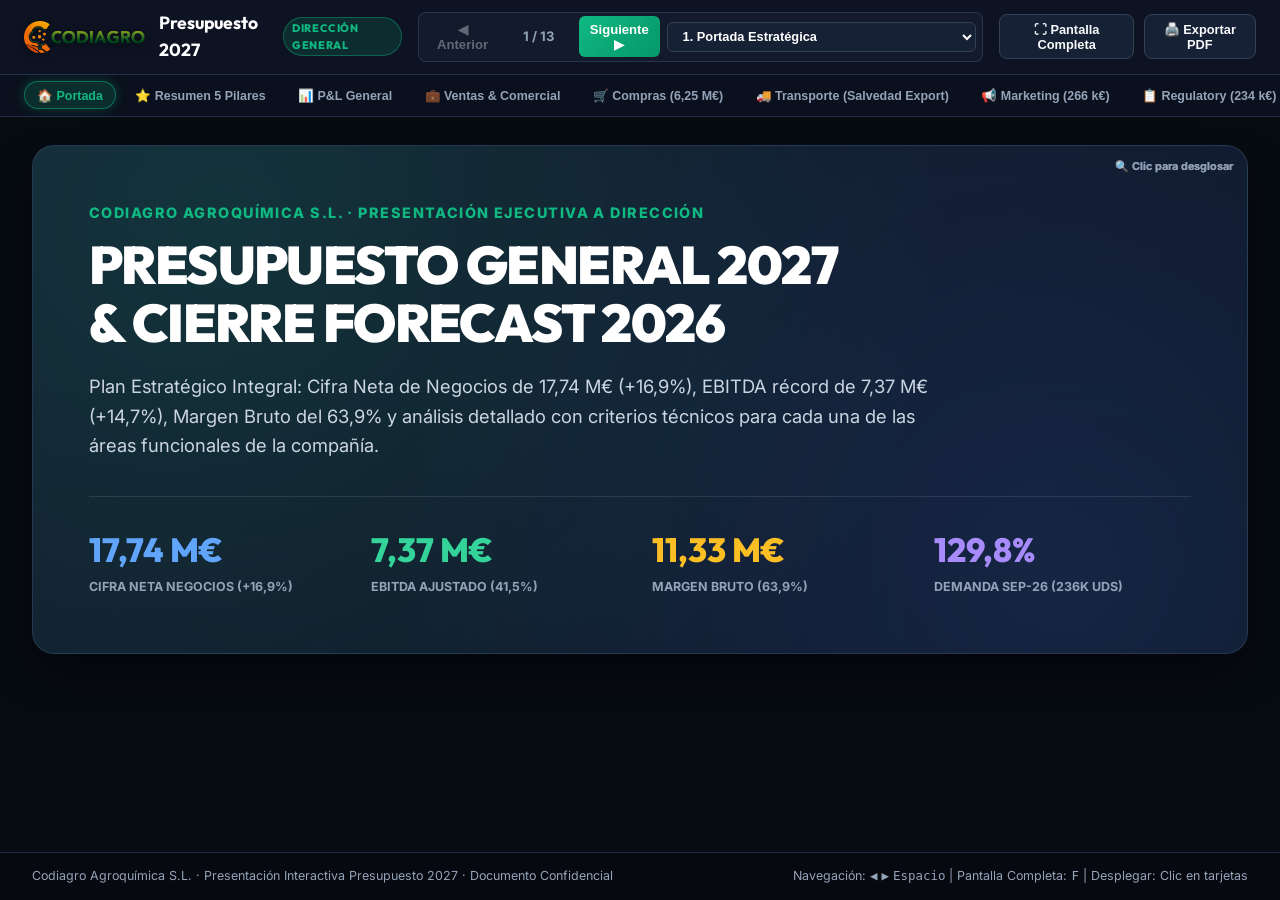
<file: presentacion_presupuesto_2027/index.html>
<!DOCTYPE html>
<html lang="es">
<head>
  <meta charset="utf-8">
  <meta name="viewport" content="width=device-width, initial-scale=1">
  <title>Codiagro · Presentación Interactiva Presupuesto 2027</title>
  <link rel="preconnect" href="https://fonts.googleapis.com">
  <link rel="preconnect" href="https://fonts.gstatic.com" crossorigin>
  <link href="https://fonts.googleapis.com/css2?family=Inter:wght@400;500;600;700;800&family=Outfit:wght@500;600;700;800;900&display=swap" rel="stylesheet">
  <link rel="stylesheet" href="styles.css">
  <script src="chart.umd.min.js"></script>
  <script>if (typeof Chart === 'undefined') { document.write('<script src="https://cdn.jsdelivr.net/npm/chart.js@4.4.1/dist/chart.umd.min.js"><\/script>'); }</script>
  <script src="presentation_data.js"></script>
</head>
<body>

  <!-- TOP BRAND NAVBAR -->
  <header class="navbar">
    <div class="nav-brand">
      <img src="codiagro_logo.png" alt="Codiagro" class="nav-logo" onerror="this.style.display='none'">
      <div class="nav-title-group">
        <h1>Presupuesto 2027 <span class="badge-tag">Dirección General</span></h1>
      </div>
    </div>

    <!-- CONTROLS -->
    <div class="nav-controls">
      <button class="btn-ctrl" id="btnPrev" onclick="navigateSlide(-1)">◀ Anterior</button>
      <span class="slide-counter" id="slideCounter">1 / 13</span>
      <button class="btn-ctrl btn-ctrl-accent" id="btnNext" onclick="navigateSlide(1)">Siguiente ▶</button>

      <select class="select-jump" id="selectSlide" onchange="goToSlide(parseInt(this.value))">
        <option value="1">1. Portada Estratégica</option>
        <option value="2">2. Resumen Ejecutivo (5 Pilares)</option>
        <option value="3">3. Cuenta de Resultados P&L (Interactiva)</option>
        <option value="4">4. Área 1: Ventas y Red Comercial</option>
        <option value="5">5. Área 2: Compras y Aprovisionamientos</option>
        <option value="6">6. Área 3: Transporte y Logística (Salvedad)</option>
        <option value="7">7. Área 4: Marketing y Comunicación</option>
        <option value="8">8. Área 5: Regulatory, Registros y Marcas</option>
        <option value="9">9. Área 6: Mantenimiento y Fábrica</option>
        <option value="10">10. Área 7: Personal y Formación (53k€)</option>
        <option value="11">11. Validación Real: Cierre Sep-26</option>
        <option value="12">12. Simulador Dinámico de Sensibilidad</option>
        <option value="13">13. Conclusiones y Acuerdos</option>
      </select>
    </div>

    <!-- ACTIONS -->
    <div class="nav-actions">
      <button class="btn-action" onclick="toggleFullscreen()" title="Pantalla Completa (F)">⛶ Pantalla Completa</button>
      <button class="btn-action" onclick="window.print()" title="Imprimir / Exportar a PDF">🖨️ Exportar PDF</button>
    </div>
  </header>

  <!-- SUBNAV AREA DIRECT LINKS BAR -->
  <nav class="area-subnav">
    <button class="area-tab active" data-slide="1" onclick="goToSlide(1)">🏠 Portada</button>
    <button class="area-tab" data-slide="2" onclick="goToSlide(2)">⭐ Resumen 5 Pilares</button>
    <button class="area-tab" data-slide="3" onclick="goToSlide(3)">📊 P&L General</button>
    <button class="area-tab" data-slide="4" onclick="goToSlide(4)">💼 Ventas & Comercial</button>
    <button class="area-tab" data-slide="5" onclick="goToSlide(5)">🛒 Compras (6,25 M€)</button>
    <button class="area-tab" data-slide="6" onclick="goToSlide(6)">🚚 Transporte (Salvedad Export)</button>
    <button class="area-tab" data-slide="7" onclick="goToSlide(7)">📢 Marketing (266 k€)</button>
    <button class="area-tab" data-slide="8" onclick="goToSlide(8)">📋 Regulatory (234 k€)</button>
    <button class="area-tab" data-slide="9" onclick="goToSlide(9)">🔧 Mantenimiento (91 k€)</button>
    <button class="area-tab" data-slide="10" onclick="goToSlide(10)">👥 Personal & Formación</button>
    <button class="area-tab" data-slide="11" onclick="goToSlide(11)">⏱️ Cierre Sep-26</button>
    <button class="area-tab" data-slide="12" onclick="goToSlide(12)">🎛️ Simulador</button>
    <button class="area-tab" data-slide="13" onclick="goToSlide(13)">⚖️ Acuerdos</button>
  </nav>

  <!-- PRESENTATION MAIN STAGE -->
  <main class="presentation-container">

    <!-- ============================================== -->
    <!-- SLIDE 1: PORTADA -->
    <!-- ============================================== -->
    <section class="slide active" id="slide-1">
      <div class="hero-card">
        <div class="hero-kicker">Codiagro Agroquímica S.L. · Presentación Ejecutiva a Dirección</div>
        <h1 class="hero-title">PRESUPUESTO GENERAL 2027<br>& CIERRE FORECAST 2026</h1>
        <p class="hero-lead">
          Plan Estratégico Integral: Cifra Neta de Negocios de 17,74 M€ (+16,9%), EBITDA récord de 7,37 M€ (+14,7%), Margen Bruto del 63,9% y análisis detallado con criterios técnicos para cada una de las áreas funcionales de la compañía.
        </p>

        <div class="hero-stats">
          <div class="card-clickable" onclick="goToSlide(4)">
            <div class="stat-val" style="color: #60a5fa;">17,74 M€</div>
            <div class="stat-lbl">Cifra Neta Negocios (+16,9%)</div>
          </div>
          <div class="card-clickable" onclick="goToSlide(3)">
            <div class="stat-val" style="color: #34d399;">7,37 M€</div>
            <div class="stat-lbl">EBITDA Ajustado (41,5%)</div>
          </div>
          <div class="card-clickable" onclick="goToSlide(5)">
            <div class="stat-val" style="color: #fbbf24;">11,33 M€</div>
            <div class="stat-lbl">Margen Bruto (63,9%)</div>
          </div>
          <div class="card-clickable" onclick="goToSlide(11)">
            <div class="stat-val" style="color: #a78bfa;">129,8%</div>
            <div class="stat-lbl">Demanda Sep-26 (236k uds)</div>
          </div>
        </div>
      </div>
    </section>

    <!-- ============================================== -->
    <!-- SLIDE 2: RESUMEN EJECUTIVO (LOS 5 PILARES) -->
    <!-- ============================================== -->
    <section class="slide" id="slide-2">
      <div class="slide-header">
        <div>
          <div class="slide-tagline">Síntesis Estratégica</div>
          <h2 class="slide-title">Los 5 Pilares del Presupuesto 2027</h2>
          <p class="slide-subtitle">Pinche en cualquier tarjeta para profundizar directamente en el presupuesto del área correspondiente.</p>
        </div>
      </div>

      <div class="grid-5">
        <div class="card highlight-blue card-clickable" onclick="goToSlide(4)">
          <div class="card-top">
            <span class="card-kicker">1. Ventas & Comercial</span>
          </div>
          <div class="card-number" style="color: #60a5fa;">17,74 M€</div>
          <span class="card-badge badge-blue">+16,9% (+2,56 M€)</span>
          <p class="card-text">
            Crecimiento en volumen (+10,3% uds) y consolidación del mix bioestimulante de alto margen unitario.
          </p>
        </div>

        <div class="card highlight-green card-clickable" onclick="goToSlide(3)">
          <div class="card-top">
            <span class="card-kicker">2. EBITDA Récord</span>
          </div>
          <div class="card-number" style="color: #34d399;">7,37 M€</div>
          <span class="card-badge badge-green">41,5% Margen</span>
          <p class="card-text">
            Crecimiento de +945 k€ en EBITDA, absorbiendo costes inflacionarios e inversión récord en formación técnica.
          </p>
        </div>

        <div class="card highlight-amber card-clickable" onclick="goToSlide(5)">
          <div class="card-top">
            <span class="card-kicker">3. Margen Bruto Fuerte</span>
          </div>
          <div class="card-number" style="color: #fbbf24;">63,9%</div>
          <span class="card-badge badge-yellow">11,33 M€ Bruto</span>
          <p class="card-text">
            Absorción íntegra de la inflación de materias primas (+4,5%) por economías de escala y contratos marco de aprovisionamiento.
          </p>
        </div>

        <div class="card highlight-blue card-clickable" onclick="goToSlide(10)">
          <div class="card-top">
            <span class="card-kicker">4. Eficiencia OPEX</span>
          </div>
          <div class="card-number">12,6%</div>
          <span class="card-badge badge-blue">Personal/Ventas</span>
          <p class="card-text">
            La masa salarial (2,23 M€) baja su peso s/ventas del 13,2% al 12,6%. Dotación de 53.215 € en formación técnica.
          </p>
        </div>

        <div class="card highlight-green card-clickable" onclick="goToSlide(11)">
          <div class="card-top">
            <span class="card-kicker">5. Tracción Inmediata</span>
          </div>
          <div class="card-number" style="color: #34d399;">129,8%</div>
          <span class="card-badge badge-green">Cierre Sep-26</span>
          <p class="card-text">
            Cierre real de Septiembre con 236.105 unidades (+29,8% sobre previsión), validando empíricamente la demanda.
          </p>
        </div>
      </div>
    </section>

    <!-- ============================================== -->
    <!-- SLIDE 3: CUADRO GENERAL P&L -->
    <!-- ============================================== -->
    <section class="slide" id="slide-3">
      <div class="slide-header">
        <div>
          <div class="slide-tagline">Estados Financieros Previsionales PGC</div>
          <h2 class="slide-title">Cuenta de Resultados: Cierre 2026 Forecast vs Presupuesto 2027</h2>
          <p class="slide-subtitle">Pinche en las líneas destacadas en azul para saltar al presupuesto detallado de cada área.</p>
        </div>
        <div class="slide-toolbar">
          <button class="btn-pill-sm" onclick="goToSlide(4)">Ver Ventas</button>
          <button class="btn-pill-sm" onclick="goToSlide(5)">Ver Compras</button>
          <button class="btn-pill-sm" onclick="goToSlide(6)">Ver Transporte</button>
          <button class="btn-pill-sm" onclick="goToSlide(10)">Ver Personal</button>
        </div>
      </div>

      <div class="grid-2">
        <div class="table-wrapper">
          <table id="tablePnl">
            <thead>
              <tr>
                <th>Línea P&L (miles de €)</th>
                <th class="text-right">2026 FC</th>
                <th class="text-right">2027 B</th>
                <th class="text-right">Var (€)</th>
                <th class="text-right">Var (%)</th>
              </tr>
            </thead>
            <tbody>
              <!-- Dynamic Rows with links -->
            </tbody>
          </table>
        </div>

        <div class="card">
          <div class="card-kicker" style="margin-bottom: 0.8rem;">Evolución de Magnitudes Operativas (€ '000)</div>
          <div class="chart-container">
            <canvas id="chartPnl"></canvas>
          </div>
        </div>
      </div>
    </section>

    <!-- ============================================== -->
    <!-- SLIDE 4: ÁREA 1 - VENTAS Y RED COMERCIAL -->
    <!-- ============================================== -->
    <section class="slide" id="slide-4">
      <div class="slide-header">
        <div>
          <div class="slide-tagline">Área 1 · Dirección Comercial</div>
          <h2 class="slide-title">Presupuesto de Ventas y Desempeño Comercial</h2>
          <p class="slide-subtitle">Plan de 17,74 M€ (+16,9% en facturación, +10,3% en unidades) y dotación de gastos comerciales.</p>
        </div>
        <div class="slide-toolbar">
          <button class="btn-pill-sm" onclick="toggleAllAccordions('slide-4', true)">Expandir Todo</button>
          <button class="btn-pill-sm" onclick="toggleAllAccordions('slide-4', false)">Plegar Todo</button>
        </div>
      </div>

      <div class="grid-4" style="margin-bottom: 1.25rem;">
        <div class="card highlight-blue card-clickable" onclick="openDrilldownModal('comercial', 'García')">
          <div class="card-kicker">García (Centro-Sur)</div>
          <div class="card-number" style="color: #60a5fa;">6,72 M€</div>
          <span class="card-badge badge-blue">37,9% Cuota · +14,9%</span>
          <p class="card-text">Gastos comerciales asignados: 22.000 € anuales (2.000 €/m base).</p>
        </div>

        <div class="card highlight-green card-clickable" onclick="openDrilldownModal('comercial', 'Ricardo')">
          <div class="card-kicker">Ricardo (Levante)</div>
          <div class="card-number" style="color: #34d399;">4,40 M€</div>
          <span class="card-badge badge-green">24,8% Cuota · +15,2%</span>
          <p class="card-text">Gastos comerciales asignados: 22.000 € anuales (2.000 €/m base).</p>
        </div>

        <div class="card highlight-amber card-clickable" onclick="openDrilldownModal('comercial', 'Mehmet')">
          <div class="card-kicker">Mehmet (Exportación)</div>
          <div class="card-number" style="color: #fbbf24;">2,17 M€</div>
          <span class="card-badge badge-yellow">12,2% Cuota · +18,6%</span>
          <p class="card-text">Mayor aceleración relativa internacional (+13,8% en volumen de uds).</p>
        </div>

        <div class="card highlight-purple card-clickable" onclick="openDrilldownModal('comercial', 'Resto')">
          <div class="card-kicker">Red Comercial Resto</div>
          <div class="card-number" style="color: #a78bfa;">4,45 M€</div>
          <span class="card-badge badge-blue">Pedro, Irene, Javier, Alfonso</span>
          <p class="card-text">Gastos asignados: Javier (13,2k€), Irene (6,6k€), Pedro (6,6k€).</p>
        </div>
      </div>

      <div class="grid-2">
        <div class="table-wrapper">
          <table id="tableComerciales">
            <thead>
              <tr>
                <th>Comercial / Zona</th>
                <th class="text-right">2026 (€)</th>
                <th class="text-right">2027 (€)</th>
                <th class="text-right">Var (€)</th>
                <th class="text-right">Gastos Red</th>
              </tr>
            </thead>
            <tbody>
              <!-- Dynamic rows -->
            </tbody>
          </table>
        </div>

        <div class="card">
          <div class="card-kicker" style="margin-bottom: 0.8rem;">Reparto de Cuota Comercial 2027</div>
          <div class="chart-container">
            <canvas id="chartComerciales"></canvas>
          </div>
        </div>
      </div>

      <!-- ACCORDION CRITERIA -->
      <div class="accordion-group">
        <div class="accordion-item open">
          <div class="accordion-header" onclick="toggleAccordion(this)">
            <span>📌 Criterios Técnicos y Normas Aplicadas en Ventas y Gastos de Red</span>
            <span class="accordion-icon">▶</span>
          </div>
          <div class="accordion-body">
            <p style="color: #cbd5e1; font-size: 0.88rem; line-height: 1.6;">
              <strong>1. Sin sesgos de aplanamiento:</strong> El presupuesto de unidades respeta la previsión agronómica original (+5,2% en unidades originales sin factores reductores).<br>
              <strong>2. Efecto Mix de Precios:</strong> El crecimiento en valor (+16,9%) supera al de unidades (+10,3%) por mayor tracción de bioestimulantes y especialidades formuladas.<br>
              <strong>3. Regla Estacional de Gastos Comerciales:</strong> Cantidades mensuales exactas: Pere Porta, Ricardo Pérez y García a 2.000 €/m; Javier Paredes a 1.200 €/m; Irene y Pedro Medina a 600 €/m. <strong>Excepciones aplicadas:</strong> Agosto al 50%, Enero y Diciembre al 75% (equivalente a 11 meses exactos; coste total de red: 95.922 €).
            </p>
          </div>
        </div>

        <div class="accordion-item">
          <div class="accordion-header" onclick="toggleAccordion(this)">
            <span>🎯 Estrategia Comercial 2027: Mix de Bioestimulación y Foco de Exportación</span>
            <span class="accordion-icon">▶</span>
          </div>
          <div class="accordion-body">
            <p style="color: #cbd5e1; font-size: 0.88rem; line-height: 1.6;">
              <strong>• Mix de Alto Valor Añadido:</strong> Crecimiento focalizado en bioestimulantes y formulaciones de residuo cero con mayor margen unitario, superando el crecimiento en volumen físico (+16,9% valor vs +10,3% unidades).<br>
              <strong>• Expansión Internacional:</strong> Liderada por Mehmet con incremento proyectado del +18,6% en facturación exterior (2,17 M€), consolidando cuota en Turquía, LATAM y Norte de África.<br>
              <strong>• Concentración de Cuota:</strong> García (6,72 M€) y Ricardo (4,40 M€) representan conjuntamente el 62,7% de la cifra global de ventas.
            </p>
          </div>
        </div>
      </div>
    </section>

    <!-- ============================================== -->
    <!-- SLIDE 5: ÁREA 2 - COMPRAS Y APROVISIONAMIENTOS -->
    <!-- ============================================== -->
    <section class="slide" id="slide-5">
      <div class="slide-header">
        <div>
          <div class="slide-tagline">Área 2 · Dirección de Compras e Industrial</div>
          <h2 class="slide-title">Presupuesto de Compras y Aprovisionamientos</h2>
          <p class="slide-subtitle">Presupuesto departamental de 6,25 M€ (6,04 M€ en P&L tras regularización de stocks).</p>
        </div>
        <div class="slide-toolbar">
          <button class="btn-pill-sm" onclick="toggleAllAccordions('slide-5', true)">Expandir Todo</button>
          <button class="btn-pill-sm" onclick="toggleAllAccordions('slide-5', false)">Plegar Todo</button>
        </div>
      </div>

      <div class="grid-4" style="margin-bottom: 1.25rem;">
        <div class="card highlight-blue card-clickable" onclick="openDrilldownModal('compras', 'Materias Primas')">
          <div class="card-kicker">Materias Primas Formuladas</div>
          <div class="card-number" style="color: #60a5fa;">4,59 M€</div>
          <span class="card-badge badge-blue">73,3% Compras · 25,85% s/vtas</span>
          <p class="card-text">Hipótesis de inflación del +4,5% incluida para formulaciones químicas.</p>
        </div>

        <div class="card highlight-green card-clickable" onclick="openDrilldownModal('compras', 'Envases')">
          <div class="card-kicker">Envases y Embalajes</div>
          <div class="card-number" style="color: #34d399;">0,96 M€</div>
          <span class="card-badge badge-green">15,3% Compras · 5,39% s/vtas</span>
          <p class="card-text">Bidones, garrafas y contenedores IBC unificados.</p>
        </div>

        <div class="card highlight-amber card-clickable" onclick="openDrilldownModal('compras', 'Subcontratacion')">
          <div class="card-kicker">Subcontratación Fabril</div>
          <div class="card-number" style="color: #fbbf24;">0,55 M€</div>
          <span class="card-badge badge-yellow">8,7% Compras</span>
          <p class="card-text">Apoyo exterior en envasado para absorber picos en primavera.</p>
        </div>

        <div class="card highlight-purple card-clickable" onclick="openDrilldownModal('compras', 'Etiquetas')">
          <div class="card-kicker">Etiquetas y Palets</div>
          <div class="card-number" style="color: #a78bfa;">0,17 M€</div>
          <span class="card-badge badge-blue">2,7% Compras</span>
          <p class="card-text">Consumibles auxiliares y palets homologados exportación.</p>
        </div>
      </div>

      <div class="grid-2">
        <div class="card">
          <div class="card-kicker" style="margin-bottom: 0.8rem;">Curva Mensual de Aprovisionamientos 2027 (€)</div>
          <div class="chart-container">
            <canvas id="chartComprasMensual"></canvas>
          </div>
        </div>

        <div class="card">
          <div class="card-kicker" style="margin-bottom: 0.8rem;">Distribución de Coste de Aprovisionamientos</div>
          <div class="chart-container">
            <canvas id="chartCogs"></canvas>
          </div>
        </div>
      </div>

      <!-- ACCORDION CRITERIA -->
      <div class="accordion-group">
        <div class="accordion-item open">
          <div class="accordion-header" onclick="toggleAccordion(this)">
            <span>📌 Criterios de Aprovisionamiento y Conciliación con Cuenta P&L</span>
            <span class="accordion-icon">▶</span>
          </div>
          <div class="accordion-body">
            <p style="color: #cbd5e1; font-size: 0.88rem; line-height: 1.6;">
              <strong>• Stock de Seguridad:</strong> Compras netas planificadas deduciendo el stock inicial disponible; la subpartida FILM incorpora las necesidades mensuales de FILMPR.<br>
              <strong>• Conciliación PGC (+217 k€):</strong> El departamento presupuesta 6.254.129 € en compras mientras que la cuenta de resultados refleja un consumo de 6.036.996 €; la diferencia de 217.133 € corresponde al colchón de inventarios de seguridad para garantizar suministro continuo en campaña.<br>
              <strong>• Contratos marco:</strong> Coberturas anticipadas en materias primas para blindar el primer semestre contra oscilaciones de mercado.
            </p>
          </div>
        </div>

        <div class="accordion-item">
          <div class="accordion-header" onclick="toggleAccordion(this)">
            <span>📦 Coberturas Financieras de Materias Primas y Acuerdos de Suministro</span>
            <span class="accordion-icon">▶</span>
          </div>
          <div class="accordion-body">
            <p style="color: #cbd5e1; font-size: 0.88rem; line-height: 1.6;">
              <strong>• Cláusulas de Cobertura en Formulación:</strong> Cierre de contratos marco anuales con proveedores clave de micronutrientes y quelatos para fijar precios en el primer semestre y amortiguar la inflación del +4,5%.<br>
              <strong>• Unificación de Envases (956 k€):</strong> Licitación conjunta de garrafas de 5L/20L y bidones de 200L, reduciendo el coste unitario por palet.<br>
              <strong>• Colchón de Existencias (217 k€):</strong> Mantenimiento de un stock de seguridad estratégico equivalente a 30 días de producción para prevenir roturas de suministro en campaña agrícola.
            </p>
          </div>
        </div>
      </div>
    </section>

    <!-- ============================================== -->
    <!-- SLIDE 6: ÁREA 3 - TRANSPORTE Y LOGÍSTICA -->
    <!-- ============================================== -->
    <section class="slide" id="slide-6">
      <div class="slide-header">
        <div>
          <div class="slide-tagline">Área 3 · Logística y Distribución</div>
          <h2 class="slide-title">Presupuesto de Transportes: Salvedad de Neutralidad</h2>
          <p class="slide-subtitle">Gasto neto asumido por Codiagro de 245.670 € (Exportación de 305 k€ 100% repercutida).</p>
        </div>
        <div class="slide-toolbar">
          <button class="btn-pill-sm" onclick="toggleAllAccordions('slide-6', true)">Expandir Todo</button>
          <button class="btn-pill-sm" onclick="toggleAllAccordions('slide-6', false)">Plegar Todo</button>
        </div>
      </div>

      <div class="grid-3" style="margin-bottom: 1.25rem;">
        <div class="card highlight-blue card-clickable" onclick="openDrilldownModal('transporte', 'Nacional')">
          <div class="card-kicker">Transporte Nacional (Península)</div>
          <div class="card-number" style="color: #60a5fa;">166,47 k€</div>
          <span class="card-badge badge-blue">Operador: Campillo Palmera</span>
          <p class="card-text">Rutas optimizadas agrupadas con entregas en 24/48h.</p>
        </div>

        <div class="card highlight-amber card-clickable" onclick="openDrilldownModal('transporte', 'Canarias')">
          <div class="card-kicker">Transporte Insular (Canarias)</div>
          <div class="card-number" style="color: #fbbf24;">79,20 k€</div>
          <span class="card-badge badge-yellow">Operador: Sealine</span>
          <p class="card-text">Fletes marítimos con salidas semanales programadas.</p>
        </div>

        <div class="card highlight-green card-clickable" onclick="openDrilldownModal('transporte', 'Export')">
          <div class="card-kicker">Salvedad Exportación Repercutida</div>
          <div class="card-number" style="color: #34d399;">305,22 k€</div>
          <span class="card-badge badge-green">Impacto EBITDA: 0,00 €</span>
          <p class="card-text">Facturado íntegramente al cliente exterior en factura 700001624.</p>
        </div>
      </div>

      <div class="card">
        <div class="card-kicker" style="margin-bottom: 0.8rem;">Calendario Mensual de Transporte: Gasto Asumido vs Repercutido (€)</div>
        <div class="chart-container">
          <canvas id="chartTransporte"></canvas>
        </div>
      </div>

      <!-- ACCORDION CRITERIA -->
      <div class="accordion-group">
        <div class="accordion-item open">
          <div class="accordion-header" onclick="toggleAccordion(this)">
            <span>📌 Justificación Contable y Dictamen de Auditoría en Transportes</span>
            <span class="accordion-icon">▶</span>
          </div>
          <div class="accordion-body">
            <p style="color: #cbd5e1; font-size: 0.88rem; line-height: 1.6;">
              <strong>• Neutralidad de Fletes Internacionales:</strong> Los 305.223,30 € presupuestados para fletes marítimos/aéreos hacia mercados exteriores no constituyen coste neto para Codiagro; se cobran al importador en la misma factura de venta comercial. Por tanto, su efecto en EBITDA es nulo.<br>
              <strong>• Techo de Gasto Operativo Real:</strong> El único gasto logístico operativo de Codiagro asciende a <strong>245.670,44 €</strong>.<br>
              <strong>• Picos de distribución:</strong> Mayor intensidad en mayo (32,7 k€) y noviembre (26,3 k€) coincidiendo con tratamientos de pre-cosecha.
            </p>
          </div>
        </div>

        <div class="accordion-item">
          <div class="accordion-header" onclick="toggleAccordion(this)">
            <span>🚢 Convenios con Operadores Logísticos y Rutas Marítimas</span>
            <span class="accordion-icon">▶</span>
          </div>
          <div class="accordion-body">
            <p style="color: #cbd5e1; font-size: 0.88rem; line-height: 1.6;">
              <strong>• Campillo Palmera (Península, 166,5 k€):</strong> Envíos consolidados con entrega garantizada en 24/48 horas para distribución peninsular y Portugal.<br>
              <strong>• Sealine (Canarias, 79,2 k€):</strong> Salidas marítimas semanales regulares desde puertos levantinos y andaluces con tarifas pactadas por contenedor paletizado.<br>
              <strong>• Repercusión Comercial 100% Export (305,2 k€):</strong> Facturación directa al cliente en factura 700001624, garantizando que el coste de flete internacional no diluya el margen neto de la empresa.
            </p>
          </div>
        </div>
      </div>
    </section>

    <!-- ============================================== -->
    <!-- SLIDE 7: ÁREA 4 - MARKETING Y COMUNICACIÓN -->
    <!-- ============================================== -->
    <section class="slide" id="slide-7">
      <div class="slide-header">
        <div>
          <div class="slide-tagline">Área 4 · Marketing y Posicionamiento</div>
          <h2 class="slide-title">Presupuesto de Marketing y Comunicación</h2>
          <p class="slide-subtitle">Plan estratégico de 266.072 € enfocado en bioestimulación, ferias y apoyo a distribuidores.</p>
        </div>
        <div class="slide-toolbar">
          <button class="btn-pill-sm" onclick="toggleAllAccordions('slide-7', true)">Expandir Todo</button>
          <button class="btn-pill-sm" onclick="toggleAllAccordions('slide-7', false)">Plegar Todo</button>
        </div>
      </div>

      <div class="grid-4" style="margin-bottom: 1.25rem;">
        <div class="card highlight-blue card-clickable" onclick="openDrilldownModal('marketing', 'Ferias y Congresos Internacionales')">
          <div class="card-kicker">Ferias y Congresos</div>
          <div class="card-number" style="color: #60a5fa;">78,5 k€</div>
          <span class="card-badge badge-blue">Stand propio Fruit Attraction</span>
          <p class="card-text">Presencia de marca de primer nivel y foros internacionales.</p>
        </div>

        <div class="card highlight-green card-clickable" onclick="openDrilldownModal('marketing', 'Campañas Comerciales Clientes A y B')">
          <div class="card-kicker">Campañas Clientes A / B</div>
          <div class="card-number" style="color: #34d399;">94,2 k€</div>
          <span class="card-badge badge-green">Co-marketing y fidelización</span>
          <p class="card-text">Incentivos y jornadas de campo conjuntas con distribución.</p>
        </div>

        <div class="card highlight-amber card-clickable" onclick="openDrilldownModal('marketing', 'Material Promocional y Catálogos Técnicos')">
          <div class="card-kicker">Material Promocional y Guías</div>
          <div class="card-number" style="color: #fbbf24;">48,4 k€</div>
          <span class="card-badge badge-yellow">Catálogos Técnicos</span>
          <p class="card-text">Publicaciones agronómicas, fichas de cultivo y merchandising.</p>
        </div>

        <div class="card highlight-purple card-clickable" onclick="openDrilldownModal('marketing', 'Publicidad Digital y Medios Sectoriales')">
          <div class="card-kicker">Publicidad y Medios</div>
          <div class="card-number" style="color: #a78bfa;">45,0 k€</div>
          <span class="card-badge badge-blue">Prensa y Digital</span>
          <p class="card-text">Campañas en revistas agrícolas y posicionamiento digital.</p>
        </div>
      </div>

      <div class="grid-2">
        <div class="table-wrapper">
          <table id="tableMarketing">
            <thead>
              <tr>
                <th>Cta Contable</th>
                <th>Partida de Marketing</th>
                <th class="text-right">Importe (€)</th>
                <th class="text-right">% Cuota</th>
              </tr>
            </thead>
            <tbody>
              <!-- Dynamic rows -->
            </tbody>
          </table>
        </div>

        <div class="card">
          <div class="card-kicker" style="margin-bottom: 0.8rem;">Reparto de Inversión en Marketing 2027</div>
          <div class="chart-container">
            <canvas id="chartMarketing"></canvas>
          </div>
        </div>
      </div>

      <!-- ACCORDION CRITERIA -->
      <div class="accordion-group">
        <div class="accordion-item open">
          <div class="accordion-header" onclick="toggleAccordion(this)">
            <span>📌 Criterio de Reclasificación Contable y Centralización en Marketing</span>
            <span class="accordion-icon">▶</span>
          </div>
          <div class="accordion-body">
            <p style="color: #cbd5e1; font-size: 0.88rem; line-height: 1.6;">
              <strong>• Unificación de Partidas Dispersas:</strong> Históricamente parte de los costes de eventos, material comercial y promociones se imputaban en subcuentas varias de servicios generales (49,7 k€ en P&L previo).<br>
              <strong>• Dirección de Marketing Centralizada:</strong> El presupuesto de 266.072 € consolida de forma transparente todas las partidas destinadas a construir marca y traccionar ventas para los 7 comerciales.<br>
              <strong>• Estacionalidad de Ejecución:</strong> Foco de inversión en Q1 (lanzamientos de primavera) y Q3 (preparación y reserva de espacio en Fruit Attraction Madrid).
            </p>
          </div>
        </div>

        <div class="accordion-item">
          <div class="accordion-header" onclick="toggleAccordion(this)">
            <span>📢 Plan de Ferias (Fruit Attraction Madrid) y Co-Marketing Clientes A/B</span>
            <span class="accordion-icon">▶</span>
          </div>
          <div class="accordion-body">
            <p style="color: #cbd5e1; font-size: 0.88rem; line-height: 1.6;">
              <strong>• Fruit Attraction Madrid (65 k€):</strong> Stand corporativo propio de diseño en pabellón de nutrición vegetal, punto neurálgico para reuniones con importadores internacionales y grandes distribuidores nacionales.<br>
              <strong>• Planes de Co-Marketing (94,2 k€):</strong> Financiación compartida de jornadas de campo, charlas formativas para agricultores y campañas en puntos de venta para distribuidores estratégicos.<br>
              <strong>• Publicaciones Técnicas (48,4 k€):</strong> Guías agronómicas de abonado por cultivo, dosieres de bioestimulación y merchandising técnico para la red de ventas.
            </p>
          </div>
        </div>
      </div>
    </section>

    <!-- ============================================== -->
    <!-- SLIDE 8: ÁREA 5 - REGULATORY, REGISTROS Y MARCAS -->
    <!-- ============================================== -->
    <section class="slide" id="slide-8">
      <div class="slide-header">
        <div>
          <div class="slide-tagline">Área 5 · Cumplimiento Normativo y Registros</div>
          <h2 class="slide-title">Presupuesto de Regulatory: Marcas y Medio Ambiente</h2>
          <p class="slide-subtitle">Presupuesto de 233.918 € con 16.300 € activables en Balance (Inmovilizado Intangible).</p>
        </div>
        <div class="slide-toolbar">
          <button class="btn-pill-sm" onclick="toggleAllAccordions('slide-8', true)">Expandir Todo</button>
          <button class="btn-pill-sm" onclick="toggleAllAccordions('slide-8', false)">Plegar Todo</button>
        </div>
      </div>

      <div class="grid-3" style="margin-bottom: 1.25rem;">
        <div class="card highlight-blue card-clickable" onclick="openDrilldownModal('regulatory', 'Retirada y Gestión de Residuos')">
          <div class="card-kicker">Retirada y Gestión de Residuos</div>
          <div class="card-number" style="color: #60a5fa;">34,0 k€</div>
          <span class="card-badge badge-blue">Cta 629000007</span>
          <p class="card-text">Gestores autorizados de residuos químicos peligrosos y no peligrosos.</p>
        </div>

        <div class="card highlight-green card-clickable" onclick="openDrilldownModal('regulatory', 'Registro Marcas UE / Int. Capitalizable')">
          <div class="card-kicker">Marcas UE e Internacionales</div>
          <div class="card-number" style="color: #34d399;">82,5 k€</div>
          <span class="card-badge badge-green">16,3 k€ en Cta 203 (Balance)</span>
          <p class="card-text">Protección de patentes, fórmulas exclusivas y marcas comunitarias.</p>
        </div>

        <div class="card highlight-amber card-clickable" onclick="openDrilldownModal('regulatory', 'Certificaciones Ecológicas (BCS ÖKO)')">
          <div class="card-kicker">Certificaciones Eco y AEVAE</div>
          <div class="card-number" style="color: #fbbf24;">26,6 k€</div>
          <span class="card-badge badge-yellow">BCS ÖKO + Reciclaje</span>
          <p class="card-text">Habilitación anual de la gama BIO y economía circular.</p>
        </div>
      </div>

      <div class="grid-2">
        <div class="table-wrapper">
          <table id="tableRegulatory">
            <thead>
              <tr>
                <th>Cta Contable</th>
                <th>Concepto Normativo</th>
                <th class="text-right">Importe (€)</th>
                <th>Tratamiento PGC</th>
              </tr>
            </thead>
            <tbody>
              <!-- Dynamic rows -->
            </tbody>
          </table>
        </div>

        <div class="card">
          <div class="card-kicker" style="margin-bottom: 0.8rem;">Estructura de Gasto Regulatory 2027</div>
          <div class="chart-container">
            <canvas id="chartRegulatory"></canvas>
          </div>
        </div>
      </div>

      <!-- ACCORDION CRITERIA -->
      <div class="accordion-group">
        <div class="accordion-item open">
          <div class="accordion-header" onclick="toggleAccordion(this)">
            <span>📌 Criterios PGC: Activación de Inmovilizado Intangible (Mejora de EBITDA)</span>
            <span class="accordion-icon">▶</span>
          </div>
          <div class="accordion-body">
            <p style="color: #cbd5e1; font-size: 0.88rem; line-height: 1.6;">
              <strong>• Cumplimiento NRV 5ª y 6ª del PGC:</strong> Los registros de nuevas marcas en la UE y países de exportación (como Codiorgan en Guatemala y Biorad en Europa) generan derechos legales de exclusividad de explotación comercial plurianual. Por tanto, <strong>16.300 €</strong> se capitalizan en la cuenta 203000000 (Inmovilizado Intangible), amortizándose linealmente a 10 años.<br>
              <strong>• Impacto Contable Positivo:</strong> Esta activación libera gasto operativo corriente, mejorando directamente el EBITDA de la compañía en 16.300 €.<br>
              <strong>• Gastos Corrientes Obligatorios:</strong> Se mantienen como gasto en el ejercicio las tasas anuales de AEVAE (11,4 k€), analíticas externas de laboratorio y las inspecciones de certificación ecológica BCS.
            </p>
          </div>
        </div>

        <div class="accordion-item">
          <div class="accordion-header" onclick="toggleAccordion(this)">
            <span>🌱 Normativa Medioambiental AEVAE, Certificaciones BCS ÖKO y Ensayos EBE</span>
            <span class="accordion-icon">▶</span>
          </div>
          <div class="accordion-body">
            <p style="color: #cbd5e1; font-size: 0.88rem; line-height: 1.6;">
              <strong>• Sistema Integrado AEVAE (11.380 €):</strong> Garantiza la recogida y valorización agronómica de envases de fertilizantes según el Real Decreto 1055/2022 de envases y residuos.<br>
              <strong>• Certificación Ecológica BCS ÖKO (15.254 €):</strong> Permite comercializar los productos bioestimulantes bajo el sello europeo de agricultura ecológica.<br>
              <strong>• Ensayos Oficiales EBE (90.784 €):</strong> Ensayos agronómicos de eficacia y fitotoxicidad con centros acreditados EBE para la obtención de registros fitosanitarios y fertilizantes CE.
            </p>
          </div>
        </div>
      </div>
    </section>

    <!-- ============================================== -->
    <!-- SLIDE 9: ÁREA 6 - MANTENIMIENTO Y SEGURIDAD FABRIL -->
    <!-- ============================================== -->
    <section class="slide" id="slide-9">
      <div class="slide-header">
        <div>
          <div class="slide-tagline">Área 6 · Operaciones y Seguridad Industrial</div>
          <h2 class="slide-title">Presupuesto de Mantenimiento de Fábrica</h2>
          <p class="slide-subtitle">Presupuesto de 91.234 € enfocado en disponibilidad de líneas y paradas programadas.</p>
        </div>
        <div class="slide-toolbar">
          <button class="btn-pill-sm" onclick="toggleAllAccordions('slide-9', true)">Expandir Todo</button>
          <button class="btn-pill-sm" onclick="toggleAllAccordions('slide-9', false)">Plegar Todo</button>
        </div>
      </div>

      <div class="grid-3" style="margin-bottom: 1.25rem;">
        <div class="card highlight-blue card-clickable" onclick="openDrilldownModal('mantenimiento', 'Línea Alcaplant (Reactores & Molienda)')">
          <div class="card-kicker">Línea Alcaplant</div>
          <div class="card-number" style="color: #60a5fa;">30,3 k€</div>
          <span class="card-badge badge-blue">Reactores y Molienda</span>
          <p class="card-text">Mantenimiento de reactores químicos y bombas de alta presión.</p>
        </div>

        <div class="card highlight-amber card-clickable" onclick="openDrilldownModal('mantenimiento', 'Línea de Envasado Sólidos y Polvos')">
          <div class="card-kicker">Líneas Sólidos y Líquidos</div>
          <div class="card-number" style="color: #fbbf24;">39,5 k€</div>
          <span class="card-badge badge-yellow">Envasado Automático</span>
          <p class="card-text">Calibración de dosificadoras y líneas de llenado de garrafas.</p>
        </div>

        <div class="card highlight-green card-clickable" onclick="openDrilldownModal('mantenimiento', 'Repuestos Críticos y Stock de Emergencia')">
          <div class="card-kicker">Seguridad Industrial y Repuestos</div>
          <div class="card-number" style="color: #34d399;">21,4 k€</div>
          <span class="card-badge badge-green">Inspecciones Reglamentarias</span>
          <p class="card-text">OCAS, sistemas contraincendios y stock de repuestos de emergencia.</p>
        </div>
      </div>

      <div class="grid-2">
        <div class="table-wrapper">
          <table id="tableMantenimiento">
            <thead>
              <tr>
                <th>Cta Contable</th>
                <th>Línea Fabril / Instalación</th>
                <th class="text-right">Importe (€)</th>
                <th class="text-right">% Total</th>
              </tr>
            </thead>
            <tbody>
              <!-- Dynamic rows -->
            </tbody>
          </table>
        </div>

        <div class="card">
          <div class="card-kicker" style="margin-bottom: 0.8rem;">Distribución de Mantenimiento por Instalación</div>
          <div class="chart-container">
            <canvas id="chartMantenimiento"></canvas>
          </div>
        </div>
      </div>

      <!-- ACCORDION CRITERIA -->
      <div class="accordion-group">
        <div class="accordion-item open">
          <div class="accordion-header" onclick="toggleAccordion(this)">
            <span>📌 Calendario de Paradas Técnicas y Conciliación PGC</span>
            <span class="accordion-icon">▶</span>
          </div>
          <div class="accordion-body">
            <p style="color: #cbd5e1; font-size: 0.88rem; line-height: 1.6;">
              <strong>• Paradas Técnicas Programadas:</strong> Concentradas en enero y agosto para no interrumpir el servicio durante el pico de campaña (marzo a junio).<br>
              <strong>• Capitalización Material (9.410 €):</strong> Mejoras que prolongan la vida útil de los reactores se activan en la cuenta 213 (Maquinaria e Instalaciones Técnicas), amortizándose a 8 años.<br>
              <strong>• Conciliación Contable:</strong> En la previsión P&L global la cuenta 622 absorbe revisiones de talleres autorizados y mantenimiento general de naves.
            </p>
          </div>
        </div>

        <div class="accordion-item">
          <div class="accordion-header" onclick="toggleAccordion(this)">
            <span>🔧 Plan de Mantenimiento Predictivo y Stock de Repuestos de Emergencia</span>
            <span class="accordion-icon">▶</span>
          </div>
          <div class="accordion-body">
            <p style="color: #cbd5e1; font-size: 0.88rem; line-height: 1.6;">
              <strong>• Mantenimiento Predictivo de Reactores:</strong> Análisis termográfico y de vibraciones en bombas lobulares y agitadores Alcaplant para anticipar fatigas mecánicas.<br>
              <strong>• Stock Crítico de Emergencia (15,4 k€):</strong> Almacén de repuestos estratégicos (electroválvulas Festo, presostatos, retenes de teflón y dosificadores) para resolver cualquier paro en menos de 2 horas en plena campaña.<br>
              <strong>• Cumplimiento OCA y Seguridad:</strong> Revisiones anuales obligatorias de aparatos a presión, recipientes criogénicos e instalaciones contraincendios.
            </p>
          </div>
        </div>
      </div>
    </section>

    <!-- ============================================== -->
    <!-- SLIDE 10: ÁREA 7 - PERSONAL, FORMACIÓN Y RED -->
    <!-- ============================================== -->
    <section class="slide" id="slide-10">
      <div class="slide-header">
        <div>
          <div class="slide-tagline">Área 7 · Recursos Humanos y Estructura</div>
          <h2 class="slide-title">Presupuesto de Personal, Formación y Gastos de Red</h2>
          <p class="slide-subtitle">Masa salarial de 2,23 M€, Formación de 53.215 € (4.435 €/m) y Gastos comerciales con estacionalidad.</p>
        </div>
        <div class="slide-toolbar">
          <button class="btn-pill-sm" onclick="toggleAllAccordions('slide-10', true)">Expandir Todo</button>
          <button class="btn-pill-sm" onclick="toggleAllAccordions('slide-10', false)">Plegar Todo</button>
        </div>
      </div>

      <div class="grid-3" style="margin-bottom: 1.25rem;">
        <div class="card highlight-blue card-clickable" onclick="openDrilldownModal('personal', 'Masa Salarial')">
          <div class="card-kicker">Masa Salarial y Cargas (640 / 642)</div>
          <div class="card-number" style="color: #60a5fa;">2,23 M€</div>
          <span class="card-badge badge-blue">12,56% s/ventas (Mejora)</span>
          <p class="card-text">Sueldos brutos (1,72 M€) + Seguridad Social patronal (0,51 M€).</p>
        </div>

        <div class="card highlight-green card-clickable" onclick="openDrilldownModal('personal', 'Formacion')">
          <div class="card-kicker">Formación no Bonificada (629000013)</div>
          <div class="card-number" style="color: #34d399;">53.215 €</div>
          <span class="card-badge badge-green">4.434,58 € / mes</span>
          <p class="card-text">Reparto mensual exacto de 4.434,58 € (Dic 4.434,62 €) para planes técnicos.</p>
        </div>

        <div class="card highlight-amber card-clickable" onclick="openDrilldownModal('personal', 'Gastos Red')">
          <div class="card-kicker">Gastos Comerciales de Red (62910)</div>
          <div class="card-number" style="color: #fbbf24;">95.922 €</div>
          <span class="card-badge badge-yellow">Estacionalidad Mensual</span>
          <p class="card-text">Pere, Ricardo y García (2.000€); Javier (1.200€); Irene y Pedro (600€). Ago 50%, Ene/Dic 75%.</p>
        </div>
      </div>

      <div class="grid-2">
        <div class="table-wrapper">
          <table id="tablePersonal">
            <thead>
              <tr>
                <th>Cta Contable</th>
                <th>Partida de RRHH / Red</th>
                <th class="text-right">Importe Anual</th>
                <th>Detalle Operativo</th>
              </tr>
            </thead>
            <tbody>
              <!-- Dynamic rows -->
            </tbody>
          </table>
        </div>

        <div class="card">
          <div class="card-kicker" style="margin-bottom: 0.8rem;">Calendario Mensual: Formación y Gastos Comerciales (€)</div>
          <div class="chart-container">
            <canvas id="chartPersonal"></canvas>
          </div>
        </div>
      </div>

      <!-- ACCORDION CRITERIA -->
      <div class="accordion-group">
        <div class="accordion-item open">
          <div class="accordion-header" onclick="toggleAccordion(this)">
            <span>📌 Detalle de Criterios Aplicados en Recursos Humanos y Red de Ventas</span>
            <span class="accordion-icon">▶</span>
          </div>
          <div class="accordion-body">
            <p style="color: #cbd5e1; font-size: 0.88rem; line-height: 1.6;">
              <strong>• Productividad Salarial:</strong> El ratio sobre facturación mejora del 13,2% al 12,6%, demostrando apalancamiento operativo al absorber mayor volumen con un crecimiento salarial contenido (+11,1%).<br>
              <strong>• Cuenta 629000013 (Formación No Bonificada):</strong> Saldo anual cerrado en <strong>53.215,00 €</strong> repartido linealmente para programas de cualificación agronómica, fitotécnica y seguridad de planta.<br>
              <strong>• Gastos de Comerciales:</strong> Regla estacional aplicada con total rigor: Agosto al 50% por periodo vacacional, y Enero/Diciembre al 75% por menor intensidad de viajes. Genera un ahorro neto de 3.078 € frente al borrador anterior.
            </p>
          </div>
        </div>

        <div class="accordion-item">
          <div class="accordion-header" onclick="toggleAccordion(this)">
            <span>🚗 Matriz Detallada de Gastos Comerciales por Delegado y Reglas de Estacionalidad</span>
            <span class="accordion-icon">▶</span>
          </div>
          <div class="accordion-body">
            <p style="color: #cbd5e1; font-size: 0.88rem; line-height: 1.6;">
              <strong>• Delegados Senior (2.000 €/m base):</strong> Pere Porta, Ricardo Pérez y García reciben 2.000 €/mes en los meses estándar (Feb a Jul, Sep a Nov), 1.000 € en Agosto (50%) y 1.500 € en Enero y Diciembre (75%), totalizando 22.000 € anuales cada uno.<br>
              <strong>• Delegado Técnico Leñosos (1.200 €/m base):</strong> Javier Paredes recibe 1.200 €/mes estándar, 600 € en Agosto, y 900 € en Enero/Diciembre, totalizando 13.200 € anuales.<br>
              <strong>• Delegados de Zona (600 €/m base):</strong> Irene y Pedro Medina reciben 600 €/mes estándar, 300 € en Agosto, y 450 € en Enero/Diciembre, totalizando 6.600 € anuales cada uno.<br>
              <strong>• Comerciales con Convenio Específico:</strong> Andreu (2.429,28 € anuales) y Curro (1.092,60 € anuales) conservan sus condiciones históricas.
            </p>
          </div>
        </div>
      </div>
    </section>

    <!-- ============================================== -->
    <!-- SLIDE 11: VALIDACIÓN REAL (SEPTIEMBRE 2026) -->
    <!-- ============================================== -->
    <section class="slide" id="slide-11">
      <div class="slide-header">
        <div>
          <div class="slide-tagline">Evidencia Empírica Inmediata</div>
          <h2 class="slide-title">Validación con el Cierre Real de Septiembre 2026</h2>
          <p class="slide-subtitle">Corte definitivo a 01/10/2026 certifica la fortaleza de la cartera de pedidos.</p>
        </div>
      </div>

      <div class="grid-4" style="margin-bottom: 1.25rem;">
        <div class="card">
          <div class="card-kicker">Presupuesto Objetivo</div>
          <div class="card-number">181.966</div>
          <span class="card-badge badge-blue">Unidades Objetivo</span>
          <p class="card-text">Previsión sin factores reductores.</p>
        </div>

        <div class="card highlight-green">
          <div class="card-kicker">Pedidos Registrados</div>
          <div class="card-number" style="color: #34d399;">236.105</div>
          <span class="card-badge badge-green">+129,8% Consecución</span>
          <p class="card-text">+54.139 unidades sobre objetivo.</p>
        </div>

        <div class="card highlight-blue">
          <div class="card-kicker">Servidas en Fábrica</div>
          <div class="card-number" style="color: #60a5fa;">200.331</div>
          <span class="card-badge badge-blue">84,8% Servido</span>
          <p class="card-text">35.774 uds en expedición inmediata.</p>
        </div>

        <div class="card highlight-green">
          <div class="card-kicker">Importe Facturado</div>
          <div class="card-number" style="color: #34d399;">735.161 €</div>
          <span class="card-badge badge-green">Neto Septiembre</span>
          <p class="card-text">Facturación consolidada del mes.</p>
        </div>
      </div>

      <div style="display: grid; grid-template-columns: 2fr 1fr; gap: 1.25rem;">
        <div class="card">
          <div class="card-kicker" style="margin-bottom: 0.8rem;">Cumplimiento por Comercial en Septiembre (Uds Pedidas vs Previsión)</div>
          <div class="chart-container">
            <canvas id="chartSep"></canvas>
          </div>
        </div>

        <div class="card highlight-blue" style="display:flex; flex-direction:column; justify-content:space-between;">
          <div>
            <div class="card-kicker">Fórmula Oficial de Dirección</div>
            <div style="font-family:'Outfit',sans-serif; font-size:1.15rem; font-weight:700; color:#f8fafc; margin-top:0.4rem; margin-bottom:0.6rem;">
              Forecast Accuracy
            </div>
            <div style="background: rgba(15, 23, 42, 0.7); border: 1px solid rgba(59, 130, 246, 0.35); border-radius: 8px; padding: 0.75rem 1rem; font-family: monospace; font-size: 0.82rem; color: #93c5fd; margin-bottom: 0.8rem; line-height: 1.5;">
              1 - [ &sum; |Ventas + Pendientes - Estimación| ] / [ &sum; Estimación ]
            </div>
            <p class="card-text" style="font-size:0.82rem; line-height:1.45; color: #cbd5e1;">
              Auditoría granular línea a línea: evalúa la desviación real de cada producto sin que los excesos de un cliente enmascaren la falta de pedidos en otro.
            </p>
          </div>
          <div style="margin-top:0.75rem; padding-top:0.75rem; border-top:1px solid rgba(255,255,255,0.08); display:flex; justify-content:space-between; align-items:center;">
            <span style="font-size:0.78rem; color:var(--muted); text-transform:uppercase;">Error Absoluto Acumulado:</span>
            <strong style="color:#f8fafc; font-size:0.95rem;">288.275 u</strong>
          </div>
        </div>
      </div>
    </section>

    <!-- ============================================== -->
    <!-- SLIDE 12: SIMULADOR DE SENSIBILIDAD -->
    <!-- ============================================== -->
    <section class="slide" id="slide-12">
      <div class="slide-header">
        <div>
          <div class="slide-tagline">Gestión de Riesgos y Modelización</div>
          <h2 class="slide-title">Simulador Dinámico de Sensibilidad en Tiempo Real</h2>
          <p class="slide-subtitle">Mueva el control deslizante para simular desviaciones en ventas y verificar la resistencia del EBITDA.</p>
        </div>
      </div>

      <div class="sim-box">
        <div style="display: flex; justify-content: space-between; align-items: center;">
          <label for="simSlider" style="font-weight: 700; font-size: 1rem;">
            Desviación de Ventas vs Presupuesto Base:
          </label>
          <span id="sliderValDisplay" style="font-family: 'Outfit', sans-serif; font-size: 1.5rem; font-weight: 800; color: var(--accent);">
            0% (Escenario Base)
          </span>
        </div>
        <input type="range" min="-15" max="15" step="1" value="0" id="simSlider" class="sim-slider" oninput="updateScenarioSim(this.value)">
      </div>

      <div class="grid-3" style="margin-top: 1.25rem;">
        <div class="card highlight-blue">
          <div class="card-kicker">Cifra Neta de Ventas</div>
          <div class="card-number" id="simVentas" style="color: #60a5fa;">17,74 M€</div>
          <span class="card-badge badge-blue" id="simVentasTag">Base: 17,74 M€</span>
          <p class="card-text">Facturación neta ajustada según elasticidad comercial.</p>
        </div>

        <div class="card highlight-green">
          <div class="card-kicker">EBITDA Ajustado</div>
          <div class="card-number" id="simEbitda" style="color: #34d399;">7,37 M€</div>
          <span class="card-badge badge-green" id="simEbitdaTag">Base: 7,37 M€</span>
          <p class="card-text">Resultado operativo absorbiendo costes fijos y variables.</p>
        </div>

        <div class="card highlight-amber">
          <div class="card-kicker">% Margen EBITDA</div>
          <div class="card-number" id="simMargin" style="color: #fbbf24;">41,5%</div>
          <span class="card-badge badge-yellow" id="simMarginTag">Ratio Operativo</span>
          <p class="card-text">Resistencia operativa frente a oscilaciones de mercado.</p>
        </div>
      </div>
    </section>

    <!-- ============================================== -->
    <!-- SLIDE 13: CONCLUSIONES Y ACUERDOS -->
    <!-- ============================================== -->
    <section class="slide" id="slide-13">
      <div class="slide-header">
        <div>
          <div class="slide-tagline">Gobernanza y Aprobación</div>
          <h2 class="slide-title">Decisiones Solicitadas a Dirección General</h2>
          <p class="slide-subtitle">Acuerdos clave requeridos para la ejecución oficial del ejercicio 2027.</p>
        </div>
      </div>

      <div class="grid-3">
        <div class="card highlight-green">
          <div class="card-kicker" style="color: var(--accent);">1. Marco Financiero</div>
          <h3 style="font-size: 1.25rem; font-weight: 800; margin: 0.5rem 0;">Aprobación P&L 2027</h3>
          <p class="card-text">
            • Aprobación de la meta de <strong>17,74 M€</strong> de Cifra Neta de Negocios.<br><br>
            • Ratificación del objetivo de <strong>7,37 M€</strong> de EBITDA Ajustado (41,5%).<br><br>
            • Fijación del techo de gasto en compras de materias primas en <strong>6,25 M€</strong>.
          </p>
        </div>

        <div class="card highlight-blue">
          <div class="card-kicker" style="color: var(--primary);">2. Recursos y Estructura</div>
          <h3 style="font-size: 1.25rem; font-weight: 800; margin: 0.5rem 0;">Validación de Partidas</h3>
          <p class="card-text">
            • Autorización de la masa salarial de <strong>2,23 M€</strong> con refuerzo técnico.<br><br>
            • Dotación de <strong>53.215 €</strong> para Formación no bonificada.<br><br>
            • Validación de <strong>266 k€</strong> en Marketing y <strong>234 k€</strong> en Regulatory.
          </p>
        </div>

        <div class="card">
          <div class="card-kicker" style="color: #cbd5e1;">3. Control y Seguimiento</div>
          <h3 style="font-size: 1.25rem; font-weight: 800; margin: 0.5rem 0;">Reporting Oficial</h3>
          <p class="card-text">
            • Implantación del sistema automatizado de seguimiento diario.<br><br>
            • Revisiones trimestrales con el equipo comercial (Rolling Forecast).<br><br>
            • Mantenimiento del criterio neutro de transporte exterior repercutido (305 k€).
          </p>
        </div>
      </div>

      <div style="margin-top: 2.5rem; text-align: center;">
        <button class="btn-ctrl btn-ctrl-accent" style="padding: 0.85rem 2.5rem; font-size: 1.05rem;" onclick="goToSlide(1)">
          🔄 Reiniciar Presentación
        </button>
      </div>
    </section>

  </main>

  <!-- INTERACTIVE MODAL / DRAWER FOR DRILLDOWN -->
  <div class="modal-overlay" id="drilldownModal" onclick="closeDrilldownModal(event)">
    <div class="modal-box" onclick="event.stopPropagation()">
      <button class="modal-close" onclick="closeDrilldownModal()">✕</button>
      <div id="modalContent">
        <!-- Dynamically injected -->
      </div>
    </div>
  </div>

  <!-- FOOTER -->
  <footer class="deck-footer">
    <div>
      Codiagro Agroquímica S.L. · Presentación Interactiva Presupuesto 2027 · Documento Confidencial
    </div>
    <div>
      Navegación: <kbd>◀</kbd> <kbd>▶</kbd> <kbd>Espacio</kbd> | Pantalla Completa: <kbd>F</kbd> | Desplegar: Clic en tarjetas
    </div>
  </footer>

  <script src="app.js"></script>
</body>
</html>
</file>
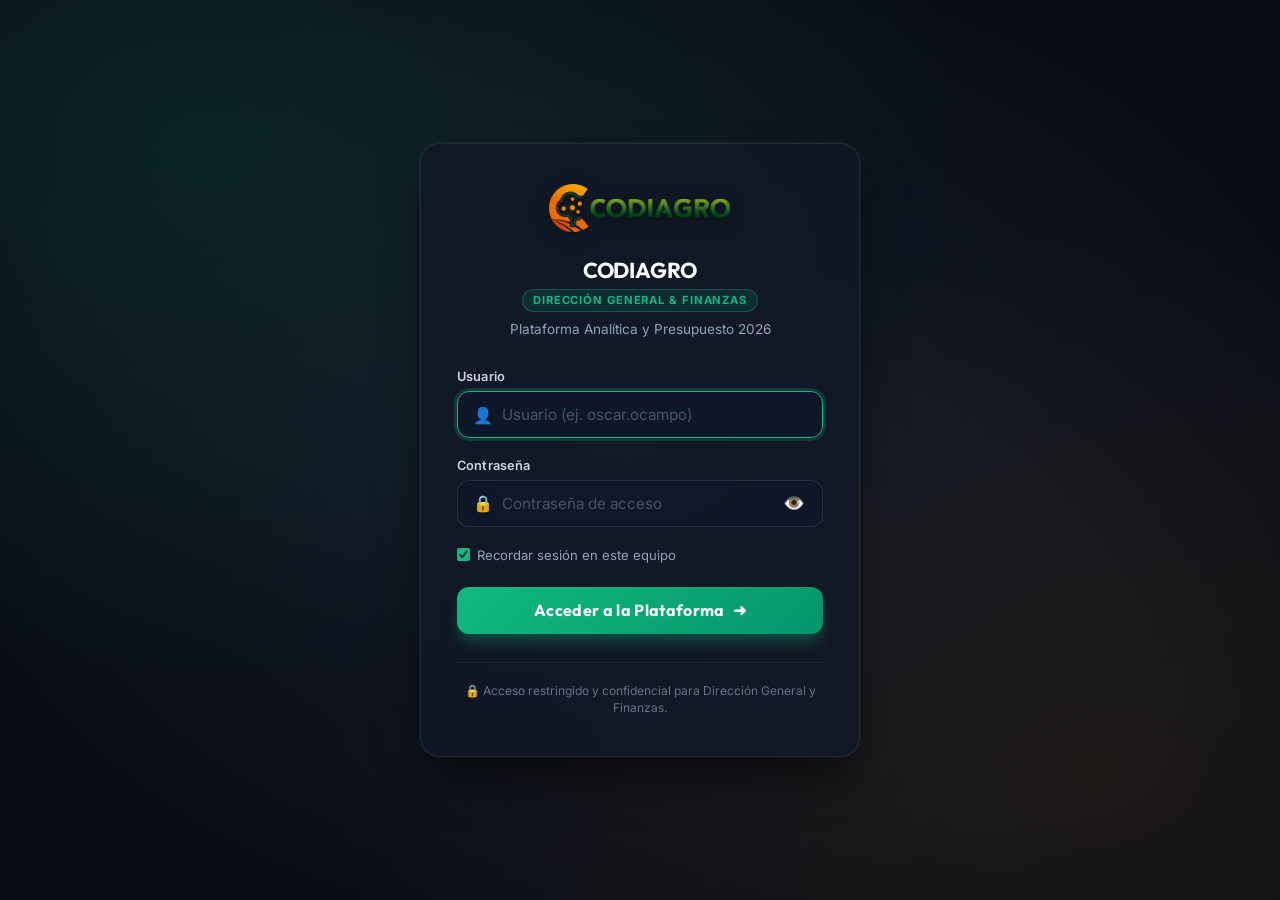
<file: web_dashboard_direccion/login.html>
<!DOCTYPE html>
<html lang="es">
<head>
  <meta charset="UTF-8">
  <meta name="viewport" content="width=device-width, initial-scale=1.0">
  <title>Acceso Seguro | Codiagro Dirección General 2026</title>
  <link rel="preconnect" href="https://fonts.googleapis.com">
  <link rel="preconnect" href="https://fonts.gstatic.com" crossorigin>
  <link href="https://fonts.googleapis.com/css2?family=Inter:wght@400;500;600;700&family=Outfit:wght@600;700;800&display=swap" rel="stylesheet">
  <style>
    :root {
      --bg: #090d16;
      --card-bg: rgba(17, 24, 39, 0.75);
      --card-border: rgba(255, 255, 255, 0.08);
      --accent-emerald: #10b981;
      --accent-emerald-hover: #059669;
      --accent-gold: #f59e0b;
      --ink: #f8fafc;
      --muted: #94a3b8;
      --danger: #ef4444;
    }

    * {
      box-sizing: border-box;
      margin: 0;
      padding: 0;
    }

    body {
      background-color: var(--bg);
      background-image: 
        radial-gradient(at 15% 15%, rgba(16, 185, 129, 0.12) 0px, transparent 50%),
        radial-gradient(at 85% 85%, rgba(245, 158, 11, 0.08) 0px, transparent 50%),
        radial-gradient(at 50% 50%, rgba(30, 41, 59, 0.5) 0px, transparent 80%);
      color: var(--ink);
      font-family: 'Inter', -apple-system, BlinkMacSystemFont, "Segoe UI", Roboto, sans-serif;
      min-height: 100vh;
      display: flex;
      align-items: center;
      justify-content: center;
      padding: 1.5rem;
      overflow-x: hidden;
    }

    .login-container {
      width: 100%;
      max-width: 440px;
      perspective: 1000px;
    }

    .login-card {
      background: var(--card-bg);
      border: 1px solid var(--card-border);
      border-radius: 1.25rem;
      padding: 2.5rem 2.25rem;
      box-shadow: 0 25px 50px -12px rgba(0, 0, 0, 0.65), 0 0 0 1px rgba(255, 255, 255, 0.05);
      backdrop-filter: blur(20px);
      -webkit-backdrop-filter: blur(20px);
      animation: cardEnter 0.6s cubic-bezier(0.16, 1, 0.3, 1) forwards;
    }

    @keyframes cardEnter {
      from {
        opacity: 0;
        transform: translateY(20px) scale(0.98);
      }
      to {
        opacity: 1;
        transform: translateY(0) scale(1);
      }
    }

    .brand-header {
      text-align: center;
      margin-bottom: 2rem;
    }

    .brand-logo {
      height: 48px;
      margin-bottom: 1.25rem;
      filter: drop-shadow(0 4px 8px rgba(0,0,0,0.4));
    }

    .brand-title {
      font-family: 'Outfit', sans-serif;
      font-size: 1.35rem;
      font-weight: 700;
      color: #ffffff;
      letter-spacing: -0.01em;
      display: flex;
      align-items: center;
      justify-content: center;
      gap: 0.5rem;
    }

    .brand-badge {
      display: inline-block;
      margin-top: 0.35rem;
      font-size: 0.7rem;
      font-weight: 700;
      text-transform: uppercase;
      letter-spacing: 0.08em;
      color: var(--accent-emerald);
      background: rgba(16, 185, 129, 0.12);
      border: 1px solid rgba(16, 185, 129, 0.3);
      padding: 0.2rem 0.6rem;
      border-radius: 9999px;
    }

    .brand-subtext {
      color: var(--muted);
      font-size: 0.85rem;
      margin-top: 0.6rem;
    }

    .form-group {
      margin-bottom: 1.25rem;
    }

    .form-label {
      display: block;
      font-size: 0.8rem;
      font-weight: 600;
      color: #cbd5e1;
      margin-bottom: 0.45rem;
      letter-spacing: 0.01em;
    }

    .input-wrapper {
      position: relative;
      display: flex;
      align-items: center;
    }

    .input-icon {
      position: absolute;
      left: 1rem;
      font-size: 1rem;
      color: #64748b;
      pointer-events: none;
      user-select: none;
    }

    .form-input {
      width: 100%;
      background: rgba(15, 23, 42, 0.6);
      border: 1px solid rgba(255, 255, 255, 0.1);
      border-radius: 0.75rem;
      padding: 0.8rem 1rem 0.8rem 2.75rem;
      color: #ffffff;
      font-family: inherit;
      font-size: 0.95rem;
      transition: all 0.2s ease;
      outline: none;
    }

    .form-input:focus {
      border-color: var(--accent-emerald);
      background: rgba(15, 23, 42, 0.9);
      box-shadow: 0 0 0 3px rgba(16, 185, 129, 0.2);
    }

    .form-input::placeholder {
      color: #475569;
    }

    input[type="password"]::-ms-reveal,
    input[type="password"]::-ms-clear {
      display: none !important;
      width: 0 !important;
      height: 0 !important;
    }

    .toggle-pwd-btn {
      position: absolute;
      right: 0.75rem;
      z-index: 999;
      background: transparent;
      border: none;
      color: #64748b;
      cursor: pointer;
      font-size: 1.1rem;
      padding: 0.35rem;
      display: flex;
      align-items: center;
      justify-content: center;
      transition: color 0.2s;
    }

    .toggle-pwd-btn:hover {
      color: #94a3b8;
    }

    .form-options {
      display: flex;
      align-items: center;
      justify-content: space-between;
      margin-bottom: 1.5rem;
      font-size: 0.82rem;
      color: var(--muted);
    }

    .remember-me {
      display: flex;
      align-items: center;
      gap: 0.45rem;
      cursor: pointer;
      user-select: none;
    }

    .remember-me input {
      accent-color: var(--accent-emerald);
      cursor: pointer;
    }

    .btn-submit {
      width: 100%;
      background: linear-gradient(135deg, #10b981 0%, #059669 100%);
      color: #ffffff;
      border: none;
      border-radius: 0.75rem;
      padding: 0.85rem 1.5rem;
      font-family: 'Outfit', sans-serif;
      font-size: 1rem;
      font-weight: 700;
      letter-spacing: 0.02em;
      cursor: pointer;
      display: flex;
      align-items: center;
      justify-content: center;
      gap: 0.5rem;
      box-shadow: 0 10px 15px -3px rgba(16, 185, 129, 0.35);
      transition: all 0.2s ease;
    }

    .btn-submit:hover {
      background: linear-gradient(135deg, #34d399 0%, #10b981 100%);
      transform: translateY(-1px);
      box-shadow: 0 14px 20px -3px rgba(16, 185, 129, 0.45);
    }

    .btn-submit:active {
      transform: translateY(0);
    }

    .btn-submit:disabled {
      opacity: 0.6;
      cursor: not-allowed;
      transform: none;
    }

    .alert-error {
      background: rgba(239, 68, 68, 0.15);
      border: 1px solid rgba(239, 68, 68, 0.35);
      color: #fca5a5;
      padding: 0.75rem 1rem;
      border-radius: 0.65rem;
      font-size: 0.82rem;
      margin-bottom: 1.25rem;
      display: none;
      align-items: center;
      gap: 0.5rem;
      animation: shake 0.35s ease;
    }

    @keyframes shake {
      0%, 100% { transform: translateX(0); }
      20%, 60% { transform: translateX(-6px); }
      40%, 80% { transform: translateX(6px); }
    }

    .credentials-hint {
      margin-top: 1.75rem;
      padding-top: 1.25rem;
      border-top: 1px solid rgba(255, 255, 255, 0.06);
      font-size: 0.75rem;
      color: #64748b;
      line-height: 1.4;
      text-align: center;
    }

    .credentials-hint code {
      background: rgba(255, 255, 255, 0.06);
      color: #e2e8f0;
      padding: 0.15rem 0.35rem;
      border-radius: 4px;
      font-family: monospace;
    }
  </style>
</head>
<body>

  <div class="login-container">
    <div class="login-card">
      <div class="brand-header">
        <img src="codiagro_logo.png" alt="Codiagro Logo" class="brand-logo" onerror="this.style.display='none'">
        <h1 class="brand-title">
          <span>CODIAGRO</span>
        </h1>
        <div class="brand-badge">Dirección General & Finanzas</div>
        <p class="brand-subtext">Plataforma Analítica y Presupuesto 2026</p>
      </div>

      <div class="alert-error" id="errorAlert">
        <span>⚠️</span>
        <span id="errorMessage">Usuario o contraseña incorrectos.</span>
      </div>

      <form id="loginForm" onsubmit="handleLogin(event)">
        <div class="form-group">
          <label class="form-label" for="username">Usuario</label>
          <div class="input-wrapper">
            <span class="input-icon">👤</span>
            <input type="text" id="username" class="form-input" placeholder="Usuario (ej. oscar.ocampo)" required autofocus autocomplete="username">
          </div>
        </div>

        <div class="form-group">
          <label class="form-label" for="password">Contraseña</label>
          <div class="input-wrapper">
            <span class="input-icon">🔒</span>
            <input type="password" id="password" class="form-input" placeholder="Contraseña de acceso" required autocomplete="current-password">
            <button type="button" class="toggle-pwd-btn" onclick="togglePasswordVisibility()" title="Mostrar/Ocultar contraseña" id="togglePwdBtn">👁️</button>
          </div>
        </div>

        <div class="form-options">
          <label class="remember-me">
            <input type="checkbox" id="rememberMe" checked>
            <span>Recordar sesión en este equipo</span>
          </label>
        </div>

        <button type="submit" class="btn-submit" id="submitBtn">
          <span>Acceder a la Plataforma</span>
          <span>➜</span>
        </button>
      </form>

      <div class="credentials-hint">
        🔒 Acceso restringido y confidencial para Dirección General y Finanzas.
      </div>
    </div>
  </div>

  <script>
    function togglePasswordVisibility() {
      const pwd = document.getElementById('password');
      const btn = document.getElementById('togglePwdBtn');
      if (pwd.type === 'password') {
        pwd.type = 'text';
        btn.textContent = '🙈';
      } else {
        pwd.type = 'password';
        btn.textContent = '👁️';
      }
    }

    async function handleLogin(e) {
      e.preventDefault();
      const user = document.getElementById('username').value.trim();
      const pass = document.getElementById('password').value;
      const remember = document.getElementById('rememberMe').checked;
      const errorAlert = document.getElementById('errorAlert');
      const errorMsg = document.getElementById('errorMessage');
      const submitBtn = document.getElementById('submitBtn');

      errorAlert.style.display = 'none';
      submitBtn.disabled = true;
      submitBtn.innerHTML = '<span>Verificando...</span>';

      try {
        // Enviar al backend local si está disponible
        const response = await fetch('/api/login', {
          method: 'POST',
          headers: { 'Content-Type': 'application/json' },
          body: JSON.stringify({ username: user, password: pass })
        });

        const data = await response.json();

        if (response.ok && data.success) {
          const authData = {
            user: data.user || user,
            token: data.token,
            timestamp: Date.now()
          };
          sessionStorage.setItem('codiagro_auth', JSON.stringify(authData));
          if (remember) {
            localStorage.setItem('codiagro_auth', JSON.stringify(authData));
          }
          window.location.href = '/index.html';
          return;
        } else {
          showError(data.error || 'Usuario o contraseña incorrectos.');
        }
      } catch (err) {
        // Fallback para ejecución estática sin backend
        const validUsers = ['oscar.ocampo', 'oscar', 'codiagrooscar@gmail.com', 'oscar.ocampo@codiagro.com', 'direccion', 'admin'];
        const validPasses = ['Codiagro2026!', 'Codiagro2026'];
        if (validUsers.includes(user.toLowerCase()) && validPasses.includes(pass)) {
          const authData = {
            user: user,
            token: 'local_static_token',
            timestamp: Date.now()
          };
          sessionStorage.setItem('codiagro_auth', JSON.stringify(authData));
          if (remember) {
            localStorage.setItem('codiagro_auth', JSON.stringify(authData));
          }
          window.location.href = '/index.html';
          return;
        } else {
          showError('Usuario o contraseña incorrectos.');
        }
      } finally {
        submitBtn.disabled = false;
        submitBtn.innerHTML = '<span>Acceder a la Plataforma</span><span>➜</span>';
      }
    }

    function showError(msg) {
      const errorAlert = document.getElementById('errorAlert');
      const errorMsg = document.getElementById('errorMessage');
      errorMsg.textContent = msg;
      errorAlert.style.display = 'flex';
      // Re-trigger animation
      errorAlert.style.animation = 'none';
      void errorAlert.offsetWidth;
      errorAlert.style.animation = 'shake 0.35s ease';
    }

    // Auto-check si ya hay sesión válida
    (function checkExistingSession() {
      const session = sessionStorage.getItem('codiagro_auth') || localStorage.getItem('codiagro_auth');
      if (session) {
        try {
          const parsed = JSON.parse(session);
          if (parsed && parsed.user) {
            // Validar con servidor
            fetch('/api/auth/status')
              .then(r => r.json())
              .then(d => {
                if (d.authenticated) {
                  window.location.href = '/index.html';
                }
              })
              .catch(() => {
                window.location.href = '/index.html';
              });
          }
        } catch (e) {}
      }
    })();
  </script>
</body>
</html>
</file>
<file: marta_tracking.css>
/* Estilos para el módulo 🎯 Cierre 2026 & Termómetro Q4 (Marta) */

.marta-header-card {
  background: linear-gradient(135deg, rgba(30, 41, 59, 0.95) 0%, rgba(15, 23, 42, 0.95) 100%);
  border: 1px solid rgba(51, 65, 85, 0.8);
  border-radius: var(--radius-lg);
  padding: 1.5rem 1.75rem;
  box-shadow: var(--shadow);
  display: flex;
  justify-content: space-between;
  align-items: center;
  flex-wrap: wrap;
  gap: 1.25rem;
  margin-bottom: 1.5rem;
}

.marta-header-left {
  display: flex;
  align-items: center;
  gap: 1rem;
}

.marta-title-row {
  display: flex;
  align-items: center;
  gap: 1rem;
}

.marta-icon {
  font-size: 2.2rem;
  background: rgba(245, 158, 11, 0.15);
  border: 1px solid rgba(245, 158, 11, 0.4);
  width: 54px;
  height: 54px;
  display: flex;
  align-items: center;
  justify-content: center;
  border-radius: var(--radius-md);
  box-shadow: 0 0 20px rgba(245, 158, 11, 0.2);
}

.marta-title-row h2 {
  font-family: 'Outfit', sans-serif;
  font-size: 1.45rem;
  font-weight: 800;
  color: #ffffff;
  letter-spacing: -0.02em;
}

.marta-subtitle {
  font-size: 0.85rem;
  color: var(--muted);
  margin-top: 0.2rem;
}

.marta-header-right {
  display: flex;
  align-items: center;
  gap: 1rem;
  flex-wrap: wrap;
}

.marta-currency-toggle-box {
  display: flex;
  align-items: center;
  background: rgba(15, 23, 42, 0.85);
  padding: 0.25rem;
  border-radius: var(--radius-sm);
  border: 1px solid var(--card-border);
  gap: 0.3rem;
}

.curr-toggle-btn {
  background: transparent;
  border: 1px solid transparent;
  color: var(--muted);
  font-family: inherit;
  font-size: 0.8rem;
  font-weight: 700;
  padding: 0.35rem 0.85rem;
  border-radius: 6px;
  cursor: pointer;
  transition: all 0.2s ease;
  display: inline-flex;
  align-items: center;
  gap: 0.35rem;
}

.curr-toggle-btn:hover {
  color: #ffffff;
  background: rgba(255, 255, 255, 0.06);
}

.curr-toggle-btn.active {
  background: linear-gradient(135deg, rgba(59, 130, 246, 0.3) 0%, rgba(37, 99, 235, 0.4) 100%);
  border-color: #3b82f6;
  color: #93c5fd;
  box-shadow: 0 0 12px rgba(59, 130, 246, 0.35);
}

.marta-sas-toggle-box {
  display: flex;
  align-items: center;
  gap: 0.6rem;
  background: rgba(15, 23, 42, 0.7);
  padding: 0.4rem 0.85rem;
  border-radius: var(--radius-sm);
  border: 1px solid var(--card-border);
}

.sas-label {
  font-size: 0.78rem;
  color: var(--muted);
  font-weight: 600;
}

.sas-toggle-btn {
  background: rgba(51, 65, 85, 0.5);
  border: 1px solid #475569;
  color: #cbd5e1;
  font-family: inherit;
  font-size: 0.8rem;
  font-weight: 700;
  padding: 0.35rem 0.75rem;
  border-radius: 9999px;
  cursor: pointer;
  transition: all 0.2s;
}

.sas-toggle-btn.active {
  background: rgba(16, 185, 129, 0.25);
  border-color: var(--accent);
  color: #34d399;
  box-shadow: 0 0 12px rgba(16, 185, 129, 0.3);
}

.marta-export-btn {
  background: linear-gradient(135deg, rgba(59, 130, 246, 0.2) 0%, rgba(37, 99, 235, 0.3) 100%);
  border: 1px solid rgba(59, 130, 246, 0.5);
  color: #93c5fd;
  font-family: inherit;
  font-size: 0.82rem;
  font-weight: 700;
  padding: 0.5rem 1rem;
  border-radius: var(--radius-sm);
  cursor: pointer;
  transition: all 0.2s;
}
.marta-export-btn:hover {
  background: rgba(59, 130, 246, 0.35);
  color: #ffffff;
}

/* KPIS GRID */
.marta-kpis-grid {
  display: grid;
  grid-template-columns: repeat(auto-fit, minmax(260px, 1fr));
  gap: 1rem;
  margin-bottom: 2rem;
}

.marta-kpi-card {
  background: var(--card-bg);
  border: 1px solid var(--card-border);
  border-radius: var(--radius-md);
  padding: 1.25rem 1.5rem;
  box-shadow: var(--shadow);
  display: flex;
  flex-direction: column;
  gap: 0.35rem;
  position: relative;
  overflow: hidden;
}

.marta-kpi-card.highlight-success {
  border-color: rgba(16, 185, 129, 0.5);
  background: linear-gradient(135deg, rgba(30, 41, 59, 0.9) 0%, rgba(6, 78, 59, 0.3) 100%);
}
.marta-kpi-card.highlight-warn {
  border-color: rgba(245, 158, 11, 0.5);
  background: linear-gradient(135deg, rgba(30, 41, 59, 0.9) 0%, rgba(120, 53, 15, 0.3) 100%);
}
.marta-kpi-card.highlight-danger {
  border-color: rgba(239, 68, 68, 0.5);
  background: linear-gradient(135deg, rgba(30, 41, 59, 0.9) 0%, rgba(127, 29, 29, 0.3) 100%);
}

.kpi-label {
  font-size: 0.76rem;
  font-weight: 700;
  text-transform: uppercase;
  letter-spacing: 0.05em;
  color: var(--muted);
}

.kpi-value {
  font-family: 'Outfit', sans-serif;
  font-size: 1.85rem;
  font-weight: 800;
  color: #ffffff;
  letter-spacing: -0.02em;
}

.kpi-sub {
  font-size: 0.78rem;
  color: #94a3b8;
}

.kpi-badge-row {
  display: flex;
  align-items: center;
  gap: 0.5rem;
  margin-top: 0.25rem;
}

.kpi-badge {
  font-size: 0.72rem;
  font-weight: 800;
  padding: 0.2rem 0.6rem;
  border-radius: 9999px;
  letter-spacing: 0.04em;
}
.badge-green {
  background: rgba(16, 185, 129, 0.2);
  border: 1px solid rgba(16, 185, 129, 0.5);
  color: #34d399;
}
.badge-sas-tag {
  font-size: 0.7rem;
  background: rgba(59, 130, 246, 0.2);
  border: 1px solid rgba(59, 130, 246, 0.5);
  color: #93c5fd;
  padding: 0.15rem 0.45rem;
  border-radius: 4px;
  font-weight: 700;
}

/* SECTION HEADERS */
.marta-section-title-row {
  display: flex;
  justify-content: space-between;
  align-items: center;
  margin-bottom: 1rem;
}
.marta-section-title-row h3 {
  font-family: 'Outfit', sans-serif;
  font-size: 1.15rem;
  font-weight: 700;
  color: #ffffff;
}
.section-hint {
  font-size: 0.78rem;
  color: var(--muted);
}

/* COMMERCIALS GRID */
.marta-commercials-grid {
  display: grid;
  grid-template-columns: repeat(auto-fit, minmax(280px, 1fr));
  gap: 1rem;
  margin-bottom: 2.5rem;
}

.commercial-card {
  background: rgba(30, 41, 59, 0.75);
  border: 1px solid var(--card-border);
  border-radius: var(--radius-md);
  padding: 1.1rem 1.25rem;
  box-shadow: var(--shadow);
  display: flex;
  flex-direction: column;
  gap: 0.85rem;
  cursor: pointer;
  transition: all 0.2s cubic-bezier(0.16, 1, 0.3, 1);
}
.commercial-card:hover {
  transform: translateY(-2px);
  border-color: #64748b;
  background: rgba(30, 41, 59, 0.95);
}
.commercial-card.active {
  border-color: var(--accent);
  background: rgba(16, 185, 129, 0.08);
  box-shadow: 0 0 16px rgba(16, 185, 129, 0.25);
}

.comm-card-header {
  display: flex;
  justify-content: space-between;
  align-items: flex-start;
}
.comm-name {
  font-family: 'Outfit', sans-serif;
  font-size: 1.05rem;
  font-weight: 700;
  color: #ffffff;
  display: block;
}
.comm-clients {
  font-size: 0.74rem;
  color: var(--muted);
}

.comm-tag {
  font-size: 0.7rem;
  font-weight: 700;
  padding: 0.2rem 0.55rem;
  border-radius: 9999px;
  letter-spacing: 0.03em;
}
.tag-green { background: rgba(16, 185, 129, 0.18); color: #34d399; border: 1px solid rgba(16, 185, 129, 0.4); }
.tag-purple { background: rgba(139, 92, 246, 0.2); color: #c084fc; border: 1px solid rgba(139, 92, 246, 0.4); }
.tag-yellow { background: rgba(245, 158, 11, 0.18); color: #fbbf24; border: 1px solid rgba(245, 158, 11, 0.4); }
.tag-red { background: rgba(239, 68, 68, 0.2); color: #f87171; border: 1px solid rgba(239, 68, 68, 0.4); }

.comm-progress-box {
  display: flex;
  flex-direction: column;
  gap: 0.35rem;
}
.progress-labels {
  display: flex;
  justify-content: space-between;
  font-size: 0.75rem;
}
.prog-pct { font-weight: 800; color: #ffffff; }
.prog-vals { color: var(--muted); }

.progress-bar-track {
  width: 100%;
  height: 8px;
  background: rgba(15, 23, 42, 0.8);
  border-radius: 9999px;
  overflow: hidden;
  border: 1px solid rgba(51, 65, 85, 0.6);
}
.progress-bar-fill {
  height: 100%;
  border-radius: 9999px;
  transition: width 0.4s ease;
}

.comm-footer-metrics {
  display: grid;
  grid-template-columns: 1fr 1fr;
  gap: 0.75rem;
  border-top: 1px dashed rgba(51, 65, 85, 0.6);
  padding-top: 0.65rem;
}
.metric-col {
  display: flex;
  flex-direction: column;
}
.m-label { font-size: 0.68rem; color: var(--muted); text-transform: uppercase; font-weight: 700; }
.m-val { font-size: 0.88rem; font-weight: 800; color: #ffffff; }

/* CLIENTS DETAIL PANEL */
.marta-clients-panel {
  background: var(--card-bg);
  border: 1px solid var(--card-border);
  border-radius: var(--radius-lg);
  padding: 1.5rem;
  box-shadow: var(--shadow);
  display: flex;
  flex-direction: column;
  gap: 1.25rem;
}

.panel-top-controls {
  display: flex;
  justify-content: space-between;
  align-items: center;
  flex-wrap: wrap;
  gap: 1rem;
}
.controls-left {
  display: flex;
  flex-direction: column;
  gap: 0.75rem;
}
.panel-heading {
  font-family: 'Outfit', sans-serif;
  font-size: 1.15rem;
  font-weight: 700;
  color: #ffffff;
}

.valuation-chips-row {
  display: flex;
  align-items: center;
  gap: 0.4rem;
  flex-wrap: wrap;
}
.v-chip {
  background: rgba(15, 23, 42, 0.7);
  border: 1px solid var(--card-border);
  color: var(--muted);
  font-family: inherit;
  font-size: 0.78rem;
  font-weight: 600;
  padding: 0.35rem 0.75rem;
  border-radius: 9999px;
  cursor: pointer;
  transition: all 0.2s;
}
.v-chip:hover {
  color: #fff;
  border-color: #64748b;
}
.v-chip.active {
  background: rgba(255, 255, 255, 0.12);
  color: #fff;
  border-color: #cbd5e1;
  font-weight: 700;
}
.v-chip.chip-achieved.active { background: rgba(16, 185, 129, 0.25); border-color: #10b981; color: #34d399; }
.v-chip.chip-achievable.active { background: rgba(16, 185, 129, 0.2); border-color: #10b981; color: #34d399; }
.v-chip.chip-demanding.active { background: rgba(245, 158, 11, 0.25); border-color: #f59e0b; color: #fbbf24; }
.v-chip.chip-unrealistic.active { background: rgba(239, 68, 68, 0.25); border-color: #ef4444; color: #f87171; }

.controls-right {
  display: flex;
  align-items: center;
  gap: 0.75rem;
  flex-wrap: wrap;
}
.marta-search-box {
  display: flex;
  align-items: center;
  gap: 0.5rem;
  background: rgba(15, 23, 42, 0.8);
  border: 1px solid var(--card-border);
  padding: 0.45rem 0.85rem;
  border-radius: var(--radius-sm);
}
.marta-search-box input {
  background: transparent;
  border: none;
  outline: none;
  color: #fff;
  font-family: inherit;
  font-size: 0.85rem;
  width: 230px;
}
.clear-filter-btn {
  background: rgba(239, 68, 68, 0.15);
  border: 1px solid rgba(239, 68, 68, 0.4);
  color: #fca5a5;
  font-family: inherit;
  font-size: 0.75rem;
  font-weight: 700;
  padding: 0.45rem 0.75rem;
  border-radius: var(--radius-sm);
  cursor: pointer;
  transition: all 0.2s;
}

/* DATA TABLE */
.marta-table-wrapper {
  overflow-x: auto;
  border-radius: var(--radius-md);
  border: 1px solid var(--card-border);
}
.marta-data-table {
  width: 100%;
  border-collapse: collapse;
  font-size: 0.84rem;
  text-align: left;
}
.marta-data-table thead th {
  background: #0f172a;
  color: #94a3b8;
  font-weight: 700;
  padding: 0.75rem 0.85rem;
  border-bottom: 1px solid var(--card-border);
  white-space: nowrap;
}
.marta-data-table tbody td {
  padding: 0.65rem 0.85rem;
  border-bottom: 1px solid rgba(51, 65, 85, 0.4);
  color: #cbd5e1;
}
.marta-data-table tbody tr:hover {
  background: rgba(255, 255, 255, 0.03);
}

.marta-data-table .num {
  text-align: right;
  font-variant-numeric: tabular-nums;
}

.badge-comercial-tag {
  background: rgba(51, 65, 85, 0.5);
  border: 1px solid #475569;
  color: #e2e8f0;
  padding: 0.15rem 0.45rem;
  border-radius: 4px;
  font-weight: 600;
  font-size: 0.75rem;
}
.flag-text {
  font-size: 0.76rem;
  color: #94a3b8;
}
.client-name-cell {
  color: #ffffff;
  max-width: 260px;
  white-space: nowrap;
  overflow: hidden;
  text-overflow: ellipsis;
}
.clasif-pill {
  font-size: 0.72rem;
  color: #94a3b8;
}

/* BADGES DE VALORACIÓN */
.marta-badge {
  font-size: 0.74rem;
  font-weight: 700;
  padding: 0.25rem 0.65rem;
  border-radius: 9999px;
  display: inline-block;
  white-space: nowrap;
}
.badge-achieved { background: rgba(16, 185, 129, 0.2); color: #34d399; border: 1px solid rgba(16, 185, 129, 0.5); }
.badge-achievable { background: rgba(16, 185, 129, 0.15); color: #10b981; border: 1px solid rgba(16, 185, 129, 0.35); }
.badge-demanding { background: rgba(245, 158, 11, 0.2); color: #fbbf24; border: 1px solid rgba(245, 158, 11, 0.5); }
.badge-unrealistic { background: rgba(239, 68, 68, 0.22); color: #f87171; border: 1px solid rgba(239, 68, 68, 0.5); font-weight: 800; }
.badge-neutral { background: rgba(71, 85, 105, 0.3); color: #94a3b8; border: 1px solid rgba(71, 85, 105, 0.5); }
.badge-no-est { background: rgba(51, 65, 85, 0.2); color: #64748b; border: 1px dashed rgba(71, 85, 105, 0.4); }

.text-accent { color: #34d399 !important; }
.text-warn { color: #fbbf24 !important; }
.text-orange { color: #f97316 !important; }
.text-danger { color: #f87171 !important; }
.font-bold { font-weight: 700; }

.marta-kpi-card.highlight-info {
  border-color: rgba(56, 189, 248, 0.5);
  background: linear-gradient(135deg, rgba(30, 41, 59, 0.9) 0%, rgba(14, 116, 144, 0.3) 100%);
}
.text-cyan { color: #38bdf8 !important; }
.text-blue { color: #60a5fa !important; }
</file>
<file: presentacion_presupuesto_2027/styles.css>
:root {
  color-scheme: dark;
  --bg: #070b12;
  --surface: #0e1524;
  --surface-alt: #131c31;
  --card-bg: rgba(23, 33, 53, 0.75);
  --card-border: rgba(56, 75, 107, 0.55);
  --card-hover: rgba(71, 98, 140, 0.7);
  --ink: #f8fafc;
  --muted: #94a3b8;
  --accent: #10b981;
  --accent-glow: rgba(16, 185, 129, 0.28);
  --accent-gradient: linear-gradient(135deg, #10b981 0%, #059669 100%);
  --primary: #3b82f6;
  --primary-glow: rgba(59, 130, 246, 0.28);
  --primary-gradient: linear-gradient(135deg, #3b82f6 0%, #1d4ed8 100%);
  --warn: #f59e0b;
  --warn-gradient: linear-gradient(135deg, #f59e0b 0%, #d97706 100%);
  --danger: #ef4444;
  --purple: #8b5cf6;
  --radius-sm: 8px;
  --radius-md: 14px;
  --radius-lg: 22px;
  --shadow: 0 12px 30px -8px rgba(0, 0, 0, 0.5);
}

* {
  box-sizing: border-box;
  margin: 0;
  padding: 0;
}

body {
  background-color: var(--bg);
  color: var(--ink);
  font-family: 'Inter', -apple-system, BlinkMacSystemFont, sans-serif;
  min-height: 100vh;
  display: flex;
  flex-direction: column;
  line-height: 1.5;
  overflow-x: hidden;
}

/* TOP NAVBAR */
.navbar {
  background: rgba(14, 21, 36, 0.95);
  backdrop-filter: blur(20px);
  border-bottom: 1px solid var(--card-border);
  padding: 0.65rem 1.5rem;
  position: sticky;
  top: 0;
  z-index: 1000;
  display: flex;
  justify-content: space-between;
  align-items: center;
  gap: 1rem;
}

.nav-brand {
  display: flex;
  align-items: center;
  gap: 0.85rem;
}

.nav-logo {
  height: 32px;
  filter: drop-shadow(0 2px 5px rgba(0,0,0,0.5));
}

.nav-title-group h1 {
  font-family: 'Outfit', sans-serif;
  font-size: 1.1rem;
  font-weight: 700;
  color: #ffffff;
  display: flex;
  align-items: center;
  gap: 0.5rem;
}

.badge-tag {
  background: rgba(16, 185, 129, 0.15);
  border: 1px solid rgba(16, 185, 129, 0.4);
  color: var(--accent);
  padding: 0.15rem 0.5rem;
  border-radius: 9999px;
  font-size: 0.68rem;
  font-weight: 800;
  text-transform: uppercase;
  letter-spacing: 0.05em;
}

/* SUBNAV AREA TABS */
.area-subnav {
  background: rgba(11, 17, 30, 0.9);
  border-bottom: 1px solid var(--card-border);
  padding: 0.4rem 1.5rem;
  display: flex;
  align-items: center;
  gap: 0.4rem;
  overflow-x: auto;
  white-space: nowrap;
  position: sticky;
  top: 55px;
  z-index: 999;
}

.area-tab {
  background: transparent;
  border: 1px solid transparent;
  color: var(--muted);
  font-size: 0.78rem;
  font-weight: 600;
  padding: 0.35rem 0.75rem;
  border-radius: 9999px;
  cursor: pointer;
  transition: all 0.2s ease;
  display: inline-flex;
  align-items: center;
  gap: 0.35rem;
  text-decoration: none;
}

.area-tab:hover {
  background: rgba(255, 255, 255, 0.06);
  color: #ffffff;
  border-color: rgba(255, 255, 255, 0.1);
}

.area-tab.active {
  background: rgba(16, 185, 129, 0.18);
  border-color: rgba(16, 185, 129, 0.5);
  color: var(--accent);
  font-weight: 700;
  box-shadow: 0 0 12px var(--accent-glow);
}

/* NAV CONTROLS */
.nav-controls {
  display: flex;
  align-items: center;
  gap: 0.45rem;
  background: rgba(23, 33, 53, 0.6);
  padding: 0.2rem 0.4rem;
  border-radius: var(--radius-sm);
  border: 1px solid var(--card-border);
}

.btn-ctrl {
  background: transparent;
  border: none;
  color: var(--ink);
  padding: 0.35rem 0.7rem;
  border-radius: 6px;
  font-size: 0.82rem;
  font-weight: 600;
  cursor: pointer;
  display: inline-flex;
  align-items: center;
  gap: 0.3rem;
  transition: all 0.2s ease;
}

.btn-ctrl:hover:not(:disabled) {
  background: rgba(255, 255, 255, 0.1);
  color: #fff;
}

.btn-ctrl:disabled {
  opacity: 0.35;
  cursor: not-allowed;
}

.btn-ctrl-accent {
  background: var(--accent-gradient);
  color: #fff;
}

.btn-ctrl-accent:hover:not(:disabled) {
  box-shadow: 0 0 14px var(--accent-glow);
}

.slide-counter {
  font-size: 0.82rem;
  font-weight: 700;
  color: var(--muted);
  min-width: 65px;
  text-align: center;
}

.select-jump {
  background: #172135;
  border: 1px solid #334155;
  color: #fff;
  padding: 0.35rem 0.65rem;
  border-radius: 6px;
  font-size: 0.8rem;
  font-weight: 600;
  cursor: pointer;
  outline: none;
}

/* NAV ACTIONS */
.nav-actions {
  display: flex;
  align-items: center;
  gap: 0.6rem;
}

.btn-action {
  background: #172135;
  border: 1px solid #334155;
  color: var(--ink);
  padding: 0.4rem 0.75rem;
  border-radius: var(--radius-sm);
  font-size: 0.8rem;
  font-weight: 600;
  cursor: pointer;
  display: inline-flex;
  align-items: center;
  gap: 0.35rem;
  transition: all 0.2s;
}

.btn-action:hover {
  background: #24334f;
  border-color: #475569;
}

/* MAIN STAGE */
.presentation-container {
  flex: 1;
  max-width: 1440px;
  width: 100%;
  margin: 0 auto;
  padding: 1.75rem 2rem 4rem;
  position: relative;
}

.slide {
  display: none;
  opacity: 0;
  transform: translateY(12px);
  transition: opacity 0.3s cubic-bezier(0.16, 1, 0.3, 1), transform 0.3s cubic-bezier(0.16, 1, 0.3, 1);
}

.slide.active {
  display: block;
  opacity: 1;
  transform: translateY(0);
}

/* SLIDE HEADINGS */
.slide-header {
  margin-bottom: 1.5rem;
  display: flex;
  justify-content: space-between;
  align-items: flex-end;
  flex-wrap: wrap;
  gap: 1rem;
}

.slide-tagline {
  font-size: 0.76rem;
  text-transform: uppercase;
  font-weight: 800;
  letter-spacing: 0.08em;
  color: var(--accent);
  margin-bottom: 0.25rem;
  display: flex;
  align-items: center;
  gap: 0.4rem;
}

.slide-title {
  font-family: 'Outfit', sans-serif;
  font-size: 2.05rem;
  font-weight: 800;
  letter-spacing: -0.025em;
  color: #ffffff;
  line-height: 1.15;
}

.slide-subtitle {
  font-size: 0.92rem;
  color: var(--muted);
  margin-top: 0.3rem;
}

/* QUICK ACTION TOOLBAR ON SLIDES */
.slide-toolbar {
  display: flex;
  gap: 0.5rem;
}

.btn-pill-sm {
  background: rgba(30, 41, 59, 0.8);
  border: 1px solid var(--card-border);
  color: var(--ink);
  padding: 0.3rem 0.65rem;
  border-radius: 9999px;
  font-size: 0.75rem;
  font-weight: 600;
  cursor: pointer;
  transition: all 0.2s;
}

.btn-pill-sm:hover {
  background: var(--card-border);
  color: #fff;
}

/* GRIDS & CARDS */
.grid-2 { display: grid; grid-template-columns: repeat(2, 1fr); gap: 1.35rem; }
.grid-3 { display: grid; grid-template-columns: repeat(3, 1fr); gap: 1.25rem; }
.grid-4 { display: grid; grid-template-columns: repeat(4, 1fr); gap: 1.1rem; }
.grid-5 { display: grid; grid-template-columns: repeat(5, 1fr); gap: 1rem; }

.card {
  background: var(--card-bg);
  border: 1px solid var(--card-border);
  border-radius: var(--radius-md);
  padding: 1.25rem;
  backdrop-filter: blur(14px);
  box-shadow: var(--shadow);
  transition: transform 0.2s ease, border-color 0.2s ease, box-shadow 0.2s ease;
  position: relative;
  overflow: hidden;
}

.card:hover {
  border-color: rgba(59, 130, 246, 0.45);
  box-shadow: 0 16px 36px -6px rgba(0,0,0,0.5);
}

.card.highlight-green { border-top: 4px solid var(--accent); }
.card.highlight-blue { border-top: 4px solid var(--primary); }
.card.highlight-amber { border-top: 4px solid var(--warn); }
.card.highlight-purple { border-top: 4px solid var(--purple); }

/* CLICKABLE CARDS WITH DRILLDOWN */
.card-clickable {
  cursor: pointer;
  user-select: none;
}

.card-clickable::after {
  content: "🔍 Clic para desglosar";
  position: absolute;
  top: 0.75rem;
  right: 0.85rem;
  font-size: 0.68rem;
  font-weight: 700;
  color: var(--muted);
  opacity: 0.6;
  transition: opacity 0.2s, color 0.2s;
}

.card-clickable:hover::after {
  opacity: 1;
  color: var(--accent);
}

.card-top {
  display: flex;
  justify-content: space-between;
  align-items: center;
  margin-bottom: 0.5rem;
}

.card-kicker {
  font-size: 0.75rem;
  text-transform: uppercase;
  font-weight: 700;
  letter-spacing: 0.05em;
  color: var(--muted);
}

.card-number {
  font-family: 'Outfit', sans-serif;
  font-size: 2.1rem;
  font-weight: 800;
  color: #fff;
  line-height: 1.1;
  margin-bottom: 0.35rem;
}

.card-badge {
  display: inline-block;
  padding: 0.2rem 0.55rem;
  border-radius: 6px;
  font-size: 0.76rem;
  font-weight: 700;
}

.badge-green { background: rgba(16, 185, 129, 0.15); color: var(--accent); border: 1px solid rgba(16, 185, 129, 0.3); }
.badge-blue { background: rgba(59, 130, 246, 0.15); color: var(--primary); border: 1px solid rgba(59, 130, 246, 0.3); }
.badge-yellow { background: rgba(245, 158, 11, 0.15); color: var(--warn); border: 1px solid rgba(245, 158, 11, 0.3); }

.card-text {
  font-size: 0.86rem;
  color: #cbd5e1;
  line-height: 1.45;
  margin-top: 0.5rem;
}

/* INTERACTIVE ACCORDIONS / DESPLEGABLES */
.accordion-group {
  display: flex;
  flex-direction: column;
  gap: 0.85rem;
  margin-top: 1.25rem;
}

.accordion-item {
  background: var(--card-bg);
  border: 1px solid var(--card-border);
  border-radius: var(--radius-md);
  overflow: hidden;
  transition: border-color 0.2s;
}

.accordion-item:hover {
  border-color: rgba(59, 130, 246, 0.4);
}

.accordion-header {
  padding: 0.9rem 1.25rem;
  background: rgba(14, 21, 36, 0.6);
  cursor: pointer;
  display: flex;
  justify-content: space-between;
  align-items: center;
  user-select: none;
  font-weight: 700;
  font-size: 0.95rem;
  color: #ffffff;
  transition: background 0.2s;
}

.accordion-header:hover {
  background: rgba(30, 41, 59, 0.8);
}

.accordion-icon {
  font-size: 0.85rem;
  color: var(--accent);
  transition: transform 0.25s ease;
}

.accordion-item.open .accordion-icon {
  transform: rotate(90deg);
}

.accordion-body {
  display: none;
  padding: 1.25rem;
  background: rgba(11, 17, 30, 0.4);
  border-top: 1px solid var(--card-border);
  animation: slideDown 0.25s ease forwards;
}

.accordion-item.open .accordion-body {
  display: block;
}

@keyframes slideDown {
  from { opacity: 0; transform: translateY(-6px); }
  to { opacity: 1; transform: translateY(0); }
}

/* TABLES */
.table-wrapper {
  background: var(--card-bg);
  border: 1px solid var(--card-border);
  border-radius: var(--radius-md);
  overflow: hidden;
  box-shadow: var(--shadow);
}

table {
  width: 100%;
  border-collapse: collapse;
  text-align: left;
  font-size: 0.86rem;
}

th {
  background: #0b1120;
  color: var(--muted);
  font-size: 0.74rem;
  text-transform: uppercase;
  letter-spacing: 0.06em;
  font-weight: 700;
  padding: 0.75rem 1rem;
  border-bottom: 1px solid var(--card-border);
}

td {
  padding: 0.7rem 1rem;
  border-bottom: 1px solid rgba(51, 65, 85, 0.35);
  color: #cbd5e1;
}

tr:hover td {
  background: rgba(51, 65, 85, 0.25);
}

.tr-bold td { font-weight: 700; color: #ffffff; }
.tr-total td { background: #070b12 !important; font-weight: 800; color: #fff; border-top: 2px solid var(--card-border); }
.text-right { text-align: right; }
.text-center { text-align: center; }
.txt-green { color: var(--accent); font-weight: 700; }
.txt-red { color: var(--danger); font-weight: 700; }
.txt-blue { color: var(--primary); font-weight: 700; }

.link-area {
  color: var(--primary);
  text-decoration: underline;
  cursor: pointer;
  font-weight: 700;
}

.link-area:hover {
  color: var(--accent);
}

code {
  background: rgba(15, 23, 42, 0.9);
  border: 1px solid rgba(56, 75, 107, 0.6);
  padding: 0.15rem 0.45rem;
  border-radius: 5px;
  font-family: ui-monospace, SFMono-Regular, Menlo, Monaco, Consolas, monospace;
  font-size: 0.78rem;
  color: #38bdf8;
}

/* CHARTS */
.chart-container {
  position: relative;
  height: 310px;
  width: 100%;
}

/* COVER SLIDE */
.hero-card {
  background: radial-gradient(circle at 15% 15%, rgba(16, 185, 129, 0.15) 0%, transparent 65%),
              radial-gradient(circle at 85% 85%, rgba(59, 130, 246, 0.15) 0%, transparent 60%),
              linear-gradient(135deg, rgba(23, 33, 53, 0.9) 0%, rgba(14, 21, 36, 0.95) 100%);
  border: 1px solid var(--card-border);
  border-radius: var(--radius-lg);
  padding: 3.5rem 3.5rem;
  box-shadow: 0 20px 45px -10px rgba(0, 0, 0, 0.6);
  position: relative;
}

.hero-kicker {
  font-size: 0.9rem;
  font-weight: 800;
  color: var(--accent);
  text-transform: uppercase;
  letter-spacing: 0.1em;
  margin-bottom: 0.8rem;
}

.hero-title {
  font-family: 'Outfit', sans-serif;
  font-size: 3.3rem;
  font-weight: 900;
  color: #ffffff;
  line-height: 1.1;
  letter-spacing: -0.03em;
  margin-bottom: 1.25rem;
}

.hero-lead {
  font-size: 1.15rem;
  color: #cbd5e1;
  max-width: 860px;
  line-height: 1.6;
  margin-bottom: 2.2rem;
}

.hero-stats {
  display: grid;
  grid-template-columns: repeat(4, 1fr);
  gap: 1.5rem;
  padding-top: 1.75rem;
  border-top: 1px solid rgba(255, 255, 255, 0.1);
}

.stat-val { font-family: 'Outfit', sans-serif; font-size: 2.1rem; font-weight: 800; color: #fff; }
.stat-lbl { font-size: 0.78rem; color: var(--muted); text-transform: uppercase; font-weight: 700; margin-top: 0.2rem; }

/* MODAL / DRAWER DRILLDOWN */
.modal-overlay {
  display: none;
  position: fixed;
  top: 0;
  left: 0;
  right: 0;
  bottom: 0;
  background: rgba(0, 0, 0, 0.75);
  backdrop-filter: blur(8px);
  z-index: 2000;
  justify-content: center;
  align-items: center;
  padding: 2rem;
}

.modal-overlay.active {
  display: flex;
}

.modal-box {
  background: var(--surface);
  border: 1px solid var(--card-border);
  border-radius: var(--radius-lg);
  max-width: 850px;
  width: 100%;
  max-height: 90vh;
  overflow-y: auto;
  padding: 2rem;
  position: relative;
  box-shadow: 0 25px 50px -12px rgba(0, 0, 0, 0.8);
  animation: zoomIn 0.25s ease;
}

@keyframes zoomIn {
  from { opacity: 0; transform: scale(0.96); }
  to { opacity: 1; transform: scale(1); }
}

.modal-close {
  position: absolute;
  top: 1.25rem;
  right: 1.25rem;
  background: rgba(255,255,255,0.1);
  border: none;
  color: #fff;
  width: 32px;
  height: 32px;
  border-radius: 9999px;
  cursor: pointer;
  font-weight: bold;
  display: flex;
  align-items: center;
  justify-content: center;
}

.modal-close:hover {
  background: var(--danger);
}

/* SENSITIVITY SIMULATOR */
.sim-box {
  background: rgba(14, 21, 36, 0.75);
  border: 1px solid var(--card-border);
  border-radius: var(--radius-md);
  padding: 1.5rem;
  margin-top: 1.25rem;
}

.sim-slider {
  width: 100%;
  accent-color: var(--accent);
  cursor: pointer;
  margin: 1rem 0;
}

/* FOOTER */
.deck-footer {
  margin-top: auto;
  border-top: 1px solid var(--card-border);
  padding: 0.9rem 2rem;
  display: flex;
  justify-content: space-between;
  align-items: center;
  font-size: 0.78rem;
  color: var(--muted);
  background: #060910;
}

/* PRINT STYLES */
@media print {
  .navbar, .area-subnav, .deck-footer, .nav-controls, .slide-toolbar { display: none !important; }
  body { background: #fff !important; color: #000 !important; }
  .presentation-container { max-width: 100% !important; padding: 0 !important; }
  .slide { display: block !important; opacity: 1 !important; page-break-after: always; margin-bottom: 3rem; }
  .accordion-body { display: block !important; }
  .card, .table-wrapper, .hero-card, .accordion-item { background: #fff !important; border: 1px solid #ccc !important; box-shadow: none !important; }
  th { background: #f0f0f0 !important; color: #000 !important; }
  td, .card-text, .hero-lead { color: #222 !important; }
  .slide-title, .hero-title, .card-number, .stat-val { color: #000 !important; }
}
</file>
